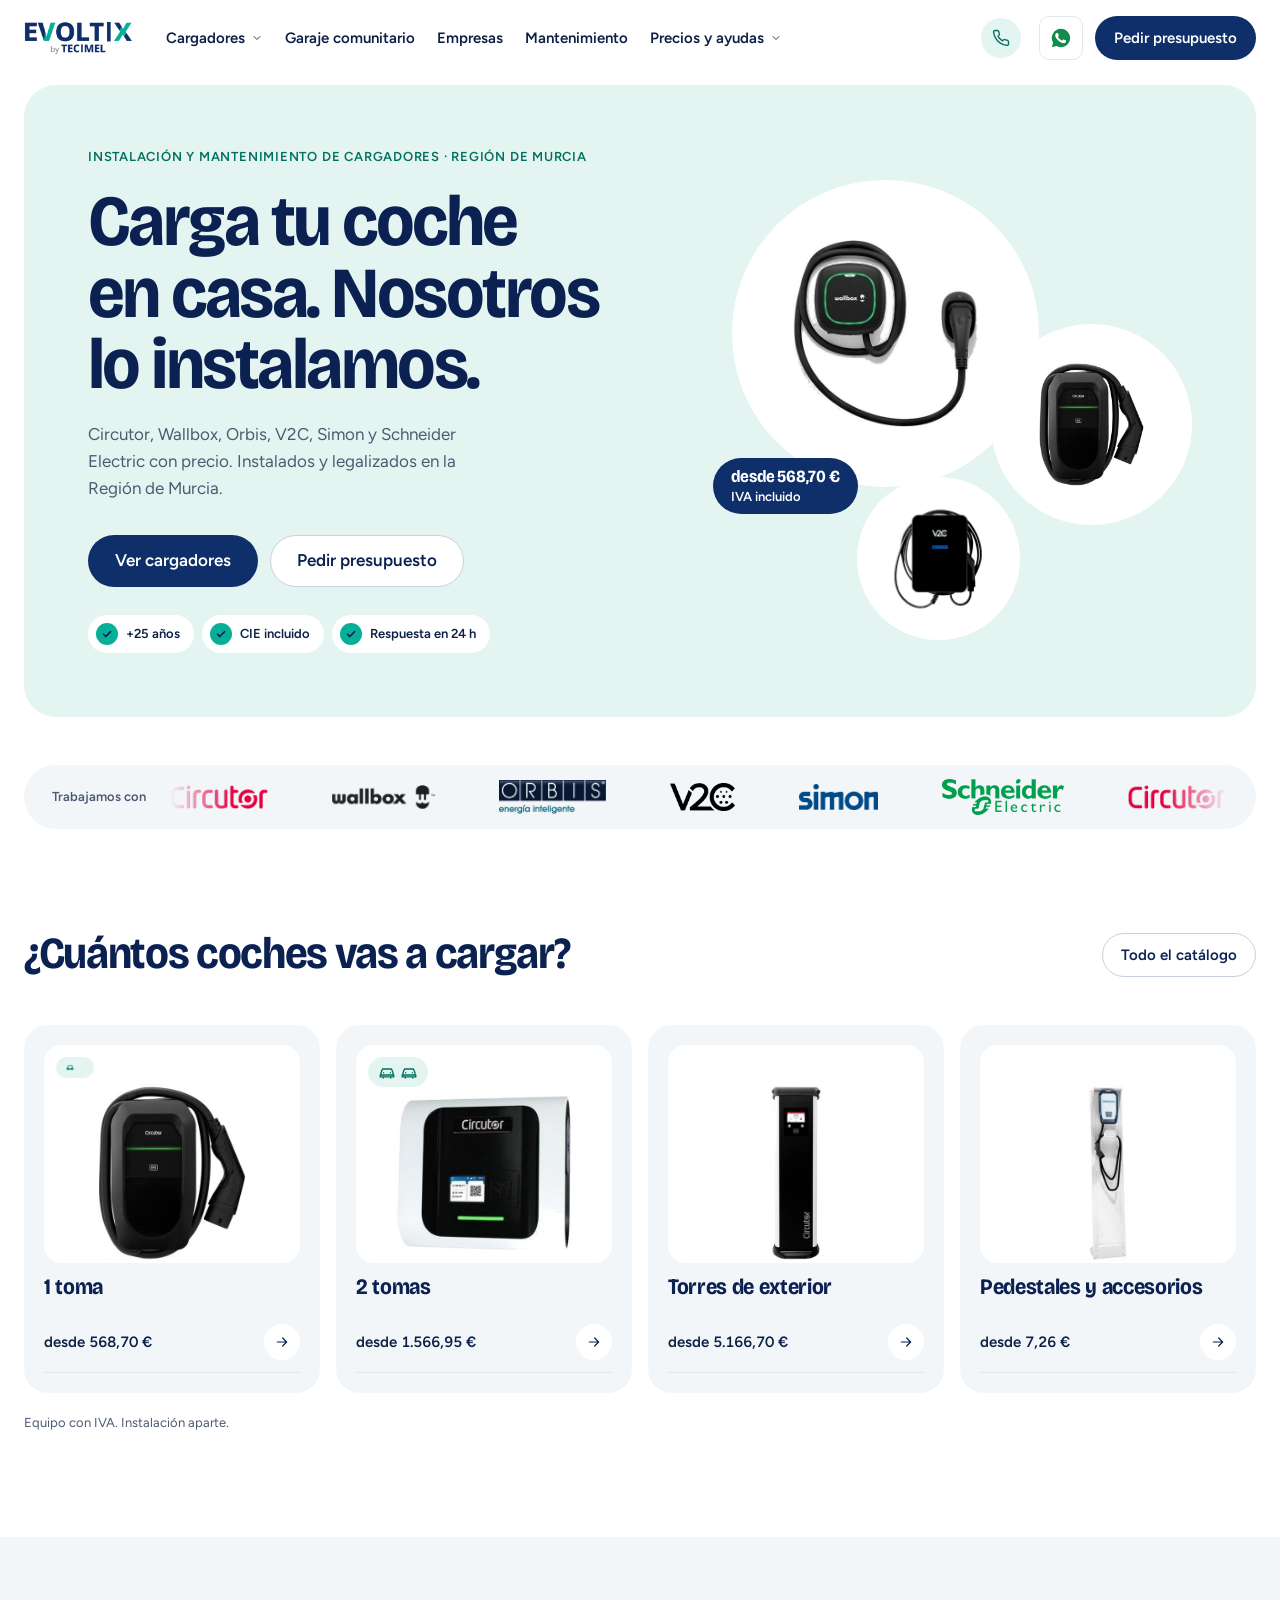
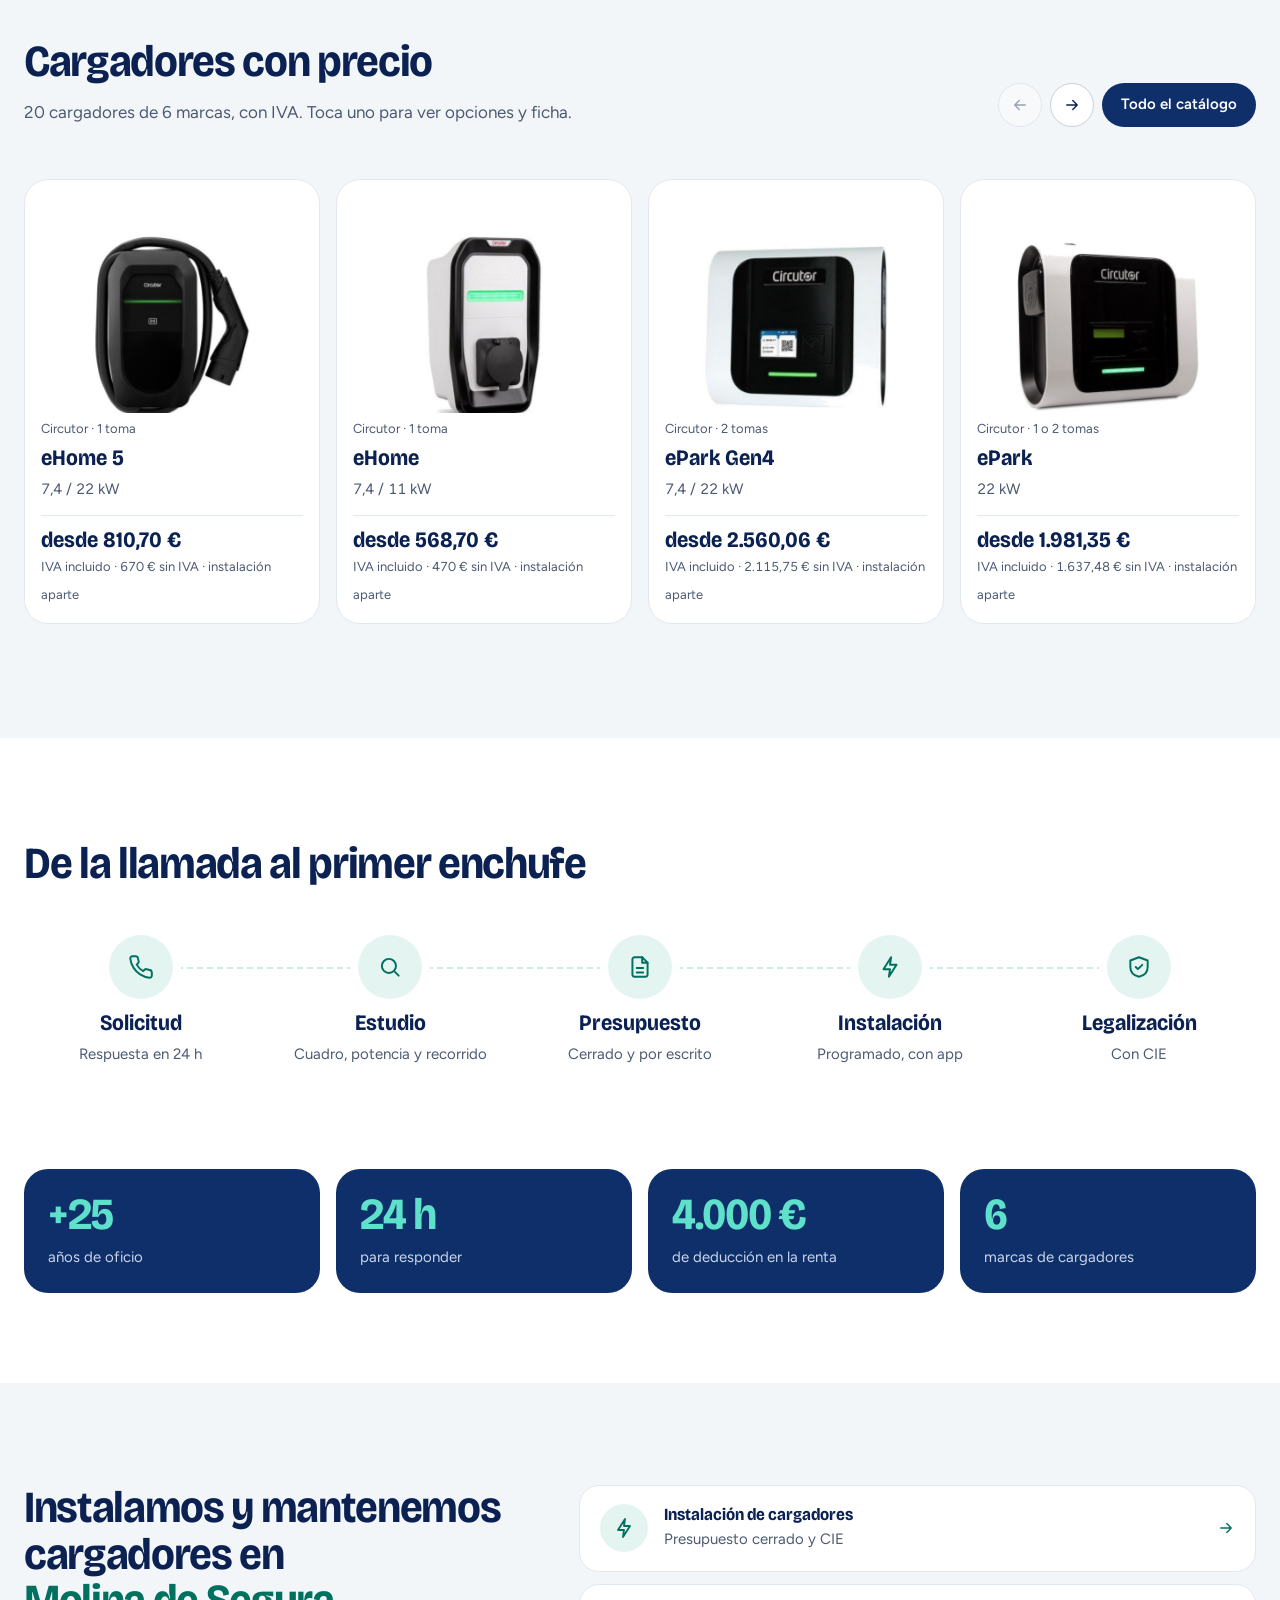
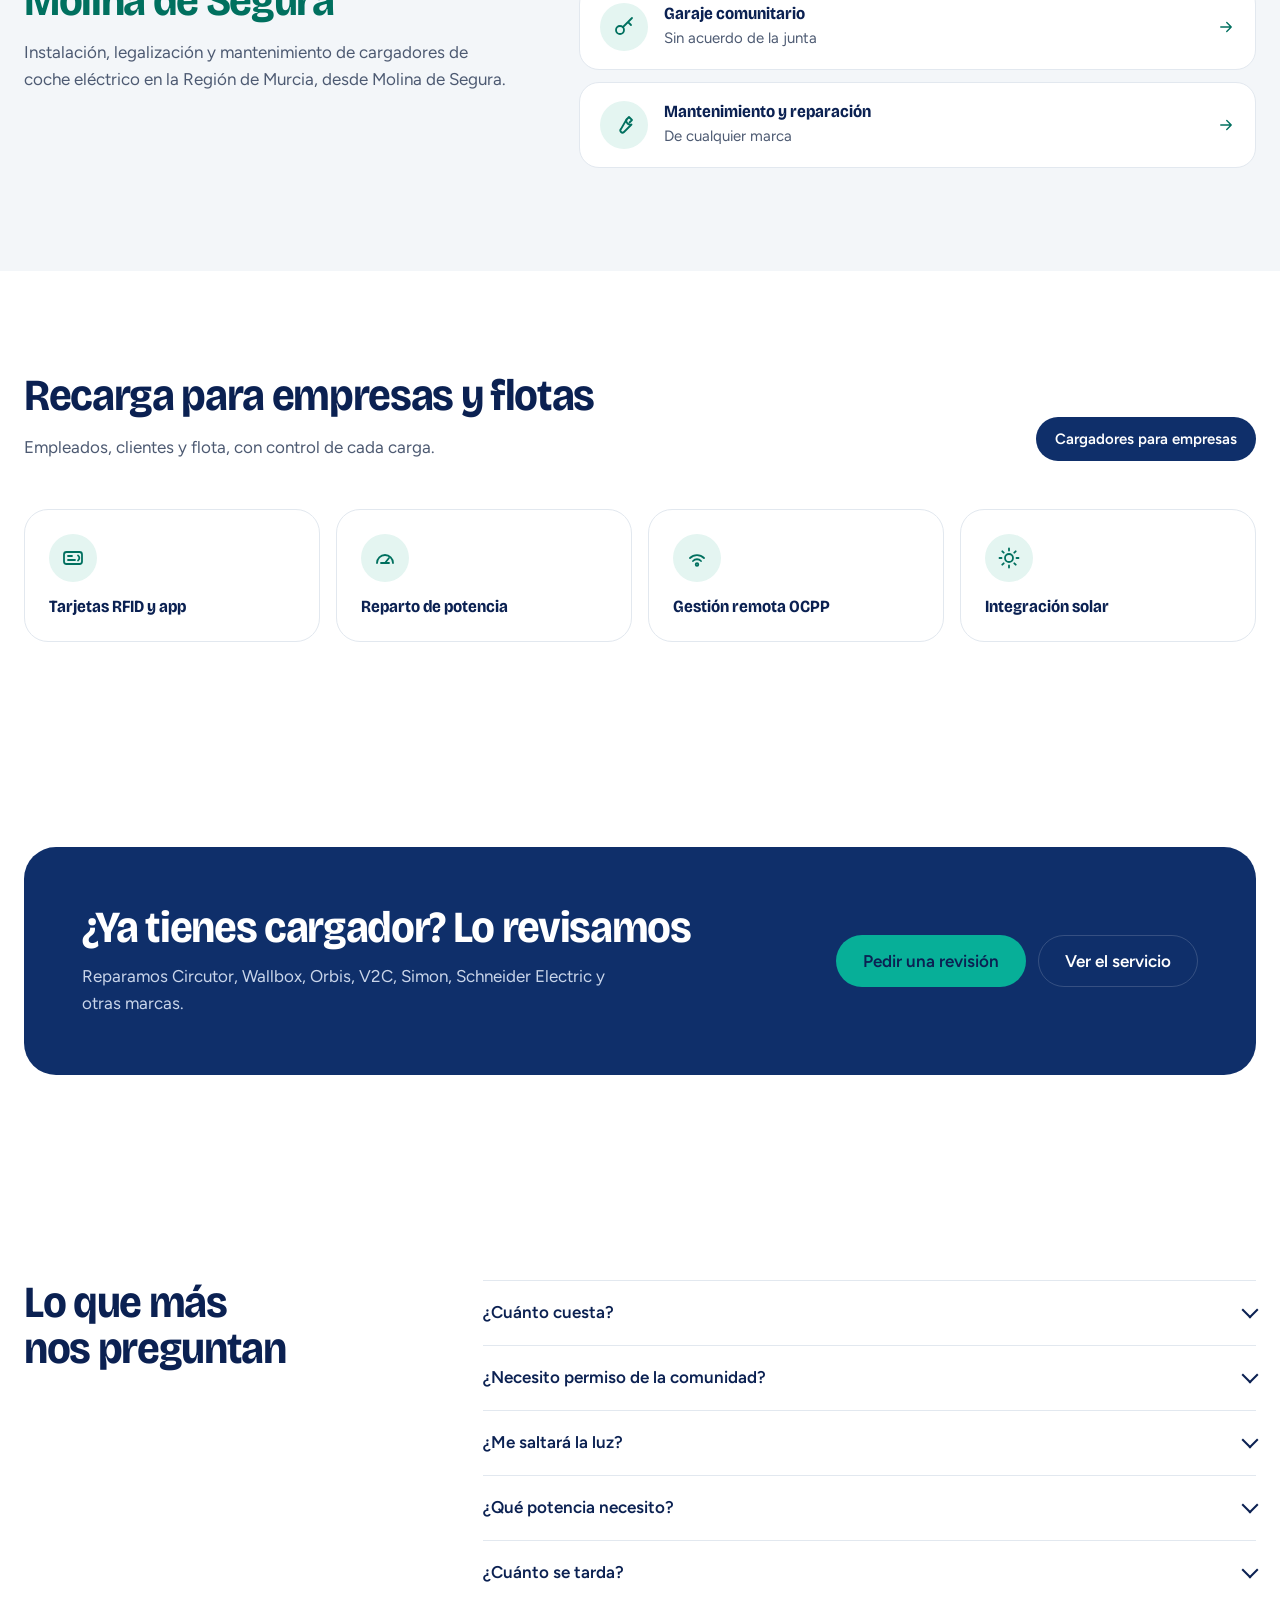
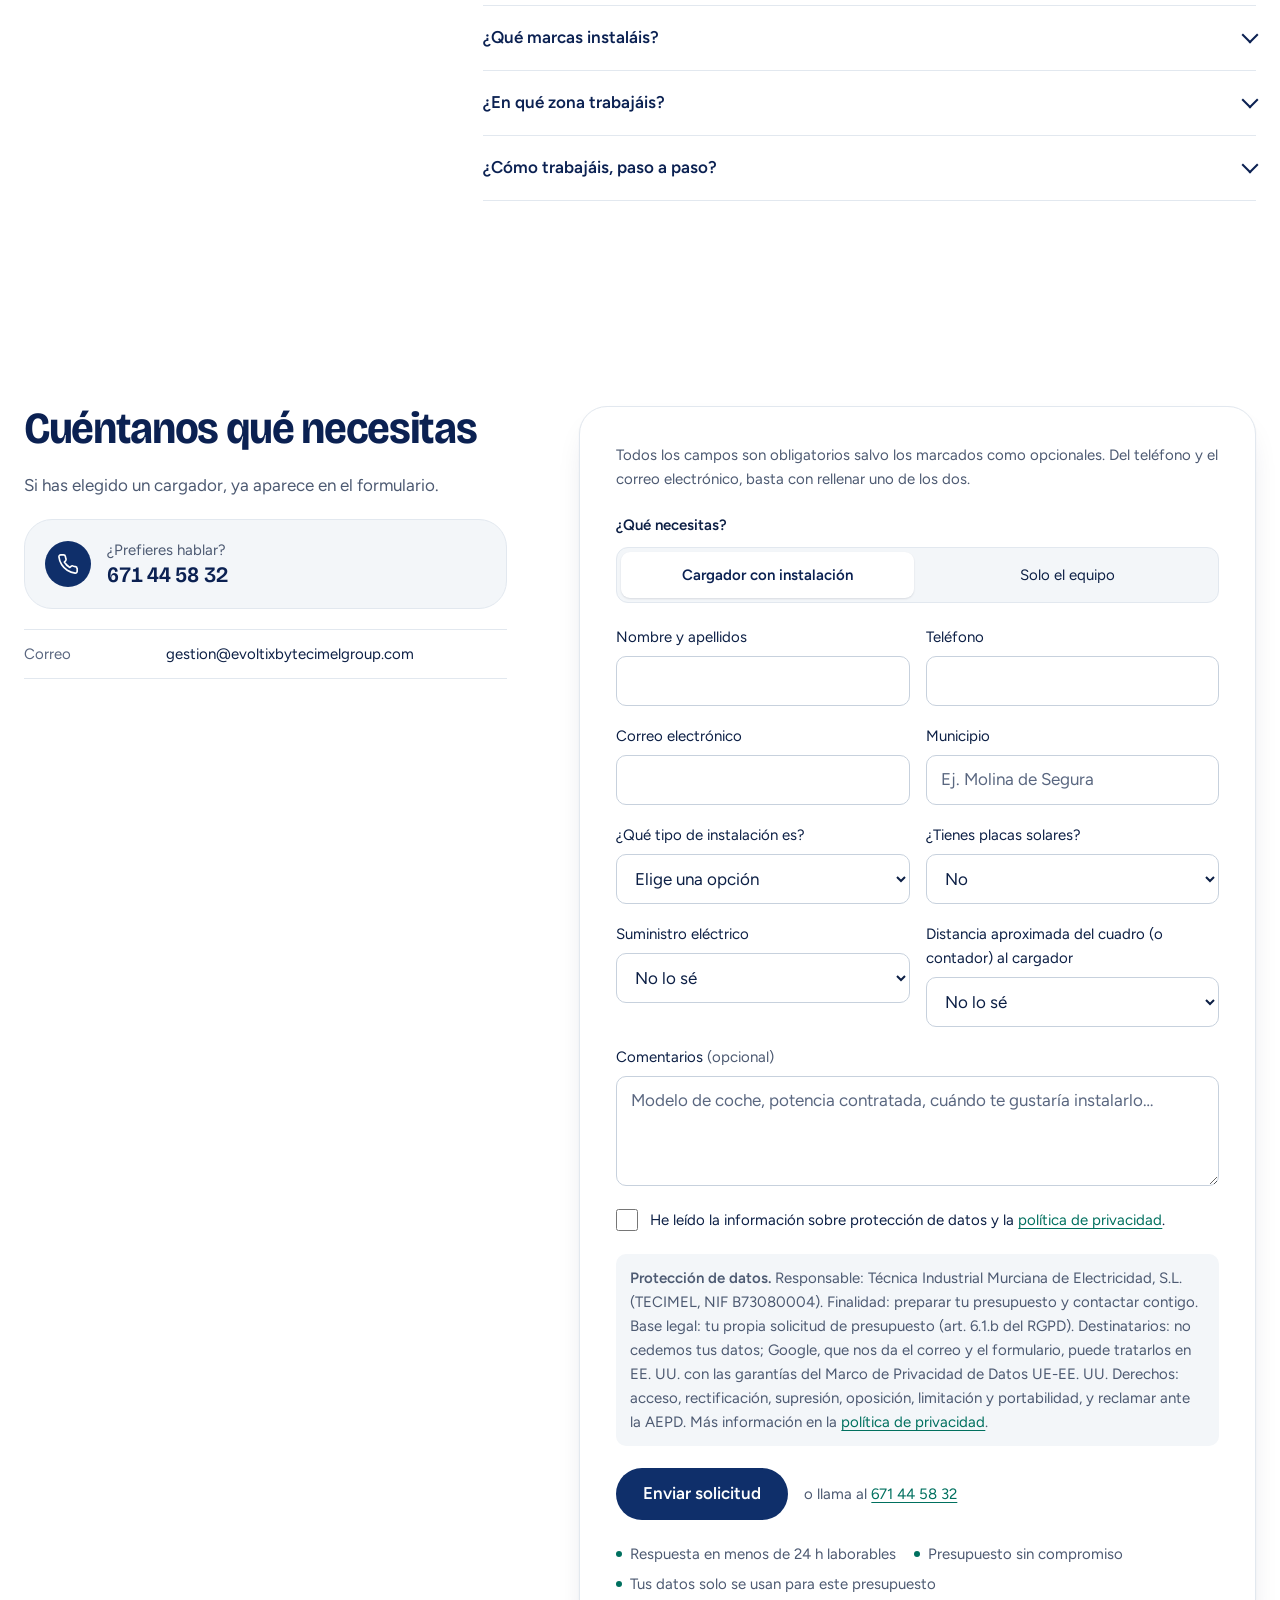
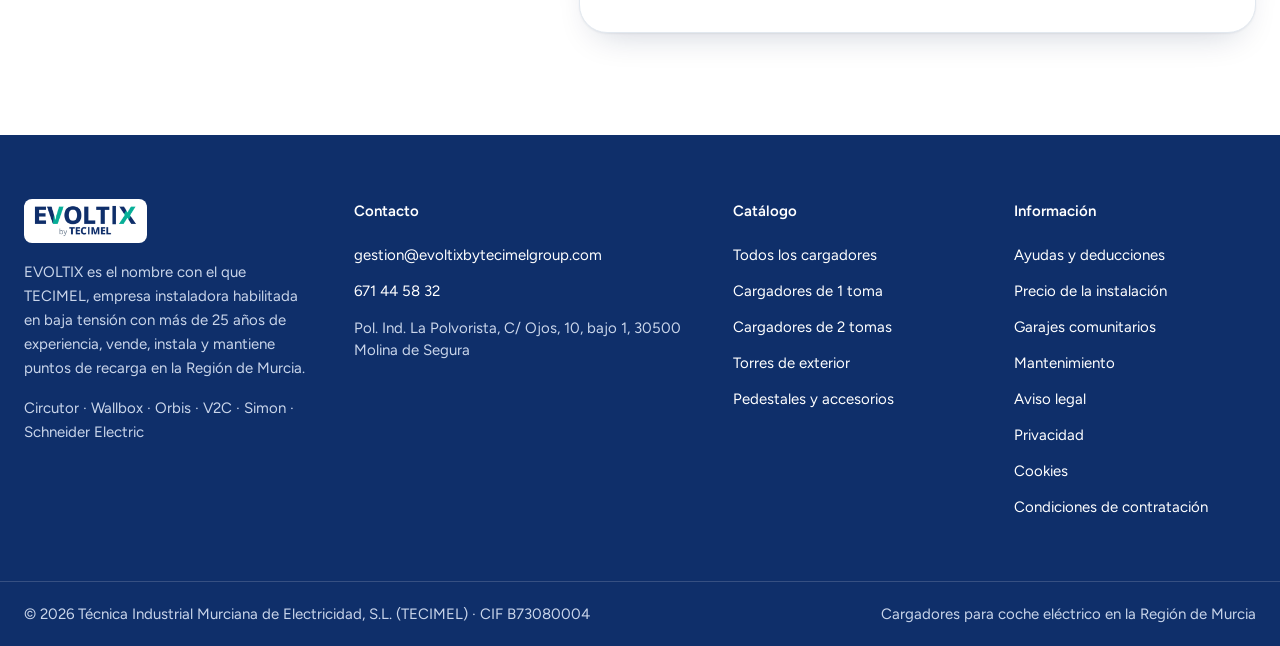
<file: index.html>
<!doctype html>
<html lang="es">
<head>
<meta charset="utf-8">
<meta name="viewport" content="width=device-width, initial-scale=1, viewport-fit=cover">
<title>Instalación de cargadores para coche eléctrico en Murcia | EVOLTIX by TECIMEL</title>
<meta name="claude:viewport-fit-sides" content="cover">
<meta name="description" content="Instalación y mantenimiento de cargadores de coche eléctrico en Murcia. Circutor, Wallbox, Orbis, V2C, Simon y Schneider Electric. Deducción de hasta 4.000 €.">
<link rel="canonical" href="https://evoltixbytecimelgroup.com/">
<meta property="og:type" content="website">
<meta property="og:url" content="https://evoltixbytecimelgroup.com/">
<meta property="og:site_name" content="EVOLTIX by TECIMEL">
<meta property="og:locale" content="es_ES">
<meta name="twitter:card" content="summary_large_image">
<meta property="og:title" content="Instalación de cargadores para coche eléctrico en Murcia | EVOLTIX by TECIMEL">
<meta property="og:description" content="Instalación y mantenimiento de cargadores de coche eléctrico en Murcia. Circutor, Wallbox, Orbis, V2C, Simon y Schneider Electric. Deducción de hasta 4.000 €.">
<meta property="og:image" content="https://evoltixbytecimelgroup.com/img/obras/obra-2.jpg">
<meta name="theme-color" content="#0F2F6A">
<link rel="icon" href="/favicon.ico" sizes="48x48">
<link rel="icon" type="image/png" sizes="96x96" href="img/favicon-96.png">
<link rel="icon" type="image/png" sizes="192x192" href="img/favicon-192.png">
<link rel="apple-touch-icon" sizes="180x180" href="img/favicon-180.png">
<link rel="preload" href="fonts/bricolage-700.woff" as="font" type="font/woff" crossorigin>
<link rel="stylesheet" href="css/styles.css">
<script type="application/ld+json">
{"@context":"https://schema.org","@type":"Electrician","name":"EVOLTIX by TECIMEL","url":"https://evoltixbytecimelgroup.com/","logo":"https://evoltixbytecimelgroup.com/img/logo.png","email":"gestion@evoltixbytecimelgroup.com","telephone":"+34671445832","address":{"@type":"PostalAddress","streetAddress":"Pol. Ind. La Polvorista, C/ Ojos, 10, bajo 1","postalCode":"30500","addressLocality":"Molina de Segura","addressRegion":"Región de Murcia","addressCountry":"ES"},"knowsAbout":["Circutor","Wallbox","Orbis","V2C","Simon","Schneider Electric","Puntos de recarga de vehículo eléctrico"],"areaServed":[{"@type":"AdministrativeArea","name":"Región de Murcia"},{"@type":"City","name":"Molina de Segura"},{"@type":"City","name":"Murcia"},{"@type":"City","name":"Alcantarilla"},{"@type":"City","name":"Las Torres de Cotillas"},{"@type":"City","name":"Alguazas"},{"@type":"City","name":"Lorquí"},{"@type":"City","name":"Ceutí"},{"@type":"City","name":"Archena"},{"@type":"City","name":"Santomera"},{"@type":"City","name":"Fortuna"},{"@type":"City","name":"Cieza"},{"@type":"City","name":"Mula"},{"@type":"City","name":"Alhama de Murcia"},{"@type":"City","name":"Totana"},{"@type":"City","name":"Lorca"},{"@type":"City","name":"Águilas"},{"@type":"City","name":"Mazarrón"},{"@type":"City","name":"Cartagena"},{"@type":"City","name":"Torre-Pacheco"},{"@type":"City","name":"San Javier"},{"@type":"City","name":"San Pedro del Pinatar"},{"@type":"City","name":"Los Alcázares"},{"@type":"City","name":"Yecla"},{"@type":"City","name":"Jumilla"},{"@type":"City","name":"Caravaca de la Cruz"}],"parentOrganization":{"@type":"Organization","name":"TECIMEL","legalName":"Técnica Industrial Murciana de Electricidad, S.L.","taxID":"B73080004"}}
</script>
<script type="application/ld+json">
{"@context": "https://schema.org", "@type": "FAQPage", "mainEntity": [{"@type": "Question", "name": "¿Cuánto cuesta?", "acceptedAnswer": {"@type": "Answer", "text": "El precio total es el del equipo más el de la instalación. El equipo tiene precio en el catálogo. La instalación depende sobre todo de la distancia entre el cuadro o el contador y el cargador, de si hay que pasar por zonas comunes, del estado de tu cuadro eléctrico y de si tu red es monofásica o trifásica. Te damos un presupuesto cerrado, gratis y por escrito antes de empezar. Ver de qué depende el precio."}}, {"@type": "Question", "name": "¿Necesito permiso de la comunidad?", "acceptedAnswer": {"@type": "Answer", "text": "No necesitas un acuerdo de la junta si el punto de recarga es para uso privado y va en tu plaza individual: basta con comunicarlo antes a la comunidad (artículo 17.5 de la Ley de Propiedad Horizontal). El coste de la instalación corre a tu cargo. Te indicamos cómo hacerlo."}}, {"@type": "Question", "name": "¿Me saltará la luz?", "acceptedAnswer": {"@type": "Answer", "text": "Se evita con el control de potencia, también llamado balanceo dinámico: el cargador baja su consumo cuando la casa necesita más energía. La mayoría de los modelos del catálogo lo tienen, aunque no todos, así que te recomendamos uno adecuado para tu potencia contratada."}}, {"@type": "Question", "name": "¿Qué potencia necesito?", "acceptedAnswer": {"@type": "Answer", "text": "Depende de tu potencia contratada, de si tu red es monofásica o trifásica y de la potencia que admite tu coche. En una vivienda monofásica lo habitual son 7,4 kW; con red trifásica se puede llegar a 22 kW. Revisamos tu caso para que no pagues por una potencia que no vas a usar."}}, {"@type": "Question", "name": "¿Cuánto se tarda?", "acceptedAnswer": {"@type": "Answer", "text": "Respondemos a tu solicitud en menos de 24 horas laborables. El plazo de la instalación depende de la obra y del equipo elegido, y lo indicamos en el presupuesto."}}, {"@type": "Question", "name": "¿Qué marcas instaláis?", "acceptedAnswer": {"@type": "Answer", "text": "Circutor, Wallbox, Orbis, V2C, Simon y Schneider Electric. También revisamos y reparamos cargadores de otras marcas, aunque no los hayamos instalado nosotros. Pide una revisión."}}, {"@type": "Question", "name": "¿En qué zona trabajáis?", "acceptedAnswer": {"@type": "Answer", "text": "Tenemos la base en Molina de Segura, en el Polígono Industrial La Polvorista, y vamos a toda la Región de Murcia. TECIMEL lleva más de 25 años haciendo instalaciones eléctricas en la región."}}, {"@type": "Question", "name": "¿Cómo trabajáis, paso a paso?", "acceptedAnswer": {"@type": "Answer", "text": "Nos escribes o llamas y te respondemos en menos de 24 horas laborables. Revisamos tu cuadro, la potencia contratada y el recorrido del cable. Te damos un presupuesto cerrado por escrito, con el equipo y la instalación detallados. Montamos el cargador y lo dejamos programado con control de potencia, app y horarios. Al final, registramos el certificado CIE en Industria y te damos los papeles para la deducción."}}]}
</script>
<script type="application/ld+json">
{"@context": "https://schema.org", "@graph": [{"@type": "Service", "name": "Instalación de cargadores de coche eléctrico", "serviceType": "Instalación de puntos de recarga de vehículo eléctrico", "url": "https://evoltixbytecimelgroup.com/", "brand": [{"@type": "Brand", "name": "Circutor"}, {"@type": "Brand", "name": "Wallbox"}, {"@type": "Brand", "name": "Orbis"}, {"@type": "Brand", "name": "V2C"}, {"@type": "Brand", "name": "Simon"}, {"@type": "Brand", "name": "Schneider Electric"}], "areaServed": {"@type": "AdministrativeArea", "name": "Región de Murcia"}, "provider": {"@type": "Electrician", "name": "EVOLTIX by TECIMEL", "url": "https://evoltixbytecimelgroup.com/", "telephone": "+34671445832"}}, {"@type": "Service", "name": "Mantenimiento y reparación de cargadores de coche eléctrico", "serviceType": "Mantenimiento de puntos de recarga de vehículo eléctrico", "url": "https://evoltixbytecimelgroup.com/mantenimiento-cargador-coche-electrico", "brand": [{"@type": "Brand", "name": "Circutor"}, {"@type": "Brand", "name": "Wallbox"}, {"@type": "Brand", "name": "Orbis"}, {"@type": "Brand", "name": "V2C"}, {"@type": "Brand", "name": "Simon"}, {"@type": "Brand", "name": "Schneider Electric"}], "areaServed": {"@type": "AdministrativeArea", "name": "Región de Murcia"}, "provider": {"@type": "Electrician", "name": "EVOLTIX by TECIMEL", "url": "https://evoltixbytecimelgroup.com/", "telephone": "+34671445832"}}]}
</script>
</head>
<body>
<a class="skip" href="#main">Saltar al contenido</a>
<svg width="0" height="0" style="position:absolute" aria-hidden="true" focusable="false"><defs><symbol id="i-chev" viewBox="0 0 24 24"><g fill="none" stroke="currentColor" stroke-width="1.8" stroke-linecap="round" stroke-linejoin="round"><path d="m6 9 6 6 6-6"/></g></symbol><symbol id="i-arrow" viewBox="0 0 24 24"><g fill="none" stroke="currentColor" stroke-width="1.8" stroke-linecap="round" stroke-linejoin="round"><path d="M5 12h14M13 6l6 6-6 6"/></g></symbol><symbol id="i-check" viewBox="0 0 24 24"><g fill="none" stroke="currentColor" stroke-width="1.8" stroke-linecap="round" stroke-linejoin="round"><path d="M5 12.5l4.5 4.5L19 7.5"/></g></symbol><symbol id="i-tel" viewBox="0 0 24 24"><g fill="none" stroke="currentColor" stroke-width="1.8" stroke-linecap="round" stroke-linejoin="round"><path d="M22 16.9v3a2 2 0 0 1-2.2 2 19.8 19.8 0 0 1-8.6-3.1 19.5 19.5 0 0 1-6-6A19.8 19.8 0 0 1 2.1 4.2 2 2 0 0 1 4.1 2h3a2 2 0 0 1 2 1.7c.1.9.4 1.8.7 2.7a2 2 0 0 1-.5 2.1L8 9.8a16 16 0 0 0 6 6l1.3-1.3a2 2 0 0 1 2.1-.4c.9.3 1.8.6 2.7.7a2 2 0 0 1 1.7 2z"/></g></symbol><symbol id="i-search" viewBox="0 0 24 24"><g fill="none" stroke="currentColor" stroke-width="1.8" stroke-linecap="round" stroke-linejoin="round"><circle cx="11" cy="11" r="6.5"/><path d="m20 20-4.2-4.2"/></g></symbol><symbol id="i-doc" viewBox="0 0 24 24"><g fill="none" stroke="currentColor" stroke-width="1.8" stroke-linecap="round" stroke-linejoin="round"><path d="M14 3H7a2 2 0 0 0-2 2v14a2 2 0 0 0 2 2h10a2 2 0 0 0 2-2V8z"/><path d="M14 3v5h5M9 13h6M9 17h6"/></g></symbol><symbol id="i-bolt" viewBox="0 0 24 24"><g fill="none" stroke="currentColor" stroke-width="1.8" stroke-linecap="round" stroke-linejoin="round"><path d="M13 3 6 14h6l-1 7 7-11h-6z"/></g></symbol><symbol id="i-shield" viewBox="0 0 24 24"><g fill="none" stroke="currentColor" stroke-width="1.8" stroke-linecap="round" stroke-linejoin="round"><path d="M12 3 20 6v6c0 5-3.5 8-8 9-4.5-1-8-4-8-9V6z"/><path d="m9 12 2 2 4-4"/></g></symbol><symbol id="i-car" viewBox="0 0 24 24"><g fill="none" stroke="currentColor" stroke-width="1.8" stroke-linecap="round" stroke-linejoin="round"><path d="M4 16v-3l2-5h12l2 5v3M3 16h18v2.5H3zM7 18.5V20M17 18.5V20M7.5 13h.01M16.5 13h.01"/></g></symbol><symbol id="i-card" viewBox="0 0 24 24"><g fill="none" stroke="currentColor" stroke-width="1.8" stroke-linecap="round" stroke-linejoin="round"><rect x="3" y="6" width="18" height="12" rx="2.5"/><path d="M7 10h4M7 14h7"/><path d="M17 9.5a3 3 0 0 1 0 5"/></g></symbol><symbol id="i-gauge" viewBox="0 0 24 24"><g fill="none" stroke="currentColor" stroke-width="1.8" stroke-linecap="round" stroke-linejoin="round"><path d="M4 17a8 8 0 1 1 16 0"/><path d="m12 17 4-5"/><path d="M8 17h8"/></g></symbol><symbol id="i-signal" viewBox="0 0 24 24"><g fill="none" stroke="currentColor" stroke-width="1.8" stroke-linecap="round" stroke-linejoin="round"><path d="M5 12a10 10 0 0 1 14 0M8 15a5.5 5.5 0 0 1 8 0"/><circle cx="12" cy="18.5" r="1.3"/></g></symbol><symbol id="i-sun" viewBox="0 0 24 24"><g fill="none" stroke="currentColor" stroke-width="1.8" stroke-linecap="round" stroke-linejoin="round"><circle cx="12" cy="12" r="4"/><path d="M12 2.5v2M12 19.5v2M2.5 12h2M19.5 12h2M5.3 5.3l1.4 1.4M17.3 17.3l1.4 1.4M5.3 18.7l1.4-1.4M17.3 6.7l1.4-1.4"/></g></symbol><symbol id="i-wrench" viewBox="0 0 24 24"><g fill="none" stroke="currentColor" stroke-width="1.8" stroke-linecap="round" stroke-linejoin="round"><path d="M14.5 6.5a4 4 0 0 0 5 5L12 19a2.1 2.1 0 0 1-3-3z"/><path d="M14.5 6.5 17 4l3 3-2.5 2.5"/></g></symbol><symbol id="i-plug" viewBox="0 0 24 24"><g fill="none" stroke="currentColor" stroke-width="1.8" stroke-linecap="round" stroke-linejoin="round"><path d="M9 2v5M15 2v5M6 7h12v4a6 6 0 0 1-12 0zM12 17v5"/></g></symbol><symbol id="i-pin" viewBox="0 0 24 24"><g fill="none" stroke="currentColor" stroke-width="1.8" stroke-linecap="round" stroke-linejoin="round"><path d="M12 21s-7-6.2-7-11.5a7 7 0 0 1 14 0C19 14.8 12 21 12 21z"/><circle cx="12" cy="9.5" r="2.5"/></g></symbol><symbol id="i-euro" viewBox="0 0 24 24"><g fill="none" stroke="currentColor" stroke-width="1.8" stroke-linecap="round" stroke-linejoin="round"><path d="M17 6.5A7 7 0 1 0 17 17.5M4 10h9M4 14h9"/></g></symbol><symbol id="i-key" viewBox="0 0 24 24"><g fill="none" stroke="currentColor" stroke-width="1.8" stroke-linecap="round" stroke-linejoin="round"><circle cx="8" cy="15" r="4"/><path d="m11 12 9-9M16 7l3 3"/></g></symbol><symbol id="i-people" viewBox="0 0 24 24"><g fill="none" stroke="currentColor" stroke-width="1.8" stroke-linecap="round" stroke-linejoin="round"><circle cx="9" cy="8" r="3.5"/><path d="M2.5 20a6.5 6.5 0 0 1 13 0M16 4.5a3.5 3.5 0 0 1 0 7M18 14a6.5 6.5 0 0 1 3.5 6"/></g></symbol><symbol id="i-home" viewBox="0 0 24 24"><g fill="none" stroke="currentColor" stroke-width="1.8" stroke-linecap="round" stroke-linejoin="round"><path d="M3 11 12 4l9 7v9a1 1 0 0 1-1 1h-5v-6H9v6H4a1 1 0 0 1-1-1z"/></g></symbol><symbol id="i-clock" viewBox="0 0 24 24"><g fill="none" stroke="currentColor" stroke-width="1.8" stroke-linecap="round" stroke-linejoin="round"><circle cx="12" cy="12" r="8.5"/><path d="M12 7.5V12l3 2"/></g></symbol><symbol id="i-cable" viewBox="0 0 24 24"><g fill="none" stroke="currentColor" stroke-width="1.8" stroke-linecap="round" stroke-linejoin="round"><path d="M7 3v4M11 3v4M5 7h8v3a4 4 0 0 1-8 0zM9 14v2a4 4 0 0 0 8 0V8a3 3 0 0 1 6 0"/></g></symbol><symbol id="i-refresh" viewBox="0 0 24 24"><g fill="none" stroke="currentColor" stroke-width="1.8" stroke-linecap="round" stroke-linejoin="round"><path d="M20 11A8 8 0 0 0 5.7 6.3L4 8M4 4v4h4M4 13a8 8 0 0 0 14.3 4.7L20 16M20 20v-4h-4"/></g></symbol><symbol id="i-alert" viewBox="0 0 24 24"><g fill="none" stroke="currentColor" stroke-width="1.8" stroke-linecap="round" stroke-linejoin="round"><path d="M12 3 2 20h20z"/><path d="M12 10v4M12 17h.01"/></g></symbol></defs></svg>
<header class="mainbar" id="mainbar"><div class="wrap">
  <a class="logo" href="index.html" aria-label="EVOLTIX by TECIMEL, inicio"><img src="img/logo.png" alt="EVOLTIX by TECIMEL" width="116" height="36"></a>
  <nav class="nav" aria-label="Principal">
    <div class="dd">
      <button type="button" aria-expanded="false" aria-controls="dd-cg">Cargadores <svg width="12" height="12" aria-hidden="true"><use href="#i-chev"/></svg></button>
      <div class="dd-menu" id="dd-cg">
        <a href="catalogo.html"><b>Todo el catálogo</b><span>6 marcas, con precio</span></a>
        <a href="catalogo.html#uso-1"><b>Cargadores de 1 toma</b><span>Un coche</span></a>
        <a href="catalogo.html#uso-2"><b>Cargadores de 2 tomas</b><span>Dos coches a la vez</span></a>
        <a href="catalogo.html#uso-exterior"><b>Torres de exterior</b><span>Aparcamientos al aire libre</span></a>
        <a href="catalogo.html#uso-accesorio"><b>Pedestales y accesorios</b><span>Pedestales y tarjetas RFID</span></a>
      </div>
    </div>
    <a href="garaje-comunitario.html">Garaje comunitario</a>
    <a href="index.html#empresas">Empresas</a>
    <a href="mantenimiento-cargador-coche-electrico.html">Mantenimiento</a>
    <div class="dd">
      <button type="button" aria-expanded="false" aria-controls="dd-pa">Precios y ayudas <svg width="12" height="12" aria-hidden="true"><use href="#i-chev"/></svg></button>
      <div class="dd-menu" id="dd-pa">
        <a href="precio-instalacion-cargador.html"><b>Precio de la instalación</b><span>Qué incluye y de qué depende</span></a>
        <a href="ayudas.html"><b>Ayudas y deducciones</b><span>Hasta 4.000 € en la renta</span></a>
      </div>
    </div>
  </nav>
  <div class="head-cta">
    <a class="head-tel" data-tel-wrap href="tel:+34671445832" aria-label="Llamar al 671 44 58 32"><span class="ic"><svg width="18" height="18" aria-hidden="true"><use href="#i-tel"/></svg></span><span data-tel>671 44 58 32</span></a>
    <a class="btn btn-primary btn-sm cta-long" href="#contacto">Pedir presupuesto</a>
    <a class="btn btn-primary btn-sm cta-short" href="#contacto">Presupuesto</a>
    <button class="menu-btn" type="button" aria-controls="mnav" aria-expanded="false" aria-label="Abrir menú"><svg width="22" height="22" viewBox="0 0 24 24" fill="none" stroke="currentColor" stroke-width="2" stroke-linecap="round" aria-hidden="true"><path d="M4 8h16M4 16h16"/></svg></button>
  </div>
</div></header>
<div class="mnav" id="mnav" role="dialog" aria-modal="true" aria-label="Menú">
  <div class="mnav-top"><img src="img/logo.png" alt="EVOLTIX by TECIMEL" width="103" height="32"><button class="menu-btn" type="button" data-close style="display:grid" aria-label="Cerrar menú"><svg width="22" height="22" viewBox="0 0 24 24" fill="none" stroke="currentColor" stroke-width="2" stroke-linecap="round" aria-hidden="true"><path d="M6 6l12 12M18 6 6 18"/></svg></button></div>
  <div class="mnav-body">
    <a href="index.html">Inicio</a>
    <div class="grp">Cargadores</div>
    <a href="catalogo.html">Todo el catálogo</a><a href="catalogo.html#uso-1">Cargadores de 1 toma</a><a href="catalogo.html#uso-2">Cargadores de 2 tomas</a><a href="catalogo.html#uso-exterior">Torres de exterior</a><a href="catalogo.html#uso-accesorio">Pedestales y accesorios</a>
    <div class="grp">Servicios</div>
    <a href="garaje-comunitario.html">Garaje comunitario</a><a href="index.html#empresas">Empresas y flotas</a><a href="mantenimiento-cargador-coche-electrico.html">Mantenimiento y reparación</a>
    <div class="grp">Precios y ayudas</div>
    <a href="precio-instalacion-cargador.html">Precio de la instalación</a><a href="ayudas.html">Ayudas y deducciones</a>
  </div>
  <div class="mnav-foot"><a class="btn btn-primary btn-lg" href="#contacto">Pedir presupuesto</a><a class="btn btn-secondary btn-lg" data-tel-wrap href="tel:+34671445832">Llamar al <span data-tel>671 44 58 32</span></a></div>
</div>

<main id="main" tabindex="-1">

<!-- ========== HÉROE: tarjeta menta con los cargadores y los dos accesos ========== -->
<section class="hero" aria-labelledby="h1"><div class="wrap">
  <div class="hcard">
    <div class="hcopy" data-enter>
      <p class="eyebrow">Instalación y mantenimiento de cargadores · Región de Murcia</p>
      <h1 id="h1">Carga tu coche en casa. Nosotros lo instalamos.</h1>
      <p class="lead">Circutor, Wallbox, Orbis, V2C, Simon y Schneider Electric con precio. Instalados y legalizados en la Región de Murcia.</p>
      <div class="actions"><a class="btn btn-primary btn-lg" href="catalogo.html">Ver cargadores</a><a class="btn btn-secondary btn-lg" href="#contacto">Pedir presupuesto</a></div>
      <ul class="chips" aria-label="Garantías">
        <li class="chip"><i aria-hidden="true"><svg width="12" height="12" viewBox="0 0 24 24" fill="none" stroke="currentColor" stroke-width="3.5" stroke-linecap="round" stroke-linejoin="round"><path d="M5 12.5l4.5 4.5L19 7.5"/></svg></i>+25 años</li>
        <li class="chip"><i aria-hidden="true"><svg width="12" height="12" viewBox="0 0 24 24" fill="none" stroke="currentColor" stroke-width="3.5" stroke-linecap="round" stroke-linejoin="round"><path d="M5 12.5l4.5 4.5L19 7.5"/></svg></i>CIE incluido</li>
        <li class="chip"><i aria-hidden="true"><svg width="12" height="12" viewBox="0 0 24 24" fill="none" stroke="currentColor" stroke-width="3.5" stroke-linecap="round" stroke-linejoin="round"><path d="M5 12.5l4.5 4.5L19 7.5"/></svg></i>Respuesta en 24&nbsp;h</li>
      </ul>
    </div>
    <div class="stage" data-enter>
      <a class="disc d1" href="catalogo.html#p-WAL-01" aria-label="Ver Wallbox Pulsar Max"><img src="img/productos/wallbox-pulsar-max.jpg" alt="Cargador Wallbox Pulsar Max" width="500" height="500" fetchpriority="high"></a>
      <a class="disc d2" href="catalogo.html#p-CIR-01" aria-label="Ver Circutor eHome 5"><img src="img/productos/circutor-ehome-5-cable.jpg" alt="Cargador Circutor eHome 5" width="500" height="500"></a>
      <a class="disc d3" href="catalogo.html#p-V2C-01" aria-label="Ver V2C Trydan"><img src="img/productos/v2c-trydan.jpg" alt="Cargador V2C Trydan" width="500" height="500"></a>
      <p class="pill"><b data-price="min">desde 568,70&nbsp;€</b>IVA incluido</p>
    </div>
  </div>
</div></section>

<!-- ========== MARCAS: barra animada; Simon y Schneider Electric aparecen solos cuando existan sus logos ========== -->
<section class="mq-wrap" aria-label="Marcas que instalamos"><div class="wrap"><div class="mq-strip">
  <p class="mq-t">Trabajamos con</p>
  <div class="mq"><ul class="mq-track" data-brands><li><img src="img/marcas/circutor-logo.png" alt="Circutor" width="452" height="111" loading="lazy"></li><li><img src="img/marcas/wallbox-logo.png" alt="Wallbox" width="223" height="52" class="wallbox" loading="lazy"></li><li><img src="img/marcas/orbis-logo.png" alt="Orbis" width="222" height="70" class="orbis" loading="lazy"></li><li><img src="img/marcas/v2c-logo.png" alt="V2C" width="400" height="173" loading="lazy"></li></ul></div>
</div></div></section>

<!-- ========== USOS: acceso directo al catálogo filtrado ========== -->
<section class="section" id="cargadores" aria-labelledby="uso-t"><div class="wrap">
  <div class="sec-head split"><div class="sh"><h2 id="uso-t">¿Cuántos coches vas a cargar?</h2></div><a class="btn btn-secondary btn-sm" href="catalogo.html">Todo el catálogo</a></div>
  <ul class="uses">
    <li><a class="use" href="catalogo.html#uso-1"><span class="ph"><span class="cars" aria-hidden="true"><svg width="18" height="18"><use href="#i-car"/></svg></span><img src="img/productos/circutor-ehome-5-cable.jpg" alt="" width="500" height="500" loading="lazy"></span><b>1 toma</b><span class="row"><span data-price="uso:1">desde 568,70&nbsp;€</span><span class="go" aria-hidden="true"><svg width="16" height="16"><use href="#i-arrow"/></svg></span></span></a></li>
    <li><a class="use" href="catalogo.html#uso-2"><span class="ph"><span class="cars" aria-hidden="true"><svg width="18" height="18"><use href="#i-car"/></svg><svg width="18" height="18"><use href="#i-car"/></svg></span><img src="img/productos/circutor-epark-gen4.jpg" alt="" width="500" height="500" loading="lazy"></span><b>2 tomas</b><span class="row"><span data-price="uso:2">desde 1.566,95&nbsp;€</span><span class="go" aria-hidden="true"><svg width="16" height="16"><use href="#i-arrow"/></svg></span></span></a></li>
    <li><a class="use" href="catalogo.html#uso-exterior"><span class="ph"><img src="img/productos/circutor-urban-t22-gen4.jpg" alt="" width="500" height="500" loading="lazy"></span><b>Torres de exterior</b><span class="row"><span data-price="uso:exterior">desde 5.166,70&nbsp;€</span><span class="go" aria-hidden="true"><svg width="16" height="16"><use href="#i-arrow"/></svg></span></span></a></li>
    <li><a class="use" href="catalogo.html#uso-accesorio"><span class="ph"><img src="img/productos/circutor-pd10-fm1.jpg" alt="" width="500" height="500" loading="lazy"></span><b>Pedestales y accesorios</b><span class="row"><span data-price="uso:accesorio">desde 7,26&nbsp;€</span><span class="go" aria-hidden="true"><svg width="16" height="16"><use href="#i-arrow"/></svg></span></span></a></li>
  </ul>
  <p class="note uses-note">Equipo con IVA. Instalación aparte.</p>
</div></section>

<!-- ========== CATÁLOGO EN LA PORTADA: cargadores con precio, generados desde js/catalogo-data.js ========== -->
<section class="section tint" id="catalogo-portada" aria-labelledby="rail-t"><div class="wrap">
  <div class="sec-head split"><div class="sh"><h2 id="rail-t">Cargadores con precio</h2><p class="lead" data-rail-count>Del catálogo, con IVA. Toca uno para ver opciones y ficha.</p></div>
    <div class="rail-nav"><button class="rbtn" type="button" data-rail="-1" aria-label="Cargadores anteriores"><svg width="18" height="18" aria-hidden="true" style="transform:scaleX(-1)"><use href="#i-arrow"/></svg></button><button class="rbtn" type="button" data-rail="1" aria-label="Más cargadores"><svg width="18" height="18" aria-hidden="true"><use href="#i-arrow"/></svg></button><a class="btn btn-primary btn-sm" href="catalogo.html">Todo el catálogo</a></div></div>
  <ul class="rail" id="rail" tabindex="0" aria-label="Cargadores del catálogo"><li class="rail-empty"><a class="tlink" href="catalogo.html">Ver el catálogo de cargadores</a></li></ul>
</div></section>

<!-- ========== PROCESO ========== -->
<section class="section" id="proceso" aria-labelledby="proc-t"><div class="wrap">
  <div class="sec-head"><h2 id="proc-t">De la llamada al primer enchufe</h2></div>
  <ol class="steps">
    <li><span class="ic" aria-hidden="true"><svg width="26" height="26"><use href="#i-tel"/></svg></span><b>Solicitud</b><span>Respuesta en 24&nbsp;h</span></li>
    <li><span class="ic" aria-hidden="true"><svg width="26" height="26"><use href="#i-search"/></svg></span><b>Estudio</b><span>Cuadro, potencia y recorrido</span></li>
    <li><span class="ic" aria-hidden="true"><svg width="26" height="26"><use href="#i-doc"/></svg></span><b>Presupuesto</b><span>Cerrado y por escrito</span></li>
    <li><span class="ic" aria-hidden="true"><svg width="26" height="26"><use href="#i-bolt"/></svg></span><b>Instalación</b><span>Programado, con app</span></li>
    <li><span class="ic" aria-hidden="true"><svg width="26" height="26"><use href="#i-shield"/></svg></span><b>Legalización</b><span>Con CIE</span></li>
  </ol>
</div></section>

<!-- ========== CIFRAS ========== -->
<section class="nums-sec" aria-labelledby="nums-t"><div class="wrap">
  <h2 class="visually-hidden" id="nums-t">TECIMEL en cifras</h2>
  <ul class="nums">
    <li><b>+25</b><span>años de oficio</span></li>
    <li><b>24&nbsp;h</b><span>para responder</span></li>
    <li><a href="ayudas.html"><b>4.000&nbsp;€</b><span>de deducción en la renta</span></a></li>
    <li><b>6</b><span>marcas de cargadores</span></li>
  </ul>
</div></section>

<!-- ========== ZONA Y SERVICIOS: texto para búsquedas locales, con el municipio rotando ========== -->
<section class="section tint" id="zona" aria-labelledby="zona-t"><div class="wrap split2 top">
  <div class="sec-head flush">
    <h2 id="zona-t" class="rot-h">Instalamos y mantenemos cargadores en <span class="rot" aria-hidden="true"><span class="on">Molina de Segura</span><span>Murcia</span><span>Cartagena</span><span>Lorca</span><span>Alcantarilla</span><span>Cieza</span><span>Yecla</span><span>toda la Región</span></span><span class="visually-hidden">toda la Región de Murcia</span></h2>
    <p class="lead">Instalación, legalización y mantenimiento de cargadores de coche eléctrico en la Región de Murcia, desde Molina de Segura.</p>
  </div>
  <ul class="svc-links">
    <li><a href="precio-instalacion-cargador.html"><span class="ic" aria-hidden="true"><svg width="24" height="24"><use href="#i-bolt"/></svg></span><span><b>Instalación de cargadores</b><span>Presupuesto cerrado y CIE</span></span><svg class="arr" width="18" height="18" aria-hidden="true"><use href="#i-arrow"/></svg></a></li>
    <li><a href="garaje-comunitario.html"><span class="ic" aria-hidden="true"><svg width="24" height="24"><use href="#i-key"/></svg></span><span><b>Garaje comunitario</b><span>Sin acuerdo de la junta</span></span><svg class="arr" width="18" height="18" aria-hidden="true"><use href="#i-arrow"/></svg></a></li>
    <li><a href="mantenimiento-cargador-coche-electrico.html"><span class="ic" aria-hidden="true"><svg width="24" height="24"><use href="#i-wrench"/></svg></span><span><b>Mantenimiento y reparación</b><span>De cualquier marca</span></span><svg class="arr" width="18" height="18" aria-hidden="true"><use href="#i-arrow"/></svg></a></li>
  </ul>
</div></section>

<!-- ========== EMPRESAS ========== -->
<section class="section" id="empresas" aria-labelledby="emp-t"><div class="wrap">
  <div class="sec-head split"><div class="sh"><h2 id="emp-t">Recarga para empresas y flotas</h2><p class="lead">Empleados, clientes y flota, con control de cada carga.</p></div><div class="actions"><a class="btn btn-primary btn-sm" href="catalogo.html#uso-empresa">Cargadores para empresas</a></div></div>
  <ul class="tiles">
    <li><span class="ic" aria-hidden="true"><svg width="24" height="24"><use href="#i-card"/></svg></span><b>Tarjetas RFID y app</b></li>
    <li><span class="ic" aria-hidden="true"><svg width="24" height="24"><use href="#i-gauge"/></svg></span><b>Reparto de potencia</b></li>
    <li><span class="ic" aria-hidden="true"><svg width="24" height="24"><use href="#i-signal"/></svg></span><b>Gestión remota OCPP</b></li>
    <li><span class="ic" aria-hidden="true"><svg width="24" height="24"><use href="#i-sun"/></svg></span><b>Integración solar</b></li>
  </ul>
</div></section>

<!-- ========== MANTENIMIENTO ========== -->
<section class="section" id="mantenimiento-info" aria-labelledby="mant-t"><div class="wrap"><div class="band band-card cta-end"><div class="sh"><h2 id="mant-t">¿Ya tienes cargador? Lo revisamos</h2><p class="lead">Reparamos Circutor, Wallbox, Orbis, V2C, Simon, Schneider Electric y otras marcas.</p></div><div class="actions"><a class="btn btn-primary btn-lg" href="#contacto" data-mant>Pedir una revisión</a><a class="btn btn-secondary btn-lg" href="mantenimiento-cargador-coche-electrico.html">Ver el servicio</a></div></div></div></section>

<!-- ========== PREGUNTAS FRECUENTES: aquí va el detalle que no cabe arriba ========== -->
<section class="section faq" id="preguntas"><div class="wrap faq-wrap">
  <div class="sec-head"><h2>Lo que más nos preguntan</h2></div>
  <div class="faq-list">
    <details><summary>¿Cuánto cuesta?</summary><div class="faq-a"><p>El precio total es el del equipo más el de la instalación. El equipo tiene precio en el <a href="catalogo.html">catálogo</a>. La instalación depende sobre todo de la distancia entre el cuadro o el contador y el cargador, de si hay que pasar por zonas comunes, del estado de tu cuadro eléctrico y de si tu red es monofásica o trifásica. Te damos un presupuesto cerrado, gratis y por escrito antes de empezar. <a href="precio-instalacion-cargador.html">Ver de qué depende el precio</a>.</p></div></details>
    <details><summary>¿Necesito permiso de la comunidad?</summary><div class="faq-a"><p>No necesitas un acuerdo de la junta si el punto de recarga es para uso privado y va en tu plaza individual: basta con comunicarlo antes a la comunidad (artículo 17.5 de la Ley de Propiedad Horizontal). El coste de la instalación corre a tu cargo. Te indicamos cómo hacerlo.</p></div></details>
    <details><summary>¿Me saltará la luz?</summary><div class="faq-a"><p>Se evita con el control de potencia, también llamado balanceo dinámico: el cargador baja su consumo cuando la casa necesita más energía. La mayoría de los modelos del catálogo lo tienen, aunque no todos, así que te recomendamos uno adecuado para tu potencia contratada.</p></div></details>
    <details><summary>¿Qué potencia necesito?</summary><div class="faq-a"><p>Depende de tu potencia contratada, de si tu red es monofásica o trifásica y de la potencia que admite tu coche. En una vivienda monofásica lo habitual son 7,4 kW; con red trifásica se puede llegar a 22 kW. Revisamos tu caso para que no pagues por una potencia que no vas a usar.</p></div></details>
    <details><summary>¿Cuánto se tarda?</summary><div class="faq-a"><p>Respondemos a tu solicitud en menos de 24 horas laborables. El plazo de la instalación depende de la obra y del equipo elegido, y lo indicamos en el presupuesto.</p></div></details>
    <details><summary>¿Qué marcas instaláis?</summary><div class="faq-a"><p>Circutor, Wallbox, Orbis, V2C, Simon y Schneider Electric. También revisamos y reparamos cargadores de otras marcas, aunque no los hayamos instalado nosotros. <a href="#contacto" data-mant>Pide una revisión</a>.</p></div></details>
    <details><summary>¿En qué zona trabajáis?</summary><div class="faq-a"><p>Tenemos la base en Molina de Segura, en el Polígono Industrial La Polvorista, y vamos a toda la Región de Murcia. TECIMEL lleva más de 25 años haciendo instalaciones eléctricas en la región.</p></div></details>
    <details><summary>¿Cómo trabajáis, paso a paso?</summary><div class="faq-a"><p>Nos escribes o llamas y te respondemos en menos de 24 horas laborables. Revisamos tu cuadro, la potencia contratada y el recorrido del cable. Te damos un presupuesto cerrado por escrito, con el equipo y la instalación detallados. Montamos el cargador y lo dejamos programado con control de potencia, app y horarios. Al final, registramos el certificado CIE en Industria y te damos los papeles para la deducción.</p></div></details>
  </div>
</div></section>

<section class="section contact" id="contacto"><div class="wrap">
  <div class="contact-aside">
    <h2>Cuéntanos qué necesitas</h2>
    <p class="lead">Si has elegido un cargador, ya aparece en el formulario.</p>
    <a class="call-card" href="tel:+34671445832" data-tel-wrap><span class="ic"><svg width="22" height="22"><use href="#i-tel"/></svg></span><span><small>¿Prefieres hablar?</small><b data-tel>671 44 58 32</b></span></a>
    <div class="rows"><div class="row"><span class="k">Correo</span><span class="v" data-email>gestion@evoltixbytecimelgroup.com</span></div>
</div>
    
  </div>

  <form class="quote" id="quote" novalidate>
    <p class="hint">Todos los campos son obligatorios salvo los marcados como opcionales. Del teléfono y el correo electrónico, basta con rellenar uno de los dos.</p>
    <div class="sel-box" id="sel-box" aria-live="polite">
      <div><div class="k">Cargador elegido</div><div class="v" id="sel-modelo"></div><div class="d" id="sel-detalle"></div></div>
      <button type="button" id="sel-clear" aria-label="Quitar el cargador elegido">Quitar</button>
    </div>

    <fieldset class="f full"><legend>¿Qué necesitas?</legend>
      <div class="seg">
        <label><input type="radio" name="modalidad" id="mod-inst" value="instalacion" checked> Cargador con instalación</label>
        <label><input type="radio" name="modalidad" id="mod-eq" value="equipo"> Solo el equipo</label>
      </div>
    </fieldset>

    <div class="fgrid">
      <div class="f"><label for="nombre">Nombre y apellidos</label><input id="nombre" name="nombre" autocomplete="name" required></div>
      <div class="f"><label for="telefono">Teléfono</label><input id="telefono" name="telefono" type="tel" autocomplete="tel" inputmode="tel" pattern="[0-9 +]{9,16}"></div>
      <div class="f"><label for="email">Correo electrónico</label><input id="email" name="email" type="email" autocomplete="email"></div>
      <div class="f"><label for="municipio">Municipio</label><input id="municipio" name="municipio" autocomplete="address-level2" placeholder="Ej. Molina de Segura" required></div>
      <div class="f"><label for="ubicacion">¿Qué tipo de instalación es?</label>
        <select id="ubicacion" name="ubicacion" required>
          <option value="">Elige una opción</option>
          <option>Vivienda unifamiliar / chalet</option>
          <option>Plaza en garaje comunitario</option>
          <option>Empresa / nave / comercio</option>
          <option>Aparcamiento exterior / poste</option>
          <option>Mantenimiento o reparación de un cargador</option>
        </select></div>
      <div class="f"><label for="solar">¿Tienes placas solares?</label>
        <select id="solar" name="solar"><option>No</option><option>Sí, ya tengo</option><option>Las pondré más adelante</option></select></div>
      <div class="f" data-inst><label for="suministro">Suministro eléctrico</label>
        <select id="suministro" name="suministro"><option>No lo sé</option><option>Monofásico</option><option>Trifásico</option></select></div>
      <div class="f" data-inst><label for="distancia">Distancia aproximada del cuadro (o contador) al cargador</label>
        <select id="distancia" name="distancia"><option>No lo sé</option><option>Menos de 10 m</option><option>Entre 10 y 25 m</option><option>Entre 25 y 50 m</option><option>Más de 50 m</option></select></div>
      <div class="f full"><label for="mensaje">Comentarios <span class="hint">(opcional)</span></label><textarea id="mensaje" name="mensaje" placeholder="Modelo de coche, potencia contratada, cuándo te gustaría instalarlo…"></textarea></div>
    </div>
    <input class="hp" type="text" name="_honey" tabindex="-1" autocomplete="off" aria-hidden="true" aria-label="No rellenar">
    <label class="consent"><input type="checkbox" id="rgpd" required><span>He leído la información sobre protección de datos y la <a href="privacidad.html">política de privacidad</a>.</span></label>
    <p class="hint form-priv"><b>Protección de datos.</b> Responsable: Técnica Industrial Murciana de Electricidad, S.L. (TECIMEL, NIF B73080004). Finalidad: preparar tu presupuesto y contactar contigo. Base legal: tu propia solicitud de presupuesto (art. 6.1.b del RGPD). Destinatarios: no cedemos tus datos; Google, que nos da el correo y el formulario, puede tratarlos en EE. UU. con las garantías del Marco de Privacidad de Datos UE-EE. UU. Derechos: acceso, rectificación, supresión, oposición, limitación y portabilidad, y reclamar ante la AEPD. Más información en la <a href="privacidad.html">política de privacidad</a>.</p>
    <div id="form-msg" class="form-msg" role="status"></div>
    <div class="submit-row"><button class="btn btn-primary btn-lg" type="submit">Enviar solicitud</button><span class="hint">o llama al <a data-tel href="tel:+34671445832">671 44 58 32</a></span></div>
    <p class="form-trust"><span>Respuesta en menos de 24 h laborables</span><span>Presupuesto sin compromiso</span><span>Tus datos solo se usan para este presupuesto</span></p>
  </form>
</div></section>
</main>
<nav class="mbar" aria-label="Contacto rápido"><a class="btn btn-secondary" data-tel-wrap href="tel:+34671445832"><svg width="16" height="16" aria-hidden="true"><use href="#i-tel"/></svg>Llamar</a><a class="btn btn-primary" href="#contacto">Pedir presupuesto</a></nav>
<footer class="footer">
  <div class="wrap">
    <div>
      <span class="logo-w"><img src="img/logo.png" alt="EVOLTIX by TECIMEL" width="110" height="34" loading="lazy"></span>
      <p>EVOLTIX es el nombre con el que TECIMEL, empresa instaladora habilitada en baja tensión con más de 25 años de experiencia, vende, instala y mantiene puntos de recarga en la Región de Murcia.</p>
      <p class="ft-brands">Circutor · Wallbox · Orbis · V2C · Simon · Schneider Electric</p>
    </div>
    <div><b>Contacto</b><ul><li><a data-email href="mailto:gestion@evoltixbytecimelgroup.com">gestion@evoltixbytecimelgroup.com</a></li><li data-tel-wrap><a class="ft-tel" data-tel href="tel:+34671445832">671 44 58 32</a></li><li class="addr">Pol. Ind. La Polvorista, C/ Ojos, 10, bajo 1, 30500 Molina de Segura</li></ul></div>
    <div><b>Catálogo</b><ul><li><a href="catalogo.html">Todos los cargadores</a></li><li><a href="catalogo.html#uso-1">Cargadores de 1 toma</a></li><li><a href="catalogo.html#uso-2">Cargadores de 2 tomas</a></li><li><a href="catalogo.html#uso-exterior">Torres de exterior</a></li><li><a href="catalogo.html#uso-accesorio">Pedestales y accesorios</a></li></ul></div>
    <div><b>Información</b><ul><li><a href="ayudas.html">Ayudas y deducciones</a></li><li><a href="precio-instalacion-cargador.html">Precio de la instalación</a></li><li><a href="garaje-comunitario.html">Garajes comunitarios</a></li><li><a href="mantenimiento-cargador-coche-electrico.html">Mantenimiento</a></li><li><a href="aviso-legal.html">Aviso legal</a></li><li><a href="privacidad.html">Privacidad</a></li><li><a href="cookies.html">Cookies</a></li><li><a href="condiciones.html">Condiciones de contratación</a></li></ul></div>
  </div>
  <div class="bottom"><div class="wrap"><span>© <span data-year>2026</span> Técnica Industrial Murciana de Electricidad, S.L. (TECIMEL) · CIF B73080004</span><span>Cargadores para coche eléctrico en la Región de Murcia</span></div></div>
</footer>
<script src="js/config.js"></script>
<script src="js/catalogo-data.js"></script>
<script src="js/main.js"></script>
<script src="js/home.js"></script>

</body>
</html>
</file>
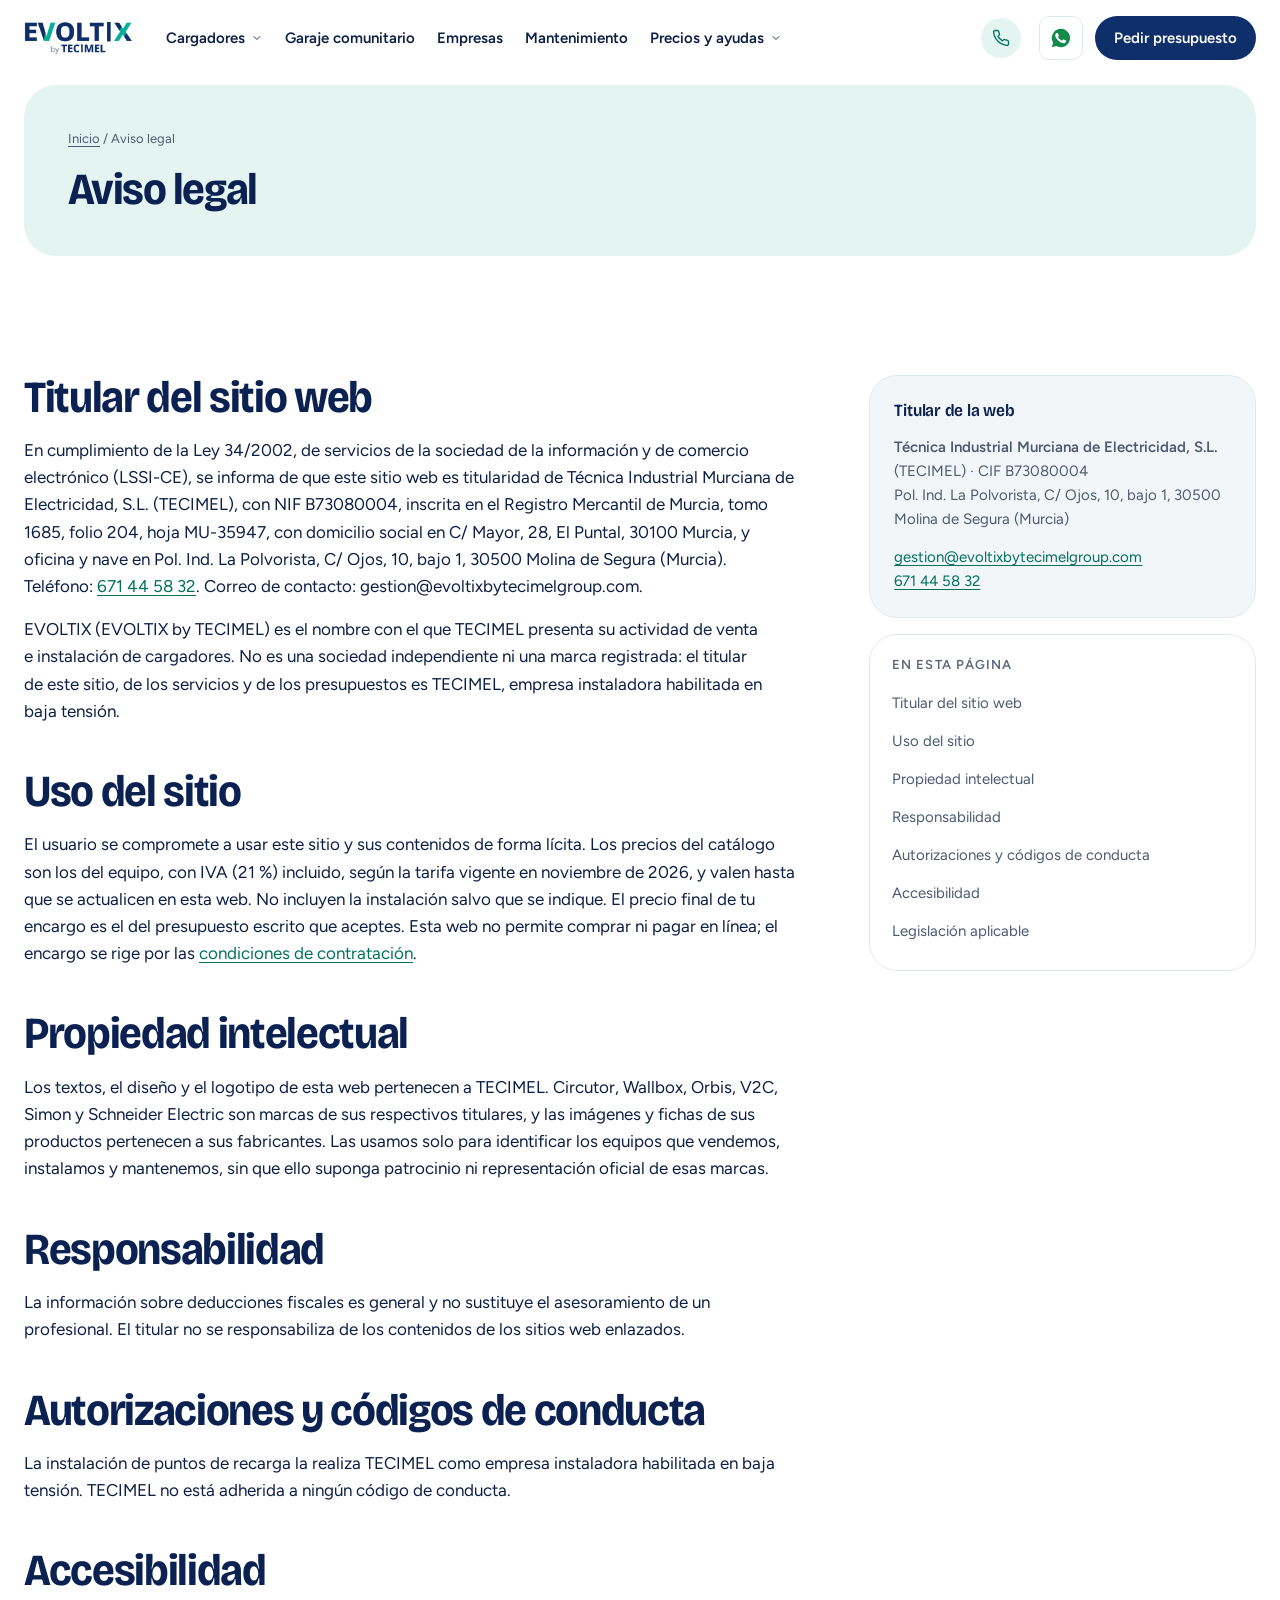
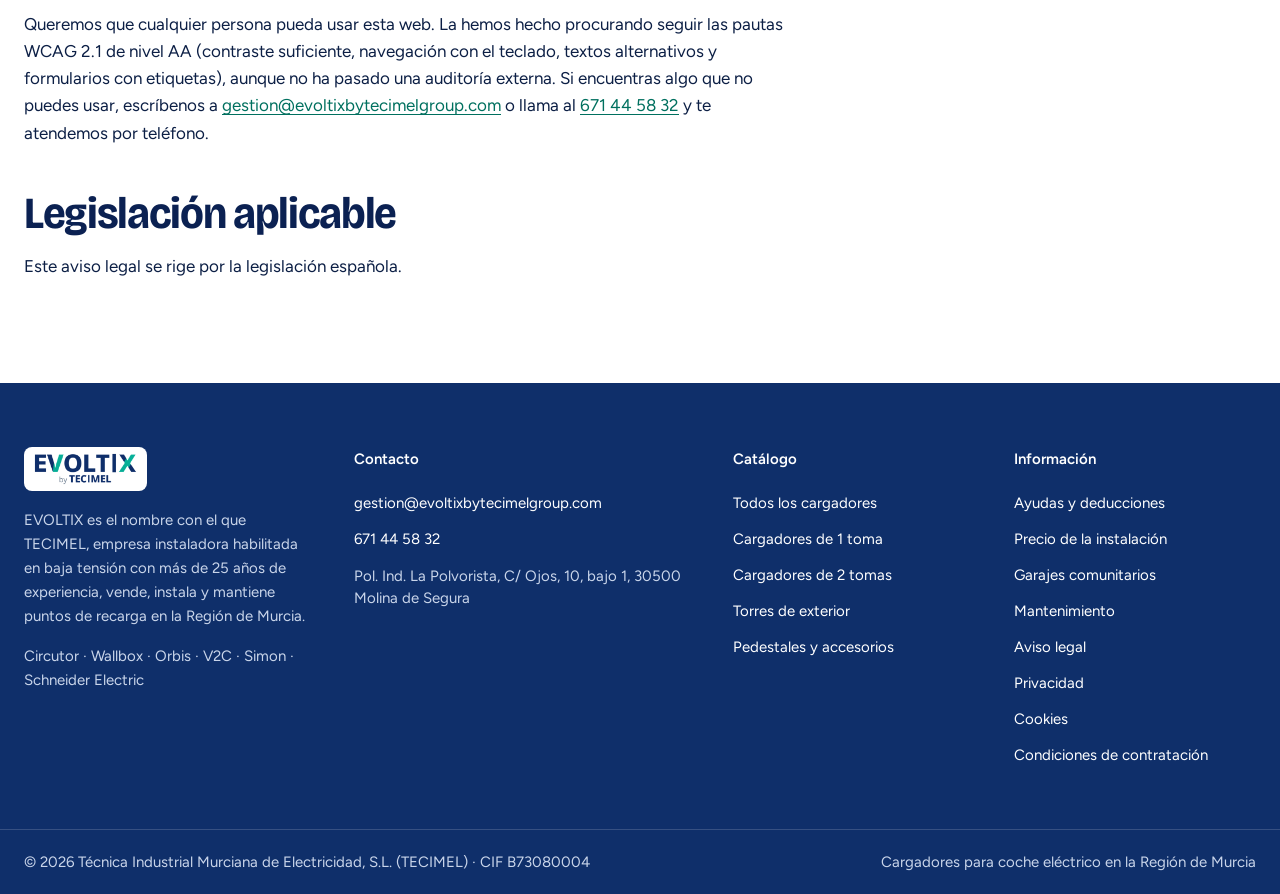
<file: aviso-legal.html>
<!doctype html>
<html lang="es">
<head>
<meta charset="utf-8">
<meta name="viewport" content="width=device-width, initial-scale=1, viewport-fit=cover">
<title>Aviso legal | EVOLTIX by TECIMEL</title>
<meta name="description" content="Aviso legal de EVOLTIX by TECIMEL.">
<link rel="canonical" href="https://evoltixbytecimelgroup.com/aviso-legal">
<meta name="theme-color" content="#0F2F6A">
<link rel="icon" href="/favicon.ico" sizes="48x48">
<link rel="icon" type="image/png" sizes="96x96" href="img/favicon-96.png">
<link rel="icon" type="image/png" sizes="192x192" href="img/favicon-192.png">
<link rel="apple-touch-icon" sizes="180x180" href="img/favicon-180.png">
<link rel="stylesheet" href="css/styles.css">
<meta property="og:type" content="website">
<meta property="og:url" content="https://evoltixbytecimelgroup.com/aviso-legal">
<meta property="og:title" content="Aviso legal | EVOLTIX by TECIMEL">
<meta property="og:description" content="Aviso legal de EVOLTIX by TECIMEL.">
<meta property="og:image" content="https://evoltixbytecimelgroup.com/img/obras/obra-2.jpg">
<meta property="og:site_name" content="EVOLTIX by TECIMEL">
<meta property="og:locale" content="es_ES">
<meta name="twitter:card" content="summary_large_image">
</head>
<body>
<a class="skip" href="#main">Saltar al contenido</a>
<svg width="0" height="0" style="position:absolute" aria-hidden="true" focusable="false"><defs><symbol id="i-chev" viewBox="0 0 24 24"><g fill="none" stroke="currentColor" stroke-width="1.8" stroke-linecap="round" stroke-linejoin="round"><path d="m6 9 6 6 6-6"/></g></symbol><symbol id="i-arrow" viewBox="0 0 24 24"><g fill="none" stroke="currentColor" stroke-width="1.8" stroke-linecap="round" stroke-linejoin="round"><path d="M5 12h14M13 6l6 6-6 6"/></g></symbol><symbol id="i-check" viewBox="0 0 24 24"><g fill="none" stroke="currentColor" stroke-width="1.8" stroke-linecap="round" stroke-linejoin="round"><path d="M5 12.5l4.5 4.5L19 7.5"/></g></symbol><symbol id="i-tel" viewBox="0 0 24 24"><g fill="none" stroke="currentColor" stroke-width="1.8" stroke-linecap="round" stroke-linejoin="round"><path d="M22 16.9v3a2 2 0 0 1-2.2 2 19.8 19.8 0 0 1-8.6-3.1 19.5 19.5 0 0 1-6-6A19.8 19.8 0 0 1 2.1 4.2 2 2 0 0 1 4.1 2h3a2 2 0 0 1 2 1.7c.1.9.4 1.8.7 2.7a2 2 0 0 1-.5 2.1L8 9.8a16 16 0 0 0 6 6l1.3-1.3a2 2 0 0 1 2.1-.4c.9.3 1.8.6 2.7.7a2 2 0 0 1 1.7 2z"/></g></symbol><symbol id="i-search" viewBox="0 0 24 24"><g fill="none" stroke="currentColor" stroke-width="1.8" stroke-linecap="round" stroke-linejoin="round"><circle cx="11" cy="11" r="6.5"/><path d="m20 20-4.2-4.2"/></g></symbol><symbol id="i-doc" viewBox="0 0 24 24"><g fill="none" stroke="currentColor" stroke-width="1.8" stroke-linecap="round" stroke-linejoin="round"><path d="M14 3H7a2 2 0 0 0-2 2v14a2 2 0 0 0 2 2h10a2 2 0 0 0 2-2V8z"/><path d="M14 3v5h5M9 13h6M9 17h6"/></g></symbol><symbol id="i-bolt" viewBox="0 0 24 24"><g fill="none" stroke="currentColor" stroke-width="1.8" stroke-linecap="round" stroke-linejoin="round"><path d="M13 3 6 14h6l-1 7 7-11h-6z"/></g></symbol><symbol id="i-shield" viewBox="0 0 24 24"><g fill="none" stroke="currentColor" stroke-width="1.8" stroke-linecap="round" stroke-linejoin="round"><path d="M12 3 20 6v6c0 5-3.5 8-8 9-4.5-1-8-4-8-9V6z"/><path d="m9 12 2 2 4-4"/></g></symbol><symbol id="i-car" viewBox="0 0 24 24"><g fill="none" stroke="currentColor" stroke-width="1.8" stroke-linecap="round" stroke-linejoin="round"><path d="M4 16v-3l2-5h12l2 5v3M3 16h18v2.5H3zM7 18.5V20M17 18.5V20M7.5 13h.01M16.5 13h.01"/></g></symbol><symbol id="i-card" viewBox="0 0 24 24"><g fill="none" stroke="currentColor" stroke-width="1.8" stroke-linecap="round" stroke-linejoin="round"><rect x="3" y="6" width="18" height="12" rx="2.5"/><path d="M7 10h4M7 14h7"/><path d="M17 9.5a3 3 0 0 1 0 5"/></g></symbol><symbol id="i-gauge" viewBox="0 0 24 24"><g fill="none" stroke="currentColor" stroke-width="1.8" stroke-linecap="round" stroke-linejoin="round"><path d="M4 17a8 8 0 1 1 16 0"/><path d="m12 17 4-5"/><path d="M8 17h8"/></g></symbol><symbol id="i-signal" viewBox="0 0 24 24"><g fill="none" stroke="currentColor" stroke-width="1.8" stroke-linecap="round" stroke-linejoin="round"><path d="M5 12a10 10 0 0 1 14 0M8 15a5.5 5.5 0 0 1 8 0"/><circle cx="12" cy="18.5" r="1.3"/></g></symbol><symbol id="i-sun" viewBox="0 0 24 24"><g fill="none" stroke="currentColor" stroke-width="1.8" stroke-linecap="round" stroke-linejoin="round"><circle cx="12" cy="12" r="4"/><path d="M12 2.5v2M12 19.5v2M2.5 12h2M19.5 12h2M5.3 5.3l1.4 1.4M17.3 17.3l1.4 1.4M5.3 18.7l1.4-1.4M17.3 6.7l1.4-1.4"/></g></symbol><symbol id="i-wrench" viewBox="0 0 24 24"><g fill="none" stroke="currentColor" stroke-width="1.8" stroke-linecap="round" stroke-linejoin="round"><path d="M14.5 6.5a4 4 0 0 0 5 5L12 19a2.1 2.1 0 0 1-3-3z"/><path d="M14.5 6.5 17 4l3 3-2.5 2.5"/></g></symbol><symbol id="i-plug" viewBox="0 0 24 24"><g fill="none" stroke="currentColor" stroke-width="1.8" stroke-linecap="round" stroke-linejoin="round"><path d="M9 2v5M15 2v5M6 7h12v4a6 6 0 0 1-12 0zM12 17v5"/></g></symbol><symbol id="i-pin" viewBox="0 0 24 24"><g fill="none" stroke="currentColor" stroke-width="1.8" stroke-linecap="round" stroke-linejoin="round"><path d="M12 21s-7-6.2-7-11.5a7 7 0 0 1 14 0C19 14.8 12 21 12 21z"/><circle cx="12" cy="9.5" r="2.5"/></g></symbol><symbol id="i-euro" viewBox="0 0 24 24"><g fill="none" stroke="currentColor" stroke-width="1.8" stroke-linecap="round" stroke-linejoin="round"><path d="M17 6.5A7 7 0 1 0 17 17.5M4 10h9M4 14h9"/></g></symbol><symbol id="i-key" viewBox="0 0 24 24"><g fill="none" stroke="currentColor" stroke-width="1.8" stroke-linecap="round" stroke-linejoin="round"><circle cx="8" cy="15" r="4"/><path d="m11 12 9-9M16 7l3 3"/></g></symbol><symbol id="i-people" viewBox="0 0 24 24"><g fill="none" stroke="currentColor" stroke-width="1.8" stroke-linecap="round" stroke-linejoin="round"><circle cx="9" cy="8" r="3.5"/><path d="M2.5 20a6.5 6.5 0 0 1 13 0M16 4.5a3.5 3.5 0 0 1 0 7M18 14a6.5 6.5 0 0 1 3.5 6"/></g></symbol><symbol id="i-home" viewBox="0 0 24 24"><g fill="none" stroke="currentColor" stroke-width="1.8" stroke-linecap="round" stroke-linejoin="round"><path d="M3 11 12 4l9 7v9a1 1 0 0 1-1 1h-5v-6H9v6H4a1 1 0 0 1-1-1z"/></g></symbol><symbol id="i-clock" viewBox="0 0 24 24"><g fill="none" stroke="currentColor" stroke-width="1.8" stroke-linecap="round" stroke-linejoin="round"><circle cx="12" cy="12" r="8.5"/><path d="M12 7.5V12l3 2"/></g></symbol><symbol id="i-cable" viewBox="0 0 24 24"><g fill="none" stroke="currentColor" stroke-width="1.8" stroke-linecap="round" stroke-linejoin="round"><path d="M7 3v4M11 3v4M5 7h8v3a4 4 0 0 1-8 0zM9 14v2a4 4 0 0 0 8 0V8a3 3 0 0 1 6 0"/></g></symbol><symbol id="i-refresh" viewBox="0 0 24 24"><g fill="none" stroke="currentColor" stroke-width="1.8" stroke-linecap="round" stroke-linejoin="round"><path d="M20 11A8 8 0 0 0 5.7 6.3L4 8M4 4v4h4M4 13a8 8 0 0 0 14.3 4.7L20 16M20 20v-4h-4"/></g></symbol><symbol id="i-alert" viewBox="0 0 24 24"><g fill="none" stroke="currentColor" stroke-width="1.8" stroke-linecap="round" stroke-linejoin="round"><path d="M12 3 2 20h20z"/><path d="M12 10v4M12 17h.01"/></g></symbol></defs></svg>
<header class="mainbar" id="mainbar"><div class="wrap">
  <a class="logo" href="index.html" aria-label="EVOLTIX by TECIMEL, inicio"><img src="img/logo.png" alt="EVOLTIX by TECIMEL" width="116" height="36"></a>
  <nav class="nav" aria-label="Principal">
    <div class="dd">
      <button type="button" aria-expanded="false" aria-controls="dd-cg">Cargadores <svg width="12" height="12" aria-hidden="true"><use href="#i-chev"/></svg></button>
      <div class="dd-menu" id="dd-cg">
        <a href="catalogo.html"><b>Todo el catálogo</b><span>6 marcas, con precio</span></a>
        <a href="catalogo.html#uso-1"><b>Cargadores de 1 toma</b><span>Un coche</span></a>
        <a href="catalogo.html#uso-2"><b>Cargadores de 2 tomas</b><span>Dos coches a la vez</span></a>
        <a href="catalogo.html#uso-exterior"><b>Torres de exterior</b><span>Aparcamientos al aire libre</span></a>
        <a href="catalogo.html#uso-accesorio"><b>Pedestales y accesorios</b><span>Pedestales y tarjetas RFID</span></a>
      </div>
    </div>
    <a href="garaje-comunitario.html">Garaje comunitario</a>
    <a href="index.html#empresas">Empresas</a>
    <a href="mantenimiento-cargador-coche-electrico.html">Mantenimiento</a>
    <div class="dd">
      <button type="button" aria-expanded="false" aria-controls="dd-pa">Precios y ayudas <svg width="12" height="12" aria-hidden="true"><use href="#i-chev"/></svg></button>
      <div class="dd-menu" id="dd-pa">
        <a href="precio-instalacion-cargador.html"><b>Precio de la instalación</b><span>Qué incluye y de qué depende</span></a>
        <a href="ayudas.html"><b>Ayudas y deducciones</b><span>Hasta 4.000 € en la renta</span></a>
      </div>
    </div>
  </nav>
  <div class="head-cta">
    <a class="head-tel" data-tel-wrap href="tel:+34671445832" aria-label="Llamar al 671 44 58 32"><span class="ic"><svg width="18" height="18" aria-hidden="true"><use href="#i-tel"/></svg></span><span data-tel>671 44 58 32</span></a>
    <a class="btn btn-primary btn-sm cta-long" href="index.html#contacto">Pedir presupuesto</a>
    <a class="btn btn-primary btn-sm cta-short" href="index.html#contacto">Presupuesto</a>
    <button class="menu-btn" type="button" aria-controls="mnav" aria-expanded="false" aria-label="Abrir menú"><svg width="22" height="22" viewBox="0 0 24 24" fill="none" stroke="currentColor" stroke-width="2" stroke-linecap="round" aria-hidden="true"><path d="M4 8h16M4 16h16"/></svg></button>
  </div>
</div></header>
<div class="mnav" id="mnav" role="dialog" aria-modal="true" aria-label="Menú">
  <div class="mnav-top"><img src="img/logo.png" alt="EVOLTIX by TECIMEL" width="103" height="32"><button class="menu-btn" type="button" data-close style="display:grid" aria-label="Cerrar menú"><svg width="22" height="22" viewBox="0 0 24 24" fill="none" stroke="currentColor" stroke-width="2" stroke-linecap="round" aria-hidden="true"><path d="M6 6l12 12M18 6 6 18"/></svg></button></div>
  <div class="mnav-body">
    <a href="index.html">Inicio</a>
    <div class="grp">Cargadores</div>
    <a href="catalogo.html">Todo el catálogo</a><a href="catalogo.html#uso-1">Cargadores de 1 toma</a><a href="catalogo.html#uso-2">Cargadores de 2 tomas</a><a href="catalogo.html#uso-exterior">Torres de exterior</a><a href="catalogo.html#uso-accesorio">Pedestales y accesorios</a>
    <div class="grp">Servicios</div>
    <a href="garaje-comunitario.html">Garaje comunitario</a><a href="index.html#empresas">Empresas y flotas</a><a href="mantenimiento-cargador-coche-electrico.html">Mantenimiento y reparación</a>
    <div class="grp">Precios y ayudas</div>
    <a href="precio-instalacion-cargador.html">Precio de la instalación</a><a href="ayudas.html">Ayudas y deducciones</a>
  </div>
  <div class="mnav-foot"><a class="btn btn-primary btn-lg" href="index.html#contacto">Pedir presupuesto</a><a class="btn btn-secondary btn-lg" data-tel-wrap href="tel:+34671445832">Llamar al <span data-tel>671 44 58 32</span></a></div>
</div>

<main id="main" tabindex="-1">
<section class="page-hero"><div class="wrap"><div class="phc slim"><div class="ph-copy"><nav class="crumbs" aria-label="Estás en"><a href="index.html">Inicio</a> / <span aria-current="page">Aviso legal</span></nav><h1>Aviso legal</h1></div></div></div></section>
<section class="section"><div class="wrap doc">
<div class="prose"><h2 id="titular-del-sitio-web">Titular del sitio web</h2>
<p>En cumplimiento de la Ley 34/2002, de servicios de la sociedad de la información y de comercio electrónico (LSSI-CE), se informa de que este sitio web es titularidad de Técnica Industrial Murciana de Electricidad, S.L. (TECIMEL), con NIF B73080004, inscrita en el Registro Mercantil de Murcia, tomo 1685, folio 204, hoja MU-35947, con domicilio social en C/ Mayor, 28, El Puntal, 30100 Murcia, y oficina y nave en Pol. Ind. La Polvorista, C/ Ojos, 10, bajo 1, 30500 Molina de Segura (Murcia). Teléfono: <a href="tel:+34671445832">671 44 58 32</a>. Correo de contacto: <span data-email>gestion@evoltixbytecimelgroup.com</span>.</p>
<p>EVOLTIX (EVOLTIX by TECIMEL) es el nombre con el que TECIMEL presenta su actividad de venta e instalación de cargadores. No es una sociedad independiente ni una marca registrada: el titular de este sitio, de los servicios y de los presupuestos es TECIMEL, empresa instaladora habilitada en baja tensión.</p>
<h2 id="uso-del-sitio">Uso del sitio</h2>
<p>El usuario se compromete a usar este sitio y sus contenidos de forma lícita. Los precios del catálogo son los del equipo, con IVA (21&nbsp;%) incluido, según la tarifa vigente en noviembre de 2026, y valen hasta que se actualicen en esta web. No incluyen la instalación salvo que se indique. El precio final de tu encargo es el del presupuesto escrito que aceptes. Esta web no permite comprar ni pagar en línea; el encargo se rige por las <a href="condiciones.html">condiciones de contratación</a>.</p>
<h2 id="propiedad-intelectual">Propiedad intelectual</h2>
<p>Los textos, el diseño y el logotipo de esta web pertenecen a TECIMEL. Circutor, Wallbox, Orbis, V2C, Simon y Schneider Electric son marcas de sus respectivos titulares, y las imágenes y fichas de sus productos pertenecen a sus fabricantes. Las usamos solo para identificar los equipos que vendemos, instalamos y mantenemos, sin que ello suponga patrocinio ni representación oficial de esas marcas.</p>
<h2 id="responsabilidad">Responsabilidad</h2>
<p>La información sobre deducciones fiscales es general y no sustituye el asesoramiento de un profesional. El titular no se responsabiliza de los contenidos de los sitios web enlazados.</p>
<h2 id="autorizaciones-y-codigos-de-conducta">Autorizaciones y códigos de conducta</h2>
<p>La instalación de puntos de recarga la realiza TECIMEL como empresa instaladora habilitada en baja tensión. TECIMEL no está adherida a ningún código de conducta.</p>
<h2 id="accesibilidad">Accesibilidad</h2>
<p>Queremos que cualquier persona pueda usar esta web. La hemos hecho procurando seguir las pautas WCAG 2.1 de nivel AA (contraste suficiente, navegación con el teclado, textos alternativos y formularios con etiquetas), aunque no ha pasado una auditoría externa. Si encuentras algo que no puedes usar, escríbenos a <a data-email href="mailto:gestion@evoltixbytecimelgroup.com">gestion@evoltixbytecimelgroup.com</a> o llama al <a data-tel href="tel:+34671445832">671 44 58 32</a> y te atendemos por teléfono.</p>
<h2 id="legislacion-aplicable">Legislación aplicable</h2>
<p>Este aviso legal se rige por la legislación española.</p></div>
<aside class="doc-aside"><div class="aside-card"><p class="aside-ttl">Titular de la web</p><p><b>Técnica Industrial Murciana de Electricidad, S.L.</b> (TECIMEL) · CIF B73080004<br>Pol. Ind. La Polvorista, C/ Ojos, 10, bajo 1, 30500 Molina de Segura (Murcia)</p><p><a data-email href="mailto:gestion@evoltixbytecimelgroup.com">gestion@evoltixbytecimelgroup.com</a><br><span data-tel-wrap><a data-tel href="tel:+34671445832">671 44 58 32</a></span></p></div><nav class="toc" aria-label="En esta página"><b>En esta página</b><a href="#titular-del-sitio-web">Titular del sitio web</a><a href="#uso-del-sitio">Uso del sitio</a><a href="#propiedad-intelectual">Propiedad intelectual</a><a href="#responsabilidad">Responsabilidad</a><a href="#autorizaciones-y-codigos-de-conducta">Autorizaciones y códigos de conducta</a><a href="#accesibilidad">Accesibilidad</a><a href="#legislacion-aplicable">Legislación aplicable</a></nav></aside>
</div></section>
</main>
<nav class="mbar" aria-label="Contacto rápido"><a class="btn btn-secondary" data-tel-wrap href="tel:+34671445832"><svg width="16" height="16" aria-hidden="true"><use href="#i-tel"/></svg>Llamar</a><a class="btn btn-primary" href="index.html#contacto">Pedir presupuesto</a></nav>
<footer class="footer">
  <div class="wrap">
    <div>
      <span class="logo-w"><img src="img/logo.png" alt="EVOLTIX by TECIMEL" width="110" height="34" loading="lazy"></span>
      <p>EVOLTIX es el nombre con el que TECIMEL, empresa instaladora habilitada en baja tensión con más de 25 años de experiencia, vende, instala y mantiene puntos de recarga en la Región de Murcia.</p>
      <p class="ft-brands">Circutor · Wallbox · Orbis · V2C · Simon · Schneider Electric</p>
    </div>
    <div><b>Contacto</b><ul><li><a data-email href="mailto:gestion@evoltixbytecimelgroup.com">gestion@evoltixbytecimelgroup.com</a></li><li data-tel-wrap><a class="ft-tel" data-tel href="tel:+34671445832">671 44 58 32</a></li><li class="addr">Pol. Ind. La Polvorista, C/ Ojos, 10, bajo 1, 30500 Molina de Segura</li></ul></div>
    <div><b>Catálogo</b><ul><li><a href="catalogo.html">Todos los cargadores</a></li><li><a href="catalogo.html#uso-1">Cargadores de 1 toma</a></li><li><a href="catalogo.html#uso-2">Cargadores de 2 tomas</a></li><li><a href="catalogo.html#uso-exterior">Torres de exterior</a></li><li><a href="catalogo.html#uso-accesorio">Pedestales y accesorios</a></li></ul></div>
    <div><b>Información</b><ul><li><a href="ayudas.html">Ayudas y deducciones</a></li><li><a href="precio-instalacion-cargador.html">Precio de la instalación</a></li><li><a href="garaje-comunitario.html">Garajes comunitarios</a></li><li><a href="mantenimiento-cargador-coche-electrico.html">Mantenimiento</a></li><li><a href="aviso-legal.html">Aviso legal</a></li><li><a href="privacidad.html">Privacidad</a></li><li><a href="cookies.html">Cookies</a></li><li><a href="condiciones.html">Condiciones de contratación</a></li></ul></div>
  </div>
  <div class="bottom"><div class="wrap"><span>© <span data-year>2026</span> Técnica Industrial Murciana de Electricidad, S.L. (TECIMEL) · CIF B73080004</span><span>Cargadores para coche eléctrico en la Región de Murcia</span></div></div>
</footer>
<script src="js/config.js"></script>
<script src="js/main.js"></script>
</body>
</html>
</file>
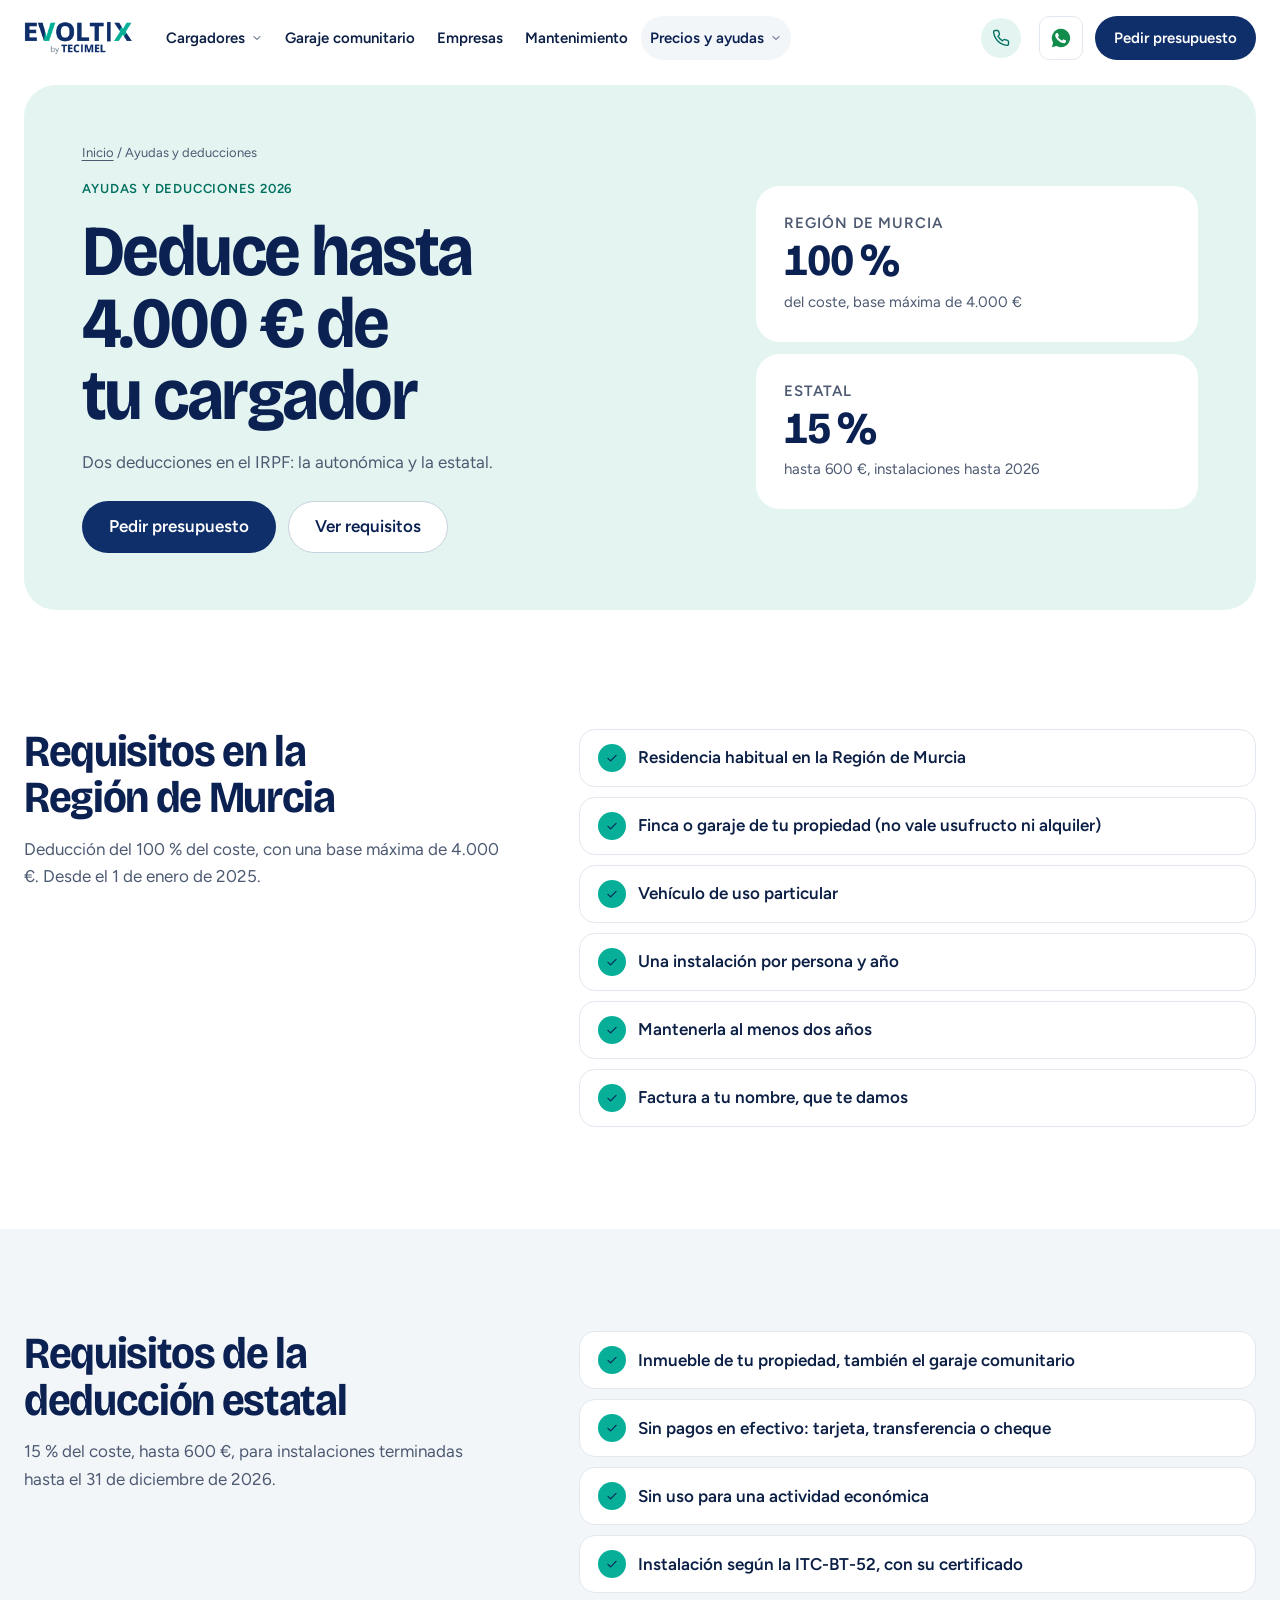
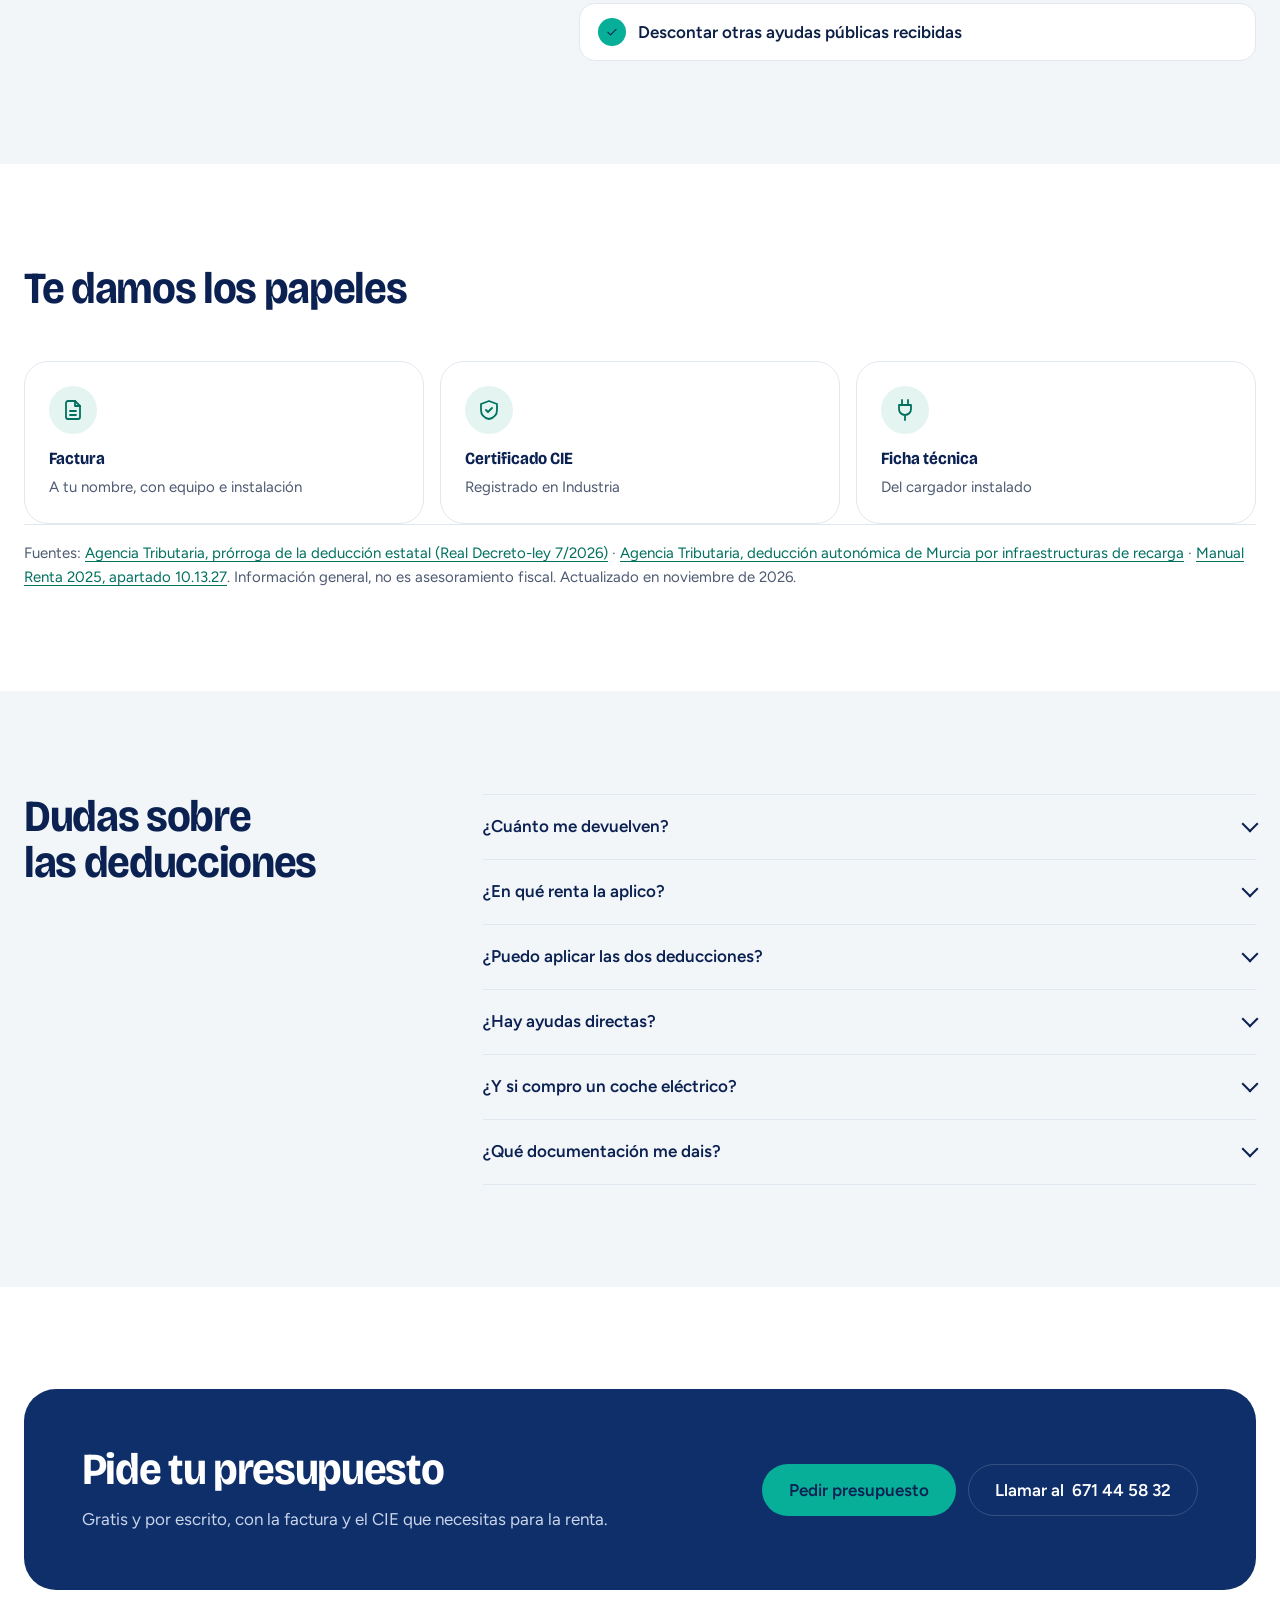
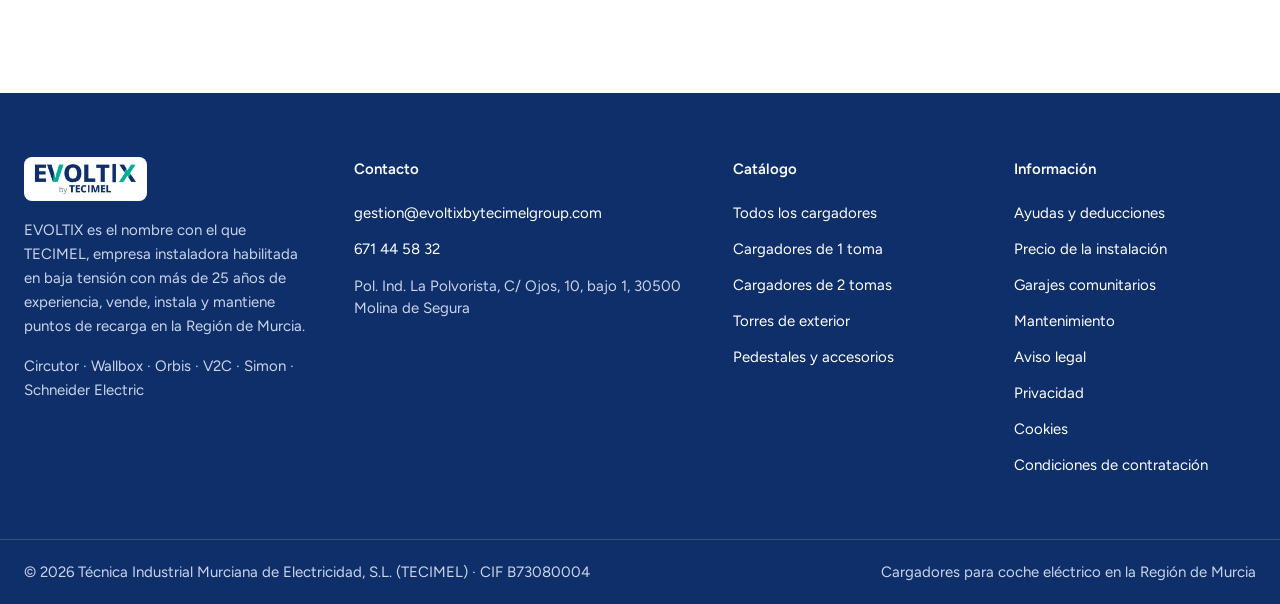
<file: ayudas.html>
<!doctype html>
<html lang="es">
<head>
<meta charset="utf-8">
<meta name="viewport" content="width=device-width, initial-scale=1, viewport-fit=cover">
<title>Deducción por instalar cargador de coche eléctrico en Murcia | EVOLTIX</title>
<meta name="description" content="Deduce hasta 4.000 € en la renta por instalar un punto de recarga en la Región de Murcia. Requisitos, documentación y deducción estatal del 15 % hasta 2026.">
<link rel="canonical" href="https://evoltixbytecimelgroup.com/ayudas">
<meta name="theme-color" content="#0F2F6A">
<link rel="icon" href="/favicon.ico" sizes="48x48">
<link rel="icon" type="image/png" sizes="96x96" href="img/favicon-96.png">
<link rel="icon" type="image/png" sizes="192x192" href="img/favicon-192.png">
<link rel="apple-touch-icon" sizes="180x180" href="img/favicon-180.png">
<link rel="stylesheet" href="css/styles.css">
<meta property="og:type" content="website">
<meta property="og:url" content="https://evoltixbytecimelgroup.com/ayudas">
<meta property="og:title" content="Deducción por instalar cargador de coche eléctrico en Murcia | EVOLTIX">
<meta property="og:description" content="Deduce hasta 4.000 € en la renta por instalar un punto de recarga en la Región de Murcia. Requisitos, documentación y deducción estatal del 15 % hasta 2026.">
<meta property="og:image" content="https://evoltixbytecimelgroup.com/img/obras/obra-2.jpg">
<meta property="og:site_name" content="EVOLTIX by TECIMEL">
<meta property="og:locale" content="es_ES">
<meta name="twitter:card" content="summary_large_image">
<script type="application/ld+json">
{"@context": "https://schema.org", "@type": "FAQPage", "mainEntity": [{"@type": "Question", "name": "¿Cuánto me devuelven?", "acceptedAnswer": {"@type": "Answer", "text": "Una deducción no es un ingreso: reduce lo que pagas de IRPF. La de Murcia solo resta de la cuota autonómica; lo que no quepa un año lo aplicas en los tres siguientes. La estatal (15 %, hasta 600 €) resta de la cuota estatal."}}, {"@type": "Question", "name": "¿En qué renta la aplico?", "acceptedAnswer": {"@type": "Answer", "text": "En la del año en que termina la instalación. Una instalación terminada en 2026 se declara en la Renta 2026, que se presenta en 2027."}}, {"@type": "Question", "name": "¿Puedo aplicar las dos deducciones?", "acceptedAnswer": {"@type": "Answer", "text": "La Agencia Tributaria no declara ninguna incompatible con la otra. Cada una descuenta de su base las ayudas recibidas. Confirma tu caso con tu asesor fiscal."}}, {"@type": "Question", "name": "¿Hay ayudas directas?", "acceptedAnswer": {"@type": "Answer", "text": "En noviembre de 2026 no hay ayudas directas abiertas para cargadores particulares: el MOVES III terminó en 2025 y el Programa Auto+ solo cubre la compra del coche. Si se abre una, te ayudamos a pedirla."}}, {"@type": "Question", "name": "¿Y si compro un coche eléctrico?", "acceptedAnswer": {"@type": "Answer", "text": "La Región de Murcia tiene otra deducción por la compra de un coche eléctrico nuevo."}}, {"@type": "Question", "name": "¿Qué documentación me dais?", "acceptedAnswer": {"@type": "Answer", "text": "La factura detallada a tu nombre con el equipo y la instalación, el certificado de instalación eléctrica (CIE) registrado en Industria y la ficha técnica del cargador."}}]}
</script>
</head>
<body>
<a class="skip" href="#main">Saltar al contenido</a>
<svg width="0" height="0" style="position:absolute" aria-hidden="true" focusable="false"><defs><symbol id="i-chev" viewBox="0 0 24 24"><g fill="none" stroke="currentColor" stroke-width="1.8" stroke-linecap="round" stroke-linejoin="round"><path d="m6 9 6 6 6-6"/></g></symbol><symbol id="i-arrow" viewBox="0 0 24 24"><g fill="none" stroke="currentColor" stroke-width="1.8" stroke-linecap="round" stroke-linejoin="round"><path d="M5 12h14M13 6l6 6-6 6"/></g></symbol><symbol id="i-check" viewBox="0 0 24 24"><g fill="none" stroke="currentColor" stroke-width="1.8" stroke-linecap="round" stroke-linejoin="round"><path d="M5 12.5l4.5 4.5L19 7.5"/></g></symbol><symbol id="i-tel" viewBox="0 0 24 24"><g fill="none" stroke="currentColor" stroke-width="1.8" stroke-linecap="round" stroke-linejoin="round"><path d="M22 16.9v3a2 2 0 0 1-2.2 2 19.8 19.8 0 0 1-8.6-3.1 19.5 19.5 0 0 1-6-6A19.8 19.8 0 0 1 2.1 4.2 2 2 0 0 1 4.1 2h3a2 2 0 0 1 2 1.7c.1.9.4 1.8.7 2.7a2 2 0 0 1-.5 2.1L8 9.8a16 16 0 0 0 6 6l1.3-1.3a2 2 0 0 1 2.1-.4c.9.3 1.8.6 2.7.7a2 2 0 0 1 1.7 2z"/></g></symbol><symbol id="i-search" viewBox="0 0 24 24"><g fill="none" stroke="currentColor" stroke-width="1.8" stroke-linecap="round" stroke-linejoin="round"><circle cx="11" cy="11" r="6.5"/><path d="m20 20-4.2-4.2"/></g></symbol><symbol id="i-doc" viewBox="0 0 24 24"><g fill="none" stroke="currentColor" stroke-width="1.8" stroke-linecap="round" stroke-linejoin="round"><path d="M14 3H7a2 2 0 0 0-2 2v14a2 2 0 0 0 2 2h10a2 2 0 0 0 2-2V8z"/><path d="M14 3v5h5M9 13h6M9 17h6"/></g></symbol><symbol id="i-bolt" viewBox="0 0 24 24"><g fill="none" stroke="currentColor" stroke-width="1.8" stroke-linecap="round" stroke-linejoin="round"><path d="M13 3 6 14h6l-1 7 7-11h-6z"/></g></symbol><symbol id="i-shield" viewBox="0 0 24 24"><g fill="none" stroke="currentColor" stroke-width="1.8" stroke-linecap="round" stroke-linejoin="round"><path d="M12 3 20 6v6c0 5-3.5 8-8 9-4.5-1-8-4-8-9V6z"/><path d="m9 12 2 2 4-4"/></g></symbol><symbol id="i-car" viewBox="0 0 24 24"><g fill="none" stroke="currentColor" stroke-width="1.8" stroke-linecap="round" stroke-linejoin="round"><path d="M4 16v-3l2-5h12l2 5v3M3 16h18v2.5H3zM7 18.5V20M17 18.5V20M7.5 13h.01M16.5 13h.01"/></g></symbol><symbol id="i-card" viewBox="0 0 24 24"><g fill="none" stroke="currentColor" stroke-width="1.8" stroke-linecap="round" stroke-linejoin="round"><rect x="3" y="6" width="18" height="12" rx="2.5"/><path d="M7 10h4M7 14h7"/><path d="M17 9.5a3 3 0 0 1 0 5"/></g></symbol><symbol id="i-gauge" viewBox="0 0 24 24"><g fill="none" stroke="currentColor" stroke-width="1.8" stroke-linecap="round" stroke-linejoin="round"><path d="M4 17a8 8 0 1 1 16 0"/><path d="m12 17 4-5"/><path d="M8 17h8"/></g></symbol><symbol id="i-signal" viewBox="0 0 24 24"><g fill="none" stroke="currentColor" stroke-width="1.8" stroke-linecap="round" stroke-linejoin="round"><path d="M5 12a10 10 0 0 1 14 0M8 15a5.5 5.5 0 0 1 8 0"/><circle cx="12" cy="18.5" r="1.3"/></g></symbol><symbol id="i-sun" viewBox="0 0 24 24"><g fill="none" stroke="currentColor" stroke-width="1.8" stroke-linecap="round" stroke-linejoin="round"><circle cx="12" cy="12" r="4"/><path d="M12 2.5v2M12 19.5v2M2.5 12h2M19.5 12h2M5.3 5.3l1.4 1.4M17.3 17.3l1.4 1.4M5.3 18.7l1.4-1.4M17.3 6.7l1.4-1.4"/></g></symbol><symbol id="i-wrench" viewBox="0 0 24 24"><g fill="none" stroke="currentColor" stroke-width="1.8" stroke-linecap="round" stroke-linejoin="round"><path d="M14.5 6.5a4 4 0 0 0 5 5L12 19a2.1 2.1 0 0 1-3-3z"/><path d="M14.5 6.5 17 4l3 3-2.5 2.5"/></g></symbol><symbol id="i-plug" viewBox="0 0 24 24"><g fill="none" stroke="currentColor" stroke-width="1.8" stroke-linecap="round" stroke-linejoin="round"><path d="M9 2v5M15 2v5M6 7h12v4a6 6 0 0 1-12 0zM12 17v5"/></g></symbol><symbol id="i-pin" viewBox="0 0 24 24"><g fill="none" stroke="currentColor" stroke-width="1.8" stroke-linecap="round" stroke-linejoin="round"><path d="M12 21s-7-6.2-7-11.5a7 7 0 0 1 14 0C19 14.8 12 21 12 21z"/><circle cx="12" cy="9.5" r="2.5"/></g></symbol><symbol id="i-euro" viewBox="0 0 24 24"><g fill="none" stroke="currentColor" stroke-width="1.8" stroke-linecap="round" stroke-linejoin="round"><path d="M17 6.5A7 7 0 1 0 17 17.5M4 10h9M4 14h9"/></g></symbol><symbol id="i-key" viewBox="0 0 24 24"><g fill="none" stroke="currentColor" stroke-width="1.8" stroke-linecap="round" stroke-linejoin="round"><circle cx="8" cy="15" r="4"/><path d="m11 12 9-9M16 7l3 3"/></g></symbol><symbol id="i-people" viewBox="0 0 24 24"><g fill="none" stroke="currentColor" stroke-width="1.8" stroke-linecap="round" stroke-linejoin="round"><circle cx="9" cy="8" r="3.5"/><path d="M2.5 20a6.5 6.5 0 0 1 13 0M16 4.5a3.5 3.5 0 0 1 0 7M18 14a6.5 6.5 0 0 1 3.5 6"/></g></symbol><symbol id="i-home" viewBox="0 0 24 24"><g fill="none" stroke="currentColor" stroke-width="1.8" stroke-linecap="round" stroke-linejoin="round"><path d="M3 11 12 4l9 7v9a1 1 0 0 1-1 1h-5v-6H9v6H4a1 1 0 0 1-1-1z"/></g></symbol><symbol id="i-clock" viewBox="0 0 24 24"><g fill="none" stroke="currentColor" stroke-width="1.8" stroke-linecap="round" stroke-linejoin="round"><circle cx="12" cy="12" r="8.5"/><path d="M12 7.5V12l3 2"/></g></symbol><symbol id="i-cable" viewBox="0 0 24 24"><g fill="none" stroke="currentColor" stroke-width="1.8" stroke-linecap="round" stroke-linejoin="round"><path d="M7 3v4M11 3v4M5 7h8v3a4 4 0 0 1-8 0zM9 14v2a4 4 0 0 0 8 0V8a3 3 0 0 1 6 0"/></g></symbol><symbol id="i-refresh" viewBox="0 0 24 24"><g fill="none" stroke="currentColor" stroke-width="1.8" stroke-linecap="round" stroke-linejoin="round"><path d="M20 11A8 8 0 0 0 5.7 6.3L4 8M4 4v4h4M4 13a8 8 0 0 0 14.3 4.7L20 16M20 20v-4h-4"/></g></symbol><symbol id="i-alert" viewBox="0 0 24 24"><g fill="none" stroke="currentColor" stroke-width="1.8" stroke-linecap="round" stroke-linejoin="round"><path d="M12 3 2 20h20z"/><path d="M12 10v4M12 17h.01"/></g></symbol></defs></svg>
<header class="mainbar" id="mainbar"><div class="wrap">
  <a class="logo" href="index.html" aria-label="EVOLTIX by TECIMEL, inicio"><img src="img/logo.png" alt="EVOLTIX by TECIMEL" width="116" height="36"></a>
  <nav class="nav" aria-label="Principal">
    <div class="dd">
      <button type="button" aria-expanded="false" aria-controls="dd-cg">Cargadores <svg width="12" height="12" aria-hidden="true"><use href="#i-chev"/></svg></button>
      <div class="dd-menu" id="dd-cg">
        <a href="catalogo.html"><b>Todo el catálogo</b><span>6 marcas, con precio</span></a>
        <a href="catalogo.html#uso-1"><b>Cargadores de 1 toma</b><span>Un coche</span></a>
        <a href="catalogo.html#uso-2"><b>Cargadores de 2 tomas</b><span>Dos coches a la vez</span></a>
        <a href="catalogo.html#uso-exterior"><b>Torres de exterior</b><span>Aparcamientos al aire libre</span></a>
        <a href="catalogo.html#uso-accesorio"><b>Pedestales y accesorios</b><span>Pedestales y tarjetas RFID</span></a>
      </div>
    </div>
    <a href="garaje-comunitario.html">Garaje comunitario</a>
    <a href="index.html#empresas">Empresas</a>
    <a href="mantenimiento-cargador-coche-electrico.html">Mantenimiento</a>
    <div class="dd">
      <button type="button" aria-expanded="false" aria-controls="dd-pa" class="cur">Precios y ayudas <svg width="12" height="12" aria-hidden="true"><use href="#i-chev"/></svg></button>
      <div class="dd-menu" id="dd-pa">
        <a href="precio-instalacion-cargador.html"><b>Precio de la instalación</b><span>Qué incluye y de qué depende</span></a>
        <a href="ayudas.html" aria-current="page"><b>Ayudas y deducciones</b><span>Hasta 4.000 € en la renta</span></a>
      </div>
    </div>
  </nav>
  <div class="head-cta">
    <a class="head-tel" data-tel-wrap href="tel:+34671445832" aria-label="Llamar al 671 44 58 32"><span class="ic"><svg width="18" height="18" aria-hidden="true"><use href="#i-tel"/></svg></span><span data-tel>671 44 58 32</span></a>
    <a class="btn btn-primary btn-sm cta-long" href="index.html#contacto">Pedir presupuesto</a>
    <a class="btn btn-primary btn-sm cta-short" href="index.html#contacto">Presupuesto</a>
    <button class="menu-btn" type="button" aria-controls="mnav" aria-expanded="false" aria-label="Abrir menú"><svg width="22" height="22" viewBox="0 0 24 24" fill="none" stroke="currentColor" stroke-width="2" stroke-linecap="round" aria-hidden="true"><path d="M4 8h16M4 16h16"/></svg></button>
  </div>
</div></header>
<div class="mnav" id="mnav" role="dialog" aria-modal="true" aria-label="Menú">
  <div class="mnav-top"><img src="img/logo.png" alt="EVOLTIX by TECIMEL" width="103" height="32"><button class="menu-btn" type="button" data-close style="display:grid" aria-label="Cerrar menú"><svg width="22" height="22" viewBox="0 0 24 24" fill="none" stroke="currentColor" stroke-width="2" stroke-linecap="round" aria-hidden="true"><path d="M6 6l12 12M18 6 6 18"/></svg></button></div>
  <div class="mnav-body">
    <a href="index.html">Inicio</a>
    <div class="grp">Cargadores</div>
    <a href="catalogo.html">Todo el catálogo</a><a href="catalogo.html#uso-1">Cargadores de 1 toma</a><a href="catalogo.html#uso-2">Cargadores de 2 tomas</a><a href="catalogo.html#uso-exterior">Torres de exterior</a><a href="catalogo.html#uso-accesorio">Pedestales y accesorios</a>
    <div class="grp">Servicios</div>
    <a href="garaje-comunitario.html">Garaje comunitario</a><a href="index.html#empresas">Empresas y flotas</a><a href="mantenimiento-cargador-coche-electrico.html">Mantenimiento y reparación</a>
    <div class="grp">Precios y ayudas</div>
    <a href="precio-instalacion-cargador.html">Precio de la instalación</a><a href="ayudas.html">Ayudas y deducciones</a>
  </div>
  <div class="mnav-foot"><a class="btn btn-primary btn-lg" href="index.html#contacto">Pedir presupuesto</a><a class="btn btn-secondary btn-lg" data-tel-wrap href="tel:+34671445832">Llamar al <span data-tel>671 44 58 32</span></a></div>
</div>

<main id="main" tabindex="-1">
<section class="page-hero"><div class="wrap"><div class="phc">
  <div class="ph-copy" data-enter><nav class="crumbs" aria-label="Estás en"><a href="index.html">Inicio</a> / <span aria-current="page">Ayudas y deducciones</span></nav>
  <span class="eyebrow">Ayudas y deducciones 2026</span>
  <h1>Deduce hasta 4.000&nbsp;€ de tu cargador</h1>
  <p class="lead">Dos deducciones en el IRPF: la autonómica y la estatal.</p>
  <div class="actions"><a class="btn btn-primary btn-lg" href="index.html#contacto">Pedir presupuesto</a><a class="btn btn-secondary btn-lg" href="#requisitos">Ver requisitos</a></div>
  </div>
  <div class="ph-figs"><div class="fig"><span class="eyebrow">Región de Murcia</span><span class="num">100&nbsp;%</span><span>del coste, base máxima de 4.000&nbsp;€</span></div><div class="fig"><span class="eyebrow">Estatal</span><span class="num">15&nbsp;%</span><span>hasta 600&nbsp;€, instalaciones hasta 2026</span></div></div>
</div></div></section>

<section class="section" id="requisitos"><div class="wrap split2 top">
  <div class="sec-head"><h2>Requisitos en la Región de Murcia</h2><p class="lead">Deducción del 100 % del coste, con una base máxima de 4.000 €. Desde el 1 de enero de 2025.</p></div>
  <ul class="chk"><li><span class="ck" aria-hidden="true"><svg width="14" height="14"><use href="#i-check"/></svg></span><span>Residencia habitual en la Región de Murcia</span></li><li><span class="ck" aria-hidden="true"><svg width="14" height="14"><use href="#i-check"/></svg></span><span>Finca o garaje de tu propiedad (no vale usufructo ni alquiler)</span></li><li><span class="ck" aria-hidden="true"><svg width="14" height="14"><use href="#i-check"/></svg></span><span>Vehículo de uso particular</span></li><li><span class="ck" aria-hidden="true"><svg width="14" height="14"><use href="#i-check"/></svg></span><span>Una instalación por persona y año</span></li><li><span class="ck" aria-hidden="true"><svg width="14" height="14"><use href="#i-check"/></svg></span><span>Mantenerla al menos dos años</span></li><li><span class="ck" aria-hidden="true"><svg width="14" height="14"><use href="#i-check"/></svg></span><span>Factura a tu nombre, que te damos</span></li></ul>
</div></section>

<section class="section tint"><div class="wrap split2 top">
  <div class="sec-head"><h2>Requisitos de la deducción estatal</h2><p class="lead">15 % del coste, hasta 600 €, para instalaciones terminadas hasta el 31 de diciembre de 2026.</p></div>
  <ul class="chk"><li><span class="ck" aria-hidden="true"><svg width="14" height="14"><use href="#i-check"/></svg></span><span>Inmueble de tu propiedad, también el garaje comunitario</span></li><li><span class="ck" aria-hidden="true"><svg width="14" height="14"><use href="#i-check"/></svg></span><span><b>Sin pagos en efectivo</b>: tarjeta, transferencia o cheque</span></li><li><span class="ck" aria-hidden="true"><svg width="14" height="14"><use href="#i-check"/></svg></span><span>Sin uso para una actividad económica</span></li><li><span class="ck" aria-hidden="true"><svg width="14" height="14"><use href="#i-check"/></svg></span><span>Instalación según la ITC-BT-52, con su certificado</span></li><li><span class="ck" aria-hidden="true"><svg width="14" height="14"><use href="#i-check"/></svg></span><span>Descontar otras ayudas públicas recibidas</span></li></ul>
</div></section>

<section class="section"><div class="wrap">
  <div class="sec-head"><h2>Te damos los papeles</h2></div>
  <ul class="tiles c3"><li><span class="ic" aria-hidden="true"><svg width="24" height="24"><use href="#i-doc"/></svg></span><b>Factura</b><span>A tu nombre, con equipo e instalación</span></li><li><span class="ic" aria-hidden="true"><svg width="24" height="24"><use href="#i-shield"/></svg></span><b>Certificado CIE</b><span>Registrado en Industria</span></li><li><span class="ic" aria-hidden="true"><svg width="24" height="24"><use href="#i-plug"/></svg></span><b>Ficha técnica</b><span>Del cargador instalado</span></li></ul>
  <p class="src">Fuentes: <a href="https://sede.agenciatributaria.gob.es/Sede/todas-noticias/2026/marzo/23/medidas-materia-tributacion.html" target="_blank" rel="noopener">Agencia Tributaria, prórroga de la deducción estatal (Real Decreto-ley 7/2026)</a> · <a href="https://sede.agenciatributaria.gob.es/Sede/ayuda/manuales-videos-folletos/manuales-practicos/irpf-2025-deducciones-autonomicas/comunidad-autonoma-region-murcia/gastos-instalacion-infraestructuras-recarga-vehiculos-electricos.html" target="_blank" rel="noopener">Agencia Tributaria, deducción autonómica de Murcia por infraestructuras de recarga</a> · <a href="https://sede.agenciatributaria.gob.es/Sede/ayuda/manuales-videos-folletos/manuales-ayuda-presentacion/irpf-2025/10-cumplimentacion-irpf-deducciones-autonomicas/10_13-region-murcia/10_13_27-gastos-instalacion-infraestructuras-recarga-electricos.html" target="_blank" rel="noopener">Manual Renta 2025, apartado 10.13.27</a>. Información general, no es asesoramiento fiscal. Actualizado en noviembre de 2026.</p>
</div></section>

<section class="section tint" id="preguntas"><div class="wrap faq-wrap">
  <div class="sec-head"><h2>Dudas sobre las deducciones</h2></div>
  <div class="faq-list"><details><summary>¿Cuánto me devuelven?</summary><div class="faq-a"><p>Una deducción no es un ingreso: reduce lo que pagas de IRPF. La de Murcia solo resta de la cuota autonómica; lo que no quepa un año lo aplicas en los tres siguientes. La estatal (15 %, hasta 600 €) resta de la cuota estatal.</p></div></details><details><summary>¿En qué renta la aplico?</summary><div class="faq-a"><p>En la del año en que termina la instalación. Una instalación terminada en 2026 se declara en la Renta 2026, que se presenta en 2027.</p></div></details><details><summary>¿Puedo aplicar las dos deducciones?</summary><div class="faq-a"><p>La Agencia Tributaria no declara ninguna incompatible con la otra. Cada una descuenta de su base las ayudas recibidas. Confirma tu caso con tu asesor fiscal.</p></div></details><details><summary>¿Hay ayudas directas?</summary><div class="faq-a"><p>En noviembre de 2026 no hay ayudas directas abiertas para cargadores particulares: el MOVES III terminó en 2025 y el Programa Auto+ solo cubre la compra del coche. Si se abre una, te ayudamos a pedirla.</p></div></details><details><summary>¿Y si compro un coche eléctrico?</summary><div class="faq-a"><p>La Región de Murcia tiene otra deducción por la compra de un coche eléctrico nuevo.</p></div></details><details><summary>¿Qué documentación me dais?</summary><div class="faq-a"><p>La factura detallada a tu nombre con el equipo y la instalación, el certificado de instalación eléctrica (CIE) registrado en Industria y la ficha técnica del cargador.</p></div></details></div>
</div></section>

<section class="section"><div class="wrap"><div class="band band-card cta-end"><div class="sh"><h2>Pide tu presupuesto</h2><p class="lead">Gratis y por escrito, con la factura y el CIE que necesitas para la renta.</p></div><div class="actions"><a class="btn btn-primary btn-lg" href="index.html#contacto">Pedir presupuesto</a><a class="btn btn-secondary btn-lg" data-tel-wrap href="tel:+34671445832">Llamar al <span data-tel>671 44 58 32</span></a></div></div></div></section>
</main>
<nav class="mbar" aria-label="Contacto rápido"><a class="btn btn-secondary" data-tel-wrap href="tel:+34671445832"><svg width="16" height="16" aria-hidden="true"><use href="#i-tel"/></svg>Llamar</a><a class="btn btn-primary" href="index.html#contacto">Pedir presupuesto</a></nav>
<footer class="footer">
  <div class="wrap">
    <div>
      <span class="logo-w"><img src="img/logo.png" alt="EVOLTIX by TECIMEL" width="110" height="34" loading="lazy"></span>
      <p>EVOLTIX es el nombre con el que TECIMEL, empresa instaladora habilitada en baja tensión con más de 25 años de experiencia, vende, instala y mantiene puntos de recarga en la Región de Murcia.</p>
      <p class="ft-brands">Circutor · Wallbox · Orbis · V2C · Simon · Schneider Electric</p>
    </div>
    <div><b>Contacto</b><ul><li><a data-email href="mailto:gestion@evoltixbytecimelgroup.com">gestion@evoltixbytecimelgroup.com</a></li><li data-tel-wrap><a class="ft-tel" data-tel href="tel:+34671445832">671 44 58 32</a></li><li class="addr">Pol. Ind. La Polvorista, C/ Ojos, 10, bajo 1, 30500 Molina de Segura</li></ul></div>
    <div><b>Catálogo</b><ul><li><a href="catalogo.html">Todos los cargadores</a></li><li><a href="catalogo.html#uso-1">Cargadores de 1 toma</a></li><li><a href="catalogo.html#uso-2">Cargadores de 2 tomas</a></li><li><a href="catalogo.html#uso-exterior">Torres de exterior</a></li><li><a href="catalogo.html#uso-accesorio">Pedestales y accesorios</a></li></ul></div>
    <div><b>Información</b><ul><li><a href="ayudas.html">Ayudas y deducciones</a></li><li><a href="precio-instalacion-cargador.html">Precio de la instalación</a></li><li><a href="garaje-comunitario.html">Garajes comunitarios</a></li><li><a href="mantenimiento-cargador-coche-electrico.html">Mantenimiento</a></li><li><a href="aviso-legal.html">Aviso legal</a></li><li><a href="privacidad.html">Privacidad</a></li><li><a href="cookies.html">Cookies</a></li><li><a href="condiciones.html">Condiciones de contratación</a></li></ul></div>
  </div>
  <div class="bottom"><div class="wrap"><span>© <span data-year>2026</span> Técnica Industrial Murciana de Electricidad, S.L. (TECIMEL) · CIF B73080004</span><span>Cargadores para coche eléctrico en la Región de Murcia</span></div></div>
</footer>
<script src="js/config.js"></script>
<script src="js/catalogo-data.js"></script>
<script src="js/main.js"></script>
<script src="js/home.js"></script>
</body>
</html>
</file>
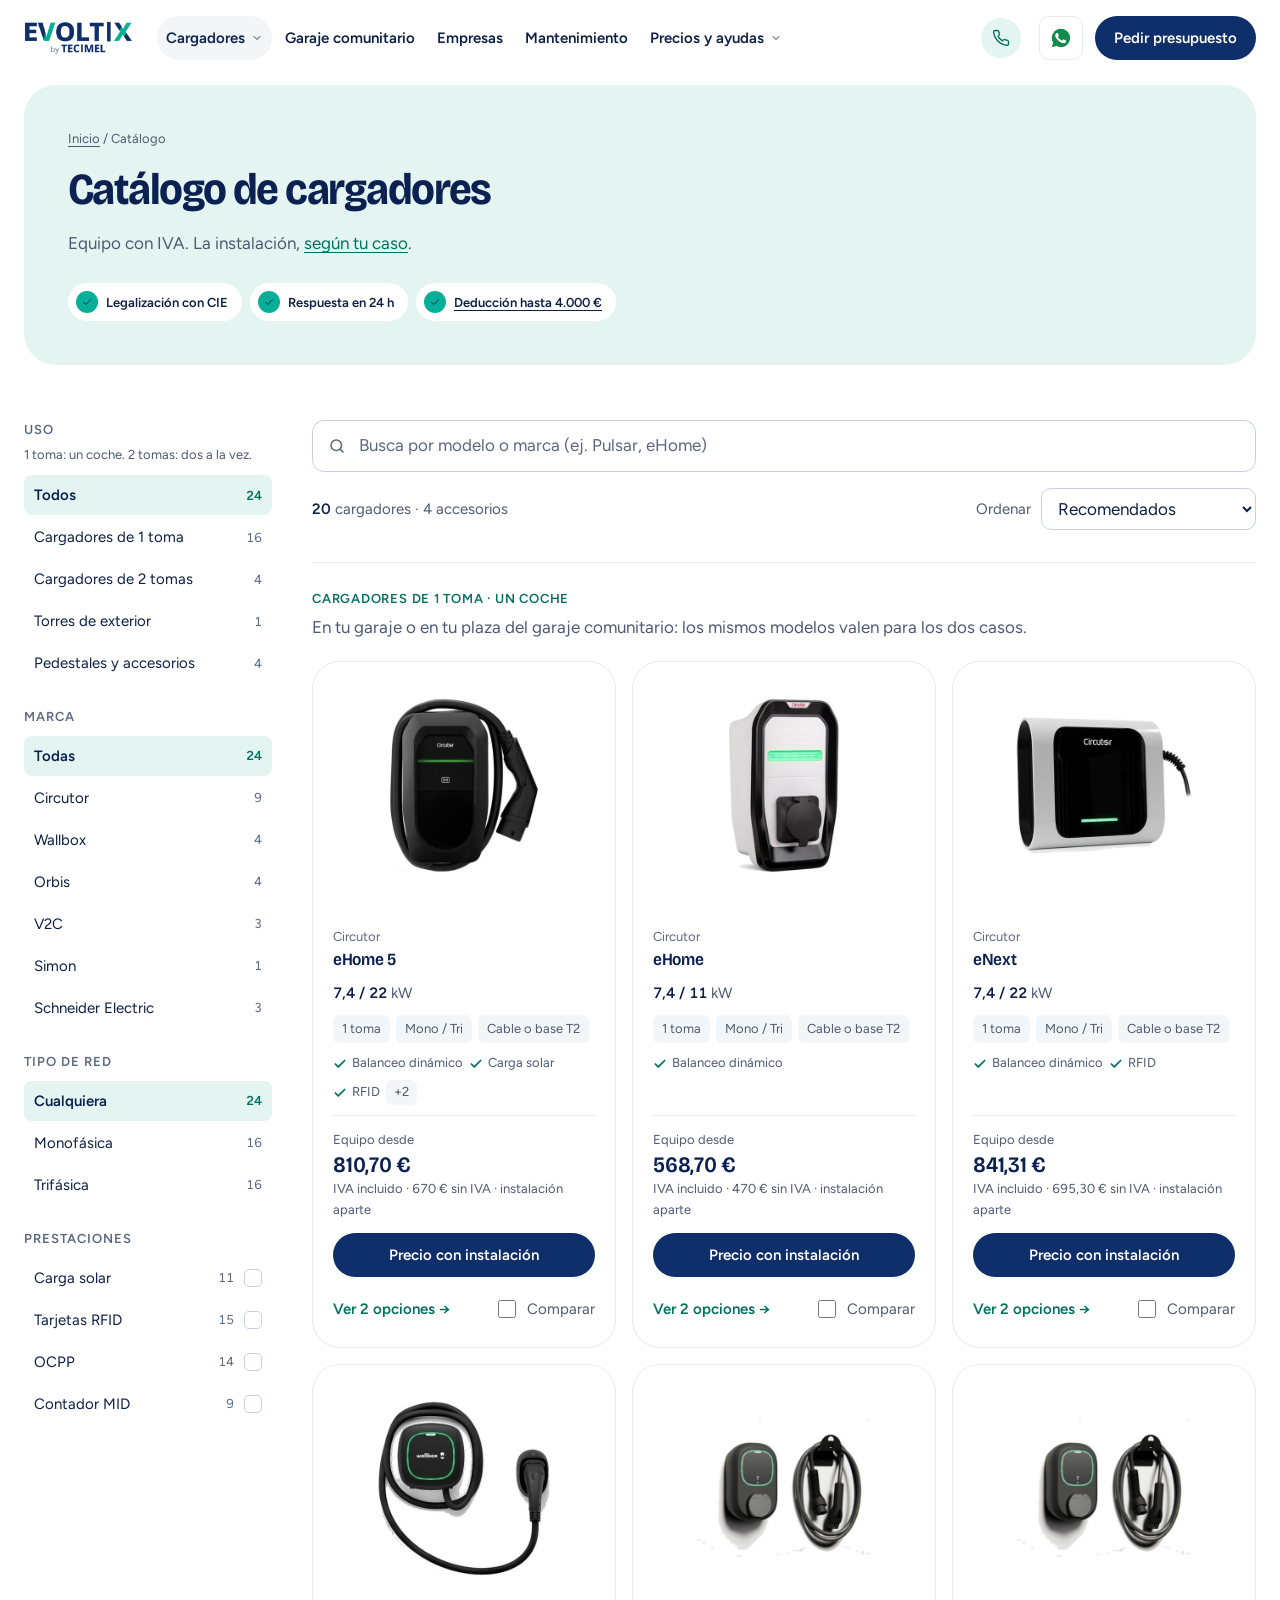
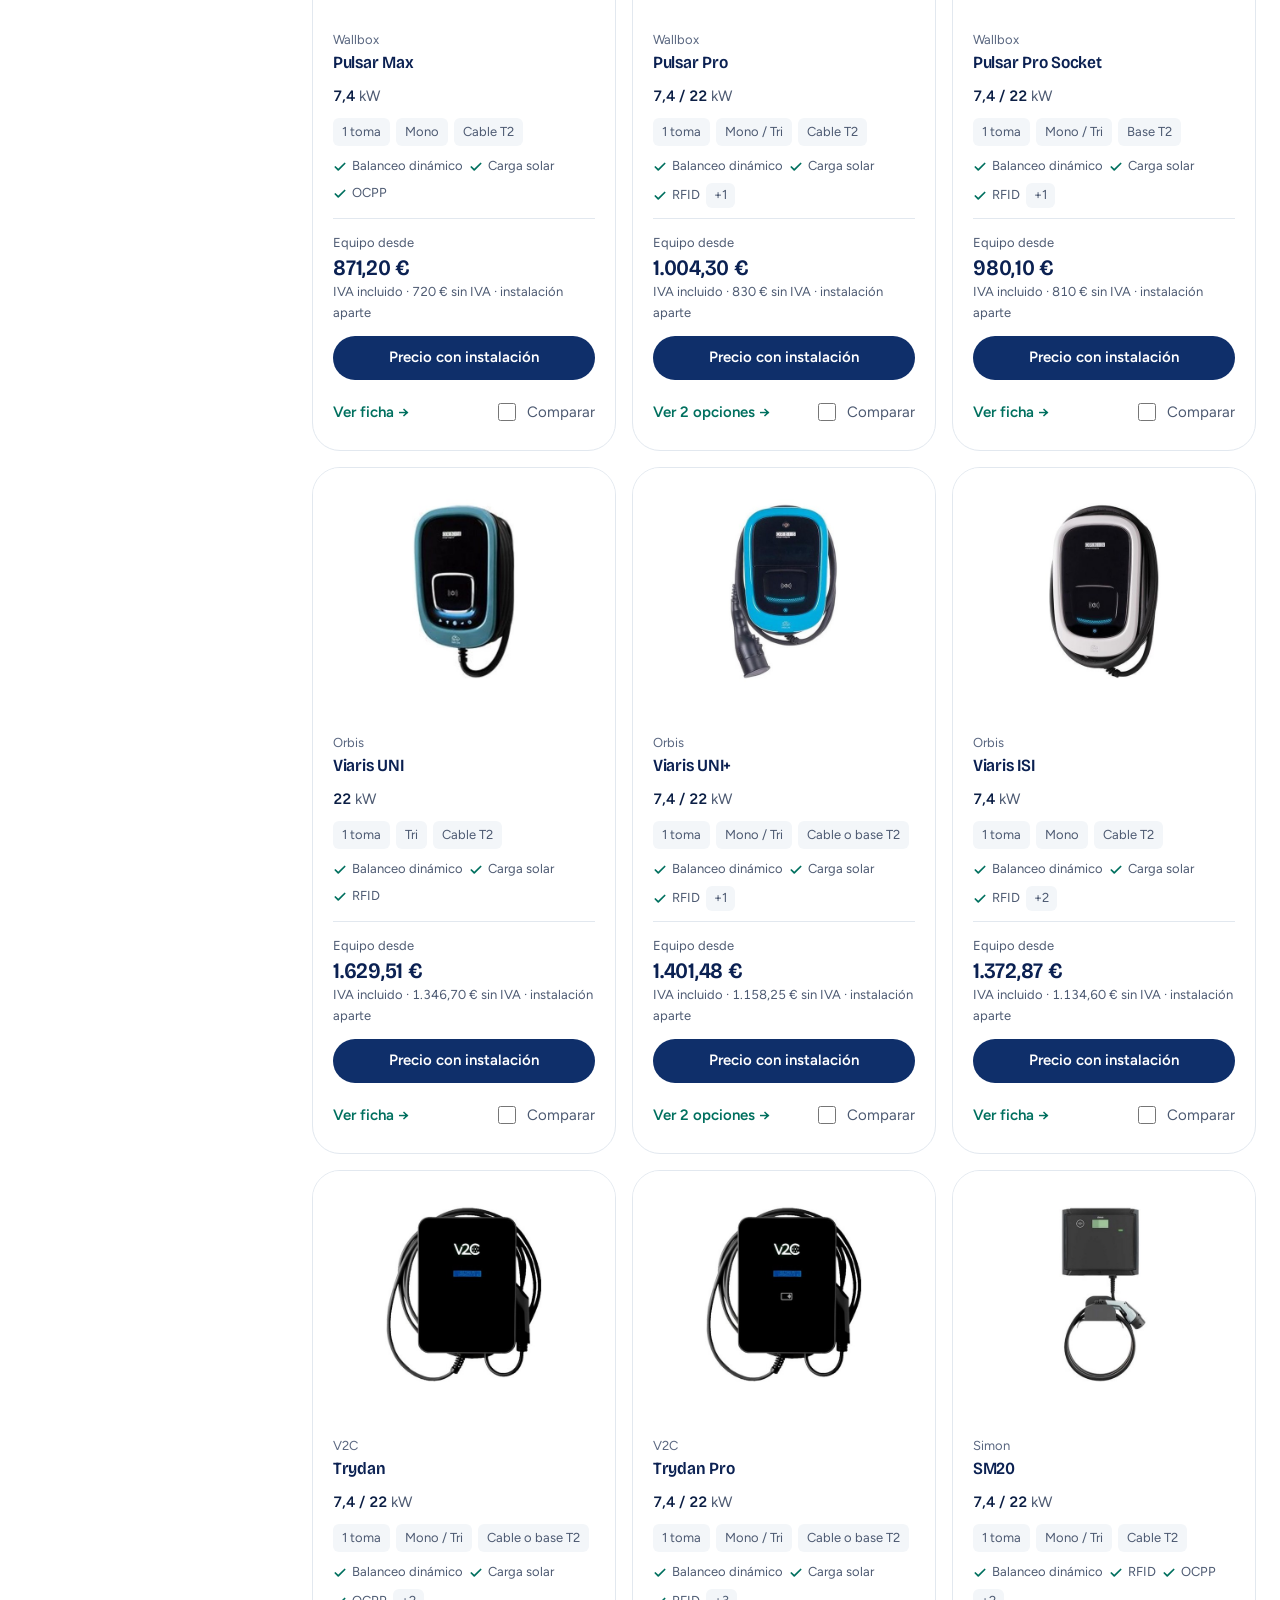
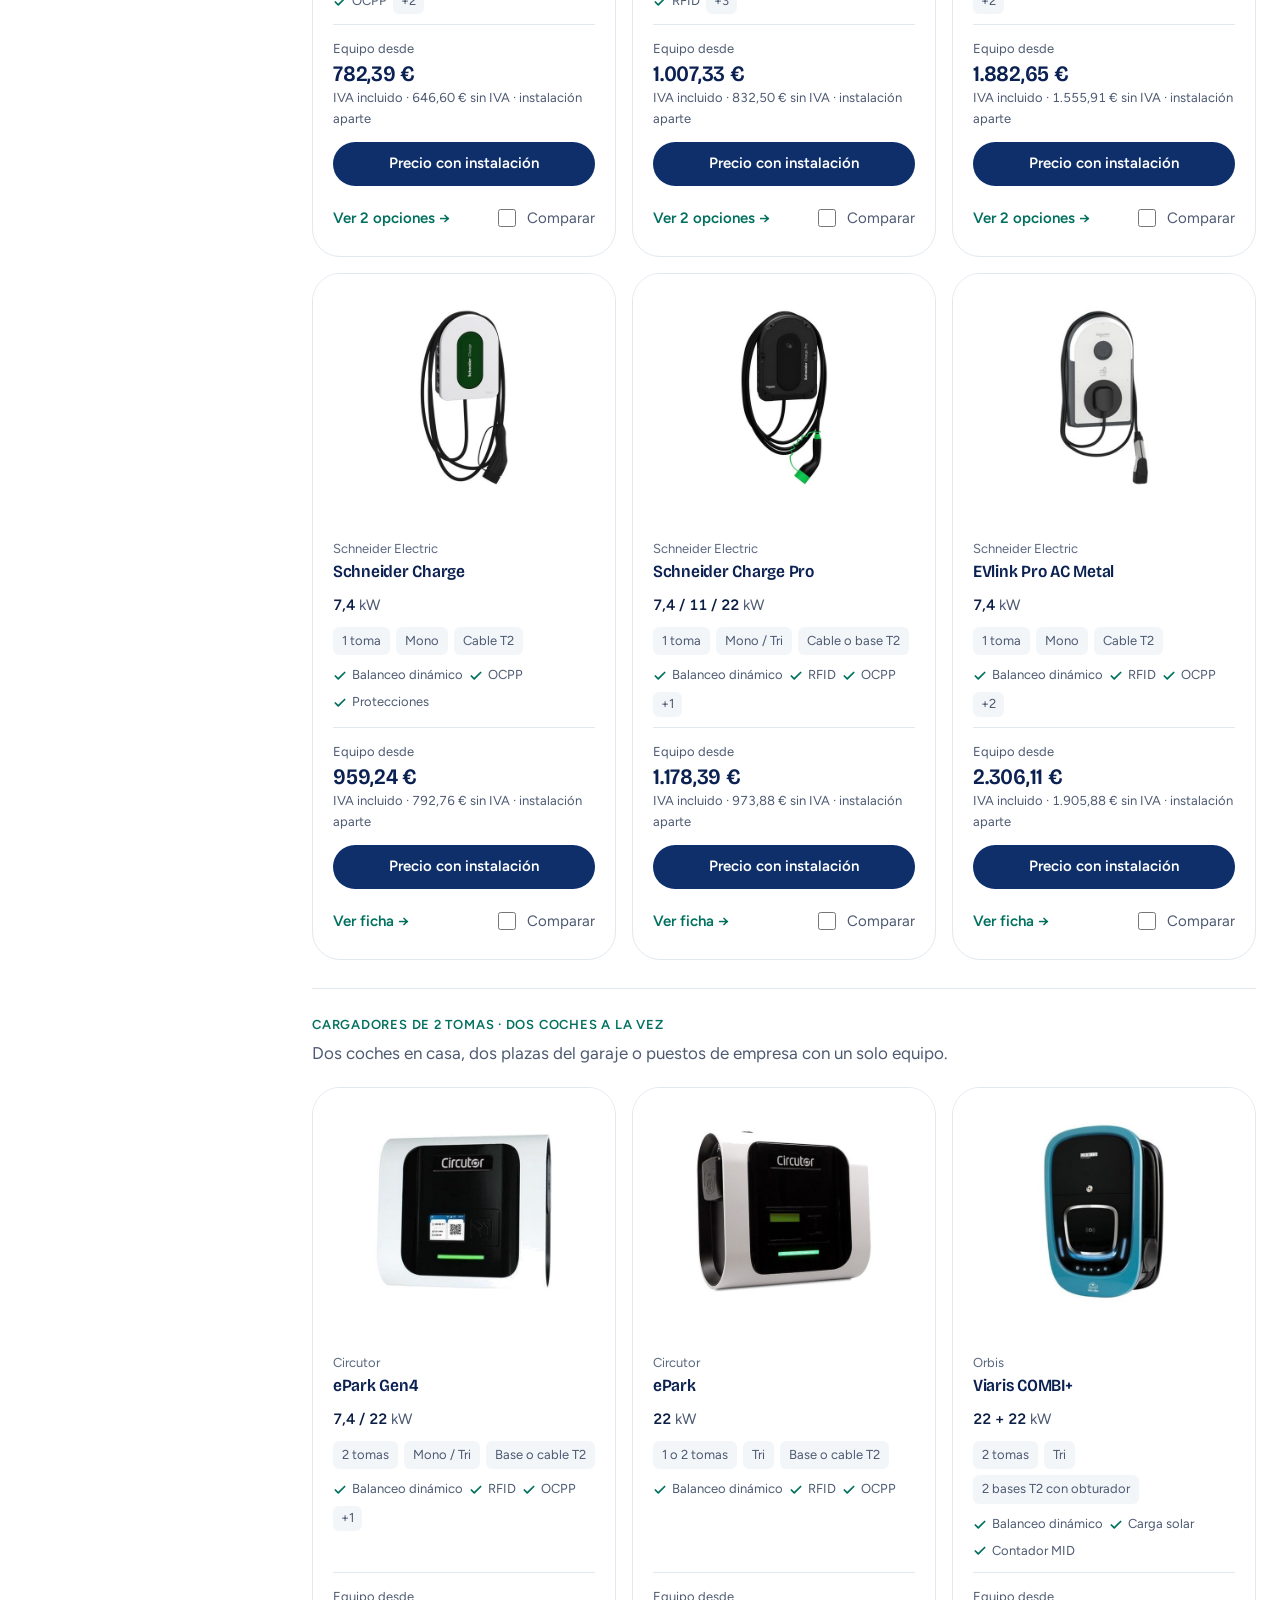
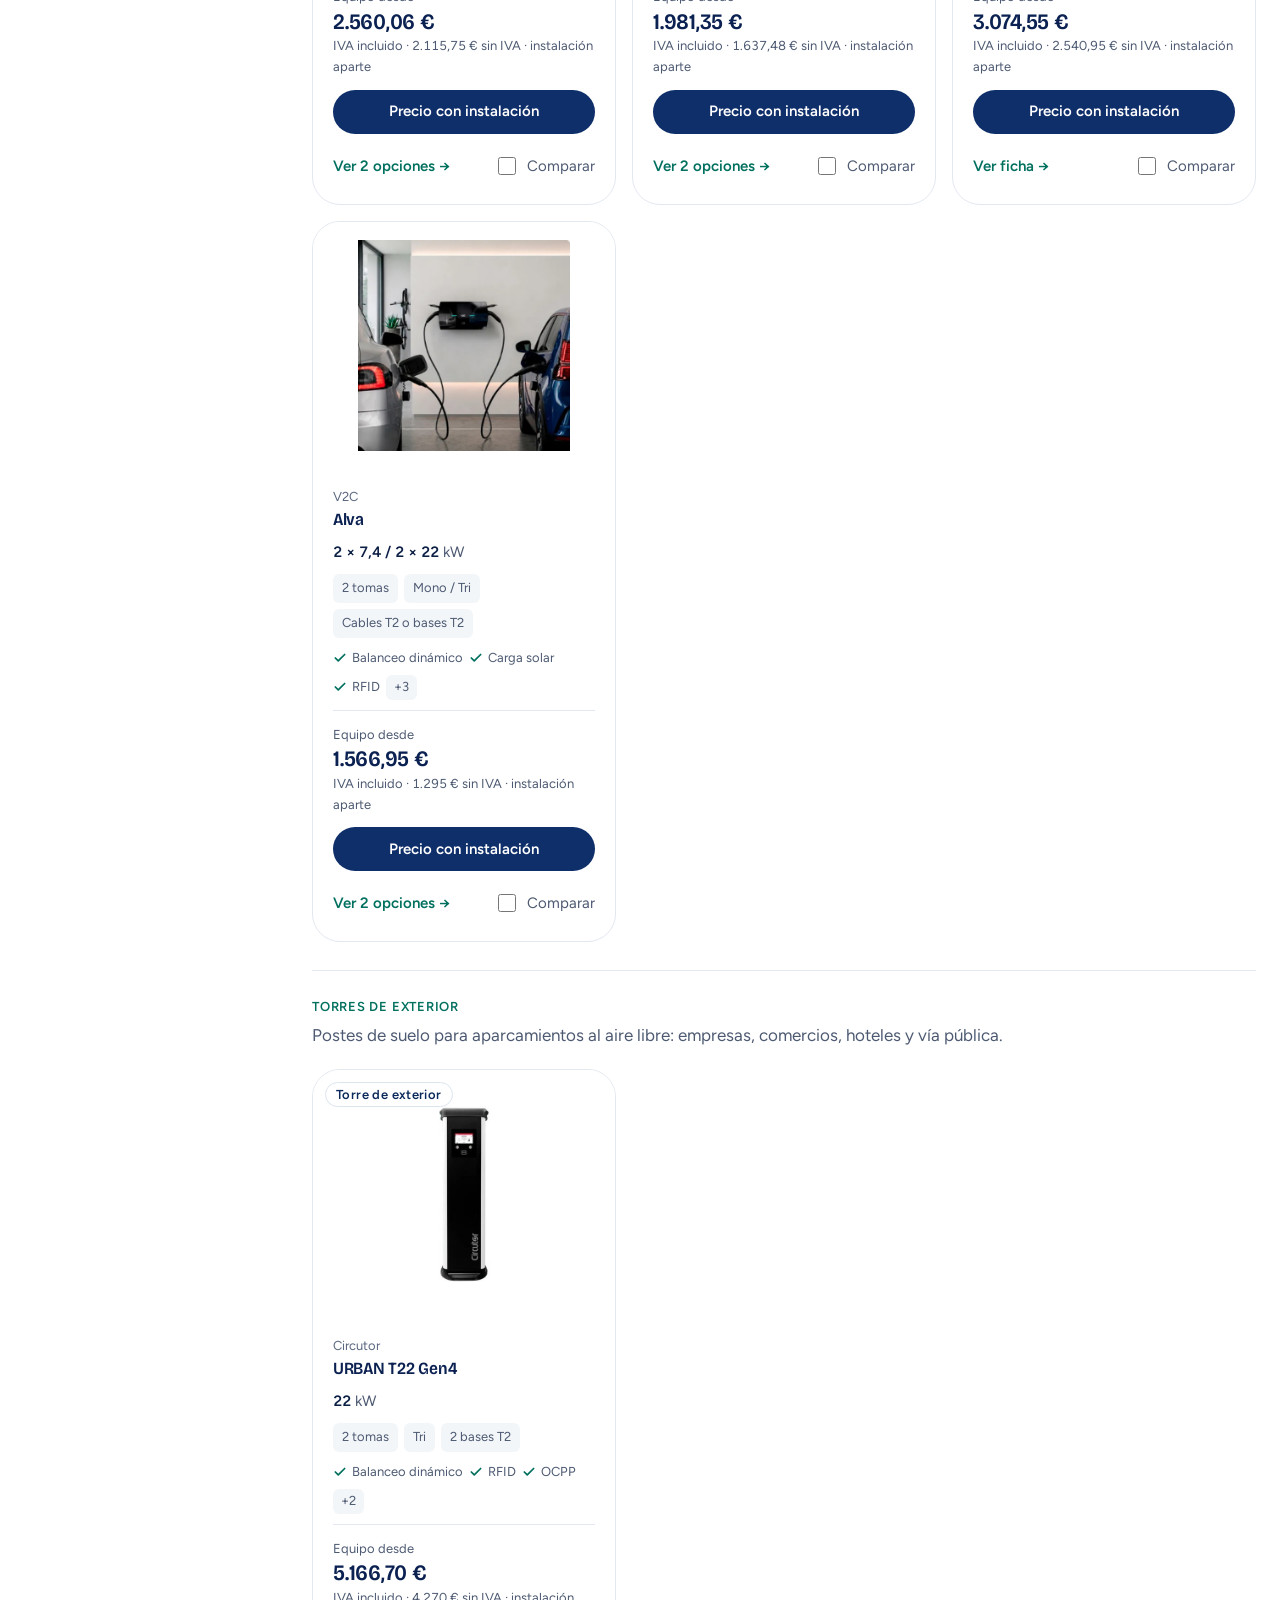
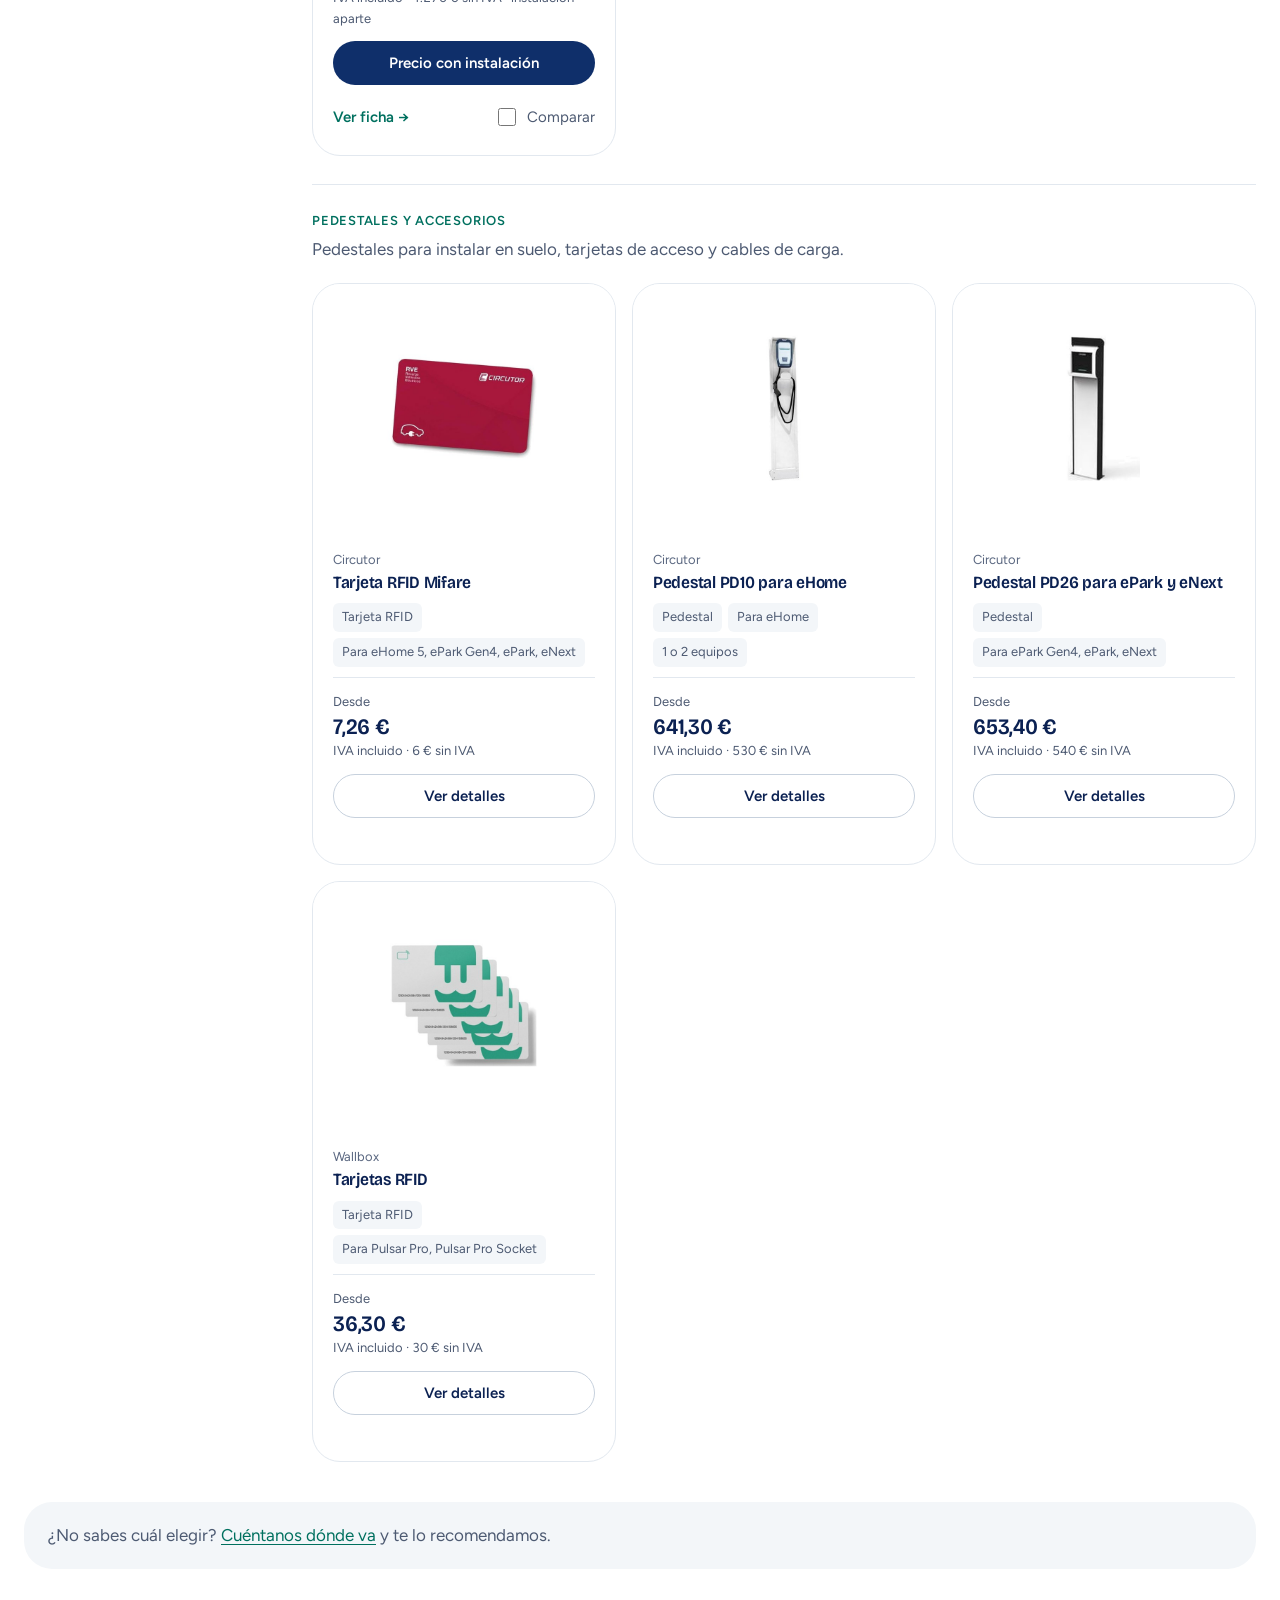
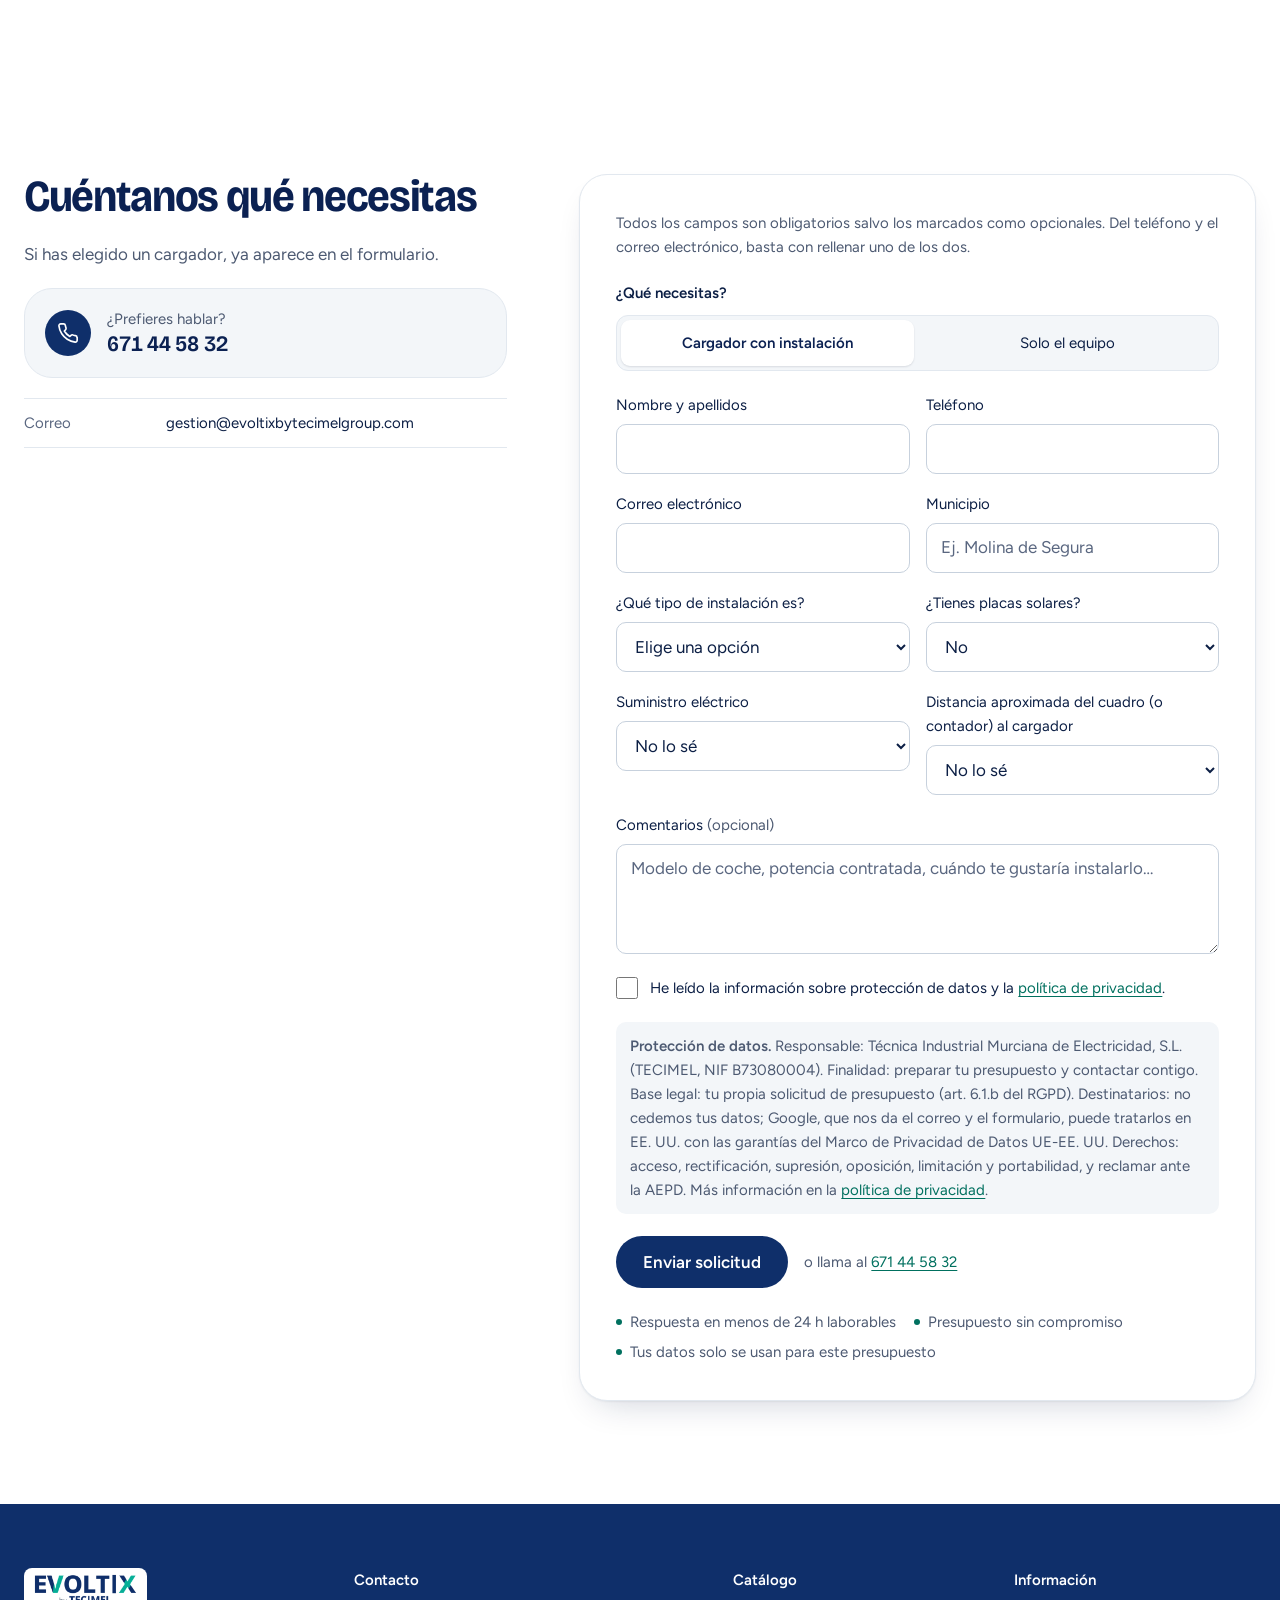
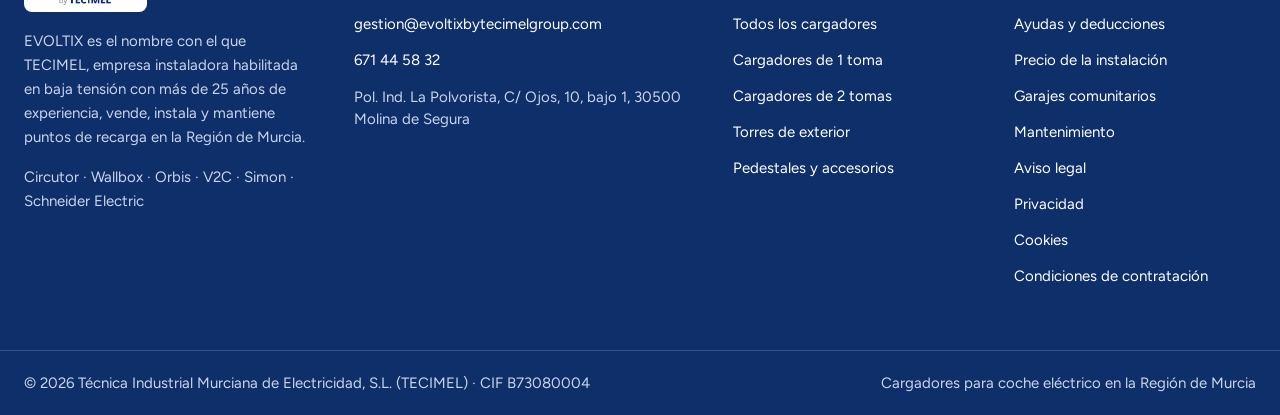
<file: catalogo.html>
<!doctype html>
<html lang="es">
<head>
<meta charset="utf-8">
<meta name="viewport" content="width=device-width, initial-scale=1, viewport-fit=cover">
<title>Catálogo de cargadores para coche eléctrico | EVOLTIX by TECIMEL</title>
<meta name="description" content="Cargadores Circutor, Wallbox, Orbis, V2C, Simon y Schneider Electric de 1 o 2 tomas y torres de exterior, con precio e instalación en Murcia.">
<link rel="canonical" href="https://evoltixbytecimelgroup.com/catalogo">
<meta property="og:type" content="website">
<meta property="og:url" content="https://evoltixbytecimelgroup.com/catalogo">
<meta property="og:site_name" content="EVOLTIX by TECIMEL">
<meta property="og:locale" content="es_ES">
<meta name="twitter:card" content="summary_large_image">
<meta property="og:title" content="Catálogo de cargadores para coche eléctrico | EVOLTIX by TECIMEL">
<meta property="og:description" content="Cargadores Circutor, Wallbox, Orbis, V2C, Simon y Schneider Electric de 1 o 2 tomas y torres de exterior, con precio e instalación en Murcia.">
<meta property="og:image" content="https://evoltixbytecimelgroup.com/img/obras/obra-2.jpg">
<meta name="theme-color" content="#0F2F6A">
<link rel="icon" href="/favicon.ico" sizes="48x48">
<link rel="icon" type="image/png" sizes="96x96" href="img/favicon-96.png">
<link rel="icon" type="image/png" sizes="192x192" href="img/favicon-192.png">
<link rel="apple-touch-icon" sizes="180x180" href="img/favicon-180.png">
<link rel="preload" href="fonts/bricolage-700.woff" as="font" type="font/woff" crossorigin>
<link rel="stylesheet" href="css/styles.css">
<script type="application/ld+json">
{"@context":"https://schema.org","@type":"Electrician","name":"EVOLTIX by TECIMEL","url":"https://evoltixbytecimelgroup.com/","logo":"https://evoltixbytecimelgroup.com/img/logo.png","email":"gestion@evoltixbytecimelgroup.com","telephone":"+34671445832","address":{"@type":"PostalAddress","streetAddress":"Pol. Ind. La Polvorista, C/ Ojos, 10, bajo 1","postalCode":"30500","addressLocality":"Molina de Segura","addressRegion":"Región de Murcia","addressCountry":"ES"},"areaServed":[{"@type":"AdministrativeArea","name":"Región de Murcia"},{"@type":"City","name":"Molina de Segura"},{"@type":"City","name":"Murcia"},{"@type":"City","name":"Alcantarilla"},{"@type":"City","name":"Las Torres de Cotillas"},{"@type":"City","name":"Alguazas"},{"@type":"City","name":"Lorquí"},{"@type":"City","name":"Ceutí"},{"@type":"City","name":"Archena"},{"@type":"City","name":"Santomera"},{"@type":"City","name":"Fortuna"},{"@type":"City","name":"Cieza"},{"@type":"City","name":"Mula"},{"@type":"City","name":"Alhama de Murcia"},{"@type":"City","name":"Totana"},{"@type":"City","name":"Lorca"},{"@type":"City","name":"Águilas"},{"@type":"City","name":"Mazarrón"},{"@type":"City","name":"Cartagena"},{"@type":"City","name":"Torre-Pacheco"},{"@type":"City","name":"San Javier"},{"@type":"City","name":"San Pedro del Pinatar"},{"@type":"City","name":"Los Alcázares"},{"@type":"City","name":"Yecla"},{"@type":"City","name":"Jumilla"},{"@type":"City","name":"Caravaca de la Cruz"}],"parentOrganization":{"@type":"Organization","name":"TECIMEL","legalName":"Técnica Industrial Murciana de Electricidad, S.L.","taxID":"B73080004"}}
</script>
<script type="application/ld+json" id="ld-catalogo">{"@context": "https://schema.org", "@type": "ItemList", "name": "Catálogo de cargadores para coche eléctrico", "itemListElement": [{"@type": "ListItem", "position": 1, "item": {"@type": "Product", "name": "Circutor eHome 5", "brand": {"@type": "Brand", "name": "Circutor"}, "url": "https://evoltixbytecimelgroup.com/catalogo#p-CIR-01", "category": "Doméstico", "image": "https://evoltixbytecimelgroup.com/img/productos/circutor-ehome-5-cable.jpg", "description": "La última generación del cargador doméstico de Circutor, fabricado en España. Wi‑Fi y Ethernet, tres modos de carga inteligentes, línea LED de estado y diferencial de 6 mA DC integrado.", "offers": {"@type": "AggregateOffer", "lowPrice": "810.70", "highPrice": "922.02", "offerCount": 2, "priceCurrency": "EUR", "seller": {"@type": "Organization", "name": "TECIMEL"}}}}, {"@type": "ListItem", "position": 2, "item": {"@type": "Product", "name": "Circutor eHome", "brand": {"@type": "Brand", "name": "Circutor"}, "url": "https://evoltixbytecimelgroup.com/catalogo#p-CIR-02", "category": "Doméstico", "image": "https://evoltixbytecimelgroup.com/img/productos/circutor-ehome-base.jpg", "description": "El cargador más sencillo y económico de Circutor: robusto y fácil de usar. Con el sensor CirBEON añade balanceo dinámico para no superar tu potencia contratada.", "offers": {"@type": "AggregateOffer", "lowPrice": "568.70", "highPrice": "582.01", "offerCount": 2, "priceCurrency": "EUR", "seller": {"@type": "Organization", "name": "TECIMEL"}}}}, {"@type": "ListItem", "position": 3, "item": {"@type": "Product", "name": "Circutor ePark Gen4", "brand": {"@type": "Brand", "name": "Circutor"}, "url": "https://evoltixbytecimelgroup.com/catalogo#p-CIR-03", "category": "Comunitario · Empresa / flota", "image": "https://evoltixbytecimelgroup.com/img/productos/circutor-epark-gen4.jpg", "description": "Caja de recarga inteligente de dos tomas para garajes comunitarios y empresas. Gestión remota, identificación por RFID y OCPP para repartir y facturar los consumos.", "offers": {"@type": "AggregateOffer", "lowPrice": "2560.06", "highPrice": "2852.27", "offerCount": 2, "priceCurrency": "EUR", "seller": {"@type": "Organization", "name": "TECIMEL"}}}}, {"@type": "ListItem", "position": 4, "item": {"@type": "Product", "name": "Circutor ePark", "brand": {"@type": "Brand", "name": "Circutor"}, "url": "https://evoltixbytecimelgroup.com/catalogo#p-CIR-04", "category": "Comunitario · Empresa / flota", "image": "https://evoltixbytecimelgroup.com/img/productos/circutor-epark-gen3-t2s2.jpg", "description": "Caja de recarga trifásica de 22 kW de Circutor para comunidades, empresas y flotas, con conexión Ethernet o Wi‑Fi. Disponible con una toma o con dos tomas para cargar dos vehículos a la vez.", "offers": {"@type": "AggregateOffer", "lowPrice": "1981.35", "highPrice": "2793.20", "offerCount": 2, "priceCurrency": "EUR", "seller": {"@type": "Organization", "name": "TECIMEL"}}}}, {"@type": "ListItem", "position": 5, "item": {"@type": "Product", "name": "Circutor eNext", "brand": {"@type": "Brand", "name": "Circutor"}, "url": "https://evoltixbytecimelgroup.com/catalogo#p-CIR-10", "category": "Doméstico · Comunitario", "image": "https://evoltixbytecimelgroup.com/img/productos/circutor-enext.jpg", "description": "Caja de recarga con barra LED de estado y app con desbloqueo por Bluetooth al acercarte, pensada para viviendas y plazas de garaje comunitario.", "offers": {"@type": "AggregateOffer", "lowPrice": "841.31", "highPrice": "915.55", "offerCount": 2, "priceCurrency": "EUR", "seller": {"@type": "Organization", "name": "TECIMEL"}}}}, {"@type": "ListItem", "position": 6, "item": {"@type": "Product", "name": "Wallbox Pulsar Max", "brand": {"@type": "Brand", "name": "Wallbox"}, "url": "https://evoltixbytecimelgroup.com/catalogo#p-WAL-01", "category": "Doméstico", "image": "https://evoltixbytecimelgroup.com/img/productos/wallbox-pulsar-max.jpg", "description": "El cargador doméstico de referencia de Wallbox, compacto y robusto. Con cable Tipo 2 de 5 o 7 m, en negro o blanco. App myWallbox, control por voz, balanceo dinámico con Power Boost y carga solar con Eco‑Smart (ambos con medidor).", "offers": {"@type": "Offer", "price": "871.20", "priceCurrency": "EUR", "seller": {"@type": "Organization", "name": "TECIMEL"}}}}, {"@type": "ListItem", "position": 7, "item": {"@type": "Product", "name": "Wallbox Pulsar Pro", "brand": {"@type": "Brand", "name": "Wallbox"}, "url": "https://evoltixbytecimelgroup.com/catalogo#p-WAL-02", "category": "Comunitario · Empresa / flota", "image": "https://evoltixbytecimelgroup.com/img/productos/wallbox-pulsar-pro-base.jpg", "description": "Versión profesional del Pulsar para comunidades, empresas y flotas, con cable Tipo 2: monofásico de 7,4 kW (cable de 5 o 7 m) o trifásico de 22 kW (cable de 7 m). 4G integrado, identificación por RFID y NFC y gestión remota por OCPP.", "offers": {"@type": "AggregateOffer", "lowPrice": "1004.30", "highPrice": "1028.50", "offerCount": 2, "priceCurrency": "EUR", "seller": {"@type": "Organization", "name": "TECIMEL"}}}}, {"@type": "ListItem", "position": 8, "item": {"@type": "Product", "name": "Wallbox Pulsar Pro Socket", "brand": {"@type": "Brand", "name": "Wallbox"}, "url": "https://evoltixbytecimelgroup.com/catalogo#p-WAL-04", "category": "Comunitario · Empresa / flota", "image": "https://evoltixbytecimelgroup.com/img/productos/wallbox-pulsar-pro-base.jpg", "description": "Pulsar Pro con base Tipo 2 (sin cable): cada usuario conecta su propio cable. 4G, Ethernet, lector RFID y gestión remota por OCPP. Ideal para garajes comunitarios y aparcamientos de empresa.", "offers": {"@type": "Offer", "price": "980.10", "priceCurrency": "EUR", "seller": {"@type": "Organization", "name": "TECIMEL"}}}}, {"@type": "ListItem", "position": 9, "item": {"@type": "Product", "name": "Orbis Viaris UNI", "brand": {"@type": "Brand", "name": "Orbis"}, "url": "https://evoltixbytecimelgroup.com/catalogo#p-ORB-01", "category": "Doméstico", "image": "https://evoltixbytecimelgroup.com/img/productos/orbis-viaris-uni.jpg", "description": "El Viaris UNI clásico de Orbis, fabricado en España: trifásico de 22 kW con manguera Tipo 2 de 5 m y Wi‑Fi. Modulación dinámica de potencia de serie y activación por app, tarjeta RFID o táctil. Para monofásico, base Tipo 2 o protecciones integradas, mira el Viaris UNI+.", "offers": {"@type": "Offer", "price": "1629.51", "priceCurrency": "EUR", "seller": {"@type": "Organization", "name": "TECIMEL"}}}}, {"@type": "ListItem", "position": 10, "item": {"@type": "Product", "name": "Orbis Viaris UNI+", "brand": {"@type": "Brand", "name": "Orbis"}, "url": "https://evoltixbytecimelgroup.com/catalogo#p-ORB-03", "category": "Doméstico · Comunitario", "image": "https://evoltixbytecimelgroup.com/img/productos/orbis-viaris-uni-plus-cable.jpg", "description": "La nueva generación del Viaris UNI de Orbis, fabricada en España. Con manguera Tipo 2 de 5 o 7 m o con base Tipo 2 con obturador, monofásico 7,4 kW o trifásico 22 kW, y versiones con las protecciones ya integradas en el cargador para ahorrar espacio en el cuadro. Modulación dinámica de potencia de serie y activación por app, tarjeta RFID o táctil.", "offers": {"@type": "AggregateOffer", "lowPrice": "1401.48", "highPrice": "1576.21", "offerCount": 2, "priceCurrency": "EUR", "seller": {"@type": "Organization", "name": "TECIMEL"}}}}, {"@type": "ListItem", "position": 11, "item": {"@type": "Product", "name": "Orbis Viaris COMBI+", "brand": {"@type": "Brand", "name": "Orbis"}, "url": "https://evoltixbytecimelgroup.com/catalogo#p-ORB-02", "category": "Comunitario · Empresa / flota", "image": "https://evoltixbytecimelgroup.com/img/productos/orbis-viaris-combi.jpg", "description": "Cargador doble de Orbis para cargar dos vehículos a la vez en garajes comunitarios, empresas y aparcamientos. Trifásico, 22 kW por toma, dos bases Tipo 2 con obturador, contador MID y detección de corriente continua (RDC‑DD).", "offers": {"@type": "Offer", "price": "3074.55", "priceCurrency": "EUR", "seller": {"@type": "Organization", "name": "TECIMEL"}}}}, {"@type": "ListItem", "position": 12, "item": {"@type": "Product", "name": "Orbis Viaris ISI", "brand": {"@type": "Brand", "name": "Orbis"}, "url": "https://evoltixbytecimelgroup.com/catalogo#p-ORB-04", "category": "Doméstico", "image": "https://evoltixbytecimelgroup.com/img/productos/orbis-viaris-isi.jpg", "description": "Cargador ultradelgado de Orbis, de solo 105 mm de fondo, con modulación de potencia y Wi‑Fi. Ideal para garajes estrechos. Te asesoramos sobre las versiones con protecciones y contador MID.", "offers": {"@type": "Offer", "price": "1372.87", "priceCurrency": "EUR", "seller": {"@type": "Organization", "name": "TECIMEL"}}}}, {"@type": "ListItem", "position": 13, "item": {"@type": "Product", "name": "V2C Trydan", "brand": {"@type": "Brand", "name": "V2C"}, "url": "https://evoltixbytecimelgroup.com/catalogo#p-V2C-01", "category": "Doméstico", "image": "https://evoltixbytecimelgroup.com/img/productos/v2c-trydan.jpg", "description": "Cargador inteligente fabricado en Valencia, con pantalla, Wi‑Fi y Bluetooth. Pinza de balanceo incluida e integración directa con inversores solares.", "offers": {"@type": "AggregateOffer", "lowPrice": "782.39", "highPrice": "870.35", "offerCount": 2, "priceCurrency": "EUR", "seller": {"@type": "Organization", "name": "TECIMEL"}}}}, {"@type": "ListItem", "position": 14, "item": {"@type": "Product", "name": "V2C Trydan Pro", "brand": {"@type": "Brand", "name": "V2C"}, "url": "https://evoltixbytecimelgroup.com/catalogo#p-V2C-02", "category": "Doméstico · Comunitario · Empresa / flota", "image": "https://evoltixbytecimelgroup.com/img/productos/v2c-trydan-pro.jpg", "description": "Todo lo del Trydan más RFID, NFC, Ethernet y 4G con SIM incluida, para identificar usuarios en comunidades y empresas.", "offers": {"@type": "AggregateOffer", "lowPrice": "1007.33", "highPrice": "1095.35", "offerCount": 2, "priceCurrency": "EUR", "seller": {"@type": "Organization", "name": "TECIMEL"}}}}, {"@type": "ListItem", "position": 15, "item": {"@type": "Product", "name": "V2C Alva", "brand": {"@type": "Brand", "name": "V2C"}, "url": "https://evoltixbytecimelgroup.com/catalogo#p-V2C-03", "category": "Comunitario · Empresa / flota", "image": "https://evoltixbytecimelgroup.com/img/productos/v2c-alva.jpg", "description": "Cargador doble de V2C para cargar dos vehículos a la vez, hasta 22 kW por toma. Pensado para empresas, flotas y garajes comunitarios: Wi‑Fi, Ethernet y 4G con SIM incluida, lector RFID, OCPP y reparto dinámico de potencia. Con dos cables, dos bases o una de cada, y protecciones integradas opcionales.", "offers": {"@type": "AggregateOffer", "lowPrice": "1566.95", "highPrice": "1687.95", "offerCount": 2, "priceCurrency": "EUR", "seller": {"@type": "Organization", "name": "TECIMEL"}}}}, {"@type": "ListItem", "position": 16, "item": {"@type": "Product", "name": "Simon SM20", "brand": {"@type": "Brand", "name": "Simon"}, "url": "https://evoltixbytecimelgroup.com/catalogo#p-SIM-01", "category": "Comunitario · Empresa / flota", "image": "https://evoltixbytecimelgroup.com/img/productos/simon-sm20-7kw.jpg", "description": "Punto de recarga de pared de la serie SM20 Business de Simon, con cable Tipo 2 de 5 m, pantalla LCD, lector RFID con 2 tarjetas, contador MID y OCPP. IP54 e IK10, para interior o exterior.", "offers": {"@type": "AggregateOffer", "lowPrice": "1882.65", "highPrice": "2184.62", "offerCount": 2, "priceCurrency": "EUR", "seller": {"@type": "Organization", "name": "TECIMEL"}}}}, {"@type": "ListItem", "position": 17, "item": {"@type": "Product", "name": "Schneider Electric Schneider Charge", "brand": {"@type": "Brand", "name": "Schneider Electric"}, "url": "https://evoltixbytecimelgroup.com/catalogo#p-SCH-01", "category": "Doméstico", "image": "https://evoltixbytecimelgroup.com/img/productos/schneider-charge.jpg", "description": "El cargador de casa de Schneider Electric, en blanco y verde. 7,4 kW monofásico con cable Tipo 2 de 5 m, Wi‑Fi y Ethernet, y control desde la app Wiser. IP55 e IK10.", "offers": {"@type": "Offer", "price": "959.24", "priceCurrency": "EUR", "seller": {"@type": "Organization", "name": "TECIMEL"}}}}, {"@type": "ListItem", "position": 18, "item": {"@type": "Product", "name": "Schneider Electric Schneider Charge Pro", "brand": {"@type": "Brand", "name": "Schneider Electric"}, "url": "https://evoltixbytecimelgroup.com/catalogo#p-SCH-02", "category": "Doméstico · Comunitario · Empresa / flota", "image": "https://evoltixbytecimelgroup.com/img/productos/schneider-charge-pro.jpg", "description": "Cargador de Schneider Electric para casa, garaje comunitario o empresa: 7,4, 11 o 22 kW, con cable o con base Tipo 2, lector RFID, Wi‑Fi, Ethernet y OCPP. De pared o en pedestal, IP55 e IK10.", "offers": {"@type": "Offer", "price": "1178.39", "priceCurrency": "EUR", "seller": {"@type": "Organization", "name": "TECIMEL"}}}}, {"@type": "ListItem", "position": 19, "item": {"@type": "Product", "name": "Schneider Electric EVlink Pro AC Metal", "brand": {"@type": "Brand", "name": "Schneider Electric"}, "url": "https://evoltixbytecimelgroup.com/catalogo#p-SCH-03", "category": "Comunitario · Empresa / flota", "image": "https://evoltixbytecimelgroup.com/img/productos/schneider-evlink-pro-ac.jpg", "description": "Punto de recarga metálico de Schneider Electric para garajes comunitarios y empresas. 7,4 kW con cable Tipo 2 de 5 m, diferencial y contador MID integrados, RFID y OCPP. IP55 e IK10.", "offers": {"@type": "Offer", "price": "2306.11", "priceCurrency": "EUR", "seller": {"@type": "Organization", "name": "TECIMEL"}}}}, {"@type": "ListItem", "position": 20, "item": {"@type": "Product", "name": "Circutor URBAN T22 Gen4", "brand": {"@type": "Brand", "name": "Circutor"}, "url": "https://evoltixbytecimelgroup.com/catalogo#p-CIR-20", "category": "Torre de exterior", "image": "https://evoltixbytecimelgroup.com/img/productos/circutor-urban-t22-gen4.jpg", "description": "Poste de recarga para aparcamientos en exterior: dos tomas Tipo 2 de 22 kW que cargan a la vez, una por cada lado. Chasis de aluminio antivandálico, pantalla de 7\", lector RFID, contador MID y protecciones independientes por toma. Pensado para aparcamientos de empresas, comercios, hoteles y vía pública. Al ser una instalación exterior de más de 10 kW, necesita proyecto e inspección inicial de un organismo de control (OCA): lo tramitamos nosotros.", "offers": {"@type": "Offer", "price": "5166.70", "priceCurrency": "EUR", "seller": {"@type": "Organization", "name": "TECIMEL"}}}}, {"@type": "ListItem", "position": 21, "item": {"@type": "Product", "name": "Circutor Tarjeta RFID Mifare", "brand": {"@type": "Brand", "name": "Circutor"}, "url": "https://evoltixbytecimelgroup.com/catalogo#p-ACC-01", "category": "Accesorio · Tarjeta RFID", "image": "https://evoltixbytecimelgroup.com/img/productos/circutor-tarjeta-rfid.jpg", "description": "Tarjeta de proximidad Mifare Classic 1K para activar la carga en cajas ePark y eNext. Útil en garajes comunitarios para que solo cargue el titular de la plaza.", "offers": {"@type": "Offer", "price": "7.26", "priceCurrency": "EUR", "seller": {"@type": "Organization", "name": "TECIMEL"}}}}, {"@type": "ListItem", "position": 22, "item": {"@type": "Product", "name": "Circutor Pedestal PD10 para eHome", "brand": {"@type": "Brand", "name": "Circutor"}, "url": "https://evoltixbytecimelgroup.com/catalogo#p-CIR-P1", "category": "Accesorio · Pedestal", "image": "https://evoltixbytecimelgroup.com/img/productos/circutor-pd10-fm1.jpg", "description": "Pedestal de aluminio 5754 para instalar uno o dos cargadores eHome en el suelo, sin necesidad de pared. Versión individual (1563 × 310 × 250 mm) o doble, con un eHome a cada lado (1537 × 310 × 250 mm).", "offers": {"@type": "AggregateOffer", "lowPrice": "641.30", "highPrice": "711.48", "offerCount": 2, "priceCurrency": "EUR", "seller": {"@type": "Organization", "name": "TECIMEL"}}}}, {"@type": "ListItem", "position": 23, "item": {"@type": "Product", "name": "Circutor Pedestal PD26 para ePark y eNext", "brand": {"@type": "Brand", "name": "Circutor"}, "url": "https://evoltixbytecimelgroup.com/catalogo#p-CIR-P2", "category": "Accesorio · Pedestal", "image": "https://evoltixbytecimelgroup.com/img/productos/circutor-pd26.jpg", "description": "Pedestal de aluminio para una caja ePark o eNext (373 × 1270 × 150 mm).", "offers": {"@type": "Offer", "price": "653.40", "priceCurrency": "EUR", "seller": {"@type": "Organization", "name": "TECIMEL"}}}}, {"@type": "ListItem", "position": 24, "item": {"@type": "Product", "name": "Wallbox Tarjetas RFID", "brand": {"@type": "Brand", "name": "Wallbox"}, "url": "https://evoltixbytecimelgroup.com/catalogo#p-ACC-03", "category": "Accesorio · Tarjeta RFID", "image": "https://evoltixbytecimelgroup.com/img/productos/wallbox-tarjeta-rfid.jpg", "description": "Juego de 10 tarjetas RFID de Wallbox para identificar a cada usuario en los cargadores Pulsar Pro.", "offers": {"@type": "Offer", "price": "36.30", "priceCurrency": "EUR", "seller": {"@type": "Organization", "name": "TECIMEL"}}}}]}</script>
</head>
<body>
<a class="skip" href="#main">Saltar al contenido</a>
<svg width="0" height="0" style="position:absolute" aria-hidden="true" focusable="false"><defs><symbol id="i-chev" viewBox="0 0 24 24"><g fill="none" stroke="currentColor" stroke-width="1.8" stroke-linecap="round" stroke-linejoin="round"><path d="m6 9 6 6 6-6"/></g></symbol><symbol id="i-arrow" viewBox="0 0 24 24"><g fill="none" stroke="currentColor" stroke-width="1.8" stroke-linecap="round" stroke-linejoin="round"><path d="M5 12h14M13 6l6 6-6 6"/></g></symbol><symbol id="i-check" viewBox="0 0 24 24"><g fill="none" stroke="currentColor" stroke-width="1.8" stroke-linecap="round" stroke-linejoin="round"><path d="M5 12.5l4.5 4.5L19 7.5"/></g></symbol><symbol id="i-tel" viewBox="0 0 24 24"><g fill="none" stroke="currentColor" stroke-width="1.8" stroke-linecap="round" stroke-linejoin="round"><path d="M22 16.9v3a2 2 0 0 1-2.2 2 19.8 19.8 0 0 1-8.6-3.1 19.5 19.5 0 0 1-6-6A19.8 19.8 0 0 1 2.1 4.2 2 2 0 0 1 4.1 2h3a2 2 0 0 1 2 1.7c.1.9.4 1.8.7 2.7a2 2 0 0 1-.5 2.1L8 9.8a16 16 0 0 0 6 6l1.3-1.3a2 2 0 0 1 2.1-.4c.9.3 1.8.6 2.7.7a2 2 0 0 1 1.7 2z"/></g></symbol><symbol id="i-search" viewBox="0 0 24 24"><g fill="none" stroke="currentColor" stroke-width="1.8" stroke-linecap="round" stroke-linejoin="round"><circle cx="11" cy="11" r="6.5"/><path d="m20 20-4.2-4.2"/></g></symbol><symbol id="i-doc" viewBox="0 0 24 24"><g fill="none" stroke="currentColor" stroke-width="1.8" stroke-linecap="round" stroke-linejoin="round"><path d="M14 3H7a2 2 0 0 0-2 2v14a2 2 0 0 0 2 2h10a2 2 0 0 0 2-2V8z"/><path d="M14 3v5h5M9 13h6M9 17h6"/></g></symbol><symbol id="i-bolt" viewBox="0 0 24 24"><g fill="none" stroke="currentColor" stroke-width="1.8" stroke-linecap="round" stroke-linejoin="round"><path d="M13 3 6 14h6l-1 7 7-11h-6z"/></g></symbol><symbol id="i-shield" viewBox="0 0 24 24"><g fill="none" stroke="currentColor" stroke-width="1.8" stroke-linecap="round" stroke-linejoin="round"><path d="M12 3 20 6v6c0 5-3.5 8-8 9-4.5-1-8-4-8-9V6z"/><path d="m9 12 2 2 4-4"/></g></symbol><symbol id="i-car" viewBox="0 0 24 24"><g fill="none" stroke="currentColor" stroke-width="1.8" stroke-linecap="round" stroke-linejoin="round"><path d="M4 16v-3l2-5h12l2 5v3M3 16h18v2.5H3zM7 18.5V20M17 18.5V20M7.5 13h.01M16.5 13h.01"/></g></symbol><symbol id="i-card" viewBox="0 0 24 24"><g fill="none" stroke="currentColor" stroke-width="1.8" stroke-linecap="round" stroke-linejoin="round"><rect x="3" y="6" width="18" height="12" rx="2.5"/><path d="M7 10h4M7 14h7"/><path d="M17 9.5a3 3 0 0 1 0 5"/></g></symbol><symbol id="i-gauge" viewBox="0 0 24 24"><g fill="none" stroke="currentColor" stroke-width="1.8" stroke-linecap="round" stroke-linejoin="round"><path d="M4 17a8 8 0 1 1 16 0"/><path d="m12 17 4-5"/><path d="M8 17h8"/></g></symbol><symbol id="i-signal" viewBox="0 0 24 24"><g fill="none" stroke="currentColor" stroke-width="1.8" stroke-linecap="round" stroke-linejoin="round"><path d="M5 12a10 10 0 0 1 14 0M8 15a5.5 5.5 0 0 1 8 0"/><circle cx="12" cy="18.5" r="1.3"/></g></symbol><symbol id="i-sun" viewBox="0 0 24 24"><g fill="none" stroke="currentColor" stroke-width="1.8" stroke-linecap="round" stroke-linejoin="round"><circle cx="12" cy="12" r="4"/><path d="M12 2.5v2M12 19.5v2M2.5 12h2M19.5 12h2M5.3 5.3l1.4 1.4M17.3 17.3l1.4 1.4M5.3 18.7l1.4-1.4M17.3 6.7l1.4-1.4"/></g></symbol><symbol id="i-wrench" viewBox="0 0 24 24"><g fill="none" stroke="currentColor" stroke-width="1.8" stroke-linecap="round" stroke-linejoin="round"><path d="M14.5 6.5a4 4 0 0 0 5 5L12 19a2.1 2.1 0 0 1-3-3z"/><path d="M14.5 6.5 17 4l3 3-2.5 2.5"/></g></symbol><symbol id="i-plug" viewBox="0 0 24 24"><g fill="none" stroke="currentColor" stroke-width="1.8" stroke-linecap="round" stroke-linejoin="round"><path d="M9 2v5M15 2v5M6 7h12v4a6 6 0 0 1-12 0zM12 17v5"/></g></symbol><symbol id="i-pin" viewBox="0 0 24 24"><g fill="none" stroke="currentColor" stroke-width="1.8" stroke-linecap="round" stroke-linejoin="round"><path d="M12 21s-7-6.2-7-11.5a7 7 0 0 1 14 0C19 14.8 12 21 12 21z"/><circle cx="12" cy="9.5" r="2.5"/></g></symbol><symbol id="i-euro" viewBox="0 0 24 24"><g fill="none" stroke="currentColor" stroke-width="1.8" stroke-linecap="round" stroke-linejoin="round"><path d="M17 6.5A7 7 0 1 0 17 17.5M4 10h9M4 14h9"/></g></symbol><symbol id="i-key" viewBox="0 0 24 24"><g fill="none" stroke="currentColor" stroke-width="1.8" stroke-linecap="round" stroke-linejoin="round"><circle cx="8" cy="15" r="4"/><path d="m11 12 9-9M16 7l3 3"/></g></symbol><symbol id="i-people" viewBox="0 0 24 24"><g fill="none" stroke="currentColor" stroke-width="1.8" stroke-linecap="round" stroke-linejoin="round"><circle cx="9" cy="8" r="3.5"/><path d="M2.5 20a6.5 6.5 0 0 1 13 0M16 4.5a3.5 3.5 0 0 1 0 7M18 14a6.5 6.5 0 0 1 3.5 6"/></g></symbol><symbol id="i-home" viewBox="0 0 24 24"><g fill="none" stroke="currentColor" stroke-width="1.8" stroke-linecap="round" stroke-linejoin="round"><path d="M3 11 12 4l9 7v9a1 1 0 0 1-1 1h-5v-6H9v6H4a1 1 0 0 1-1-1z"/></g></symbol><symbol id="i-clock" viewBox="0 0 24 24"><g fill="none" stroke="currentColor" stroke-width="1.8" stroke-linecap="round" stroke-linejoin="round"><circle cx="12" cy="12" r="8.5"/><path d="M12 7.5V12l3 2"/></g></symbol><symbol id="i-cable" viewBox="0 0 24 24"><g fill="none" stroke="currentColor" stroke-width="1.8" stroke-linecap="round" stroke-linejoin="round"><path d="M7 3v4M11 3v4M5 7h8v3a4 4 0 0 1-8 0zM9 14v2a4 4 0 0 0 8 0V8a3 3 0 0 1 6 0"/></g></symbol><symbol id="i-refresh" viewBox="0 0 24 24"><g fill="none" stroke="currentColor" stroke-width="1.8" stroke-linecap="round" stroke-linejoin="round"><path d="M20 11A8 8 0 0 0 5.7 6.3L4 8M4 4v4h4M4 13a8 8 0 0 0 14.3 4.7L20 16M20 20v-4h-4"/></g></symbol><symbol id="i-alert" viewBox="0 0 24 24"><g fill="none" stroke="currentColor" stroke-width="1.8" stroke-linecap="round" stroke-linejoin="round"><path d="M12 3 2 20h20z"/><path d="M12 10v4M12 17h.01"/></g></symbol></defs></svg>
<header class="mainbar" id="mainbar"><div class="wrap">
  <a class="logo" href="index.html" aria-label="EVOLTIX by TECIMEL, inicio"><img src="img/logo.png" alt="EVOLTIX by TECIMEL" width="116" height="36"></a>
  <nav class="nav" aria-label="Principal">
    <div class="dd">
      <button type="button" aria-expanded="false" aria-controls="dd-cg" class="cur">Cargadores <svg width="12" height="12" aria-hidden="true"><use href="#i-chev"/></svg></button>
      <div class="dd-menu" id="dd-cg">
        <a href="catalogo.html"><b>Todo el catálogo</b><span>6 marcas, con precio</span></a>
        <a href="catalogo.html#uso-1"><b>Cargadores de 1 toma</b><span>Un coche</span></a>
        <a href="catalogo.html#uso-2"><b>Cargadores de 2 tomas</b><span>Dos coches a la vez</span></a>
        <a href="catalogo.html#uso-exterior"><b>Torres de exterior</b><span>Aparcamientos al aire libre</span></a>
        <a href="catalogo.html#uso-accesorio"><b>Pedestales y accesorios</b><span>Pedestales y tarjetas RFID</span></a>
      </div>
    </div>
    <a href="garaje-comunitario.html">Garaje comunitario</a>
    <a href="index.html#empresas">Empresas</a>
    <a href="mantenimiento-cargador-coche-electrico.html">Mantenimiento</a>
    <div class="dd">
      <button type="button" aria-expanded="false" aria-controls="dd-pa">Precios y ayudas <svg width="12" height="12" aria-hidden="true"><use href="#i-chev"/></svg></button>
      <div class="dd-menu" id="dd-pa">
        <a href="precio-instalacion-cargador.html"><b>Precio de la instalación</b><span>Qué incluye y de qué depende</span></a>
        <a href="ayudas.html"><b>Ayudas y deducciones</b><span>Hasta 4.000 € en la renta</span></a>
      </div>
    </div>
  </nav>
  <div class="head-cta">
    <a class="head-tel" data-tel-wrap href="tel:+34671445832" aria-label="Llamar al 671 44 58 32"><span class="ic"><svg width="18" height="18" aria-hidden="true"><use href="#i-tel"/></svg></span><span data-tel>671 44 58 32</span></a>
    <a class="btn btn-primary btn-sm cta-long" href="#contacto">Pedir presupuesto</a>
    <a class="btn btn-primary btn-sm cta-short" href="#contacto">Presupuesto</a>
    <button class="menu-btn" type="button" aria-controls="mnav" aria-expanded="false" aria-label="Abrir menú"><svg width="22" height="22" viewBox="0 0 24 24" fill="none" stroke="currentColor" stroke-width="2" stroke-linecap="round" aria-hidden="true"><path d="M4 8h16M4 16h16"/></svg></button>
  </div>
</div></header>
<div class="mnav" id="mnav" role="dialog" aria-modal="true" aria-label="Menú">
  <div class="mnav-top"><img src="img/logo.png" alt="EVOLTIX by TECIMEL" width="103" height="32"><button class="menu-btn" type="button" data-close style="display:grid" aria-label="Cerrar menú"><svg width="22" height="22" viewBox="0 0 24 24" fill="none" stroke="currentColor" stroke-width="2" stroke-linecap="round" aria-hidden="true"><path d="M6 6l12 12M18 6 6 18"/></svg></button></div>
  <div class="mnav-body">
    <a href="index.html">Inicio</a>
    <div class="grp">Cargadores</div>
    <a href="catalogo.html">Todo el catálogo</a><a href="catalogo.html#uso-1">Cargadores de 1 toma</a><a href="catalogo.html#uso-2">Cargadores de 2 tomas</a><a href="catalogo.html#uso-exterior">Torres de exterior</a><a href="catalogo.html#uso-accesorio">Pedestales y accesorios</a>
    <div class="grp">Servicios</div>
    <a href="garaje-comunitario.html">Garaje comunitario</a><a href="index.html#empresas">Empresas y flotas</a><a href="mantenimiento-cargador-coche-electrico.html">Mantenimiento y reparación</a>
    <div class="grp">Precios y ayudas</div>
    <a href="precio-instalacion-cargador.html">Precio de la instalación</a><a href="ayudas.html">Ayudas y deducciones</a>
  </div>
  <div class="mnav-foot"><a class="btn btn-primary btn-lg" href="#contacto">Pedir presupuesto</a><a class="btn btn-secondary btn-lg" data-tel-wrap href="tel:+34671445832">Llamar al <span data-tel>671 44 58 32</span></a></div>
</div>

<main id="main" tabindex="-1">
<section class="page-hero cat-hero"><div class="wrap"><div class="phc slim">
  <div class="ph-copy"><nav class="crumbs" aria-label="Estás en"><a href="index.html">Inicio</a> / <span aria-current="page">Catálogo</span></nav>
  <h1>Catálogo de cargadores</h1>
  <p class="lead">Equipo con IVA. La instalación, <a href="precio-instalacion-cargador.html">según tu caso</a>.</p>
  <ul class="chips" aria-label="Garantías">
    <li class="chip"><i aria-hidden="true"><svg width="12" height="12"><use href="#i-check"/></svg></i>Legalización con CIE</li>
    <li class="chip"><i aria-hidden="true"><svg width="12" height="12"><use href="#i-check"/></svg></i>Respuesta en 24&nbsp;h</li>
    <li class="chip"><i aria-hidden="true"><svg width="12" height="12"><use href="#i-check"/></svg></i><a href="ayudas.html">Deducción hasta 4.000&nbsp;€</a></li>
  </ul></div>
</div></div></section>
<section class="section catalog" id="catalogo"><div class="wrap">

  <div class="cat-layout">
    <aside class="filters" id="filters" aria-label="Filtrar cargadores">
      <div class="f-head"><b>Filtros</b><button class="btn btn-secondary btn-sm" type="button" data-f-close>Cerrar</button></div>
      <div class="fgroup" data-filter="uso"><span class="flabel">Uso</span><p class="fhint">1 toma: un coche. 2 tomas: dos a la vez.</p><button class="fopt" type="button" data-v="todos" aria-pressed="true">Todos</button><button class="fopt" type="button" data-v="1" aria-pressed="false">Cargadores de 1 toma</button><button class="fopt" type="button" data-v="2" aria-pressed="false">Cargadores de 2 tomas</button><button class="fopt" type="button" data-v="exterior" aria-pressed="false">Torres de exterior</button><button class="fopt" type="button" data-v="accesorio" aria-pressed="false">Pedestales y accesorios</button></div>
      <div class="fgroup" data-filter="marca" id="f-marca"></div>
      <div class="fgroup" data-filter="fase"><span class="flabel">Tipo de red</span><button class="fopt" type="button" data-v="todas" aria-pressed="true">Cualquiera</button><button class="fopt" type="button" data-v="mono" aria-pressed="false">Monofásica</button><button class="fopt" type="button" data-v="tri" aria-pressed="false">Trifásica</button></div>
      <div class="fgroup" data-filter="extra"><span class="flabel">Prestaciones</span><button class="fopt" type="button" data-v="solar" aria-pressed="false">Carga solar<span class="ck"><svg width="10" height="10" viewBox="0 0 24 24" fill="none" stroke="currentColor" stroke-width="4" stroke-linecap="round" stroke-linejoin="round" aria-hidden="true"><path d="M20 6 9 17l-5-5"/></svg></span></button><button class="fopt" type="button" data-v="rfid" aria-pressed="false">Tarjetas RFID<span class="ck"><svg width="10" height="10" viewBox="0 0 24 24" fill="none" stroke="currentColor" stroke-width="4" stroke-linecap="round" stroke-linejoin="round" aria-hidden="true"><path d="M20 6 9 17l-5-5"/></svg></span></button><button class="fopt" type="button" data-v="ocpp" aria-pressed="false">OCPP<span class="ck"><svg width="10" height="10" viewBox="0 0 24 24" fill="none" stroke="currentColor" stroke-width="4" stroke-linecap="round" stroke-linejoin="round" aria-hidden="true"><path d="M20 6 9 17l-5-5"/></svg></span></button><button class="fopt" type="button" data-v="mid" aria-pressed="false">Contador MID<span class="ck"><svg width="10" height="10" viewBox="0 0 24 24" fill="none" stroke="currentColor" stroke-width="4" stroke-linecap="round" stroke-linejoin="round" aria-hidden="true"><path d="M20 6 9 17l-5-5"/></svg></span></button></div>
      <button class="btn btn-primary btn-lg f-apply" type="button" data-f-close id="f-apply">Ver resultados</button>
    </aside>
    <div>
      <div class="cat-search"><label class="visually-hidden" for="q">Buscar en el catálogo</label>
        <svg width="18" height="18" viewBox="0 0 24 24" fill="none" stroke="currentColor" stroke-width="2" stroke-linecap="round" aria-hidden="true"><circle cx="11" cy="11" r="7"/><path d="m20 20-3.5-3.5"/></svg>
        <input type="search" id="q" placeholder="Busca por modelo o marca (ej. Pulsar, eHome)" autocomplete="off" enterkeyhint="search"></div>
      <div class="chips-on" id="chips-on" aria-live="polite"></div>
      <div class="cat-top">
        <button class="btn btn-secondary btn-sm f-toggle" type="button" aria-controls="filters" aria-expanded="false">Filtros</button>
        <span id="count" aria-live="polite"></span>
        <label>Ordenar <select id="f-orden"><option value="rel">Recomendados</option><option value="asc">Precio: menor a mayor</option><option value="desc">Precio: mayor a menor</option></select></label>
      </div>
      <h2 class="visually-hidden">Cargadores y accesorios</h2>
      <div class="grid" id="grid"><noscript><div class="grid-nojs"><p>Cargadores y accesorios del catálogo. Precio del equipo con IVA; la instalación se presupuesta aparte. Activa JavaScript para ver filtros, fichas y comparador.</p><ul><li><a href="catalogo.html#p-CIR-01">Circutor eHome 5</a> · 7,4 / 22 kW · desde 810,70 € con IVA (670 € sin IVA)</li><li><a href="catalogo.html#p-CIR-02">Circutor eHome</a> · 7,4 / 11 kW · desde 568,70 € con IVA (470 € sin IVA)</li><li><a href="catalogo.html#p-CIR-03">Circutor ePark Gen4</a> · 7,4 / 22 kW · desde 2.560,06 € con IVA (2.115,75 € sin IVA)</li><li><a href="catalogo.html#p-CIR-04">Circutor ePark</a> · 22 kW · desde 1.981,35 € con IVA (1.637,48 € sin IVA)</li><li><a href="catalogo.html#p-CIR-10">Circutor eNext</a> · 7,4 / 22 kW · desde 841,31 € con IVA (695,30 € sin IVA)</li><li><a href="catalogo.html#p-WAL-01">Wallbox Pulsar Max</a> · 7,4 kW · 871,20 € con IVA (720 € sin IVA)</li><li><a href="catalogo.html#p-WAL-02">Wallbox Pulsar Pro</a> · 7,4 / 22 kW · desde 1.004,30 € con IVA (830 € sin IVA)</li><li><a href="catalogo.html#p-WAL-04">Wallbox Pulsar Pro Socket</a> · 7,4 / 22 kW · 980,10 € con IVA (810 € sin IVA)</li><li><a href="catalogo.html#p-ORB-01">Orbis Viaris UNI</a> · 22 kW · 1.629,51 € con IVA (1.346,70 € sin IVA)</li><li><a href="catalogo.html#p-ORB-03">Orbis Viaris UNI+</a> · 7,4 / 22 kW · desde 1.401,48 € con IVA (1.158,25 € sin IVA)</li><li><a href="catalogo.html#p-ORB-02">Orbis Viaris COMBI+</a> · 22 + 22 kW · 3.074,55 € con IVA (2.540,95 € sin IVA)</li><li><a href="catalogo.html#p-ORB-04">Orbis Viaris ISI</a> · 7,4 kW · 1.372,87 € con IVA (1.134,60 € sin IVA)</li><li><a href="catalogo.html#p-V2C-01">V2C Trydan</a> · 7,4 / 22 kW · desde 782,39 € con IVA (646,60 € sin IVA)</li><li><a href="catalogo.html#p-V2C-02">V2C Trydan Pro</a> · 7,4 / 22 kW · desde 1.007,33 € con IVA (832,50 € sin IVA)</li><li><a href="catalogo.html#p-V2C-03">V2C Alva</a> · 2 × 7,4 / 2 × 22 kW · desde 1.566,95 € con IVA (1.295 € sin IVA)</li><li><a href="catalogo.html#p-SIM-01">Simon SM20</a> · 7,4 / 22 kW · desde 1.882,65 € con IVA (1.555,91 € sin IVA)</li><li><a href="catalogo.html#p-SCH-01">Schneider Electric Schneider Charge</a> · 7,4 kW · 959,24 € con IVA (792,76 € sin IVA)</li><li><a href="catalogo.html#p-SCH-02">Schneider Electric Schneider Charge Pro</a> · 7,4 / 11 / 22 kW · 1.178,39 € con IVA (973,88 € sin IVA)</li><li><a href="catalogo.html#p-SCH-03">Schneider Electric EVlink Pro AC Metal</a> · 7,4 kW · 2.306,11 € con IVA (1.905,88 € sin IVA)</li><li><a href="catalogo.html#p-CIR-20">Circutor URBAN T22 Gen4</a> · 22 kW · 5.166,70 € con IVA (4.270 € sin IVA)</li><li><a href="catalogo.html#p-ACC-01">Circutor Tarjeta RFID Mifare</a> · 7,26 € con IVA (6 € sin IVA)</li><li><a href="catalogo.html#p-CIR-P1">Circutor Pedestal PD10 para eHome</a> · desde 641,30 € con IVA (530 € sin IVA)</li><li><a href="catalogo.html#p-CIR-P2">Circutor Pedestal PD26 para ePark y eNext</a> · 653,40 € con IVA (540 € sin IVA)</li><li><a href="catalogo.html#p-ACC-03">Wallbox Tarjetas RFID</a> · 36,30 € con IVA (30 € sin IVA)</li></ul></div></noscript></div><!--/grid-->
    </div>
  </div>
  <p class="cat-note">¿No sabes cuál elegir? <a href="#contacto">Cuéntanos dónde va</a> y te lo recomendamos.</p>
</div></section>
<section class="section contact" id="contacto"><div class="wrap">
  <div class="contact-aside">
    <h2>Cuéntanos qué necesitas</h2>
    <p class="lead">Si has elegido un cargador, ya aparece en el formulario.</p>
    <a class="call-card" href="tel:+34671445832" data-tel-wrap><span class="ic"><svg width="22" height="22"><use href="#i-tel"/></svg></span><span><small>¿Prefieres hablar?</small><b data-tel>671 44 58 32</b></span></a>
    <div class="rows"><div class="row"><span class="k">Correo</span><span class="v" data-email>gestion@evoltixbytecimelgroup.com</span></div>
</div>
    
  </div>

  <form class="quote" id="quote" novalidate>
    <p class="hint">Todos los campos son obligatorios salvo los marcados como opcionales. Del teléfono y el correo electrónico, basta con rellenar uno de los dos.</p>
    <div class="sel-box" id="sel-box" aria-live="polite">
      <div><div class="k">Cargador elegido</div><div class="v" id="sel-modelo"></div><div class="d" id="sel-detalle"></div></div>
      <button type="button" id="sel-clear" aria-label="Quitar el cargador elegido">Quitar</button>
    </div>

    <fieldset class="f full"><legend>¿Qué necesitas?</legend>
      <div class="seg">
        <label><input type="radio" name="modalidad" id="mod-inst" value="instalacion" checked> Cargador con instalación</label>
        <label><input type="radio" name="modalidad" id="mod-eq" value="equipo"> Solo el equipo</label>
      </div>
    </fieldset>

    <div class="fgrid">
      <div class="f"><label for="nombre">Nombre y apellidos</label><input id="nombre" name="nombre" autocomplete="name" required></div>
      <div class="f"><label for="telefono">Teléfono</label><input id="telefono" name="telefono" type="tel" autocomplete="tel" inputmode="tel" pattern="[0-9 +]{9,16}"></div>
      <div class="f"><label for="email">Correo electrónico</label><input id="email" name="email" type="email" autocomplete="email"></div>
      <div class="f"><label for="municipio">Municipio</label><input id="municipio" name="municipio" autocomplete="address-level2" placeholder="Ej. Molina de Segura" required></div>
      <div class="f"><label for="ubicacion">¿Qué tipo de instalación es?</label>
        <select id="ubicacion" name="ubicacion" required>
          <option value="">Elige una opción</option>
          <option>Vivienda unifamiliar / chalet</option>
          <option>Plaza en garaje comunitario</option>
          <option>Empresa / nave / comercio</option>
          <option>Aparcamiento exterior / poste</option>
          <option>Mantenimiento o reparación de un cargador</option>
        </select></div>
      <div class="f"><label for="solar">¿Tienes placas solares?</label>
        <select id="solar" name="solar"><option>No</option><option>Sí, ya tengo</option><option>Las pondré más adelante</option></select></div>
      <div class="f" data-inst><label for="suministro">Suministro eléctrico</label>
        <select id="suministro" name="suministro"><option>No lo sé</option><option>Monofásico</option><option>Trifásico</option></select></div>
      <div class="f" data-inst><label for="distancia">Distancia aproximada del cuadro (o contador) al cargador</label>
        <select id="distancia" name="distancia"><option>No lo sé</option><option>Menos de 10 m</option><option>Entre 10 y 25 m</option><option>Entre 25 y 50 m</option><option>Más de 50 m</option></select></div>
      <div class="f full"><label for="mensaje">Comentarios <span class="hint">(opcional)</span></label><textarea id="mensaje" name="mensaje" placeholder="Modelo de coche, potencia contratada, cuándo te gustaría instalarlo…"></textarea></div>
    </div>
    <input class="hp" type="text" name="_honey" tabindex="-1" autocomplete="off" aria-hidden="true" aria-label="No rellenar">
    <label class="consent"><input type="checkbox" id="rgpd" required><span>He leído la información sobre protección de datos y la <a href="privacidad.html">política de privacidad</a>.</span></label>
    <p class="hint form-priv"><b>Protección de datos.</b> Responsable: Técnica Industrial Murciana de Electricidad, S.L. (TECIMEL, NIF B73080004). Finalidad: preparar tu presupuesto y contactar contigo. Base legal: tu propia solicitud de presupuesto (art. 6.1.b del RGPD). Destinatarios: no cedemos tus datos; Google, que nos da el correo y el formulario, puede tratarlos en EE. UU. con las garantías del Marco de Privacidad de Datos UE-EE. UU. Derechos: acceso, rectificación, supresión, oposición, limitación y portabilidad, y reclamar ante la AEPD. Más información en la <a href="privacidad.html">política de privacidad</a>.</p>
    <div id="form-msg" class="form-msg" role="status"></div>
    <div class="submit-row"><button class="btn btn-primary btn-lg" type="submit">Enviar solicitud</button><span class="hint">o llama al <a data-tel href="tel:+34671445832">671 44 58 32</a></span></div>
    <p class="form-trust"><span>Respuesta en menos de 24 h laborables</span><span>Presupuesto sin compromiso</span><span>Tus datos solo se usan para este presupuesto</span></p>
  </form>
</div></section>
</main>
<!-- Barra de contacto fija (solo móvil) -->
<nav class="mbar" aria-label="Contacto rápido"><a class="btn btn-secondary" data-tel-wrap href="tel:+34671445832"><svg width="16" height="16" aria-hidden="true"><use href="#i-tel"/></svg>Llamar</a><a class="btn btn-primary" href="#contacto">Pedir presupuesto</a></nav>
<div class="cmp-bar" id="cmp-bar" hidden></div>
<dialog class="pd" id="pd" aria-labelledby="pd-title">
  <button class="pd-close" id="pd-close" type="button" aria-label="Cerrar">×</button>
  <div class="pd-in" id="pd-content"></div>
</dialog>
<!-- ========== PIE ========== -->
<footer class="footer">
  <div class="wrap">
    <div>
      <span class="logo-w"><img src="img/logo.png" alt="EVOLTIX by TECIMEL" width="110" height="34" loading="lazy"></span>
      <p>EVOLTIX es el nombre con el que TECIMEL, empresa instaladora habilitada en baja tensión con más de 25 años de experiencia, vende, instala y mantiene puntos de recarga en la Región de Murcia.</p>
      <p class="ft-brands">Circutor · Wallbox · Orbis · V2C · Simon · Schneider Electric</p>
    </div>
    <div><b>Contacto</b><ul><li><a data-email href="mailto:gestion@evoltixbytecimelgroup.com">gestion@evoltixbytecimelgroup.com</a></li><li data-tel-wrap><a class="ft-tel" data-tel href="tel:+34671445832">671 44 58 32</a></li><li class="addr">Pol. Ind. La Polvorista, C/ Ojos, 10, bajo 1, 30500 Molina de Segura</li></ul></div>
    <div><b>Catálogo</b><ul><li><a href="catalogo.html">Todos los cargadores</a></li><li><a href="catalogo.html#uso-1">Cargadores de 1 toma</a></li><li><a href="catalogo.html#uso-2">Cargadores de 2 tomas</a></li><li><a href="catalogo.html#uso-exterior">Torres de exterior</a></li><li><a href="catalogo.html#uso-accesorio">Pedestales y accesorios</a></li></ul></div>
    <div><b>Información</b><ul><li><a href="ayudas.html">Ayudas y deducciones</a></li><li><a href="precio-instalacion-cargador.html">Precio de la instalación</a></li><li><a href="garaje-comunitario.html">Garajes comunitarios</a></li><li><a href="mantenimiento-cargador-coche-electrico.html">Mantenimiento</a></li><li><a href="aviso-legal.html">Aviso legal</a></li><li><a href="privacidad.html">Privacidad</a></li><li><a href="cookies.html">Cookies</a></li><li><a href="condiciones.html">Condiciones de contratación</a></li></ul></div>
  </div>
  <div class="bottom"><div class="wrap"><span>© <span data-year>2026</span> Técnica Industrial Murciana de Electricidad, S.L. (TECIMEL) · CIF B73080004</span><span>Cargadores para coche eléctrico en la Región de Murcia</span></div></div>
</footer>
<script src="js/config.js"></script>
<script src="js/catalogo-data.js"></script>
<script src="js/catalogo.js"></script>
<script src="js/main.js"></script>
</body>
</html>
</file>
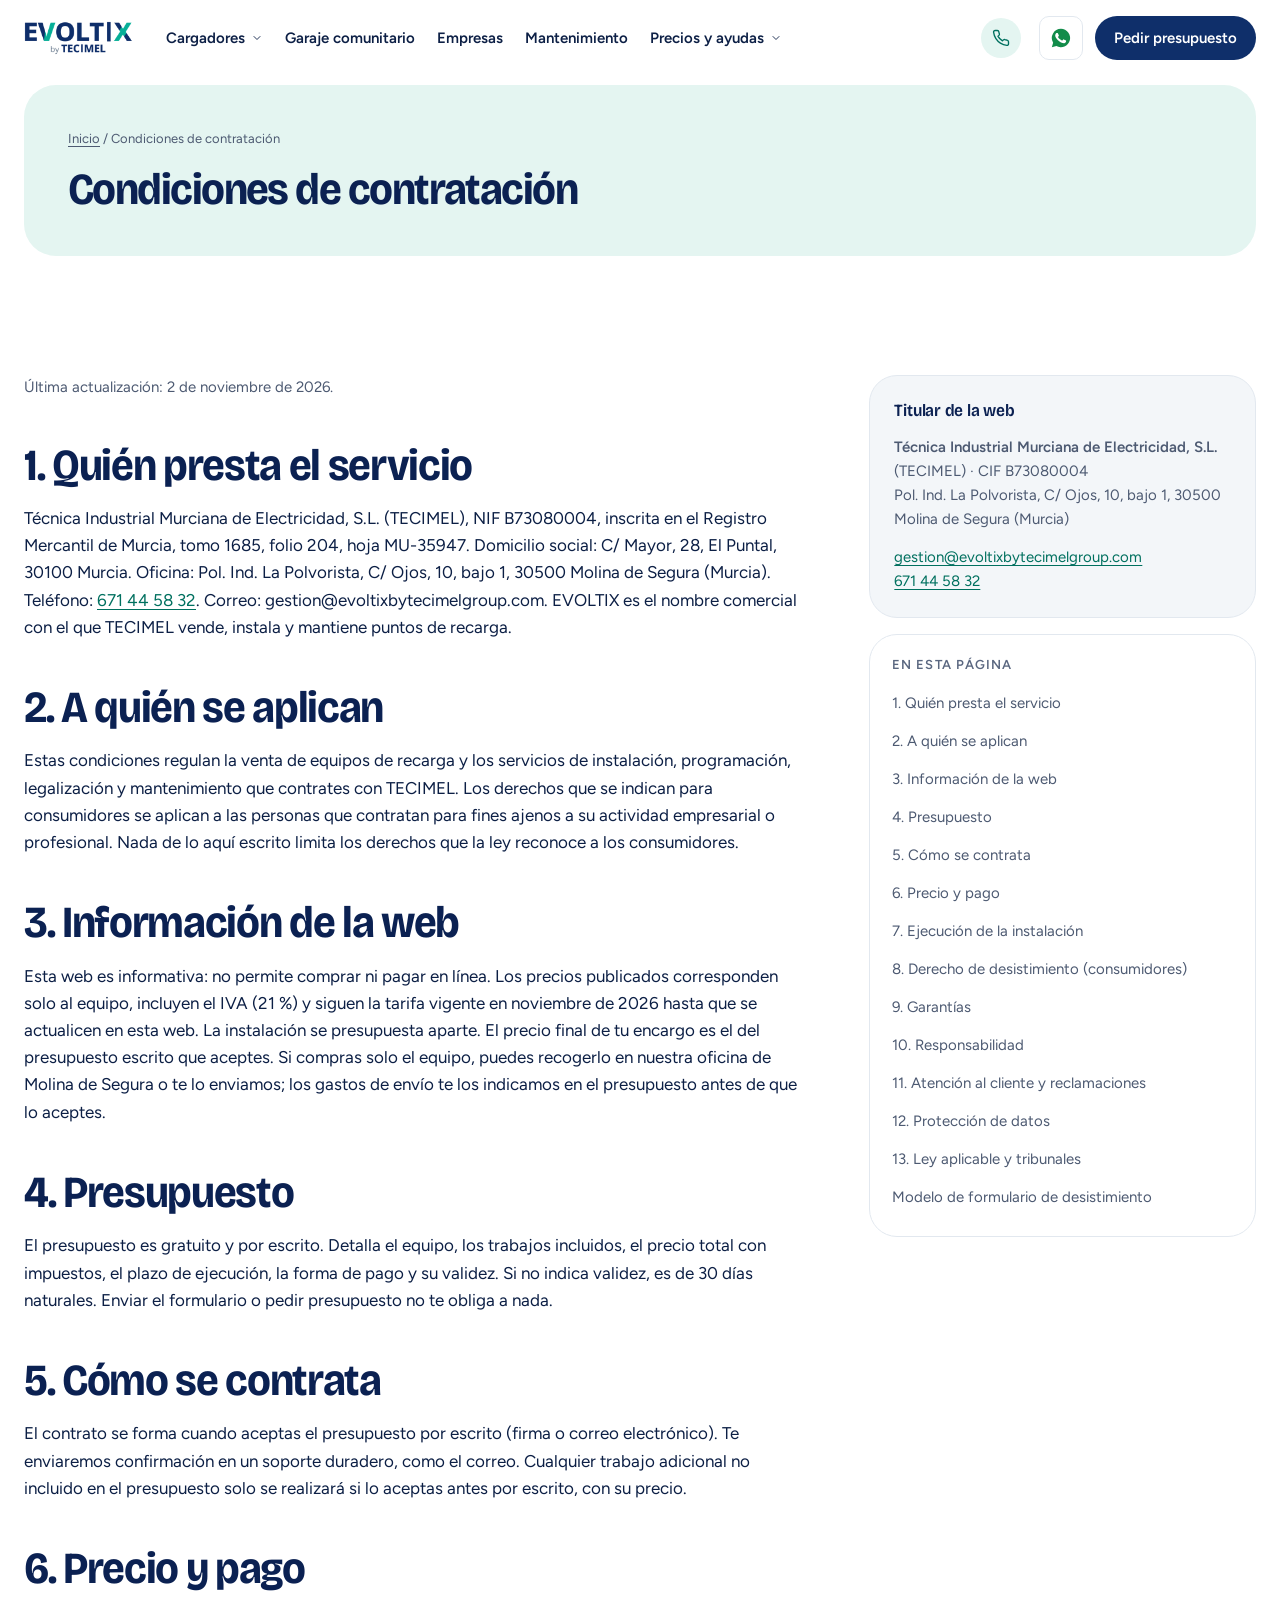
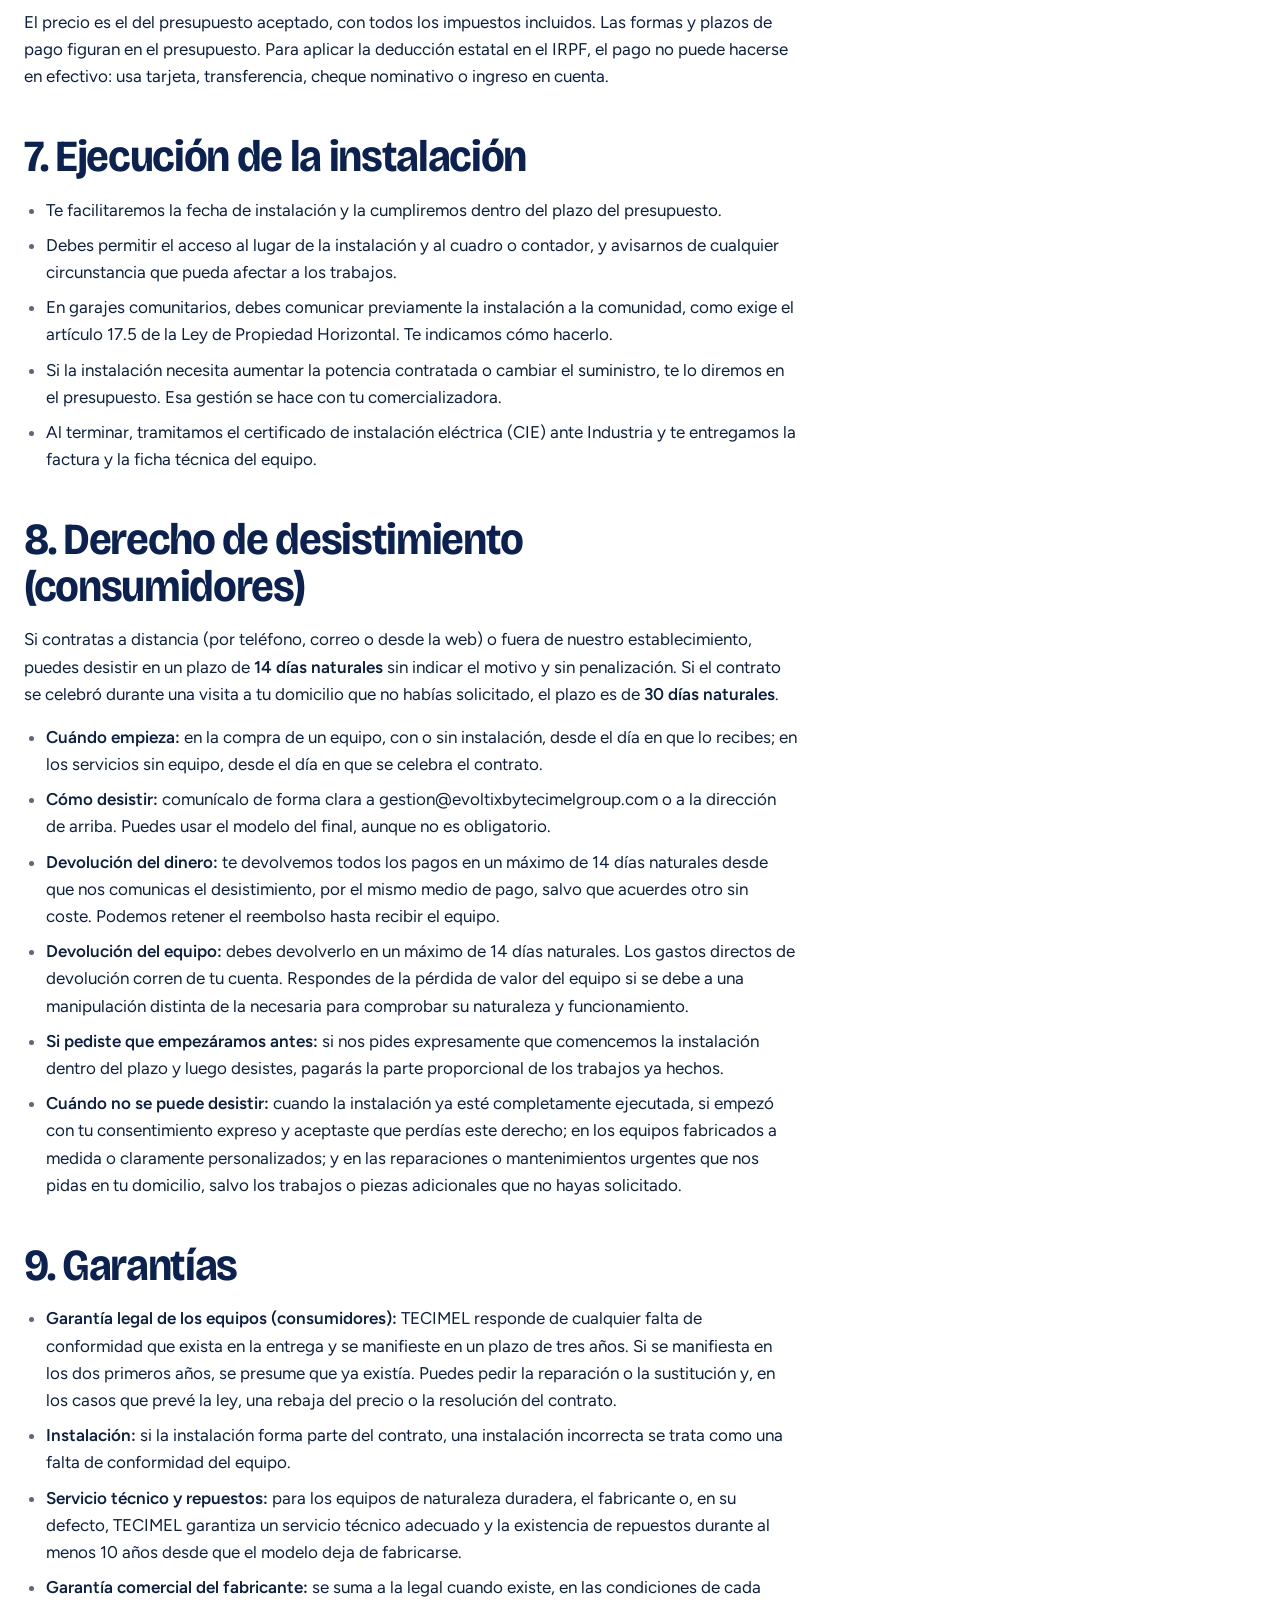
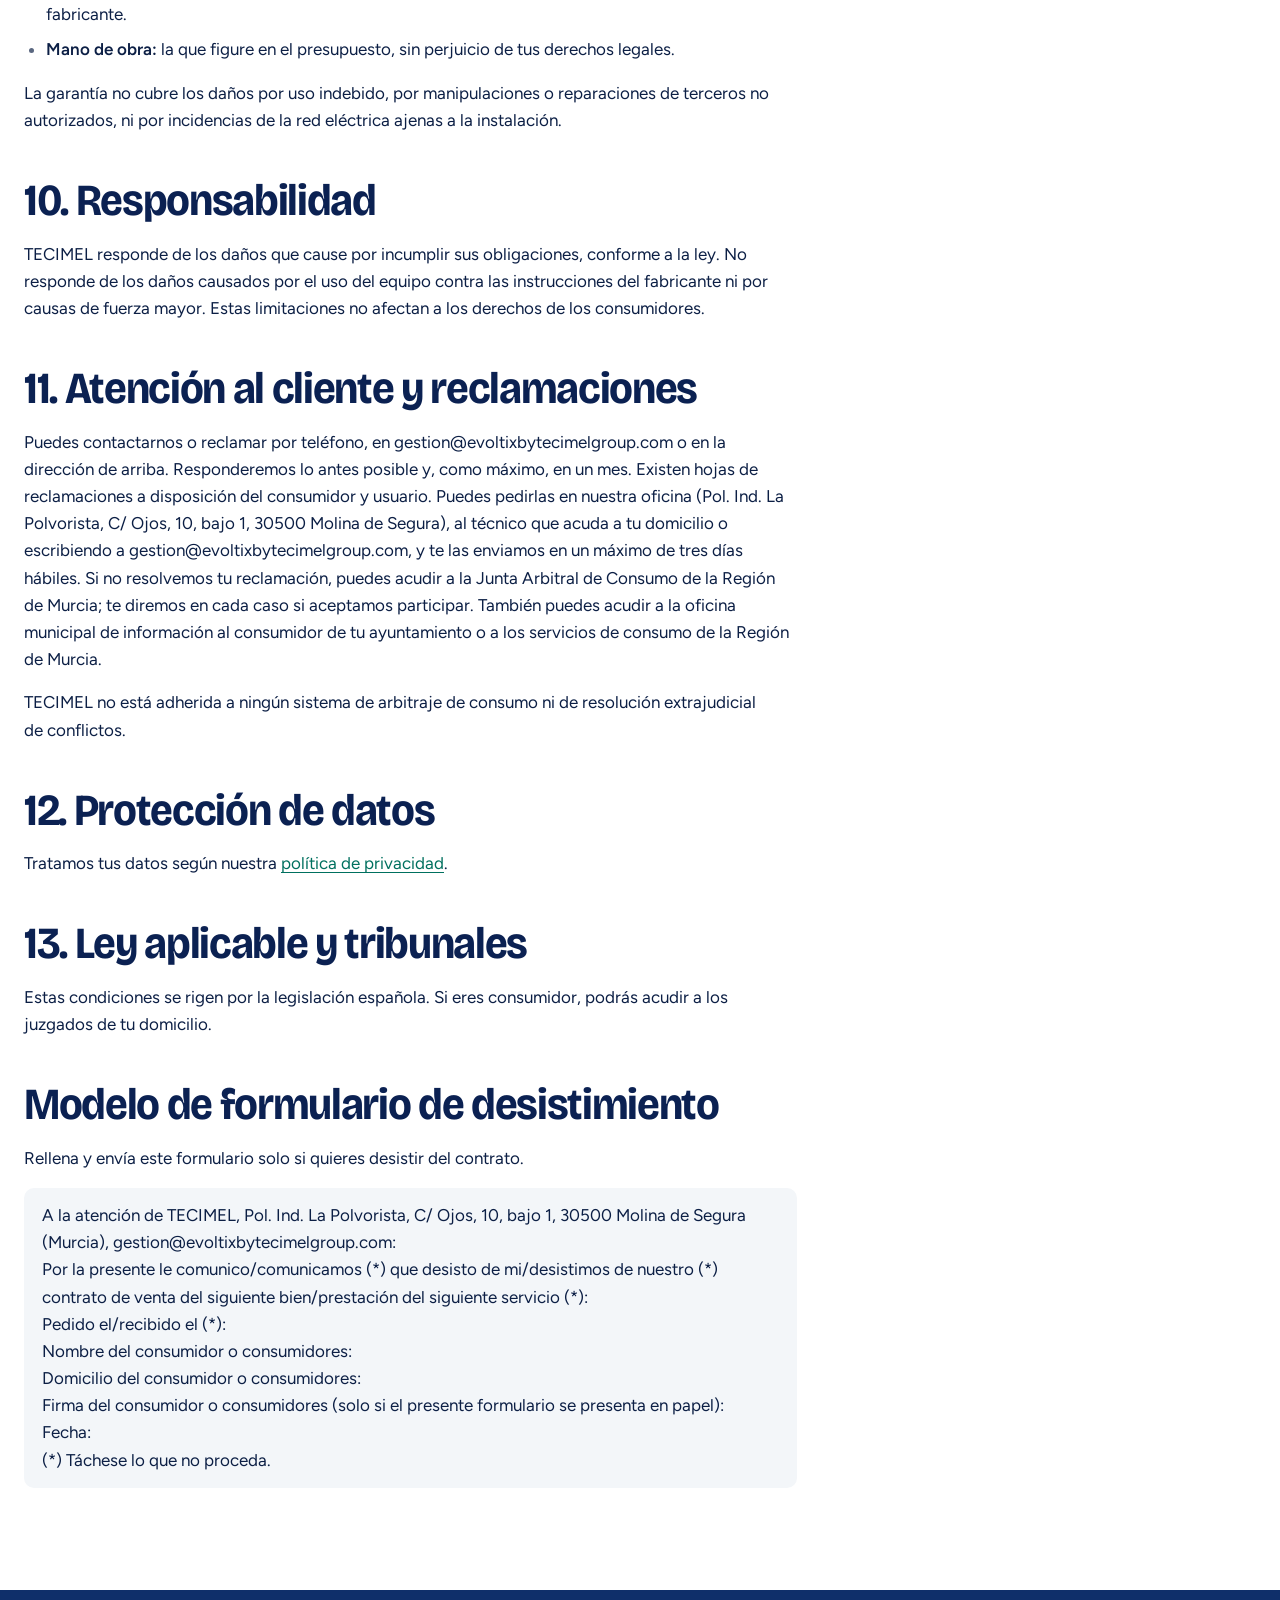
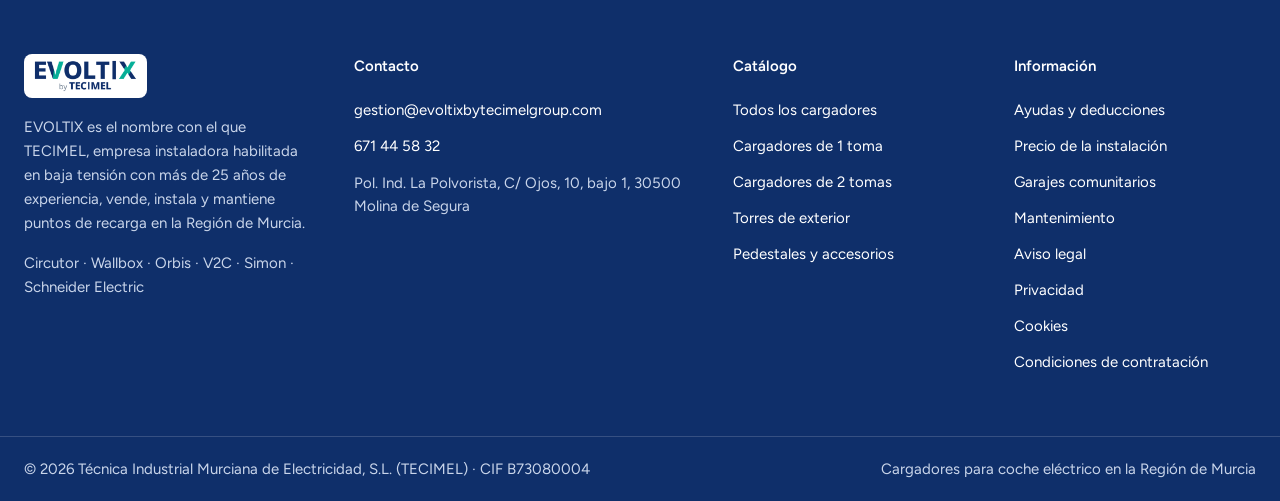
<file: condiciones.html>
<!doctype html>
<html lang="es">
<head>
<meta charset="utf-8">
<meta name="viewport" content="width=device-width, initial-scale=1, viewport-fit=cover">
<title>Condiciones de contratación | EVOLTIX by TECIMEL</title>
<meta name="description" content="Condiciones de presupuesto, contratación, desistimiento y garantías de EVOLTIX by TECIMEL.">
<link rel="canonical" href="https://evoltixbytecimelgroup.com/condiciones">
<meta name="theme-color" content="#0F2F6A">
<link rel="icon" href="/favicon.ico" sizes="48x48">
<link rel="icon" type="image/png" sizes="96x96" href="img/favicon-96.png">
<link rel="icon" type="image/png" sizes="192x192" href="img/favicon-192.png">
<link rel="apple-touch-icon" sizes="180x180" href="img/favicon-180.png">
<link rel="stylesheet" href="css/styles.css">
<meta property="og:type" content="website">
<meta property="og:url" content="https://evoltixbytecimelgroup.com/condiciones">
<meta property="og:title" content="Condiciones de contratación | EVOLTIX by TECIMEL">
<meta property="og:description" content="Condiciones de presupuesto, contratación, desistimiento y garantías de EVOLTIX by TECIMEL.">
<meta property="og:image" content="https://evoltixbytecimelgroup.com/img/obras/obra-2.jpg">
<meta property="og:site_name" content="EVOLTIX by TECIMEL">
<meta property="og:locale" content="es_ES">
<meta name="twitter:card" content="summary_large_image">
</head>
<body>
<a class="skip" href="#main">Saltar al contenido</a>
<svg width="0" height="0" style="position:absolute" aria-hidden="true" focusable="false"><defs><symbol id="i-chev" viewBox="0 0 24 24"><g fill="none" stroke="currentColor" stroke-width="1.8" stroke-linecap="round" stroke-linejoin="round"><path d="m6 9 6 6 6-6"/></g></symbol><symbol id="i-arrow" viewBox="0 0 24 24"><g fill="none" stroke="currentColor" stroke-width="1.8" stroke-linecap="round" stroke-linejoin="round"><path d="M5 12h14M13 6l6 6-6 6"/></g></symbol><symbol id="i-check" viewBox="0 0 24 24"><g fill="none" stroke="currentColor" stroke-width="1.8" stroke-linecap="round" stroke-linejoin="round"><path d="M5 12.5l4.5 4.5L19 7.5"/></g></symbol><symbol id="i-tel" viewBox="0 0 24 24"><g fill="none" stroke="currentColor" stroke-width="1.8" stroke-linecap="round" stroke-linejoin="round"><path d="M22 16.9v3a2 2 0 0 1-2.2 2 19.8 19.8 0 0 1-8.6-3.1 19.5 19.5 0 0 1-6-6A19.8 19.8 0 0 1 2.1 4.2 2 2 0 0 1 4.1 2h3a2 2 0 0 1 2 1.7c.1.9.4 1.8.7 2.7a2 2 0 0 1-.5 2.1L8 9.8a16 16 0 0 0 6 6l1.3-1.3a2 2 0 0 1 2.1-.4c.9.3 1.8.6 2.7.7a2 2 0 0 1 1.7 2z"/></g></symbol><symbol id="i-search" viewBox="0 0 24 24"><g fill="none" stroke="currentColor" stroke-width="1.8" stroke-linecap="round" stroke-linejoin="round"><circle cx="11" cy="11" r="6.5"/><path d="m20 20-4.2-4.2"/></g></symbol><symbol id="i-doc" viewBox="0 0 24 24"><g fill="none" stroke="currentColor" stroke-width="1.8" stroke-linecap="round" stroke-linejoin="round"><path d="M14 3H7a2 2 0 0 0-2 2v14a2 2 0 0 0 2 2h10a2 2 0 0 0 2-2V8z"/><path d="M14 3v5h5M9 13h6M9 17h6"/></g></symbol><symbol id="i-bolt" viewBox="0 0 24 24"><g fill="none" stroke="currentColor" stroke-width="1.8" stroke-linecap="round" stroke-linejoin="round"><path d="M13 3 6 14h6l-1 7 7-11h-6z"/></g></symbol><symbol id="i-shield" viewBox="0 0 24 24"><g fill="none" stroke="currentColor" stroke-width="1.8" stroke-linecap="round" stroke-linejoin="round"><path d="M12 3 20 6v6c0 5-3.5 8-8 9-4.5-1-8-4-8-9V6z"/><path d="m9 12 2 2 4-4"/></g></symbol><symbol id="i-car" viewBox="0 0 24 24"><g fill="none" stroke="currentColor" stroke-width="1.8" stroke-linecap="round" stroke-linejoin="round"><path d="M4 16v-3l2-5h12l2 5v3M3 16h18v2.5H3zM7 18.5V20M17 18.5V20M7.5 13h.01M16.5 13h.01"/></g></symbol><symbol id="i-card" viewBox="0 0 24 24"><g fill="none" stroke="currentColor" stroke-width="1.8" stroke-linecap="round" stroke-linejoin="round"><rect x="3" y="6" width="18" height="12" rx="2.5"/><path d="M7 10h4M7 14h7"/><path d="M17 9.5a3 3 0 0 1 0 5"/></g></symbol><symbol id="i-gauge" viewBox="0 0 24 24"><g fill="none" stroke="currentColor" stroke-width="1.8" stroke-linecap="round" stroke-linejoin="round"><path d="M4 17a8 8 0 1 1 16 0"/><path d="m12 17 4-5"/><path d="M8 17h8"/></g></symbol><symbol id="i-signal" viewBox="0 0 24 24"><g fill="none" stroke="currentColor" stroke-width="1.8" stroke-linecap="round" stroke-linejoin="round"><path d="M5 12a10 10 0 0 1 14 0M8 15a5.5 5.5 0 0 1 8 0"/><circle cx="12" cy="18.5" r="1.3"/></g></symbol><symbol id="i-sun" viewBox="0 0 24 24"><g fill="none" stroke="currentColor" stroke-width="1.8" stroke-linecap="round" stroke-linejoin="round"><circle cx="12" cy="12" r="4"/><path d="M12 2.5v2M12 19.5v2M2.5 12h2M19.5 12h2M5.3 5.3l1.4 1.4M17.3 17.3l1.4 1.4M5.3 18.7l1.4-1.4M17.3 6.7l1.4-1.4"/></g></symbol><symbol id="i-wrench" viewBox="0 0 24 24"><g fill="none" stroke="currentColor" stroke-width="1.8" stroke-linecap="round" stroke-linejoin="round"><path d="M14.5 6.5a4 4 0 0 0 5 5L12 19a2.1 2.1 0 0 1-3-3z"/><path d="M14.5 6.5 17 4l3 3-2.5 2.5"/></g></symbol><symbol id="i-plug" viewBox="0 0 24 24"><g fill="none" stroke="currentColor" stroke-width="1.8" stroke-linecap="round" stroke-linejoin="round"><path d="M9 2v5M15 2v5M6 7h12v4a6 6 0 0 1-12 0zM12 17v5"/></g></symbol><symbol id="i-pin" viewBox="0 0 24 24"><g fill="none" stroke="currentColor" stroke-width="1.8" stroke-linecap="round" stroke-linejoin="round"><path d="M12 21s-7-6.2-7-11.5a7 7 0 0 1 14 0C19 14.8 12 21 12 21z"/><circle cx="12" cy="9.5" r="2.5"/></g></symbol><symbol id="i-euro" viewBox="0 0 24 24"><g fill="none" stroke="currentColor" stroke-width="1.8" stroke-linecap="round" stroke-linejoin="round"><path d="M17 6.5A7 7 0 1 0 17 17.5M4 10h9M4 14h9"/></g></symbol><symbol id="i-key" viewBox="0 0 24 24"><g fill="none" stroke="currentColor" stroke-width="1.8" stroke-linecap="round" stroke-linejoin="round"><circle cx="8" cy="15" r="4"/><path d="m11 12 9-9M16 7l3 3"/></g></symbol><symbol id="i-people" viewBox="0 0 24 24"><g fill="none" stroke="currentColor" stroke-width="1.8" stroke-linecap="round" stroke-linejoin="round"><circle cx="9" cy="8" r="3.5"/><path d="M2.5 20a6.5 6.5 0 0 1 13 0M16 4.5a3.5 3.5 0 0 1 0 7M18 14a6.5 6.5 0 0 1 3.5 6"/></g></symbol><symbol id="i-home" viewBox="0 0 24 24"><g fill="none" stroke="currentColor" stroke-width="1.8" stroke-linecap="round" stroke-linejoin="round"><path d="M3 11 12 4l9 7v9a1 1 0 0 1-1 1h-5v-6H9v6H4a1 1 0 0 1-1-1z"/></g></symbol><symbol id="i-clock" viewBox="0 0 24 24"><g fill="none" stroke="currentColor" stroke-width="1.8" stroke-linecap="round" stroke-linejoin="round"><circle cx="12" cy="12" r="8.5"/><path d="M12 7.5V12l3 2"/></g></symbol><symbol id="i-cable" viewBox="0 0 24 24"><g fill="none" stroke="currentColor" stroke-width="1.8" stroke-linecap="round" stroke-linejoin="round"><path d="M7 3v4M11 3v4M5 7h8v3a4 4 0 0 1-8 0zM9 14v2a4 4 0 0 0 8 0V8a3 3 0 0 1 6 0"/></g></symbol><symbol id="i-refresh" viewBox="0 0 24 24"><g fill="none" stroke="currentColor" stroke-width="1.8" stroke-linecap="round" stroke-linejoin="round"><path d="M20 11A8 8 0 0 0 5.7 6.3L4 8M4 4v4h4M4 13a8 8 0 0 0 14.3 4.7L20 16M20 20v-4h-4"/></g></symbol><symbol id="i-alert" viewBox="0 0 24 24"><g fill="none" stroke="currentColor" stroke-width="1.8" stroke-linecap="round" stroke-linejoin="round"><path d="M12 3 2 20h20z"/><path d="M12 10v4M12 17h.01"/></g></symbol></defs></svg>
<header class="mainbar" id="mainbar"><div class="wrap">
  <a class="logo" href="index.html" aria-label="EVOLTIX by TECIMEL, inicio"><img src="img/logo.png" alt="EVOLTIX by TECIMEL" width="116" height="36"></a>
  <nav class="nav" aria-label="Principal">
    <div class="dd">
      <button type="button" aria-expanded="false" aria-controls="dd-cg">Cargadores <svg width="12" height="12" aria-hidden="true"><use href="#i-chev"/></svg></button>
      <div class="dd-menu" id="dd-cg">
        <a href="catalogo.html"><b>Todo el catálogo</b><span>6 marcas, con precio</span></a>
        <a href="catalogo.html#uso-1"><b>Cargadores de 1 toma</b><span>Un coche</span></a>
        <a href="catalogo.html#uso-2"><b>Cargadores de 2 tomas</b><span>Dos coches a la vez</span></a>
        <a href="catalogo.html#uso-exterior"><b>Torres de exterior</b><span>Aparcamientos al aire libre</span></a>
        <a href="catalogo.html#uso-accesorio"><b>Pedestales y accesorios</b><span>Pedestales y tarjetas RFID</span></a>
      </div>
    </div>
    <a href="garaje-comunitario.html">Garaje comunitario</a>
    <a href="index.html#empresas">Empresas</a>
    <a href="mantenimiento-cargador-coche-electrico.html">Mantenimiento</a>
    <div class="dd">
      <button type="button" aria-expanded="false" aria-controls="dd-pa">Precios y ayudas <svg width="12" height="12" aria-hidden="true"><use href="#i-chev"/></svg></button>
      <div class="dd-menu" id="dd-pa">
        <a href="precio-instalacion-cargador.html"><b>Precio de la instalación</b><span>Qué incluye y de qué depende</span></a>
        <a href="ayudas.html"><b>Ayudas y deducciones</b><span>Hasta 4.000 € en la renta</span></a>
      </div>
    </div>
  </nav>
  <div class="head-cta">
    <a class="head-tel" data-tel-wrap href="tel:+34671445832" aria-label="Llamar al 671 44 58 32"><span class="ic"><svg width="18" height="18" aria-hidden="true"><use href="#i-tel"/></svg></span><span data-tel>671 44 58 32</span></a>
    <a class="btn btn-primary btn-sm cta-long" href="index.html#contacto">Pedir presupuesto</a>
    <a class="btn btn-primary btn-sm cta-short" href="index.html#contacto">Presupuesto</a>
    <button class="menu-btn" type="button" aria-controls="mnav" aria-expanded="false" aria-label="Abrir menú"><svg width="22" height="22" viewBox="0 0 24 24" fill="none" stroke="currentColor" stroke-width="2" stroke-linecap="round" aria-hidden="true"><path d="M4 8h16M4 16h16"/></svg></button>
  </div>
</div></header>
<div class="mnav" id="mnav" role="dialog" aria-modal="true" aria-label="Menú">
  <div class="mnav-top"><img src="img/logo.png" alt="EVOLTIX by TECIMEL" width="103" height="32"><button class="menu-btn" type="button" data-close style="display:grid" aria-label="Cerrar menú"><svg width="22" height="22" viewBox="0 0 24 24" fill="none" stroke="currentColor" stroke-width="2" stroke-linecap="round" aria-hidden="true"><path d="M6 6l12 12M18 6 6 18"/></svg></button></div>
  <div class="mnav-body">
    <a href="index.html">Inicio</a>
    <div class="grp">Cargadores</div>
    <a href="catalogo.html">Todo el catálogo</a><a href="catalogo.html#uso-1">Cargadores de 1 toma</a><a href="catalogo.html#uso-2">Cargadores de 2 tomas</a><a href="catalogo.html#uso-exterior">Torres de exterior</a><a href="catalogo.html#uso-accesorio">Pedestales y accesorios</a>
    <div class="grp">Servicios</div>
    <a href="garaje-comunitario.html">Garaje comunitario</a><a href="index.html#empresas">Empresas y flotas</a><a href="mantenimiento-cargador-coche-electrico.html">Mantenimiento y reparación</a>
    <div class="grp">Precios y ayudas</div>
    <a href="precio-instalacion-cargador.html">Precio de la instalación</a><a href="ayudas.html">Ayudas y deducciones</a>
  </div>
  <div class="mnav-foot"><a class="btn btn-primary btn-lg" href="index.html#contacto">Pedir presupuesto</a><a class="btn btn-secondary btn-lg" data-tel-wrap href="tel:+34671445832">Llamar al <span data-tel>671 44 58 32</span></a></div>
</div>

<main id="main" tabindex="-1">
<section class="page-hero"><div class="wrap"><div class="phc slim"><div class="ph-copy"><nav class="crumbs" aria-label="Estás en"><a href="index.html">Inicio</a> / <span aria-current="page">Condiciones de contratación</span></nav><h1>Condiciones de contratación</h1></div></div></div></section>
<section class="section"><div class="wrap doc">
<div class="prose">
<p class="hint">Última actualización: 2 de noviembre de 2026.</p>
<h2 id="1-quien-presta-el-servicio">1. Quién presta el servicio</h2>
<p>Técnica Industrial Murciana de Electricidad, S.L. (TECIMEL), NIF B73080004, inscrita en el Registro Mercantil de Murcia, tomo 1685, folio 204, hoja MU-35947. Domicilio social: C/ Mayor, 28, El Puntal, 30100 Murcia. Oficina: Pol. Ind. La Polvorista, C/ Ojos, 10, bajo 1, 30500 Molina de Segura (Murcia). Teléfono: <a href="tel:+34671445832">671 44 58 32</a>. Correo: <span data-email>gestion@evoltixbytecimelgroup.com</span>. EVOLTIX es el nombre comercial con el que TECIMEL vende, instala y mantiene puntos de recarga.</p>
<h2 id="2-a-quien-se-aplican">2. A quién se aplican</h2>
<p>Estas condiciones regulan la venta de equipos de recarga y los servicios de instalación, programación, legalización y mantenimiento que contrates con TECIMEL. Los derechos que se indican para consumidores se aplican a las personas que contratan para fines ajenos a su actividad empresarial o profesional. Nada de lo aquí escrito limita los derechos que la ley reconoce a los consumidores.</p>
<h2 id="3-informacion-de-la-web">3. Información de la web</h2>
<p>Esta web es informativa: no permite comprar ni pagar en línea. Los precios publicados corresponden solo al equipo, incluyen el IVA (21&nbsp;%) y siguen la tarifa vigente en noviembre de 2026 hasta que se actualicen en esta web. La instalación se presupuesta aparte. El precio final de tu encargo es el del presupuesto escrito que aceptes. Si compras solo el equipo, puedes recogerlo en nuestra oficina de Molina de Segura o te lo enviamos; los gastos de envío te los indicamos en el presupuesto antes de que lo aceptes.</p>
<h2 id="4-presupuesto">4. Presupuesto</h2>
<p>El presupuesto es gratuito y por escrito. Detalla el equipo, los trabajos incluidos, el precio total con impuestos, el plazo de ejecución, la forma de pago y su validez. Si no indica validez, es de 30 días naturales. Enviar el formulario o pedir presupuesto no te obliga a nada.</p>
<h2 id="5-como-se-contrata">5. Cómo se contrata</h2>
<p>El contrato se forma cuando aceptas el presupuesto por escrito (firma o correo electrónico). Te enviaremos confirmación en un soporte duradero, como el correo. Cualquier trabajo adicional no incluido en el presupuesto solo se realizará si lo aceptas antes por escrito, con su precio.</p>
<h2 id="6-precio-y-pago">6. Precio y pago</h2>
<p>El precio es el del presupuesto aceptado, con todos los impuestos incluidos. Las formas y plazos de pago figuran en el presupuesto. Para aplicar la deducción estatal en el IRPF, el pago no puede hacerse en efectivo: usa tarjeta, transferencia, cheque nominativo o ingreso en cuenta.</p>
<h2 id="7-ejecucion-de-la-instalacion">7. Ejecución de la instalación</h2>
<ul>
<li>Te facilitaremos la fecha de instalación y la cumpliremos dentro del plazo del presupuesto.</li>
<li>Debes permitir el acceso al lugar de la instalación y al cuadro o contador, y avisarnos de cualquier circunstancia que pueda afectar a los trabajos.</li>
<li>En garajes comunitarios, debes comunicar previamente la instalación a la comunidad, como exige el artículo 17.5 de la Ley de Propiedad Horizontal. Te indicamos cómo hacerlo.</li>
<li>Si la instalación necesita aumentar la potencia contratada o cambiar el suministro, te lo diremos en el presupuesto. Esa gestión se hace con tu comercializadora.</li>
<li>Al terminar, tramitamos el certificado de instalación eléctrica (CIE) ante Industria y te entregamos la factura y la ficha técnica del equipo.</li>
</ul>
<h2 id="8-derecho-de-desistimiento-consumidores">8. Derecho de desistimiento (consumidores)</h2>
<p>Si contratas a distancia (por teléfono, correo o desde la web) o fuera de nuestro establecimiento, puedes desistir en un plazo de <b>14 días naturales</b> sin indicar el motivo y sin penalización. Si el contrato se celebró durante una visita a tu domicilio que no habías solicitado, el plazo es de <b>30 días naturales</b>.</p>
<ul>
<li><b>Cuándo empieza:</b> en la compra de un equipo, con o sin instalación, desde el día en que lo recibes; en los servicios sin equipo, desde el día en que se celebra el contrato.</li>
<li><b>Cómo desistir:</b> comunícalo de forma clara a <span data-email>gestion@evoltixbytecimelgroup.com</span> o a la dirección de arriba. Puedes usar el modelo del final, aunque no es obligatorio.</li>
<li><b>Devolución del dinero:</b> te devolvemos todos los pagos en un máximo de 14 días naturales desde que nos comunicas el desistimiento, por el mismo medio de pago, salvo que acuerdes otro sin coste. Podemos retener el reembolso hasta recibir el equipo.</li>
<li><b>Devolución del equipo:</b> debes devolverlo en un máximo de 14 días naturales. Los gastos directos de devolución corren de tu cuenta. Respondes de la pérdida de valor del equipo si se debe a una manipulación distinta de la necesaria para comprobar su naturaleza y funcionamiento.</li>
<li><b>Si pediste que empezáramos antes:</b> si nos pides expresamente que comencemos la instalación dentro del plazo y luego desistes, pagarás la parte proporcional de los trabajos ya hechos.</li>
<li><b>Cuándo no se puede desistir:</b> cuando la instalación ya esté completamente ejecutada, si empezó con tu consentimiento expreso y aceptaste que perdías este derecho; en los equipos fabricados a medida o claramente personalizados; y en las reparaciones o mantenimientos urgentes que nos pidas en tu domicilio, salvo los trabajos o piezas adicionales que no hayas solicitado.</li>
</ul>
<h2 id="9-garantias">9. Garantías</h2>
<ul>
<li><b>Garantía legal de los equipos (consumidores):</b> TECIMEL responde de cualquier falta de conformidad que exista en la entrega y se manifieste en un plazo de tres años. Si se manifiesta en los dos primeros años, se presume que ya existía. Puedes pedir la reparación o la sustitución y, en los casos que prevé la ley, una rebaja del precio o la resolución del contrato.</li>
<li><b>Instalación:</b> si la instalación forma parte del contrato, una instalación incorrecta se trata como una falta de conformidad del equipo.</li>
<li><b>Servicio técnico y repuestos:</b> para los equipos de naturaleza duradera, el fabricante o, en su defecto, TECIMEL garantiza un servicio técnico adecuado y la existencia de repuestos durante al menos 10 años desde que el modelo deja de fabricarse.</li>
<li><b>Garantía comercial del fabricante:</b> se suma a la legal cuando existe, en las condiciones de cada fabricante.</li>
<li><b>Mano de obra:</b> la que figure en el presupuesto, sin perjuicio de tus derechos legales.</li>
</ul>
<p>La garantía no cubre los daños por uso indebido, por manipulaciones o reparaciones de terceros no autorizados, ni por incidencias de la red eléctrica ajenas a la instalación.</p>
<h2 id="10-responsabilidad">10. Responsabilidad</h2>
<p>TECIMEL responde de los daños que cause por incumplir sus obligaciones, conforme a la ley. No responde de los daños causados por el uso del equipo contra las instrucciones del fabricante ni por causas de fuerza mayor. Estas limitaciones no afectan a los derechos de los consumidores.</p>
<h2 id="11-atencion-al-cliente-y-reclamaciones">11. Atención al cliente y reclamaciones</h2>
<p>Puedes contactarnos o reclamar por teléfono, en <span data-email>gestion@evoltixbytecimelgroup.com</span> o en la dirección de arriba. Responderemos lo antes posible y, como máximo, en un mes. Existen hojas de reclamaciones a disposición del consumidor y usuario. Puedes pedirlas en nuestra oficina (Pol. Ind. La Polvorista, C/ Ojos, 10, bajo 1, 30500 Molina de Segura), al técnico que acuda a tu domicilio o escribiendo a gestion@evoltixbytecimelgroup.com, y te las enviamos en un máximo de tres días hábiles. Si no resolvemos tu reclamación, puedes acudir a la Junta Arbitral de Consumo de la Región de Murcia; te diremos en cada caso si aceptamos participar. También puedes acudir a la oficina municipal de información al consumidor de tu ayuntamiento o a los servicios de consumo de la Región de Murcia.</p>
<p>TECIMEL no está adherida a ningún sistema de arbitraje de consumo ni de resolución extrajudicial de conflictos.</p>
<h2 id="12-proteccion-de-datos">12. Protección de datos</h2>
<p>Tratamos tus datos según nuestra <a href="privacidad.html">política de privacidad</a>.</p>
<h2 id="13-ley-aplicable-y-tribunales">13. Ley aplicable y tribunales</h2>
<p>Estas condiciones se rigen por la legislación española. Si eres consumidor, podrás acudir a los juzgados de tu domicilio.</p>
<h2 id="modelo-de-formulario-de-desistimiento">Modelo de formulario de desistimiento</h2>
<p>Rellena y envía este formulario solo si quieres desistir del contrato.</p>
<blockquote><p>A la atención de TECIMEL, Pol. Ind. La Polvorista, C/ Ojos, 10, bajo 1, 30500 Molina de Segura (Murcia), <span data-email>gestion@evoltixbytecimelgroup.com</span>:</p>
<p>Por la presente le comunico/comunicamos (*) que desisto de mi/desistimos de nuestro (*) contrato de venta del siguiente bien/prestación del siguiente servicio (*):</p>
<p>Pedido el/recibido el (*):<br>Nombre del consumidor o consumidores:<br>Domicilio del consumidor o consumidores:<br>Firma del consumidor o consumidores (solo si el presente formulario se presenta en papel):<br>Fecha:</p>
<p>(*) Táchese lo que no proceda.</p></blockquote>
</div>
<aside class="doc-aside"><div class="aside-card"><p class="aside-ttl">Titular de la web</p><p><b>Técnica Industrial Murciana de Electricidad, S.L.</b> (TECIMEL) · CIF B73080004<br>Pol. Ind. La Polvorista, C/ Ojos, 10, bajo 1, 30500 Molina de Segura (Murcia)</p><p><a data-email href="mailto:gestion@evoltixbytecimelgroup.com">gestion@evoltixbytecimelgroup.com</a><br><span data-tel-wrap><a data-tel href="tel:+34671445832">671 44 58 32</a></span></p></div><nav class="toc" aria-label="En esta página"><b>En esta página</b><a href="#1-quien-presta-el-servicio">1. Quién presta el servicio</a><a href="#2-a-quien-se-aplican">2. A quién se aplican</a><a href="#3-informacion-de-la-web">3. Información de la web</a><a href="#4-presupuesto">4. Presupuesto</a><a href="#5-como-se-contrata">5. Cómo se contrata</a><a href="#6-precio-y-pago">6. Precio y pago</a><a href="#7-ejecucion-de-la-instalacion">7. Ejecución de la instalación</a><a href="#8-derecho-de-desistimiento-consumidores">8. Derecho de desistimiento (consumidores)</a><a href="#9-garantias">9. Garantías</a><a href="#10-responsabilidad">10. Responsabilidad</a><a href="#11-atencion-al-cliente-y-reclamaciones">11. Atención al cliente y reclamaciones</a><a href="#12-proteccion-de-datos">12. Protección de datos</a><a href="#13-ley-aplicable-y-tribunales">13. Ley aplicable y tribunales</a><a href="#modelo-de-formulario-de-desistimiento">Modelo de formulario de desistimiento</a></nav></aside>
</div></section>
</main>
<nav class="mbar" aria-label="Contacto rápido"><a class="btn btn-secondary" data-tel-wrap href="tel:+34671445832"><svg width="16" height="16" aria-hidden="true"><use href="#i-tel"/></svg>Llamar</a><a class="btn btn-primary" href="index.html#contacto">Pedir presupuesto</a></nav>
<footer class="footer">
  <div class="wrap">
    <div>
      <span class="logo-w"><img src="img/logo.png" alt="EVOLTIX by TECIMEL" width="110" height="34" loading="lazy"></span>
      <p>EVOLTIX es el nombre con el que TECIMEL, empresa instaladora habilitada en baja tensión con más de 25 años de experiencia, vende, instala y mantiene puntos de recarga en la Región de Murcia.</p>
      <p class="ft-brands">Circutor · Wallbox · Orbis · V2C · Simon · Schneider Electric</p>
    </div>
    <div><b>Contacto</b><ul><li><a data-email href="mailto:gestion@evoltixbytecimelgroup.com">gestion@evoltixbytecimelgroup.com</a></li><li data-tel-wrap><a class="ft-tel" data-tel href="tel:+34671445832">671 44 58 32</a></li><li class="addr">Pol. Ind. La Polvorista, C/ Ojos, 10, bajo 1, 30500 Molina de Segura</li></ul></div>
    <div><b>Catálogo</b><ul><li><a href="catalogo.html">Todos los cargadores</a></li><li><a href="catalogo.html#uso-1">Cargadores de 1 toma</a></li><li><a href="catalogo.html#uso-2">Cargadores de 2 tomas</a></li><li><a href="catalogo.html#uso-exterior">Torres de exterior</a></li><li><a href="catalogo.html#uso-accesorio">Pedestales y accesorios</a></li></ul></div>
    <div><b>Información</b><ul><li><a href="ayudas.html">Ayudas y deducciones</a></li><li><a href="precio-instalacion-cargador.html">Precio de la instalación</a></li><li><a href="garaje-comunitario.html">Garajes comunitarios</a></li><li><a href="mantenimiento-cargador-coche-electrico.html">Mantenimiento</a></li><li><a href="aviso-legal.html">Aviso legal</a></li><li><a href="privacidad.html">Privacidad</a></li><li><a href="cookies.html">Cookies</a></li><li><a href="condiciones.html">Condiciones de contratación</a></li></ul></div>
  </div>
  <div class="bottom"><div class="wrap"><span>© <span data-year>2026</span> Técnica Industrial Murciana de Electricidad, S.L. (TECIMEL) · CIF B73080004</span><span>Cargadores para coche eléctrico en la Región de Murcia</span></div></div>
</footer>
<script src="js/config.js"></script>
<script src="js/main.js"></script>
</body>
</html>
</file>
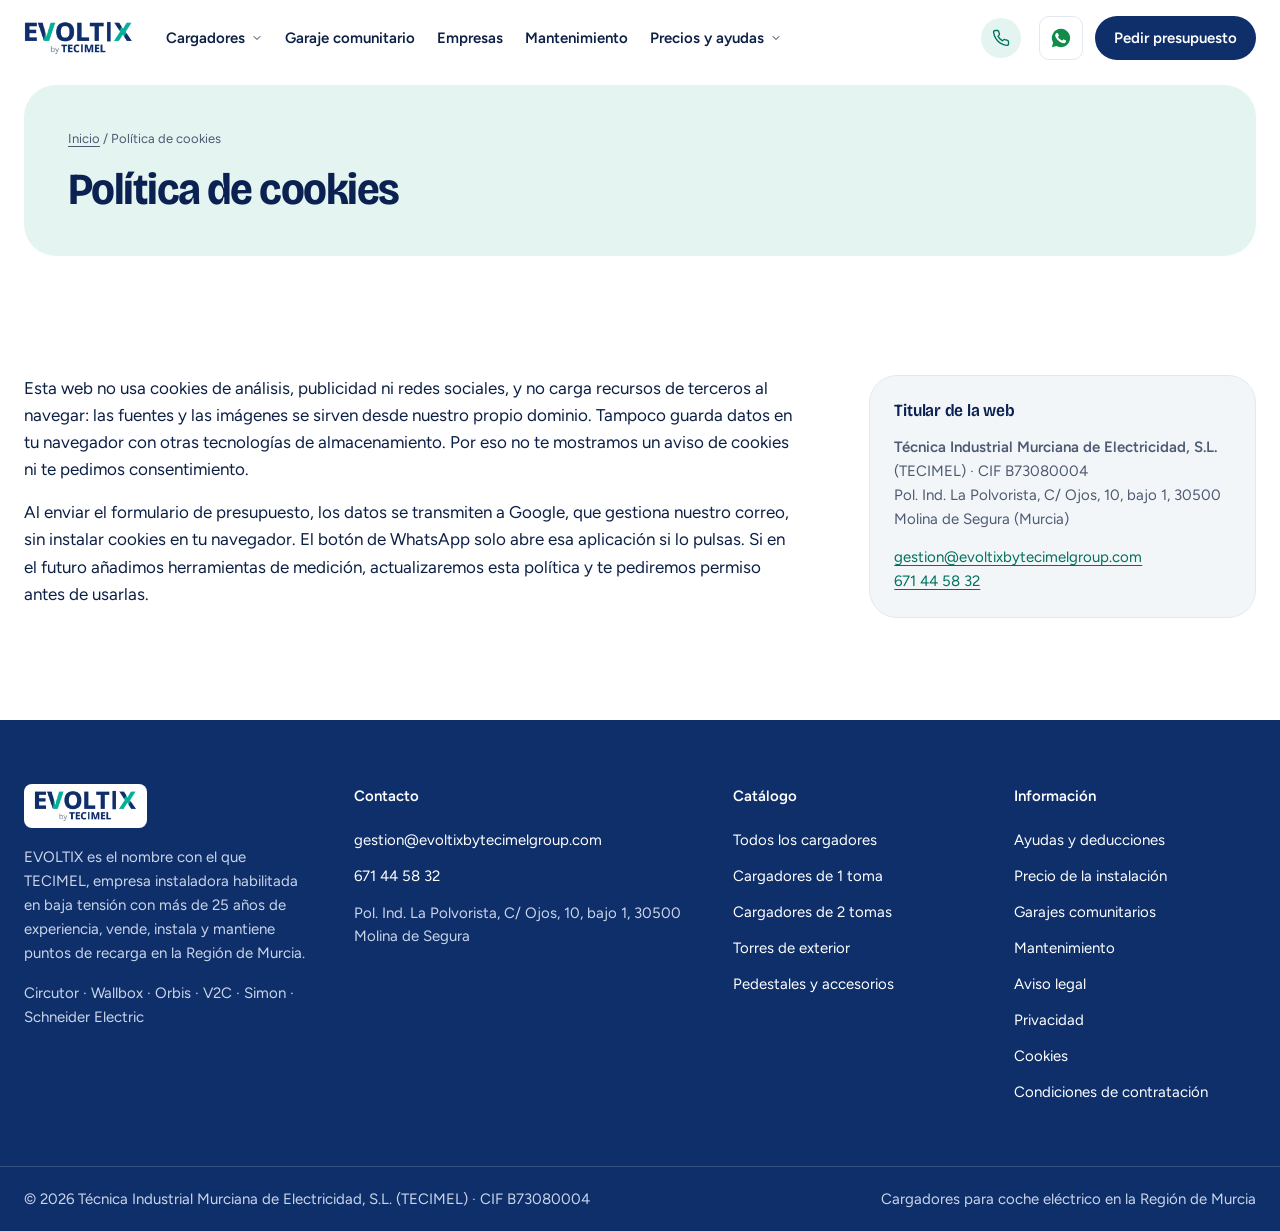
<file: cookies.html>
<!doctype html>
<html lang="es">
<head>
<meta charset="utf-8">
<meta name="viewport" content="width=device-width, initial-scale=1, viewport-fit=cover">
<title>Política de cookies | EVOLTIX by TECIMEL</title>
<meta name="description" content="Política de cookies de EVOLTIX by TECIMEL.">
<link rel="canonical" href="https://evoltixbytecimelgroup.com/cookies">
<meta name="theme-color" content="#0F2F6A">
<link rel="icon" href="/favicon.ico" sizes="48x48">
<link rel="icon" type="image/png" sizes="96x96" href="img/favicon-96.png">
<link rel="icon" type="image/png" sizes="192x192" href="img/favicon-192.png">
<link rel="apple-touch-icon" sizes="180x180" href="img/favicon-180.png">
<link rel="stylesheet" href="css/styles.css">
<meta property="og:type" content="website">
<meta property="og:url" content="https://evoltixbytecimelgroup.com/cookies">
<meta property="og:title" content="Política de cookies | EVOLTIX by TECIMEL">
<meta property="og:description" content="Política de cookies de EVOLTIX by TECIMEL.">
<meta property="og:image" content="https://evoltixbytecimelgroup.com/img/obras/obra-2.jpg">
<meta property="og:site_name" content="EVOLTIX by TECIMEL">
<meta property="og:locale" content="es_ES">
<meta name="twitter:card" content="summary_large_image">
</head>
<body>
<a class="skip" href="#main">Saltar al contenido</a>
<svg width="0" height="0" style="position:absolute" aria-hidden="true" focusable="false"><defs><symbol id="i-chev" viewBox="0 0 24 24"><g fill="none" stroke="currentColor" stroke-width="1.8" stroke-linecap="round" stroke-linejoin="round"><path d="m6 9 6 6 6-6"/></g></symbol><symbol id="i-arrow" viewBox="0 0 24 24"><g fill="none" stroke="currentColor" stroke-width="1.8" stroke-linecap="round" stroke-linejoin="round"><path d="M5 12h14M13 6l6 6-6 6"/></g></symbol><symbol id="i-check" viewBox="0 0 24 24"><g fill="none" stroke="currentColor" stroke-width="1.8" stroke-linecap="round" stroke-linejoin="round"><path d="M5 12.5l4.5 4.5L19 7.5"/></g></symbol><symbol id="i-tel" viewBox="0 0 24 24"><g fill="none" stroke="currentColor" stroke-width="1.8" stroke-linecap="round" stroke-linejoin="round"><path d="M22 16.9v3a2 2 0 0 1-2.2 2 19.8 19.8 0 0 1-8.6-3.1 19.5 19.5 0 0 1-6-6A19.8 19.8 0 0 1 2.1 4.2 2 2 0 0 1 4.1 2h3a2 2 0 0 1 2 1.7c.1.9.4 1.8.7 2.7a2 2 0 0 1-.5 2.1L8 9.8a16 16 0 0 0 6 6l1.3-1.3a2 2 0 0 1 2.1-.4c.9.3 1.8.6 2.7.7a2 2 0 0 1 1.7 2z"/></g></symbol><symbol id="i-search" viewBox="0 0 24 24"><g fill="none" stroke="currentColor" stroke-width="1.8" stroke-linecap="round" stroke-linejoin="round"><circle cx="11" cy="11" r="6.5"/><path d="m20 20-4.2-4.2"/></g></symbol><symbol id="i-doc" viewBox="0 0 24 24"><g fill="none" stroke="currentColor" stroke-width="1.8" stroke-linecap="round" stroke-linejoin="round"><path d="M14 3H7a2 2 0 0 0-2 2v14a2 2 0 0 0 2 2h10a2 2 0 0 0 2-2V8z"/><path d="M14 3v5h5M9 13h6M9 17h6"/></g></symbol><symbol id="i-bolt" viewBox="0 0 24 24"><g fill="none" stroke="currentColor" stroke-width="1.8" stroke-linecap="round" stroke-linejoin="round"><path d="M13 3 6 14h6l-1 7 7-11h-6z"/></g></symbol><symbol id="i-shield" viewBox="0 0 24 24"><g fill="none" stroke="currentColor" stroke-width="1.8" stroke-linecap="round" stroke-linejoin="round"><path d="M12 3 20 6v6c0 5-3.5 8-8 9-4.5-1-8-4-8-9V6z"/><path d="m9 12 2 2 4-4"/></g></symbol><symbol id="i-car" viewBox="0 0 24 24"><g fill="none" stroke="currentColor" stroke-width="1.8" stroke-linecap="round" stroke-linejoin="round"><path d="M4 16v-3l2-5h12l2 5v3M3 16h18v2.5H3zM7 18.5V20M17 18.5V20M7.5 13h.01M16.5 13h.01"/></g></symbol><symbol id="i-card" viewBox="0 0 24 24"><g fill="none" stroke="currentColor" stroke-width="1.8" stroke-linecap="round" stroke-linejoin="round"><rect x="3" y="6" width="18" height="12" rx="2.5"/><path d="M7 10h4M7 14h7"/><path d="M17 9.5a3 3 0 0 1 0 5"/></g></symbol><symbol id="i-gauge" viewBox="0 0 24 24"><g fill="none" stroke="currentColor" stroke-width="1.8" stroke-linecap="round" stroke-linejoin="round"><path d="M4 17a8 8 0 1 1 16 0"/><path d="m12 17 4-5"/><path d="M8 17h8"/></g></symbol><symbol id="i-signal" viewBox="0 0 24 24"><g fill="none" stroke="currentColor" stroke-width="1.8" stroke-linecap="round" stroke-linejoin="round"><path d="M5 12a10 10 0 0 1 14 0M8 15a5.5 5.5 0 0 1 8 0"/><circle cx="12" cy="18.5" r="1.3"/></g></symbol><symbol id="i-sun" viewBox="0 0 24 24"><g fill="none" stroke="currentColor" stroke-width="1.8" stroke-linecap="round" stroke-linejoin="round"><circle cx="12" cy="12" r="4"/><path d="M12 2.5v2M12 19.5v2M2.5 12h2M19.5 12h2M5.3 5.3l1.4 1.4M17.3 17.3l1.4 1.4M5.3 18.7l1.4-1.4M17.3 6.7l1.4-1.4"/></g></symbol><symbol id="i-wrench" viewBox="0 0 24 24"><g fill="none" stroke="currentColor" stroke-width="1.8" stroke-linecap="round" stroke-linejoin="round"><path d="M14.5 6.5a4 4 0 0 0 5 5L12 19a2.1 2.1 0 0 1-3-3z"/><path d="M14.5 6.5 17 4l3 3-2.5 2.5"/></g></symbol><symbol id="i-plug" viewBox="0 0 24 24"><g fill="none" stroke="currentColor" stroke-width="1.8" stroke-linecap="round" stroke-linejoin="round"><path d="M9 2v5M15 2v5M6 7h12v4a6 6 0 0 1-12 0zM12 17v5"/></g></symbol><symbol id="i-pin" viewBox="0 0 24 24"><g fill="none" stroke="currentColor" stroke-width="1.8" stroke-linecap="round" stroke-linejoin="round"><path d="M12 21s-7-6.2-7-11.5a7 7 0 0 1 14 0C19 14.8 12 21 12 21z"/><circle cx="12" cy="9.5" r="2.5"/></g></symbol><symbol id="i-euro" viewBox="0 0 24 24"><g fill="none" stroke="currentColor" stroke-width="1.8" stroke-linecap="round" stroke-linejoin="round"><path d="M17 6.5A7 7 0 1 0 17 17.5M4 10h9M4 14h9"/></g></symbol><symbol id="i-key" viewBox="0 0 24 24"><g fill="none" stroke="currentColor" stroke-width="1.8" stroke-linecap="round" stroke-linejoin="round"><circle cx="8" cy="15" r="4"/><path d="m11 12 9-9M16 7l3 3"/></g></symbol><symbol id="i-people" viewBox="0 0 24 24"><g fill="none" stroke="currentColor" stroke-width="1.8" stroke-linecap="round" stroke-linejoin="round"><circle cx="9" cy="8" r="3.5"/><path d="M2.5 20a6.5 6.5 0 0 1 13 0M16 4.5a3.5 3.5 0 0 1 0 7M18 14a6.5 6.5 0 0 1 3.5 6"/></g></symbol><symbol id="i-home" viewBox="0 0 24 24"><g fill="none" stroke="currentColor" stroke-width="1.8" stroke-linecap="round" stroke-linejoin="round"><path d="M3 11 12 4l9 7v9a1 1 0 0 1-1 1h-5v-6H9v6H4a1 1 0 0 1-1-1z"/></g></symbol><symbol id="i-clock" viewBox="0 0 24 24"><g fill="none" stroke="currentColor" stroke-width="1.8" stroke-linecap="round" stroke-linejoin="round"><circle cx="12" cy="12" r="8.5"/><path d="M12 7.5V12l3 2"/></g></symbol><symbol id="i-cable" viewBox="0 0 24 24"><g fill="none" stroke="currentColor" stroke-width="1.8" stroke-linecap="round" stroke-linejoin="round"><path d="M7 3v4M11 3v4M5 7h8v3a4 4 0 0 1-8 0zM9 14v2a4 4 0 0 0 8 0V8a3 3 0 0 1 6 0"/></g></symbol><symbol id="i-refresh" viewBox="0 0 24 24"><g fill="none" stroke="currentColor" stroke-width="1.8" stroke-linecap="round" stroke-linejoin="round"><path d="M20 11A8 8 0 0 0 5.7 6.3L4 8M4 4v4h4M4 13a8 8 0 0 0 14.3 4.7L20 16M20 20v-4h-4"/></g></symbol><symbol id="i-alert" viewBox="0 0 24 24"><g fill="none" stroke="currentColor" stroke-width="1.8" stroke-linecap="round" stroke-linejoin="round"><path d="M12 3 2 20h20z"/><path d="M12 10v4M12 17h.01"/></g></symbol></defs></svg>
<header class="mainbar" id="mainbar"><div class="wrap">
  <a class="logo" href="index.html" aria-label="EVOLTIX by TECIMEL, inicio"><img src="img/logo.png" alt="EVOLTIX by TECIMEL" width="116" height="36"></a>
  <nav class="nav" aria-label="Principal">
    <div class="dd">
      <button type="button" aria-expanded="false" aria-controls="dd-cg">Cargadores <svg width="12" height="12" aria-hidden="true"><use href="#i-chev"/></svg></button>
      <div class="dd-menu" id="dd-cg">
        <a href="catalogo.html"><b>Todo el catálogo</b><span>6 marcas, con precio</span></a>
        <a href="catalogo.html#uso-1"><b>Cargadores de 1 toma</b><span>Un coche</span></a>
        <a href="catalogo.html#uso-2"><b>Cargadores de 2 tomas</b><span>Dos coches a la vez</span></a>
        <a href="catalogo.html#uso-exterior"><b>Torres de exterior</b><span>Aparcamientos al aire libre</span></a>
        <a href="catalogo.html#uso-accesorio"><b>Pedestales y accesorios</b><span>Pedestales y tarjetas RFID</span></a>
      </div>
    </div>
    <a href="garaje-comunitario.html">Garaje comunitario</a>
    <a href="index.html#empresas">Empresas</a>
    <a href="mantenimiento-cargador-coche-electrico.html">Mantenimiento</a>
    <div class="dd">
      <button type="button" aria-expanded="false" aria-controls="dd-pa">Precios y ayudas <svg width="12" height="12" aria-hidden="true"><use href="#i-chev"/></svg></button>
      <div class="dd-menu" id="dd-pa">
        <a href="precio-instalacion-cargador.html"><b>Precio de la instalación</b><span>Qué incluye y de qué depende</span></a>
        <a href="ayudas.html"><b>Ayudas y deducciones</b><span>Hasta 4.000 € en la renta</span></a>
      </div>
    </div>
  </nav>
  <div class="head-cta">
    <a class="head-tel" data-tel-wrap href="tel:+34671445832" aria-label="Llamar al 671 44 58 32"><span class="ic"><svg width="18" height="18" aria-hidden="true"><use href="#i-tel"/></svg></span><span data-tel>671 44 58 32</span></a>
    <a class="btn btn-primary btn-sm cta-long" href="index.html#contacto">Pedir presupuesto</a>
    <a class="btn btn-primary btn-sm cta-short" href="index.html#contacto">Presupuesto</a>
    <button class="menu-btn" type="button" aria-controls="mnav" aria-expanded="false" aria-label="Abrir menú"><svg width="22" height="22" viewBox="0 0 24 24" fill="none" stroke="currentColor" stroke-width="2" stroke-linecap="round" aria-hidden="true"><path d="M4 8h16M4 16h16"/></svg></button>
  </div>
</div></header>
<div class="mnav" id="mnav" role="dialog" aria-modal="true" aria-label="Menú">
  <div class="mnav-top"><img src="img/logo.png" alt="EVOLTIX by TECIMEL" width="103" height="32"><button class="menu-btn" type="button" data-close style="display:grid" aria-label="Cerrar menú"><svg width="22" height="22" viewBox="0 0 24 24" fill="none" stroke="currentColor" stroke-width="2" stroke-linecap="round" aria-hidden="true"><path d="M6 6l12 12M18 6 6 18"/></svg></button></div>
  <div class="mnav-body">
    <a href="index.html">Inicio</a>
    <div class="grp">Cargadores</div>
    <a href="catalogo.html">Todo el catálogo</a><a href="catalogo.html#uso-1">Cargadores de 1 toma</a><a href="catalogo.html#uso-2">Cargadores de 2 tomas</a><a href="catalogo.html#uso-exterior">Torres de exterior</a><a href="catalogo.html#uso-accesorio">Pedestales y accesorios</a>
    <div class="grp">Servicios</div>
    <a href="garaje-comunitario.html">Garaje comunitario</a><a href="index.html#empresas">Empresas y flotas</a><a href="mantenimiento-cargador-coche-electrico.html">Mantenimiento y reparación</a>
    <div class="grp">Precios y ayudas</div>
    <a href="precio-instalacion-cargador.html">Precio de la instalación</a><a href="ayudas.html">Ayudas y deducciones</a>
  </div>
  <div class="mnav-foot"><a class="btn btn-primary btn-lg" href="index.html#contacto">Pedir presupuesto</a><a class="btn btn-secondary btn-lg" data-tel-wrap href="tel:+34671445832">Llamar al <span data-tel>671 44 58 32</span></a></div>
</div>

<main id="main" tabindex="-1">
<section class="page-hero"><div class="wrap"><div class="phc slim"><div class="ph-copy"><nav class="crumbs" aria-label="Estás en"><a href="index.html">Inicio</a> / <span aria-current="page">Política de cookies</span></nav><h1>Política de cookies</h1></div></div></div></section>
<section class="section"><div class="wrap doc">
<div class="prose">
<p>Esta web no usa cookies de análisis, publicidad ni redes sociales, y no carga recursos de terceros al navegar: las fuentes y las imágenes se sirven desde nuestro propio dominio. Tampoco guarda datos en tu navegador con otras tecnologías de almacenamiento. Por eso no te mostramos un aviso de cookies ni te pedimos consentimiento.</p>
<p>Al enviar el formulario de presupuesto, los datos se transmiten a Google, que gestiona nuestro correo, sin instalar cookies en tu navegador. El botón de WhatsApp solo abre esa aplicación si lo pulsas. Si en el futuro añadimos herramientas de medición, actualizaremos esta política y te pediremos permiso antes de usarlas.</p></div>
<aside class="doc-aside"><div class="aside-card"><p class="aside-ttl">Titular de la web</p><p><b>Técnica Industrial Murciana de Electricidad, S.L.</b> (TECIMEL) · CIF B73080004<br>Pol. Ind. La Polvorista, C/ Ojos, 10, bajo 1, 30500 Molina de Segura (Murcia)</p><p><a data-email href="mailto:gestion@evoltixbytecimelgroup.com">gestion@evoltixbytecimelgroup.com</a><br><span data-tel-wrap><a data-tel href="tel:+34671445832">671 44 58 32</a></span></p></div></aside>
</div></section>
</main>
<nav class="mbar" aria-label="Contacto rápido"><a class="btn btn-secondary" data-tel-wrap href="tel:+34671445832"><svg width="16" height="16" aria-hidden="true"><use href="#i-tel"/></svg>Llamar</a><a class="btn btn-primary" href="index.html#contacto">Pedir presupuesto</a></nav>
<footer class="footer">
  <div class="wrap">
    <div>
      <span class="logo-w"><img src="img/logo.png" alt="EVOLTIX by TECIMEL" width="110" height="34" loading="lazy"></span>
      <p>EVOLTIX es el nombre con el que TECIMEL, empresa instaladora habilitada en baja tensión con más de 25 años de experiencia, vende, instala y mantiene puntos de recarga en la Región de Murcia.</p>
      <p class="ft-brands">Circutor · Wallbox · Orbis · V2C · Simon · Schneider Electric</p>
    </div>
    <div><b>Contacto</b><ul><li><a data-email href="mailto:gestion@evoltixbytecimelgroup.com">gestion@evoltixbytecimelgroup.com</a></li><li data-tel-wrap><a class="ft-tel" data-tel href="tel:+34671445832">671 44 58 32</a></li><li class="addr">Pol. Ind. La Polvorista, C/ Ojos, 10, bajo 1, 30500 Molina de Segura</li></ul></div>
    <div><b>Catálogo</b><ul><li><a href="catalogo.html">Todos los cargadores</a></li><li><a href="catalogo.html#uso-1">Cargadores de 1 toma</a></li><li><a href="catalogo.html#uso-2">Cargadores de 2 tomas</a></li><li><a href="catalogo.html#uso-exterior">Torres de exterior</a></li><li><a href="catalogo.html#uso-accesorio">Pedestales y accesorios</a></li></ul></div>
    <div><b>Información</b><ul><li><a href="ayudas.html">Ayudas y deducciones</a></li><li><a href="precio-instalacion-cargador.html">Precio de la instalación</a></li><li><a href="garaje-comunitario.html">Garajes comunitarios</a></li><li><a href="mantenimiento-cargador-coche-electrico.html">Mantenimiento</a></li><li><a href="aviso-legal.html">Aviso legal</a></li><li><a href="privacidad.html">Privacidad</a></li><li><a href="cookies.html">Cookies</a></li><li><a href="condiciones.html">Condiciones de contratación</a></li></ul></div>
  </div>
  <div class="bottom"><div class="wrap"><span>© <span data-year>2026</span> Técnica Industrial Murciana de Electricidad, S.L. (TECIMEL) · CIF B73080004</span><span>Cargadores para coche eléctrico en la Región de Murcia</span></div></div>
</footer>
<script src="js/config.js"></script>
<script src="js/main.js"></script>
</body>
</html>
</file>
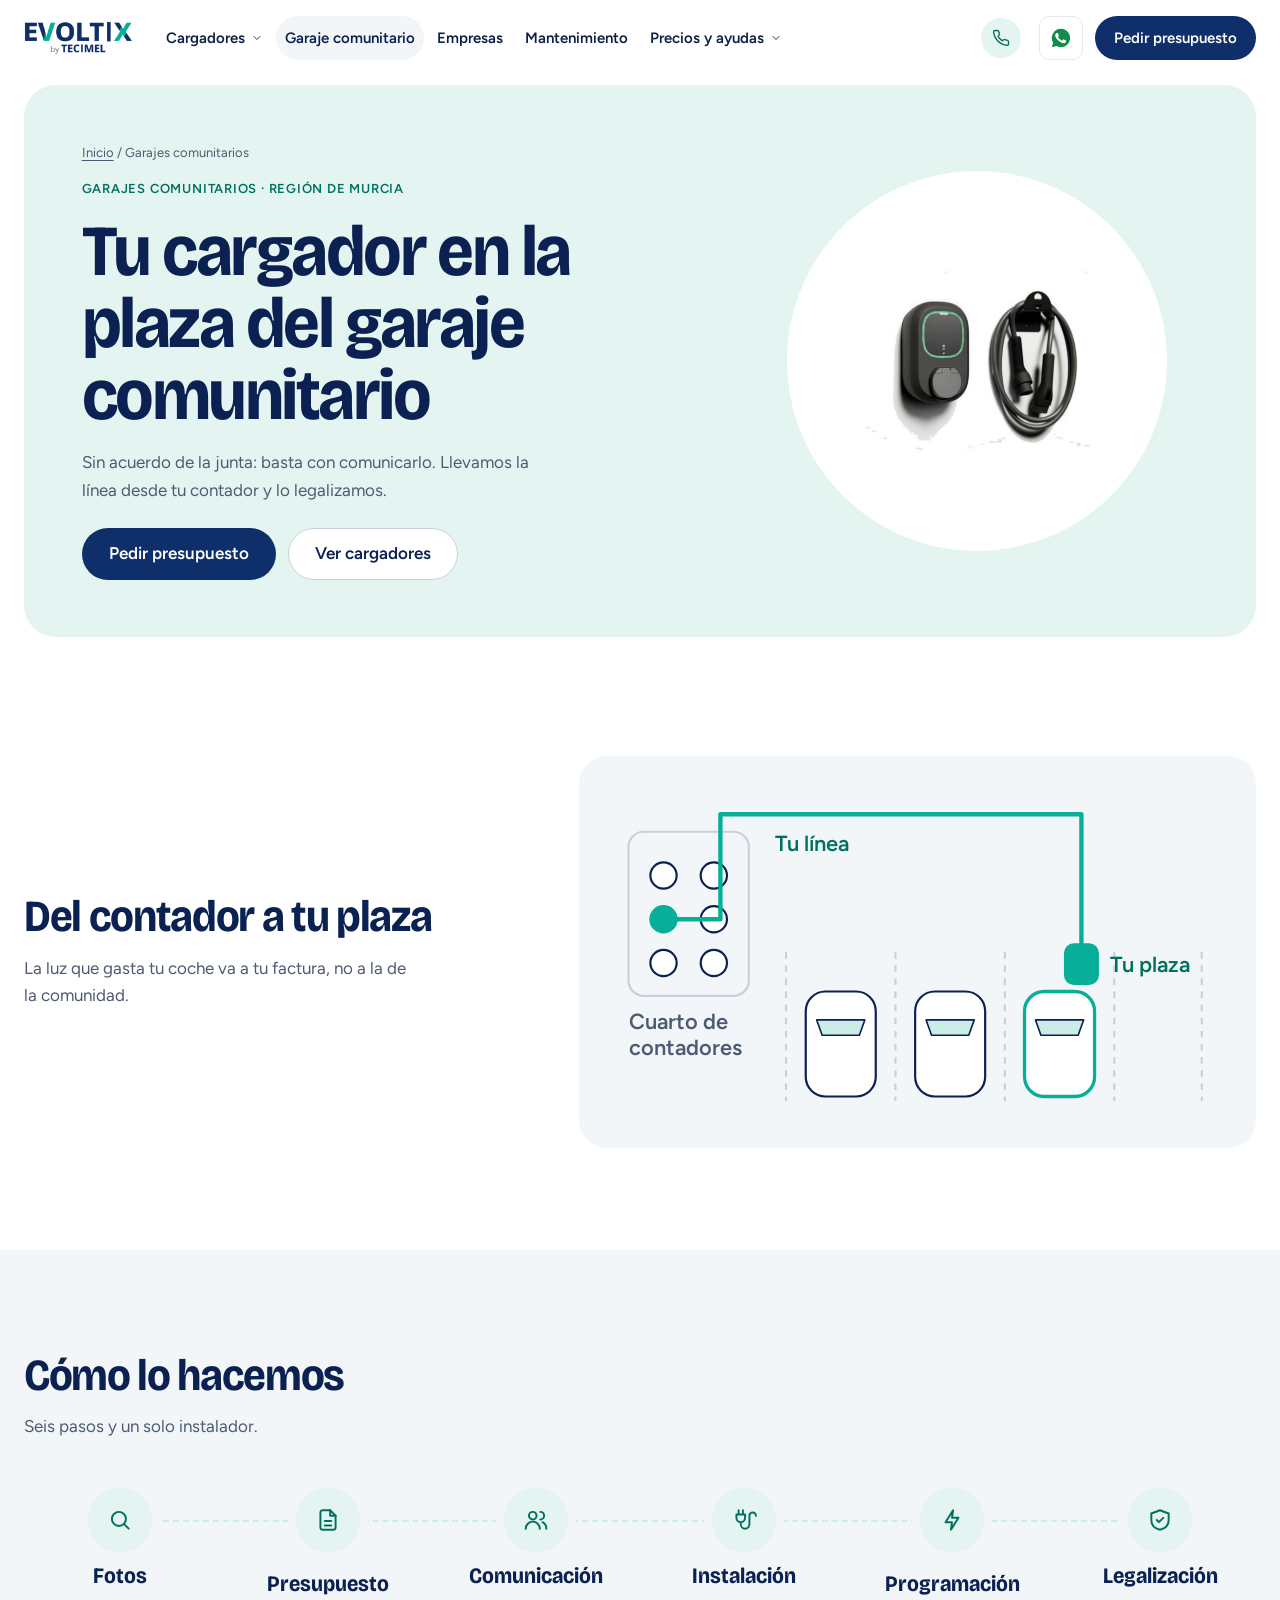
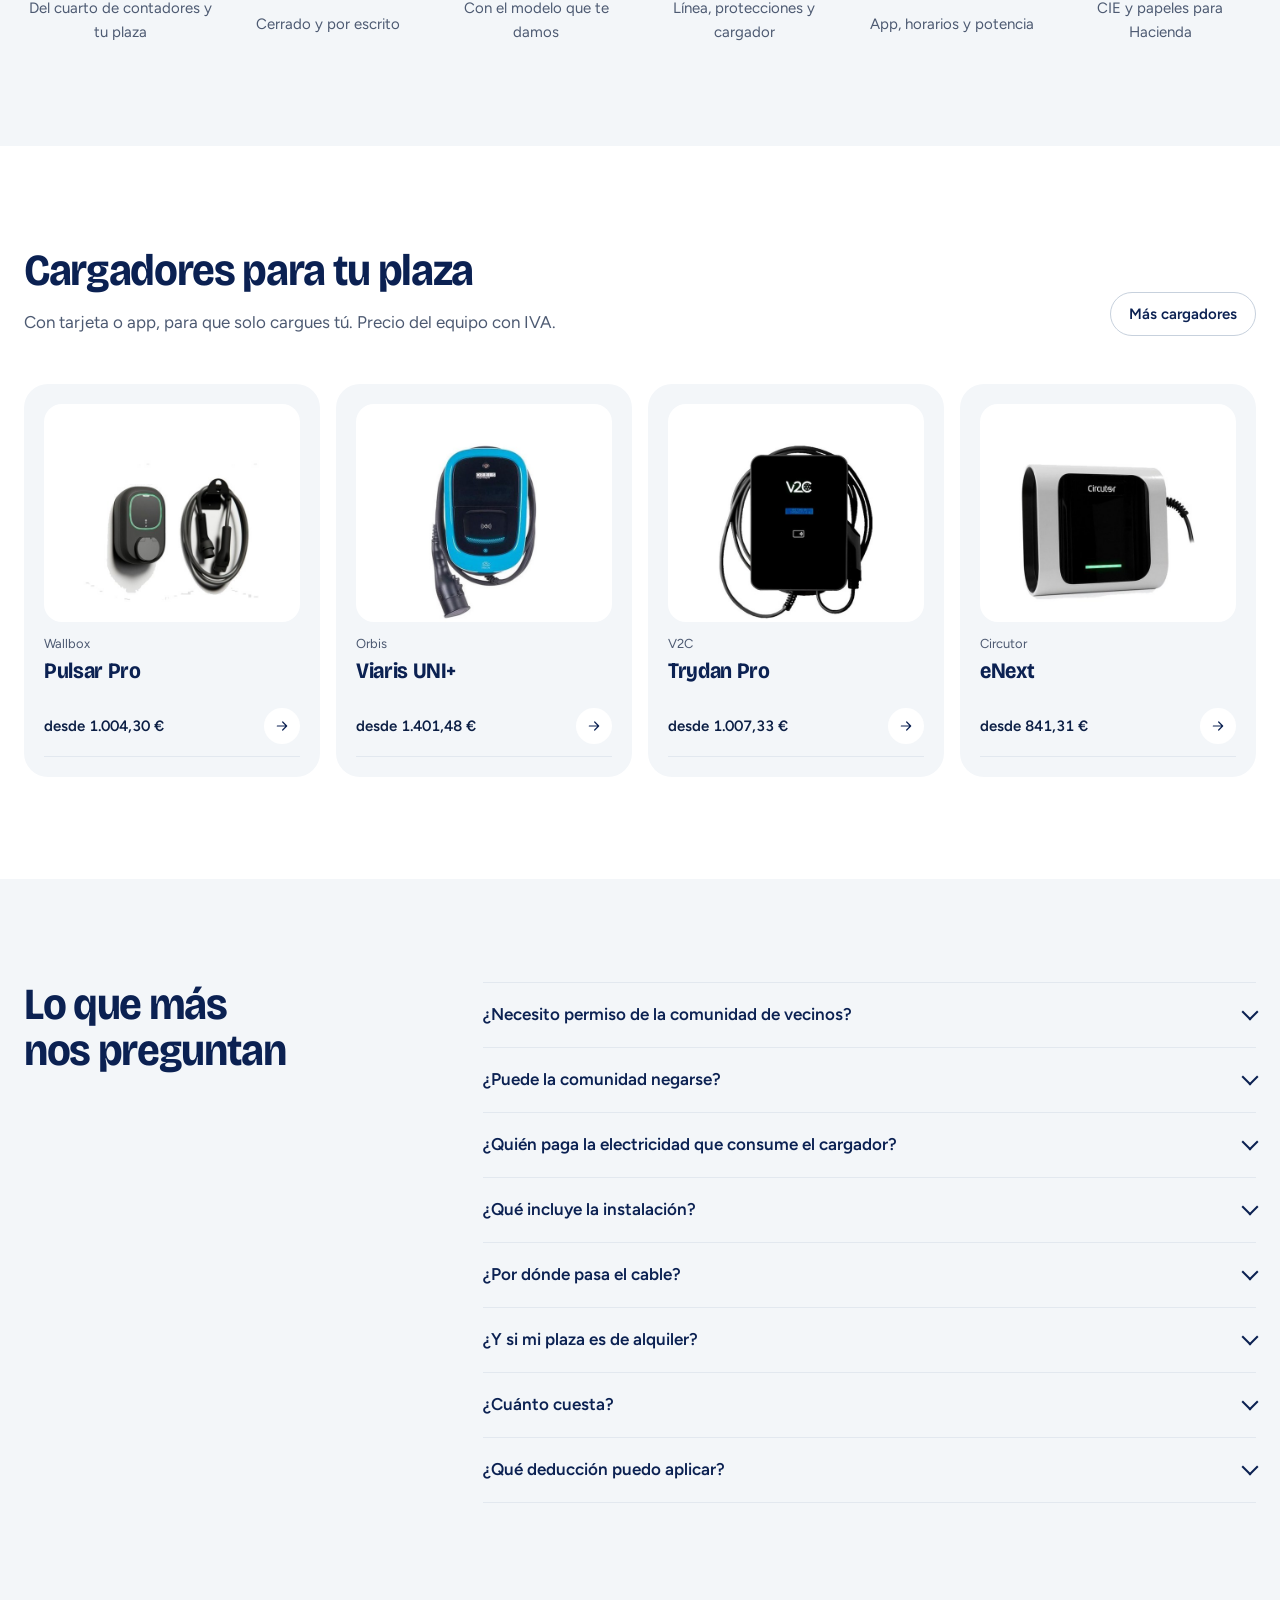
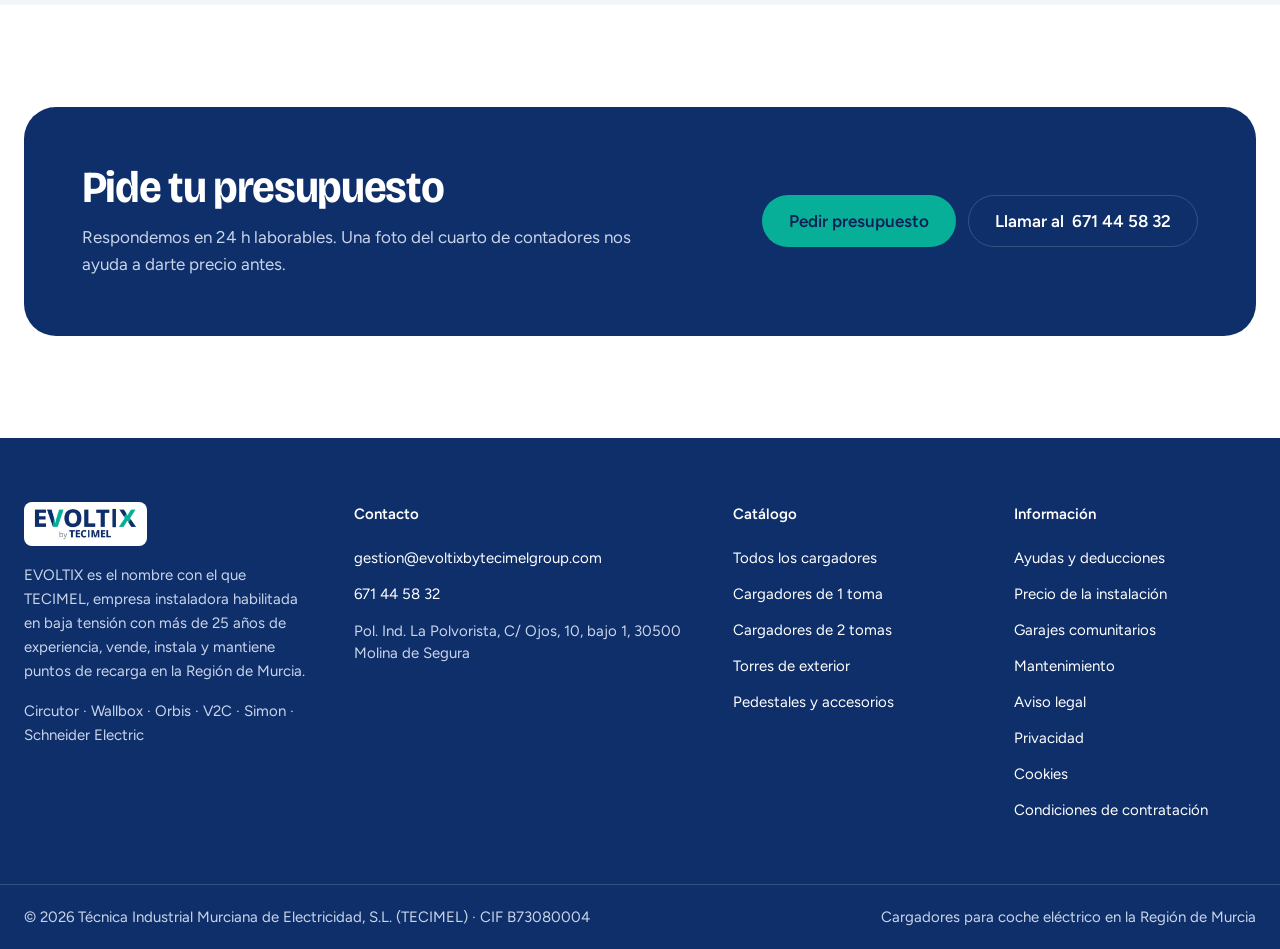
<file: garaje-comunitario.html>
<!doctype html>
<html lang="es">
<head>
<meta charset="utf-8">
<meta name="viewport" content="width=device-width, initial-scale=1, viewport-fit=cover">
<title>Instalar cargador de coche eléctrico en garaje comunitario en Murcia | EVOLTIX</title>
<meta name="description" content="Instalamos tu cargador en tu plaza del garaje comunitario, sin acuerdo de la junta. Legalización CIE y deducción de hasta 4.000 € en Murcia.">
<link rel="canonical" href="https://evoltixbytecimelgroup.com/garaje-comunitario">
<meta name="theme-color" content="#0F2F6A">
<link rel="icon" href="/favicon.ico" sizes="48x48">
<link rel="icon" type="image/png" sizes="96x96" href="img/favicon-96.png">
<link rel="icon" type="image/png" sizes="192x192" href="img/favicon-192.png">
<link rel="apple-touch-icon" sizes="180x180" href="img/favicon-180.png">
<link rel="stylesheet" href="css/styles.css">
<meta property="og:type" content="website">
<meta property="og:url" content="https://evoltixbytecimelgroup.com/garaje-comunitario">
<meta property="og:title" content="Instalar cargador de coche eléctrico en garaje comunitario en Murcia | EVOLTIX">
<meta property="og:description" content="Instalamos tu cargador en tu plaza del garaje comunitario, sin acuerdo de la junta. Legalización CIE y deducción de hasta 4.000 € en Murcia.">
<meta property="og:image" content="https://evoltixbytecimelgroup.com/img/obras/obra-2.jpg">
<meta property="og:site_name" content="EVOLTIX by TECIMEL">
<meta property="og:locale" content="es_ES">
<meta name="twitter:card" content="summary_large_image">
<script type="application/ld+json">
{"@context": "https://schema.org", "@type": "FAQPage", "mainEntity": [{"@type": "Question", "name": "¿Necesito permiso de la comunidad de vecinos?", "acceptedAnswer": {"@type": "Answer", "text": "No necesitas un acuerdo de la junta si el punto de recarga es para tu uso privado y va en tu plaza individual: basta con comunicarlo antes a la comunidad (artículo 17.5 de la Ley de Propiedad Horizontal). El coste corre a tu cargo. Te damos un modelo de comunicación para enviarlo al administrador o al presidente."}}, {"@type": "Question", "name": "¿Puede la comunidad negarse?", "acceptedAnswer": {"@type": "Answer", "text": "Si cumples esas condiciones (uso privado, plaza individual y comunicación previa), la ley no exige su aprobación. Lo que sí puede pedir la comunidad es que la instalación se haga correctamente y sin dañar las zonas comunes, y eso es justo lo que garantiza el certificado de instalación (CIE)."}}, {"@type": "Question", "name": "¿Quién paga la electricidad que consume el cargador?", "acceptedAnswer": {"@type": "Answer", "text": "Tú. La línea sale de tu propio contador, en el cuarto de contadores, así que la carga del coche va a tu factura de luz y no a la de la comunidad."}}, {"@type": "Question", "name": "¿Qué incluye la instalación?", "acceptedAnswer": {"@type": "Answer", "text": "Línea eléctrica nueva desde tu contador hasta tu plaza, por tubo o bandeja; protecciones según el Reglamento de Baja Tensión (ITC-BT-52); montaje, conexión y puesta en marcha del cargador; configuración de la app y de los horarios de carga; y el certificado de instalación (CIE) con la factura a tu nombre para la deducción."}}, {"@type": "Question", "name": "¿Por dónde pasa el cable?", "acceptedAnswer": {"@type": "Answer", "text": "Por las zonas comunes del garaje, dentro de tubo o bandeja y siguiendo el recorrido más corto y discreto posible hasta tu plaza. Lo vemos en la visita y te lo explicamos antes de empezar."}}, {"@type": "Question", "name": "¿Y si mi plaza es de alquiler?", "acceptedAnswer": {"@type": "Answer", "text": "Necesitas la autorización por escrito del propietario de la plaza. Ten en cuenta también que las deducciones en la renta exigen que el garaje sea de tu propiedad."}}, {"@type": "Question", "name": "¿Cuánto cuesta?", "acceptedAnswer": {"@type": "Answer", "text": "Depende sobre todo de la distancia entre el cuarto de contadores y tu plaza. Te lo explicamos en cuánto cuesta instalar un cargador, y te damos un presupuesto cerrado, gratis y por escrito."}}, {"@type": "Question", "name": "¿Qué deducción puedo aplicar?", "acceptedAnswer": {"@type": "Answer", "text": "En la Región de Murcia, una deducción autonómica del 100 % del coste, hasta 4.000 €, y la estatal del 15 %, hasta 600 €, para instalaciones terminadas hasta el 31 de diciembre de 2026, siempre que la plaza sea tuya. Consulta todos los requisitos."}}]}
</script>
</head>
<body>
<a class="skip" href="#main">Saltar al contenido</a>
<svg width="0" height="0" style="position:absolute" aria-hidden="true" focusable="false"><defs><symbol id="i-chev" viewBox="0 0 24 24"><g fill="none" stroke="currentColor" stroke-width="1.8" stroke-linecap="round" stroke-linejoin="round"><path d="m6 9 6 6 6-6"/></g></symbol><symbol id="i-arrow" viewBox="0 0 24 24"><g fill="none" stroke="currentColor" stroke-width="1.8" stroke-linecap="round" stroke-linejoin="round"><path d="M5 12h14M13 6l6 6-6 6"/></g></symbol><symbol id="i-check" viewBox="0 0 24 24"><g fill="none" stroke="currentColor" stroke-width="1.8" stroke-linecap="round" stroke-linejoin="round"><path d="M5 12.5l4.5 4.5L19 7.5"/></g></symbol><symbol id="i-tel" viewBox="0 0 24 24"><g fill="none" stroke="currentColor" stroke-width="1.8" stroke-linecap="round" stroke-linejoin="round"><path d="M22 16.9v3a2 2 0 0 1-2.2 2 19.8 19.8 0 0 1-8.6-3.1 19.5 19.5 0 0 1-6-6A19.8 19.8 0 0 1 2.1 4.2 2 2 0 0 1 4.1 2h3a2 2 0 0 1 2 1.7c.1.9.4 1.8.7 2.7a2 2 0 0 1-.5 2.1L8 9.8a16 16 0 0 0 6 6l1.3-1.3a2 2 0 0 1 2.1-.4c.9.3 1.8.6 2.7.7a2 2 0 0 1 1.7 2z"/></g></symbol><symbol id="i-search" viewBox="0 0 24 24"><g fill="none" stroke="currentColor" stroke-width="1.8" stroke-linecap="round" stroke-linejoin="round"><circle cx="11" cy="11" r="6.5"/><path d="m20 20-4.2-4.2"/></g></symbol><symbol id="i-doc" viewBox="0 0 24 24"><g fill="none" stroke="currentColor" stroke-width="1.8" stroke-linecap="round" stroke-linejoin="round"><path d="M14 3H7a2 2 0 0 0-2 2v14a2 2 0 0 0 2 2h10a2 2 0 0 0 2-2V8z"/><path d="M14 3v5h5M9 13h6M9 17h6"/></g></symbol><symbol id="i-bolt" viewBox="0 0 24 24"><g fill="none" stroke="currentColor" stroke-width="1.8" stroke-linecap="round" stroke-linejoin="round"><path d="M13 3 6 14h6l-1 7 7-11h-6z"/></g></symbol><symbol id="i-shield" viewBox="0 0 24 24"><g fill="none" stroke="currentColor" stroke-width="1.8" stroke-linecap="round" stroke-linejoin="round"><path d="M12 3 20 6v6c0 5-3.5 8-8 9-4.5-1-8-4-8-9V6z"/><path d="m9 12 2 2 4-4"/></g></symbol><symbol id="i-car" viewBox="0 0 24 24"><g fill="none" stroke="currentColor" stroke-width="1.8" stroke-linecap="round" stroke-linejoin="round"><path d="M4 16v-3l2-5h12l2 5v3M3 16h18v2.5H3zM7 18.5V20M17 18.5V20M7.5 13h.01M16.5 13h.01"/></g></symbol><symbol id="i-card" viewBox="0 0 24 24"><g fill="none" stroke="currentColor" stroke-width="1.8" stroke-linecap="round" stroke-linejoin="round"><rect x="3" y="6" width="18" height="12" rx="2.5"/><path d="M7 10h4M7 14h7"/><path d="M17 9.5a3 3 0 0 1 0 5"/></g></symbol><symbol id="i-gauge" viewBox="0 0 24 24"><g fill="none" stroke="currentColor" stroke-width="1.8" stroke-linecap="round" stroke-linejoin="round"><path d="M4 17a8 8 0 1 1 16 0"/><path d="m12 17 4-5"/><path d="M8 17h8"/></g></symbol><symbol id="i-signal" viewBox="0 0 24 24"><g fill="none" stroke="currentColor" stroke-width="1.8" stroke-linecap="round" stroke-linejoin="round"><path d="M5 12a10 10 0 0 1 14 0M8 15a5.5 5.5 0 0 1 8 0"/><circle cx="12" cy="18.5" r="1.3"/></g></symbol><symbol id="i-sun" viewBox="0 0 24 24"><g fill="none" stroke="currentColor" stroke-width="1.8" stroke-linecap="round" stroke-linejoin="round"><circle cx="12" cy="12" r="4"/><path d="M12 2.5v2M12 19.5v2M2.5 12h2M19.5 12h2M5.3 5.3l1.4 1.4M17.3 17.3l1.4 1.4M5.3 18.7l1.4-1.4M17.3 6.7l1.4-1.4"/></g></symbol><symbol id="i-wrench" viewBox="0 0 24 24"><g fill="none" stroke="currentColor" stroke-width="1.8" stroke-linecap="round" stroke-linejoin="round"><path d="M14.5 6.5a4 4 0 0 0 5 5L12 19a2.1 2.1 0 0 1-3-3z"/><path d="M14.5 6.5 17 4l3 3-2.5 2.5"/></g></symbol><symbol id="i-plug" viewBox="0 0 24 24"><g fill="none" stroke="currentColor" stroke-width="1.8" stroke-linecap="round" stroke-linejoin="round"><path d="M9 2v5M15 2v5M6 7h12v4a6 6 0 0 1-12 0zM12 17v5"/></g></symbol><symbol id="i-pin" viewBox="0 0 24 24"><g fill="none" stroke="currentColor" stroke-width="1.8" stroke-linecap="round" stroke-linejoin="round"><path d="M12 21s-7-6.2-7-11.5a7 7 0 0 1 14 0C19 14.8 12 21 12 21z"/><circle cx="12" cy="9.5" r="2.5"/></g></symbol><symbol id="i-euro" viewBox="0 0 24 24"><g fill="none" stroke="currentColor" stroke-width="1.8" stroke-linecap="round" stroke-linejoin="round"><path d="M17 6.5A7 7 0 1 0 17 17.5M4 10h9M4 14h9"/></g></symbol><symbol id="i-key" viewBox="0 0 24 24"><g fill="none" stroke="currentColor" stroke-width="1.8" stroke-linecap="round" stroke-linejoin="round"><circle cx="8" cy="15" r="4"/><path d="m11 12 9-9M16 7l3 3"/></g></symbol><symbol id="i-people" viewBox="0 0 24 24"><g fill="none" stroke="currentColor" stroke-width="1.8" stroke-linecap="round" stroke-linejoin="round"><circle cx="9" cy="8" r="3.5"/><path d="M2.5 20a6.5 6.5 0 0 1 13 0M16 4.5a3.5 3.5 0 0 1 0 7M18 14a6.5 6.5 0 0 1 3.5 6"/></g></symbol><symbol id="i-home" viewBox="0 0 24 24"><g fill="none" stroke="currentColor" stroke-width="1.8" stroke-linecap="round" stroke-linejoin="round"><path d="M3 11 12 4l9 7v9a1 1 0 0 1-1 1h-5v-6H9v6H4a1 1 0 0 1-1-1z"/></g></symbol><symbol id="i-clock" viewBox="0 0 24 24"><g fill="none" stroke="currentColor" stroke-width="1.8" stroke-linecap="round" stroke-linejoin="round"><circle cx="12" cy="12" r="8.5"/><path d="M12 7.5V12l3 2"/></g></symbol><symbol id="i-cable" viewBox="0 0 24 24"><g fill="none" stroke="currentColor" stroke-width="1.8" stroke-linecap="round" stroke-linejoin="round"><path d="M7 3v4M11 3v4M5 7h8v3a4 4 0 0 1-8 0zM9 14v2a4 4 0 0 0 8 0V8a3 3 0 0 1 6 0"/></g></symbol><symbol id="i-refresh" viewBox="0 0 24 24"><g fill="none" stroke="currentColor" stroke-width="1.8" stroke-linecap="round" stroke-linejoin="round"><path d="M20 11A8 8 0 0 0 5.7 6.3L4 8M4 4v4h4M4 13a8 8 0 0 0 14.3 4.7L20 16M20 20v-4h-4"/></g></symbol><symbol id="i-alert" viewBox="0 0 24 24"><g fill="none" stroke="currentColor" stroke-width="1.8" stroke-linecap="round" stroke-linejoin="round"><path d="M12 3 2 20h20z"/><path d="M12 10v4M12 17h.01"/></g></symbol></defs></svg>
<header class="mainbar" id="mainbar"><div class="wrap">
  <a class="logo" href="index.html" aria-label="EVOLTIX by TECIMEL, inicio"><img src="img/logo.png" alt="EVOLTIX by TECIMEL" width="116" height="36"></a>
  <nav class="nav" aria-label="Principal">
    <div class="dd">
      <button type="button" aria-expanded="false" aria-controls="dd-cg">Cargadores <svg width="12" height="12" aria-hidden="true"><use href="#i-chev"/></svg></button>
      <div class="dd-menu" id="dd-cg">
        <a href="catalogo.html"><b>Todo el catálogo</b><span>6 marcas, con precio</span></a>
        <a href="catalogo.html#uso-1"><b>Cargadores de 1 toma</b><span>Un coche</span></a>
        <a href="catalogo.html#uso-2"><b>Cargadores de 2 tomas</b><span>Dos coches a la vez</span></a>
        <a href="catalogo.html#uso-exterior"><b>Torres de exterior</b><span>Aparcamientos al aire libre</span></a>
        <a href="catalogo.html#uso-accesorio"><b>Pedestales y accesorios</b><span>Pedestales y tarjetas RFID</span></a>
      </div>
    </div>
    <a href="garaje-comunitario.html" aria-current="page">Garaje comunitario</a>
    <a href="index.html#empresas">Empresas</a>
    <a href="mantenimiento-cargador-coche-electrico.html">Mantenimiento</a>
    <div class="dd">
      <button type="button" aria-expanded="false" aria-controls="dd-pa">Precios y ayudas <svg width="12" height="12" aria-hidden="true"><use href="#i-chev"/></svg></button>
      <div class="dd-menu" id="dd-pa">
        <a href="precio-instalacion-cargador.html"><b>Precio de la instalación</b><span>Qué incluye y de qué depende</span></a>
        <a href="ayudas.html"><b>Ayudas y deducciones</b><span>Hasta 4.000 € en la renta</span></a>
      </div>
    </div>
  </nav>
  <div class="head-cta">
    <a class="head-tel" data-tel-wrap href="tel:+34671445832" aria-label="Llamar al 671 44 58 32"><span class="ic"><svg width="18" height="18" aria-hidden="true"><use href="#i-tel"/></svg></span><span data-tel>671 44 58 32</span></a>
    <a class="btn btn-primary btn-sm cta-long" href="index.html#contacto">Pedir presupuesto</a>
    <a class="btn btn-primary btn-sm cta-short" href="index.html#contacto">Presupuesto</a>
    <button class="menu-btn" type="button" aria-controls="mnav" aria-expanded="false" aria-label="Abrir menú"><svg width="22" height="22" viewBox="0 0 24 24" fill="none" stroke="currentColor" stroke-width="2" stroke-linecap="round" aria-hidden="true"><path d="M4 8h16M4 16h16"/></svg></button>
  </div>
</div></header>
<div class="mnav" id="mnav" role="dialog" aria-modal="true" aria-label="Menú">
  <div class="mnav-top"><img src="img/logo.png" alt="EVOLTIX by TECIMEL" width="103" height="32"><button class="menu-btn" type="button" data-close style="display:grid" aria-label="Cerrar menú"><svg width="22" height="22" viewBox="0 0 24 24" fill="none" stroke="currentColor" stroke-width="2" stroke-linecap="round" aria-hidden="true"><path d="M6 6l12 12M18 6 6 18"/></svg></button></div>
  <div class="mnav-body">
    <a href="index.html">Inicio</a>
    <div class="grp">Cargadores</div>
    <a href="catalogo.html">Todo el catálogo</a><a href="catalogo.html#uso-1">Cargadores de 1 toma</a><a href="catalogo.html#uso-2">Cargadores de 2 tomas</a><a href="catalogo.html#uso-exterior">Torres de exterior</a><a href="catalogo.html#uso-accesorio">Pedestales y accesorios</a>
    <div class="grp">Servicios</div>
    <a href="garaje-comunitario.html">Garaje comunitario</a><a href="index.html#empresas">Empresas y flotas</a><a href="mantenimiento-cargador-coche-electrico.html">Mantenimiento y reparación</a>
    <div class="grp">Precios y ayudas</div>
    <a href="precio-instalacion-cargador.html">Precio de la instalación</a><a href="ayudas.html">Ayudas y deducciones</a>
  </div>
  <div class="mnav-foot"><a class="btn btn-primary btn-lg" href="index.html#contacto">Pedir presupuesto</a><a class="btn btn-secondary btn-lg" data-tel-wrap href="tel:+34671445832">Llamar al <span data-tel>671 44 58 32</span></a></div>
</div>

<main id="main" tabindex="-1">
<section class="page-hero"><div class="wrap"><div class="phc">
  <div class="ph-copy" data-enter><nav class="crumbs" aria-label="Estás en"><a href="index.html">Inicio</a> / <span aria-current="page">Garajes comunitarios</span></nav>
  <span class="eyebrow">Garajes comunitarios · Región de Murcia</span>
  <h1>Tu cargador en la plaza del garaje comunitario</h1>
  <p class="lead">Sin acuerdo de la junta: basta con comunicarlo. Llevamos la línea desde tu contador y lo legalizamos.</p>
  <div class="actions"><a class="btn btn-primary btn-lg" href="index.html#contacto">Pedir presupuesto</a><a class="btn btn-secondary btn-lg" href="#cargadores">Ver cargadores</a></div>
  </div>
  <a class="ph-disc" href="catalogo.html#p-WAL-02" aria-label="Ver la ficha del Wallbox Pulsar Pro"><img src="img/productos/wallbox-pulsar-pro-base.jpg" alt="Cargador Wallbox Pulsar Pro" width="500" height="500"></a>
</div></div></section>

<section class="section"><div class="wrap split2">
  <div class="sec-head"><h2>Del contador a tu plaza</h2><p class="lead">La luz que gasta tu coche va a tu factura, no a la de la comunidad.</p></div>
  <figure class="scheme">
    <svg viewBox="0 0 560 300" role="img" aria-labelledby="gc-svg-t">
      <title id="gc-svg-t">Esquema: tu línea sale de tu contador en el cuarto de contadores y llega por el techo del garaje hasta el cargador de tu plaza</title>
      <rect class="s-room" x="16" y="40" width="110" height="150" rx="14"/>
      <circle class="s-meter" cx="48" cy="80" r="12"/><circle class="s-meter" cx="94" cy="80" r="12"/><circle class="s-meter on" cx="48" cy="120" r="12"/><circle class="s-meter" cx="94" cy="120" r="12"/><circle class="s-meter" cx="48" cy="160" r="12"/><circle class="s-meter" cx="94" cy="160" r="12"/>
      <path class="s-line" d="M60 120h40v-96h330v118"/>
      <path class="s-bay" d="M160 150v136M260 150v136M360 150v136M460 150v136M540 150v136"/>
      <g class="s-car" transform="translate(178 186)"><rect width="64" height="96" rx="18"/><path d="M10 26h44l-5 14H15z"/></g>
      <g class="s-car" transform="translate(278 186)"><rect width="64" height="96" rx="18"/><path d="M10 26h44l-5 14H15z"/></g>
      <g class="s-car mine" transform="translate(378 186)"><rect width="64" height="96" rx="18"/><path d="M10 26h44l-5 14H15z"/></g>
      <rect class="s-box on" x="414" y="142" width="32" height="38" rx="9"/>
      <text class="s-lbl" x="16" y="220">Cuarto de</text><text class="s-lbl" x="16" y="244">contadores</text>
      <text class="s-lbl on" x="150" y="58">Tu línea</text>
      <text class="s-lbl on" x="456" y="168">Tu plaza</text>
    </svg>
  </figure>
</div></section>

<section class="section tint"><div class="wrap">
  <div class="sec-head"><h2>Cómo lo hacemos</h2><p class="lead">Seis pasos y un solo instalador.</p></div>
  <ol class="steps s6"><li><span class="ic" aria-hidden="true"><svg width="26" height="26"><use href="#i-search"/></svg></span><b>Fotos</b><span>Del cuarto de contadores y tu plaza</span></li><li><span class="ic" aria-hidden="true"><svg width="26" height="26"><use href="#i-doc"/></svg></span><b>Presupuesto</b><span>Cerrado y por escrito</span></li><li><span class="ic" aria-hidden="true"><svg width="26" height="26"><use href="#i-people"/></svg></span><b>Comunicación</b><span>Con el modelo que te damos</span></li><li><span class="ic" aria-hidden="true"><svg width="26" height="26"><use href="#i-cable"/></svg></span><b>Instalación</b><span>Línea, protecciones y cargador</span></li><li><span class="ic" aria-hidden="true"><svg width="26" height="26"><use href="#i-bolt"/></svg></span><b>Programación</b><span>App, horarios y potencia</span></li><li><span class="ic" aria-hidden="true"><svg width="26" height="26"><use href="#i-shield"/></svg></span><b>Legalización</b><span>CIE y papeles para Hacienda</span></li></ol>
</div></section>

<section class="section" id="cargadores"><div class="wrap">
  <div class="sec-head split"><div class="sh"><h2>Cargadores para tu plaza</h2><p class="lead">Con tarjeta o app, para que solo cargues tú. Precio del equipo con IVA.</p></div><a class="btn btn-secondary btn-sm" href="catalogo.html#uso-casa">Más cargadores</a></div>
  <ul class="uses" id="featured" data-ids="WAL-02,ORB-03,V2C-02,CIR-10"></ul>
</div></section>

<section class="section tint" id="preguntas"><div class="wrap faq-wrap">
  <div class="sec-head"><h2>Lo que más nos preguntan</h2></div>
  <div class="faq-list"><details><summary>¿Necesito permiso de la comunidad de vecinos?</summary><div class="faq-a"><p>No necesitas un acuerdo de la junta si el punto de recarga es para tu uso privado y va en tu plaza individual: basta con comunicarlo antes a la comunidad (artículo 17.5 de la Ley de Propiedad Horizontal). El coste corre a tu cargo. Te damos un modelo de comunicación para enviarlo al administrador o al presidente.</p></div></details><details><summary>¿Puede la comunidad negarse?</summary><div class="faq-a"><p>Si cumples esas condiciones (uso privado, plaza individual y comunicación previa), la ley no exige su aprobación. Lo que sí puede pedir la comunidad es que la instalación se haga correctamente y sin dañar las zonas comunes, y eso es justo lo que garantiza el certificado de instalación (CIE).</p></div></details><details><summary>¿Quién paga la electricidad que consume el cargador?</summary><div class="faq-a"><p>Tú. La línea sale de tu propio contador, en el cuarto de contadores, así que la carga del coche va a tu factura de luz y no a la de la comunidad.</p></div></details><details><summary>¿Qué incluye la instalación?</summary><div class="faq-a"><p>Línea eléctrica nueva desde tu contador hasta tu plaza, por tubo o bandeja; protecciones según el Reglamento de Baja Tensión (ITC-BT-52); montaje, conexión y puesta en marcha del cargador; configuración de la app y de los horarios de carga; y el certificado de instalación (CIE) con la factura a tu nombre para la deducción.</p></div></details><details><summary>¿Por dónde pasa el cable?</summary><div class="faq-a"><p>Por las zonas comunes del garaje, dentro de tubo o bandeja y siguiendo el recorrido más corto y discreto posible hasta tu plaza. Lo vemos en la visita y te lo explicamos antes de empezar.</p></div></details><details><summary>¿Y si mi plaza es de alquiler?</summary><div class="faq-a"><p>Necesitas la autorización por escrito del propietario de la plaza. Ten en cuenta también que las deducciones en la renta exigen que el garaje sea de tu propiedad.</p></div></details><details><summary>¿Cuánto cuesta?</summary><div class="faq-a"><p>Depende sobre todo de la distancia entre el cuarto de contadores y tu plaza. Te lo explicamos en <a href="precio-instalacion-cargador.html">cuánto cuesta instalar un cargador</a>, y te damos un presupuesto cerrado, gratis y por escrito.</p></div></details><details><summary>¿Qué deducción puedo aplicar?</summary><div class="faq-a"><p>En la Región de Murcia, una deducción autonómica del 100 % del coste, hasta 4.000 €, y la estatal del 15 %, hasta 600 €, para instalaciones terminadas hasta el 31 de diciembre de 2026, siempre que la plaza sea tuya. Consulta <a href="ayudas.html">todos los requisitos</a>.</p></div></details></div>
</div></section>

<section class="section"><div class="wrap"><div class="band band-card cta-end"><div class="sh"><h2>Pide tu presupuesto</h2><p class="lead">Respondemos en 24 h laborables. Una foto del cuarto de contadores nos ayuda a darte precio antes.</p></div><div class="actions"><a class="btn btn-primary btn-lg" href="index.html#contacto">Pedir presupuesto</a><a class="btn btn-secondary btn-lg" data-tel-wrap href="tel:+34671445832">Llamar al <span data-tel>671 44 58 32</span></a></div></div></div></section>
</main>
<nav class="mbar" aria-label="Contacto rápido"><a class="btn btn-secondary" data-tel-wrap href="tel:+34671445832"><svg width="16" height="16" aria-hidden="true"><use href="#i-tel"/></svg>Llamar</a><a class="btn btn-primary" href="index.html#contacto">Pedir presupuesto</a></nav>
<footer class="footer">
  <div class="wrap">
    <div>
      <span class="logo-w"><img src="img/logo.png" alt="EVOLTIX by TECIMEL" width="110" height="34" loading="lazy"></span>
      <p>EVOLTIX es el nombre con el que TECIMEL, empresa instaladora habilitada en baja tensión con más de 25 años de experiencia, vende, instala y mantiene puntos de recarga en la Región de Murcia.</p>
      <p class="ft-brands">Circutor · Wallbox · Orbis · V2C · Simon · Schneider Electric</p>
    </div>
    <div><b>Contacto</b><ul><li><a data-email href="mailto:gestion@evoltixbytecimelgroup.com">gestion@evoltixbytecimelgroup.com</a></li><li data-tel-wrap><a class="ft-tel" data-tel href="tel:+34671445832">671 44 58 32</a></li><li class="addr">Pol. Ind. La Polvorista, C/ Ojos, 10, bajo 1, 30500 Molina de Segura</li></ul></div>
    <div><b>Catálogo</b><ul><li><a href="catalogo.html">Todos los cargadores</a></li><li><a href="catalogo.html#uso-1">Cargadores de 1 toma</a></li><li><a href="catalogo.html#uso-2">Cargadores de 2 tomas</a></li><li><a href="catalogo.html#uso-exterior">Torres de exterior</a></li><li><a href="catalogo.html#uso-accesorio">Pedestales y accesorios</a></li></ul></div>
    <div><b>Información</b><ul><li><a href="ayudas.html">Ayudas y deducciones</a></li><li><a href="precio-instalacion-cargador.html">Precio de la instalación</a></li><li><a href="garaje-comunitario.html">Garajes comunitarios</a></li><li><a href="mantenimiento-cargador-coche-electrico.html">Mantenimiento</a></li><li><a href="aviso-legal.html">Aviso legal</a></li><li><a href="privacidad.html">Privacidad</a></li><li><a href="cookies.html">Cookies</a></li><li><a href="condiciones.html">Condiciones de contratación</a></li></ul></div>
  </div>
  <div class="bottom"><div class="wrap"><span>© <span data-year>2026</span> Técnica Industrial Murciana de Electricidad, S.L. (TECIMEL) · CIF B73080004</span><span>Cargadores para coche eléctrico en la Región de Murcia</span></div></div>
</footer>
<script src="js/config.js"></script>
<script src="js/catalogo-data.js"></script>
<script src="js/main.js"></script>
<script src="js/home.js"></script>
</body>
</html>
</file>
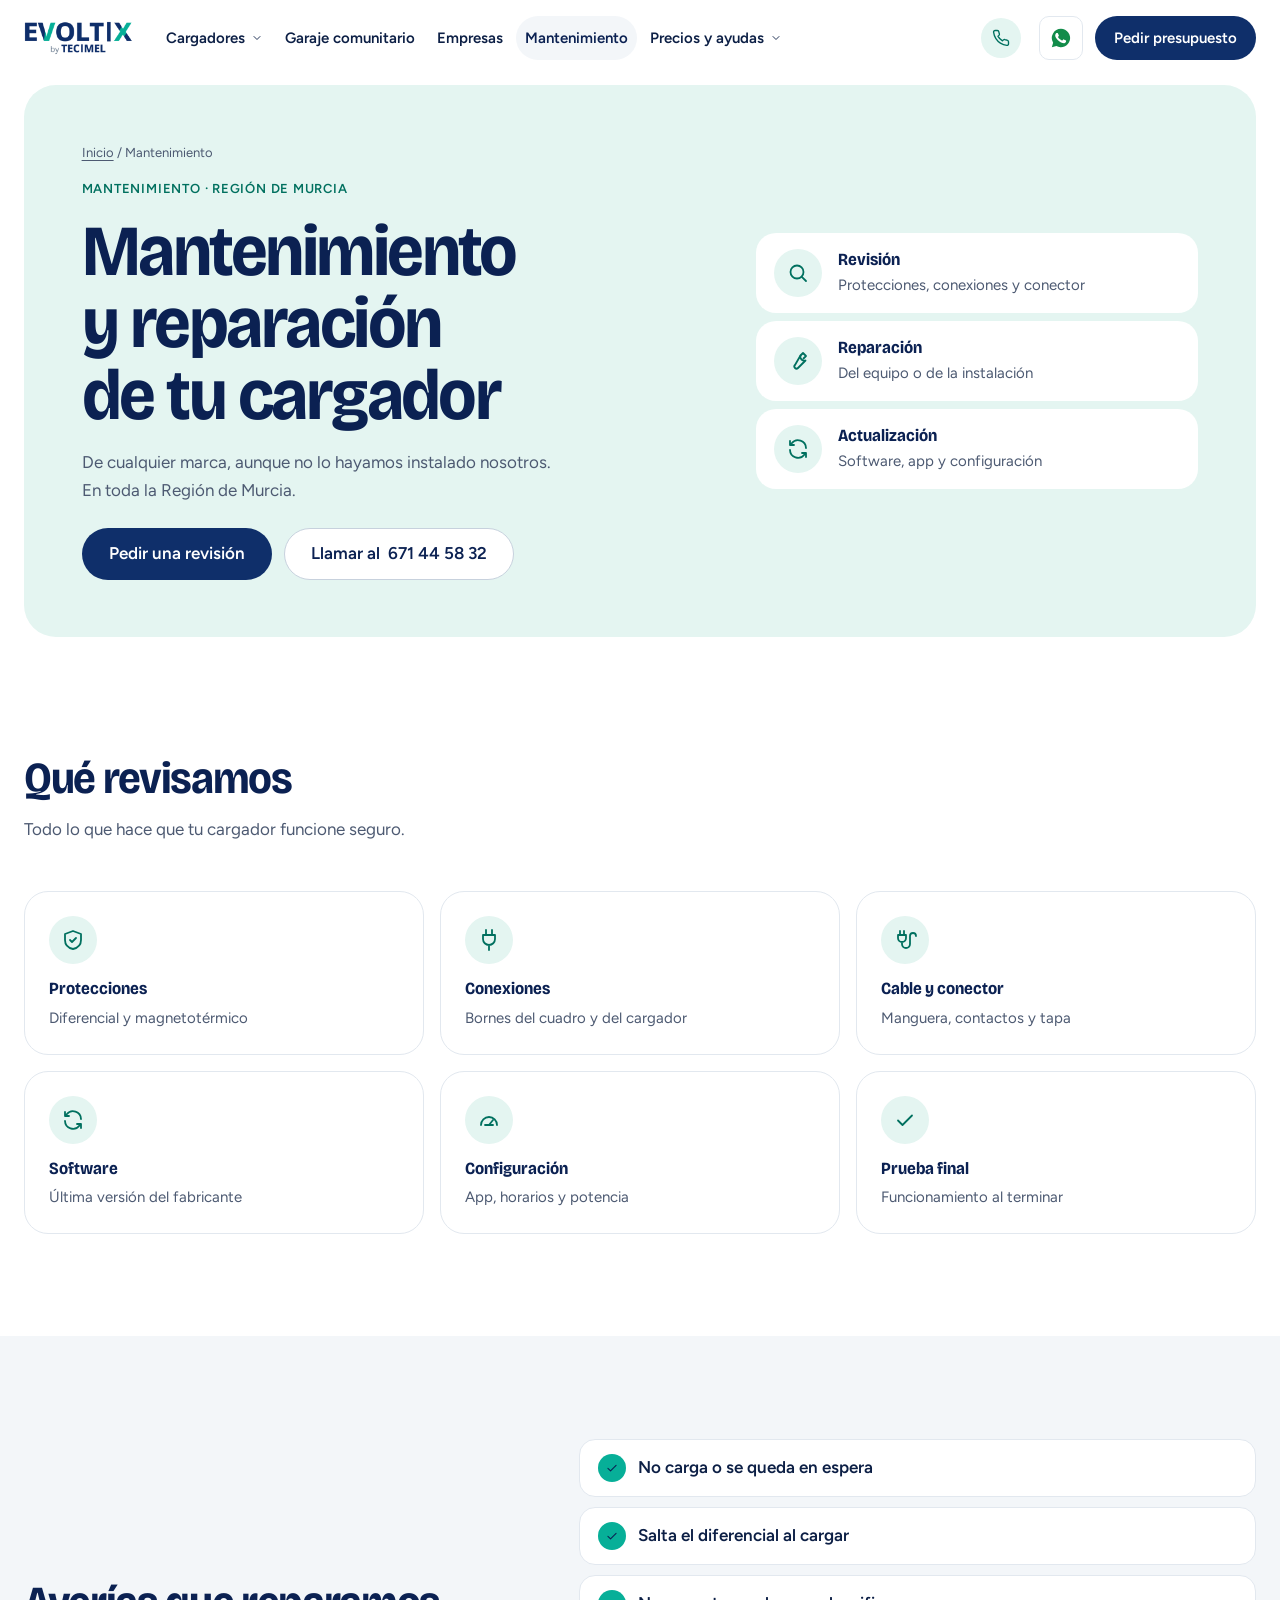
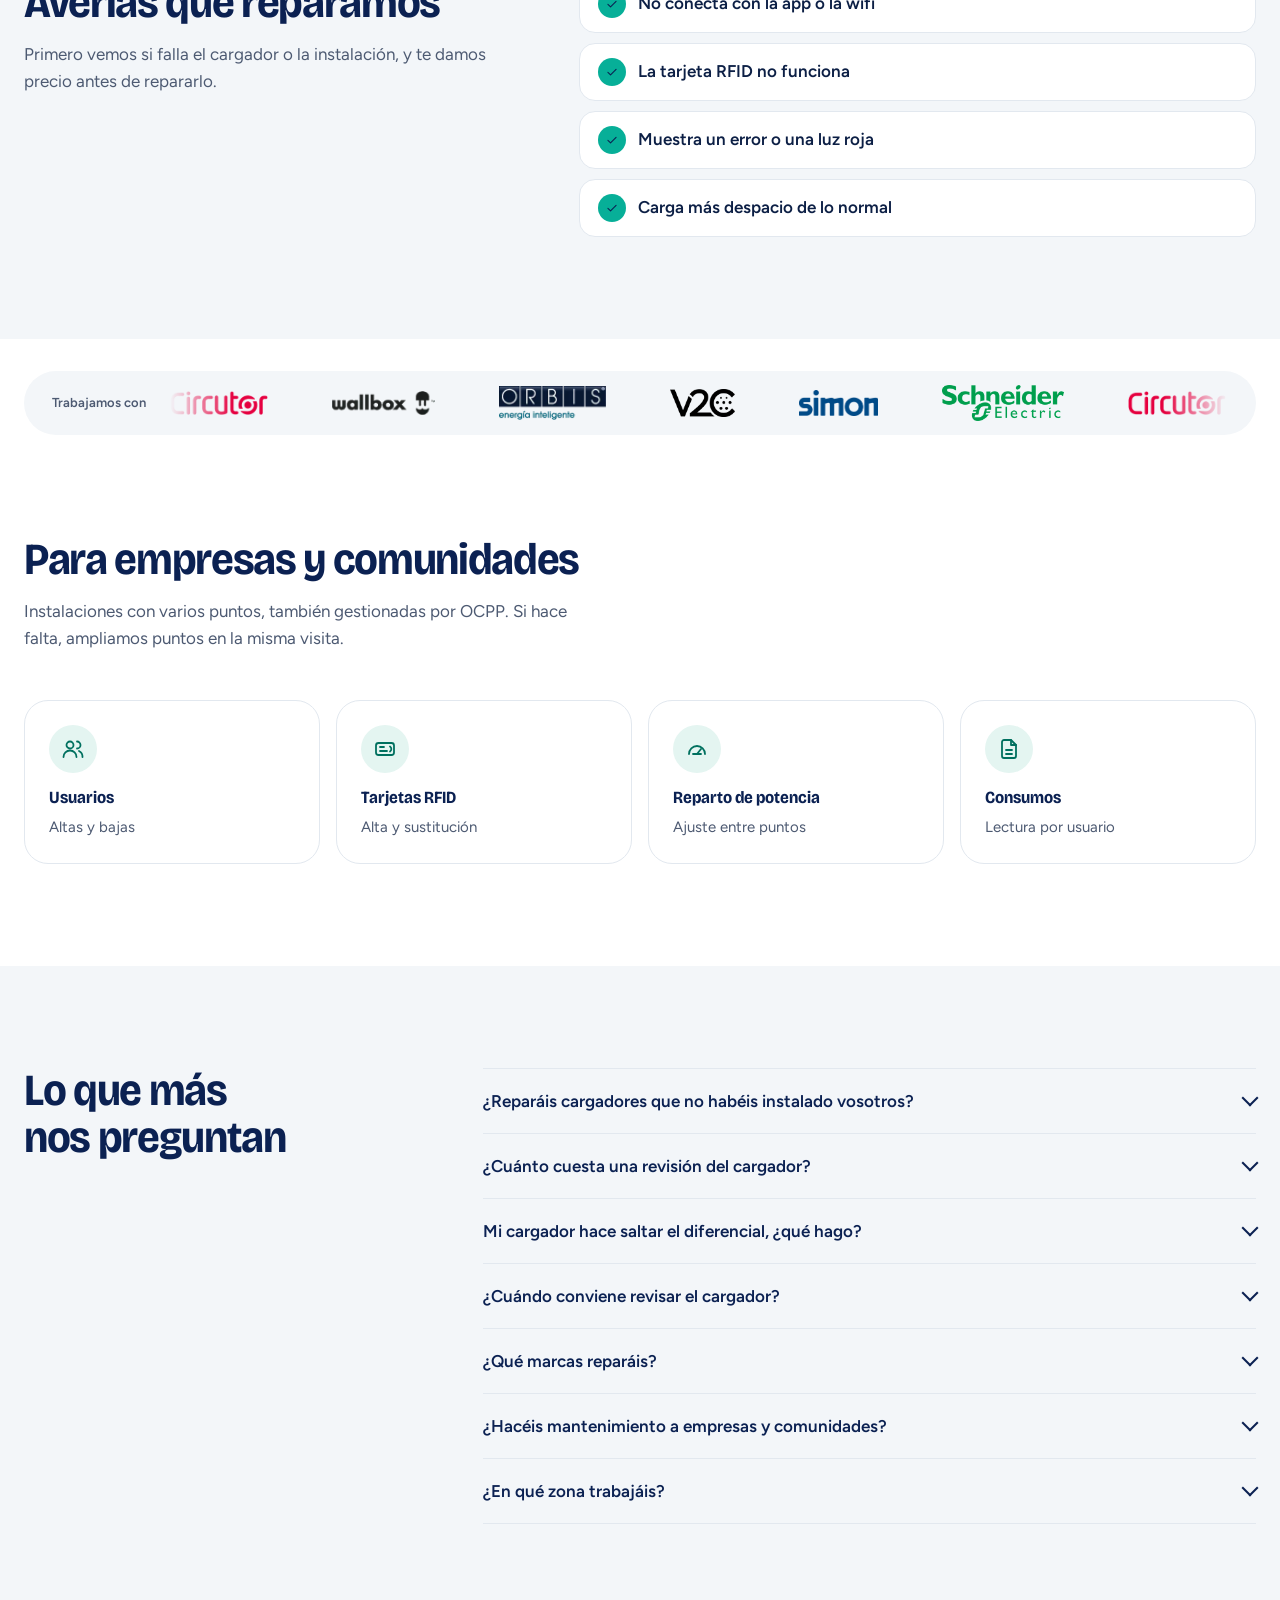
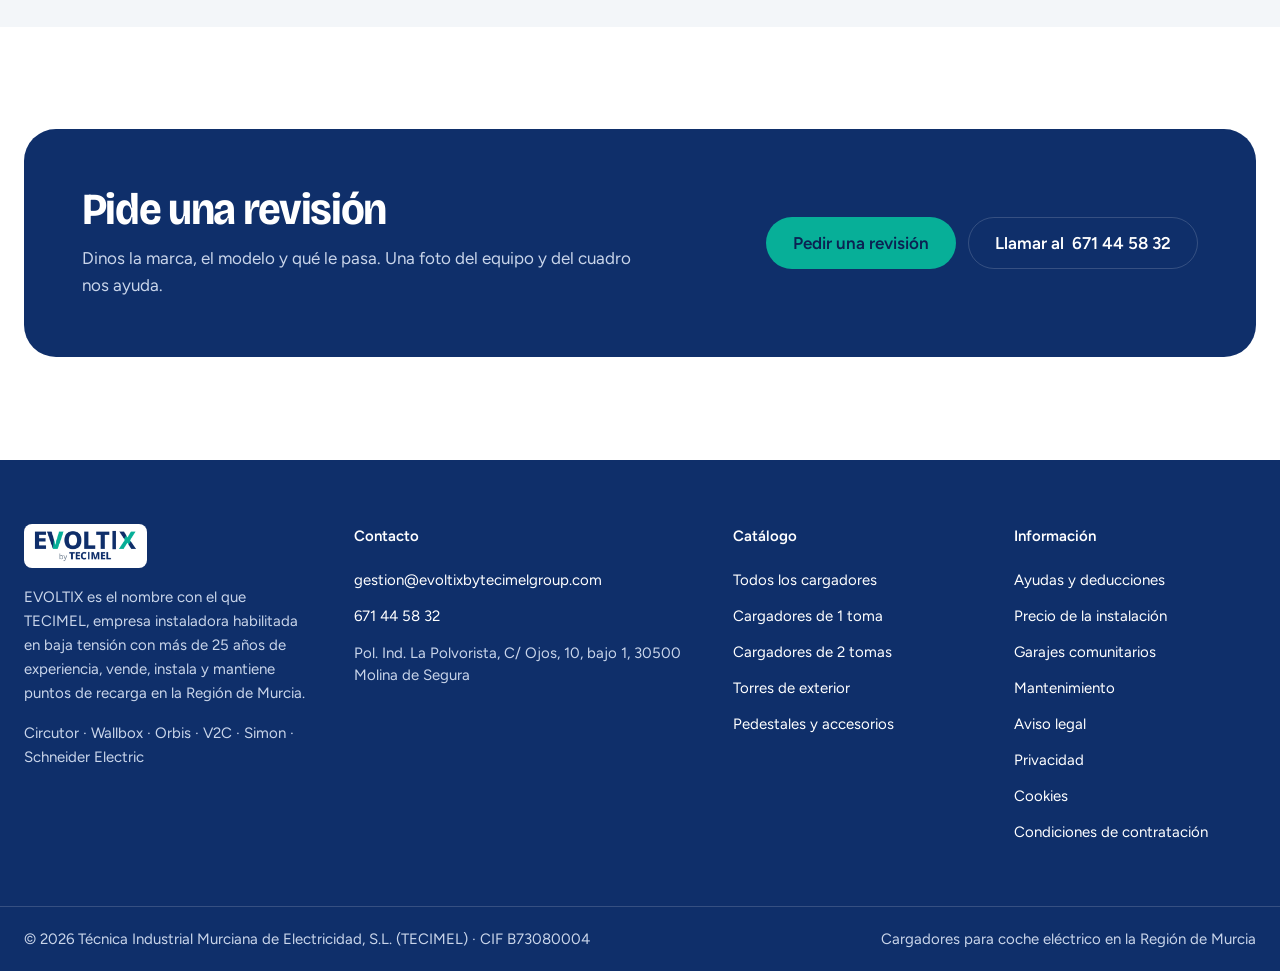
<file: mantenimiento-cargador-coche-electrico.html>
<!doctype html>
<html lang="es">
<head>
<meta charset="utf-8">
<meta name="viewport" content="width=device-width, initial-scale=1, viewport-fit=cover">
<title>Mantenimiento y reparación de cargadores de coche eléctrico en Murcia | EVOLTIX</title>
<meta name="description" content="Revisión, reparación de averías y actualización de cargadores de coche eléctrico de cualquier marca en Molina de Segura y toda la Región de Murcia.">
<link rel="canonical" href="https://evoltixbytecimelgroup.com/mantenimiento-cargador-coche-electrico">
<meta name="theme-color" content="#0F2F6A">
<link rel="icon" href="/favicon.ico" sizes="48x48">
<link rel="icon" type="image/png" sizes="96x96" href="img/favicon-96.png">
<link rel="icon" type="image/png" sizes="192x192" href="img/favicon-192.png">
<link rel="apple-touch-icon" sizes="180x180" href="img/favicon-180.png">
<link rel="stylesheet" href="css/styles.css">
<meta property="og:type" content="website">
<meta property="og:url" content="https://evoltixbytecimelgroup.com/mantenimiento-cargador-coche-electrico">
<meta property="og:title" content="Mantenimiento y reparación de cargadores de coche eléctrico en Murcia | EVOLTIX">
<meta property="og:description" content="Revisión, reparación de averías y actualización de cargadores de coche eléctrico de cualquier marca en Molina de Segura y toda la Región de Murcia.">
<meta property="og:image" content="https://evoltixbytecimelgroup.com/img/obras/obra-2.jpg">
<meta property="og:site_name" content="EVOLTIX by TECIMEL">
<meta property="og:locale" content="es_ES">
<meta name="twitter:card" content="summary_large_image">
<script type="application/ld+json">
{"@context": "https://schema.org", "@type": "Service", "name": "Mantenimiento y reparación de cargadores de coche eléctrico", "serviceType": "Mantenimiento de puntos de recarga de vehículo eléctrico", "url": "https://evoltixbytecimelgroup.com/mantenimiento-cargador-coche-electrico", "description": "Revisión, reparación de averías y actualización de cargadores de coche eléctrico de cualquier marca en Molina de Segura y toda la Región de Murcia.", "areaServed": {"@type": "AdministrativeArea", "name": "Región de Murcia"}, "provider": {"@type": "Electrician", "name": "EVOLTIX by TECIMEL", "url": "https://evoltixbytecimelgroup.com/", "telephone": "+34671445832", "email": "gestion@evoltixbytecimelgroup.com", "address": {"@type": "PostalAddress", "streetAddress": "Pol. Ind. La Polvorista, C/ Ojos, 10, bajo 1", "postalCode": "30500", "addressLocality": "Molina de Segura", "addressRegion": "Región de Murcia", "addressCountry": "ES"}}}
</script>
<script type="application/ld+json">
{"@context": "https://schema.org", "@type": "FAQPage", "mainEntity": [{"@type": "Question", "name": "¿Reparáis cargadores que no habéis instalado vosotros?", "acceptedAnswer": {"@type": "Answer", "text": "Sí. Revisamos y reparamos cargadores de cualquier marca, aunque los haya instalado otra empresa."}}, {"@type": "Question", "name": "¿Cuánto cuesta una revisión del cargador?", "acceptedAnswer": {"@type": "Answer", "text": "Depende del equipo y de lo que haya que hacer. Te damos el precio antes de ir, sin compromiso."}}, {"@type": "Question", "name": "Mi cargador hace saltar el diferencial, ¿qué hago?", "acceptedAnswer": {"@type": "Answer", "text": "Déjalo apagado desde su protección en el cuadro y llámanos. Puede ser el propio cargador, la línea o la protección, y hay que medirlo para saberlo."}}, {"@type": "Question", "name": "¿Cuándo conviene revisar el cargador?", "acceptedAnswer": {"@type": "Answer", "text": "Un cargador de vivienda necesita poco mantenimiento, pero conviene revisarlo si notas cualquier fallo, después de una tormenta o una subida de tensión, o si cambias de coche o de potencia contratada. En garajes comunitarios y empresas con varios puntos, una revisión periódica evita que un punto se quede parado; te la proponemos según el número de puntos y cómo se usan."}}, {"@type": "Question", "name": "¿Qué marcas reparáis?", "acceptedAnswer": {"@type": "Answer", "text": "Circutor, Wallbox, Orbis, V2C, Simon y Schneider Electric, que son las que instalamos, y también cargadores de otras marcas. No hace falta que lo hayamos instalado nosotros."}}, {"@type": "Question", "name": "¿Hacéis mantenimiento a empresas y comunidades?", "acceptedAnswer": {"@type": "Answer", "text": "Sí, en garajes comunitarios y empresas con varios puntos de carga, también los que se gestionan por OCPP."}}, {"@type": "Question", "name": "¿En qué zona trabajáis?", "acceptedAnswer": {"@type": "Answer", "text": "Tenemos la base en Molina de Segura y vamos a cualquier municipio de la Región de Murcia."}}]}
</script>
<script type="application/ld+json">
{"@context": "https://schema.org", "@type": "BreadcrumbList", "itemListElement": [{"@type": "ListItem", "position": 1, "name": "Inicio", "item": "https://evoltixbytecimelgroup.com/"}, {"@type": "ListItem", "position": 2, "name": "Mantenimiento", "item": "https://evoltixbytecimelgroup.com/mantenimiento-cargador-coche-electrico"}]}
</script>
</head>
<body>
<a class="skip" href="#main">Saltar al contenido</a>
<svg width="0" height="0" style="position:absolute" aria-hidden="true" focusable="false"><defs><symbol id="i-chev" viewBox="0 0 24 24"><g fill="none" stroke="currentColor" stroke-width="1.8" stroke-linecap="round" stroke-linejoin="round"><path d="m6 9 6 6 6-6"/></g></symbol><symbol id="i-arrow" viewBox="0 0 24 24"><g fill="none" stroke="currentColor" stroke-width="1.8" stroke-linecap="round" stroke-linejoin="round"><path d="M5 12h14M13 6l6 6-6 6"/></g></symbol><symbol id="i-check" viewBox="0 0 24 24"><g fill="none" stroke="currentColor" stroke-width="1.8" stroke-linecap="round" stroke-linejoin="round"><path d="M5 12.5l4.5 4.5L19 7.5"/></g></symbol><symbol id="i-tel" viewBox="0 0 24 24"><g fill="none" stroke="currentColor" stroke-width="1.8" stroke-linecap="round" stroke-linejoin="round"><path d="M22 16.9v3a2 2 0 0 1-2.2 2 19.8 19.8 0 0 1-8.6-3.1 19.5 19.5 0 0 1-6-6A19.8 19.8 0 0 1 2.1 4.2 2 2 0 0 1 4.1 2h3a2 2 0 0 1 2 1.7c.1.9.4 1.8.7 2.7a2 2 0 0 1-.5 2.1L8 9.8a16 16 0 0 0 6 6l1.3-1.3a2 2 0 0 1 2.1-.4c.9.3 1.8.6 2.7.7a2 2 0 0 1 1.7 2z"/></g></symbol><symbol id="i-search" viewBox="0 0 24 24"><g fill="none" stroke="currentColor" stroke-width="1.8" stroke-linecap="round" stroke-linejoin="round"><circle cx="11" cy="11" r="6.5"/><path d="m20 20-4.2-4.2"/></g></symbol><symbol id="i-doc" viewBox="0 0 24 24"><g fill="none" stroke="currentColor" stroke-width="1.8" stroke-linecap="round" stroke-linejoin="round"><path d="M14 3H7a2 2 0 0 0-2 2v14a2 2 0 0 0 2 2h10a2 2 0 0 0 2-2V8z"/><path d="M14 3v5h5M9 13h6M9 17h6"/></g></symbol><symbol id="i-bolt" viewBox="0 0 24 24"><g fill="none" stroke="currentColor" stroke-width="1.8" stroke-linecap="round" stroke-linejoin="round"><path d="M13 3 6 14h6l-1 7 7-11h-6z"/></g></symbol><symbol id="i-shield" viewBox="0 0 24 24"><g fill="none" stroke="currentColor" stroke-width="1.8" stroke-linecap="round" stroke-linejoin="round"><path d="M12 3 20 6v6c0 5-3.5 8-8 9-4.5-1-8-4-8-9V6z"/><path d="m9 12 2 2 4-4"/></g></symbol><symbol id="i-car" viewBox="0 0 24 24"><g fill="none" stroke="currentColor" stroke-width="1.8" stroke-linecap="round" stroke-linejoin="round"><path d="M4 16v-3l2-5h12l2 5v3M3 16h18v2.5H3zM7 18.5V20M17 18.5V20M7.5 13h.01M16.5 13h.01"/></g></symbol><symbol id="i-card" viewBox="0 0 24 24"><g fill="none" stroke="currentColor" stroke-width="1.8" stroke-linecap="round" stroke-linejoin="round"><rect x="3" y="6" width="18" height="12" rx="2.5"/><path d="M7 10h4M7 14h7"/><path d="M17 9.5a3 3 0 0 1 0 5"/></g></symbol><symbol id="i-gauge" viewBox="0 0 24 24"><g fill="none" stroke="currentColor" stroke-width="1.8" stroke-linecap="round" stroke-linejoin="round"><path d="M4 17a8 8 0 1 1 16 0"/><path d="m12 17 4-5"/><path d="M8 17h8"/></g></symbol><symbol id="i-signal" viewBox="0 0 24 24"><g fill="none" stroke="currentColor" stroke-width="1.8" stroke-linecap="round" stroke-linejoin="round"><path d="M5 12a10 10 0 0 1 14 0M8 15a5.5 5.5 0 0 1 8 0"/><circle cx="12" cy="18.5" r="1.3"/></g></symbol><symbol id="i-sun" viewBox="0 0 24 24"><g fill="none" stroke="currentColor" stroke-width="1.8" stroke-linecap="round" stroke-linejoin="round"><circle cx="12" cy="12" r="4"/><path d="M12 2.5v2M12 19.5v2M2.5 12h2M19.5 12h2M5.3 5.3l1.4 1.4M17.3 17.3l1.4 1.4M5.3 18.7l1.4-1.4M17.3 6.7l1.4-1.4"/></g></symbol><symbol id="i-wrench" viewBox="0 0 24 24"><g fill="none" stroke="currentColor" stroke-width="1.8" stroke-linecap="round" stroke-linejoin="round"><path d="M14.5 6.5a4 4 0 0 0 5 5L12 19a2.1 2.1 0 0 1-3-3z"/><path d="M14.5 6.5 17 4l3 3-2.5 2.5"/></g></symbol><symbol id="i-plug" viewBox="0 0 24 24"><g fill="none" stroke="currentColor" stroke-width="1.8" stroke-linecap="round" stroke-linejoin="round"><path d="M9 2v5M15 2v5M6 7h12v4a6 6 0 0 1-12 0zM12 17v5"/></g></symbol><symbol id="i-pin" viewBox="0 0 24 24"><g fill="none" stroke="currentColor" stroke-width="1.8" stroke-linecap="round" stroke-linejoin="round"><path d="M12 21s-7-6.2-7-11.5a7 7 0 0 1 14 0C19 14.8 12 21 12 21z"/><circle cx="12" cy="9.5" r="2.5"/></g></symbol><symbol id="i-euro" viewBox="0 0 24 24"><g fill="none" stroke="currentColor" stroke-width="1.8" stroke-linecap="round" stroke-linejoin="round"><path d="M17 6.5A7 7 0 1 0 17 17.5M4 10h9M4 14h9"/></g></symbol><symbol id="i-key" viewBox="0 0 24 24"><g fill="none" stroke="currentColor" stroke-width="1.8" stroke-linecap="round" stroke-linejoin="round"><circle cx="8" cy="15" r="4"/><path d="m11 12 9-9M16 7l3 3"/></g></symbol><symbol id="i-people" viewBox="0 0 24 24"><g fill="none" stroke="currentColor" stroke-width="1.8" stroke-linecap="round" stroke-linejoin="round"><circle cx="9" cy="8" r="3.5"/><path d="M2.5 20a6.5 6.5 0 0 1 13 0M16 4.5a3.5 3.5 0 0 1 0 7M18 14a6.5 6.5 0 0 1 3.5 6"/></g></symbol><symbol id="i-home" viewBox="0 0 24 24"><g fill="none" stroke="currentColor" stroke-width="1.8" stroke-linecap="round" stroke-linejoin="round"><path d="M3 11 12 4l9 7v9a1 1 0 0 1-1 1h-5v-6H9v6H4a1 1 0 0 1-1-1z"/></g></symbol><symbol id="i-clock" viewBox="0 0 24 24"><g fill="none" stroke="currentColor" stroke-width="1.8" stroke-linecap="round" stroke-linejoin="round"><circle cx="12" cy="12" r="8.5"/><path d="M12 7.5V12l3 2"/></g></symbol><symbol id="i-cable" viewBox="0 0 24 24"><g fill="none" stroke="currentColor" stroke-width="1.8" stroke-linecap="round" stroke-linejoin="round"><path d="M7 3v4M11 3v4M5 7h8v3a4 4 0 0 1-8 0zM9 14v2a4 4 0 0 0 8 0V8a3 3 0 0 1 6 0"/></g></symbol><symbol id="i-refresh" viewBox="0 0 24 24"><g fill="none" stroke="currentColor" stroke-width="1.8" stroke-linecap="round" stroke-linejoin="round"><path d="M20 11A8 8 0 0 0 5.7 6.3L4 8M4 4v4h4M4 13a8 8 0 0 0 14.3 4.7L20 16M20 20v-4h-4"/></g></symbol><symbol id="i-alert" viewBox="0 0 24 24"><g fill="none" stroke="currentColor" stroke-width="1.8" stroke-linecap="round" stroke-linejoin="round"><path d="M12 3 2 20h20z"/><path d="M12 10v4M12 17h.01"/></g></symbol></defs></svg>
<header class="mainbar" id="mainbar"><div class="wrap">
  <a class="logo" href="index.html" aria-label="EVOLTIX by TECIMEL, inicio"><img src="img/logo.png" alt="EVOLTIX by TECIMEL" width="116" height="36"></a>
  <nav class="nav" aria-label="Principal">
    <div class="dd">
      <button type="button" aria-expanded="false" aria-controls="dd-cg">Cargadores <svg width="12" height="12" aria-hidden="true"><use href="#i-chev"/></svg></button>
      <div class="dd-menu" id="dd-cg">
        <a href="catalogo.html"><b>Todo el catálogo</b><span>6 marcas, con precio</span></a>
        <a href="catalogo.html#uso-1"><b>Cargadores de 1 toma</b><span>Un coche</span></a>
        <a href="catalogo.html#uso-2"><b>Cargadores de 2 tomas</b><span>Dos coches a la vez</span></a>
        <a href="catalogo.html#uso-exterior"><b>Torres de exterior</b><span>Aparcamientos al aire libre</span></a>
        <a href="catalogo.html#uso-accesorio"><b>Pedestales y accesorios</b><span>Pedestales y tarjetas RFID</span></a>
      </div>
    </div>
    <a href="garaje-comunitario.html">Garaje comunitario</a>
    <a href="index.html#empresas">Empresas</a>
    <a href="mantenimiento-cargador-coche-electrico.html" aria-current="page">Mantenimiento</a>
    <div class="dd">
      <button type="button" aria-expanded="false" aria-controls="dd-pa">Precios y ayudas <svg width="12" height="12" aria-hidden="true"><use href="#i-chev"/></svg></button>
      <div class="dd-menu" id="dd-pa">
        <a href="precio-instalacion-cargador.html"><b>Precio de la instalación</b><span>Qué incluye y de qué depende</span></a>
        <a href="ayudas.html"><b>Ayudas y deducciones</b><span>Hasta 4.000 € en la renta</span></a>
      </div>
    </div>
  </nav>
  <div class="head-cta">
    <a class="head-tel" data-tel-wrap href="tel:+34671445832" aria-label="Llamar al 671 44 58 32"><span class="ic"><svg width="18" height="18" aria-hidden="true"><use href="#i-tel"/></svg></span><span data-tel>671 44 58 32</span></a>
    <a class="btn btn-primary btn-sm cta-long" href="index.html#contacto">Pedir presupuesto</a>
    <a class="btn btn-primary btn-sm cta-short" href="index.html#contacto">Presupuesto</a>
    <button class="menu-btn" type="button" aria-controls="mnav" aria-expanded="false" aria-label="Abrir menú"><svg width="22" height="22" viewBox="0 0 24 24" fill="none" stroke="currentColor" stroke-width="2" stroke-linecap="round" aria-hidden="true"><path d="M4 8h16M4 16h16"/></svg></button>
  </div>
</div></header>
<div class="mnav" id="mnav" role="dialog" aria-modal="true" aria-label="Menú">
  <div class="mnav-top"><img src="img/logo.png" alt="EVOLTIX by TECIMEL" width="103" height="32"><button class="menu-btn" type="button" data-close style="display:grid" aria-label="Cerrar menú"><svg width="22" height="22" viewBox="0 0 24 24" fill="none" stroke="currentColor" stroke-width="2" stroke-linecap="round" aria-hidden="true"><path d="M6 6l12 12M18 6 6 18"/></svg></button></div>
  <div class="mnav-body">
    <a href="index.html">Inicio</a>
    <div class="grp">Cargadores</div>
    <a href="catalogo.html">Todo el catálogo</a><a href="catalogo.html#uso-1">Cargadores de 1 toma</a><a href="catalogo.html#uso-2">Cargadores de 2 tomas</a><a href="catalogo.html#uso-exterior">Torres de exterior</a><a href="catalogo.html#uso-accesorio">Pedestales y accesorios</a>
    <div class="grp">Servicios</div>
    <a href="garaje-comunitario.html">Garaje comunitario</a><a href="index.html#empresas">Empresas y flotas</a><a href="mantenimiento-cargador-coche-electrico.html">Mantenimiento y reparación</a>
    <div class="grp">Precios y ayudas</div>
    <a href="precio-instalacion-cargador.html">Precio de la instalación</a><a href="ayudas.html">Ayudas y deducciones</a>
  </div>
  <div class="mnav-foot"><a class="btn btn-primary btn-lg" href="index.html#contacto">Pedir presupuesto</a><a class="btn btn-secondary btn-lg" data-tel-wrap href="tel:+34671445832">Llamar al <span data-tel>671 44 58 32</span></a></div>
</div>

<main id="main" tabindex="-1">
<section class="page-hero"><div class="wrap"><div class="phc">
  <div class="ph-copy" data-enter><nav class="crumbs" aria-label="Estás en"><a href="index.html">Inicio</a> / <span aria-current="page">Mantenimiento</span></nav>
  <span class="eyebrow">Mantenimiento · Región de Murcia</span>
  <h1>Mantenimiento y reparación de tu cargador</h1>
  <p class="lead">De cualquier marca, aunque no lo hayamos instalado nosotros. En toda la Región de Murcia.</p>
  <div class="actions"><a class="btn btn-primary btn-lg" href="index.html#mantenimiento">Pedir una revisión</a><a class="btn btn-secondary btn-lg" data-tel-wrap href="tel:+34671445832">Llamar al <span data-tel>671 44 58 32</span></a></div>
  </div>
  <ul class="ph-card" aria-label="Qué hacemos"><li><span class="ic" aria-hidden="true"><svg width="24" height="24"><use href="#i-search"/></svg></span><b>Revisión</b><span>Protecciones, conexiones y conector</span></li><li><span class="ic" aria-hidden="true"><svg width="24" height="24"><use href="#i-wrench"/></svg></span><b>Reparación</b><span>Del equipo o de la instalación</span></li><li><span class="ic" aria-hidden="true"><svg width="24" height="24"><use href="#i-refresh"/></svg></span><b>Actualización</b><span>Software, app y configuración</span></li></ul>
</div></div></section>

<section class="section"><div class="wrap">
  <div class="sec-head"><h2>Qué revisamos</h2><p class="lead">Todo lo que hace que tu cargador funcione seguro.</p></div>
  <ul class="tiles c3"><li><span class="ic" aria-hidden="true"><svg width="24" height="24"><use href="#i-shield"/></svg></span><b>Protecciones</b><span>Diferencial y magnetotérmico</span></li><li><span class="ic" aria-hidden="true"><svg width="24" height="24"><use href="#i-plug"/></svg></span><b>Conexiones</b><span>Bornes del cuadro y del cargador</span></li><li><span class="ic" aria-hidden="true"><svg width="24" height="24"><use href="#i-cable"/></svg></span><b>Cable y conector</b><span>Manguera, contactos y tapa</span></li><li><span class="ic" aria-hidden="true"><svg width="24" height="24"><use href="#i-refresh"/></svg></span><b>Software</b><span>Última versión del fabricante</span></li><li><span class="ic" aria-hidden="true"><svg width="24" height="24"><use href="#i-gauge"/></svg></span><b>Configuración</b><span>App, horarios y potencia</span></li><li><span class="ic" aria-hidden="true"><svg width="24" height="24"><use href="#i-check"/></svg></span><b>Prueba final</b><span>Funcionamiento al terminar</span></li></ul>
</div></section>

<section class="section tint"><div class="wrap split2">
  <div class="sec-head"><h2>Averías que reparamos</h2><p class="lead">Primero vemos si falla el cargador o la instalación, y te damos precio antes de repararlo.</p></div>
  <ul class="chk"><li><span class="ck" aria-hidden="true"><svg width="14" height="14"><use href="#i-check"/></svg></span><span>No carga o se queda en espera</span></li><li><span class="ck" aria-hidden="true"><svg width="14" height="14"><use href="#i-check"/></svg></span><span>Salta el diferencial al cargar</span></li><li><span class="ck" aria-hidden="true"><svg width="14" height="14"><use href="#i-check"/></svg></span><span>No conecta con la app o la wifi</span></li><li><span class="ck" aria-hidden="true"><svg width="14" height="14"><use href="#i-check"/></svg></span><span>La tarjeta RFID no funciona</span></li><li><span class="ck" aria-hidden="true"><svg width="14" height="14"><use href="#i-check"/></svg></span><span>Muestra un error o una luz roja</span></li><li><span class="ck" aria-hidden="true"><svg width="14" height="14"><use href="#i-check"/></svg></span><span>Carga más despacio de lo normal</span></li></ul>
</div></section>

<section class="mq-wrap" aria-label="Marcas que revisamos"><div class="wrap"><div class="mq-strip">
  <p class="mq-t">Trabajamos con</p>
  <div class="mq"><ul class="mq-track" data-brands><li><img src="img/marcas/circutor-logo.png" alt="Circutor" width="452" height="111" loading="lazy"></li><li><img src="img/marcas/wallbox-logo.png" alt="Wallbox" width="223" height="52" class="wallbox" loading="lazy"></li><li><img src="img/marcas/orbis-logo.png" alt="Orbis" width="222" height="70" class="orbis" loading="lazy"></li><li><img src="img/marcas/v2c-logo.png" alt="V2C" width="400" height="173" loading="lazy"></li></ul></div>
</div></div></section>

<section class="section"><div class="wrap">
  <div class="sec-head"><h2>Para empresas y comunidades</h2><p class="lead">Instalaciones con varios puntos, también gestionadas por OCPP. Si hace falta, ampliamos puntos en la misma visita.</p></div>
  <ul class="tiles"><li><span class="ic" aria-hidden="true"><svg width="24" height="24"><use href="#i-people"/></svg></span><b>Usuarios</b><span>Altas y bajas</span></li><li><span class="ic" aria-hidden="true"><svg width="24" height="24"><use href="#i-card"/></svg></span><b>Tarjetas RFID</b><span>Alta y sustitución</span></li><li><span class="ic" aria-hidden="true"><svg width="24" height="24"><use href="#i-gauge"/></svg></span><b>Reparto de potencia</b><span>Ajuste entre puntos</span></li><li><span class="ic" aria-hidden="true"><svg width="24" height="24"><use href="#i-doc"/></svg></span><b>Consumos</b><span>Lectura por usuario</span></li></ul>
</div></section>

<section class="section tint" id="preguntas"><div class="wrap faq-wrap">
  <div class="sec-head"><h2>Lo que más nos preguntan</h2></div>
  <div class="faq-list"><details><summary>¿Reparáis cargadores que no habéis instalado vosotros?</summary><div class="faq-a"><p>Sí. Revisamos y reparamos cargadores de cualquier marca, aunque los haya instalado otra empresa.</p></div></details><details><summary>¿Cuánto cuesta una revisión del cargador?</summary><div class="faq-a"><p>Depende del equipo y de lo que haya que hacer. Te damos el precio antes de ir, sin compromiso.</p></div></details><details><summary>Mi cargador hace saltar el diferencial, ¿qué hago?</summary><div class="faq-a"><p>Déjalo apagado desde su protección en el cuadro y llámanos. Puede ser el propio cargador, la línea o la protección, y hay que medirlo para saberlo.</p></div></details><details><summary>¿Cuándo conviene revisar el cargador?</summary><div class="faq-a"><p>Un cargador de vivienda necesita poco mantenimiento, pero conviene revisarlo si notas cualquier fallo, después de una tormenta o una subida de tensión, o si cambias de coche o de potencia contratada. En garajes comunitarios y empresas con varios puntos, una revisión periódica evita que un punto se quede parado; te la proponemos según el número de puntos y cómo se usan.</p></div></details><details><summary>¿Qué marcas reparáis?</summary><div class="faq-a"><p>Circutor, Wallbox, Orbis, V2C, Simon y Schneider Electric, que son las que instalamos, y también cargadores de otras marcas. No hace falta que lo hayamos instalado nosotros.</p></div></details><details><summary>¿Hacéis mantenimiento a empresas y comunidades?</summary><div class="faq-a"><p>Sí, en garajes comunitarios y empresas con varios puntos de carga, también los que se gestionan por OCPP.</p></div></details><details><summary>¿En qué zona trabajáis?</summary><div class="faq-a"><p>Tenemos la base en Molina de Segura y vamos a cualquier municipio de la Región de Murcia.</p></div></details></div>
</div></section>

<section class="section"><div class="wrap"><div class="band band-card cta-end"><div class="sh"><h2>Pide una revisión</h2><p class="lead">Dinos la marca, el modelo y qué le pasa. Una foto del equipo y del cuadro nos ayuda.</p></div><div class="actions"><a class="btn btn-primary btn-lg" href="index.html#mantenimiento">Pedir una revisión</a><a class="btn btn-secondary btn-lg" data-tel-wrap href="tel:+34671445832">Llamar al <span data-tel>671 44 58 32</span></a></div></div></div></section>
</main>
<nav class="mbar" aria-label="Contacto rápido"><a class="btn btn-secondary" data-tel-wrap href="tel:+34671445832"><svg width="16" height="16" aria-hidden="true"><use href="#i-tel"/></svg>Llamar</a><a class="btn btn-primary" href="index.html#contacto">Pedir presupuesto</a></nav>
<footer class="footer">
  <div class="wrap">
    <div>
      <span class="logo-w"><img src="img/logo.png" alt="EVOLTIX by TECIMEL" width="110" height="34" loading="lazy"></span>
      <p>EVOLTIX es el nombre con el que TECIMEL, empresa instaladora habilitada en baja tensión con más de 25 años de experiencia, vende, instala y mantiene puntos de recarga en la Región de Murcia.</p>
      <p class="ft-brands">Circutor · Wallbox · Orbis · V2C · Simon · Schneider Electric</p>
    </div>
    <div><b>Contacto</b><ul><li><a data-email href="mailto:gestion@evoltixbytecimelgroup.com">gestion@evoltixbytecimelgroup.com</a></li><li data-tel-wrap><a class="ft-tel" data-tel href="tel:+34671445832">671 44 58 32</a></li><li class="addr">Pol. Ind. La Polvorista, C/ Ojos, 10, bajo 1, 30500 Molina de Segura</li></ul></div>
    <div><b>Catálogo</b><ul><li><a href="catalogo.html">Todos los cargadores</a></li><li><a href="catalogo.html#uso-1">Cargadores de 1 toma</a></li><li><a href="catalogo.html#uso-2">Cargadores de 2 tomas</a></li><li><a href="catalogo.html#uso-exterior">Torres de exterior</a></li><li><a href="catalogo.html#uso-accesorio">Pedestales y accesorios</a></li></ul></div>
    <div><b>Información</b><ul><li><a href="ayudas.html">Ayudas y deducciones</a></li><li><a href="precio-instalacion-cargador.html">Precio de la instalación</a></li><li><a href="garaje-comunitario.html">Garajes comunitarios</a></li><li><a href="mantenimiento-cargador-coche-electrico.html">Mantenimiento</a></li><li><a href="aviso-legal.html">Aviso legal</a></li><li><a href="privacidad.html">Privacidad</a></li><li><a href="cookies.html">Cookies</a></li><li><a href="condiciones.html">Condiciones de contratación</a></li></ul></div>
  </div>
  <div class="bottom"><div class="wrap"><span>© <span data-year>2026</span> Técnica Industrial Murciana de Electricidad, S.L. (TECIMEL) · CIF B73080004</span><span>Cargadores para coche eléctrico en la Región de Murcia</span></div></div>
</footer>
<script src="js/config.js"></script>
<script src="js/catalogo-data.js"></script>
<script src="js/main.js"></script>
<script src="js/home.js"></script>
</body>
</html>
</file>
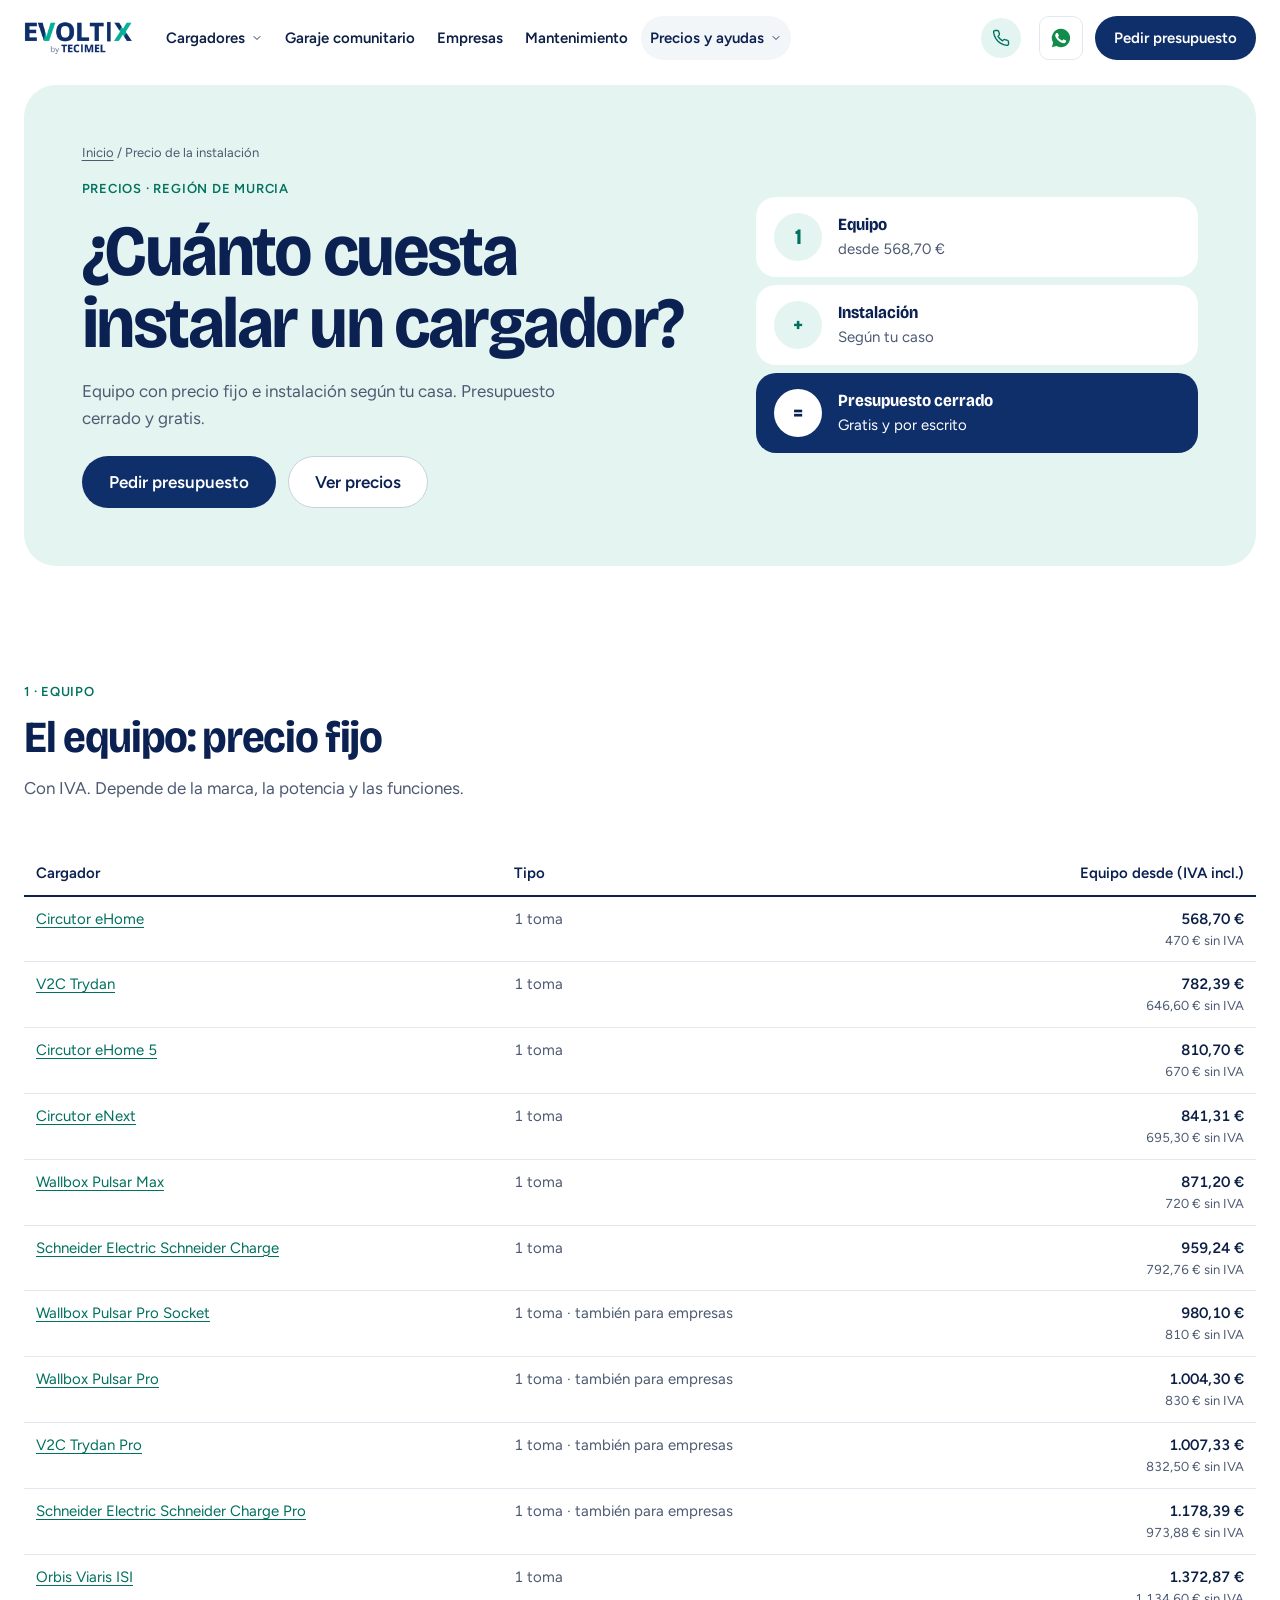
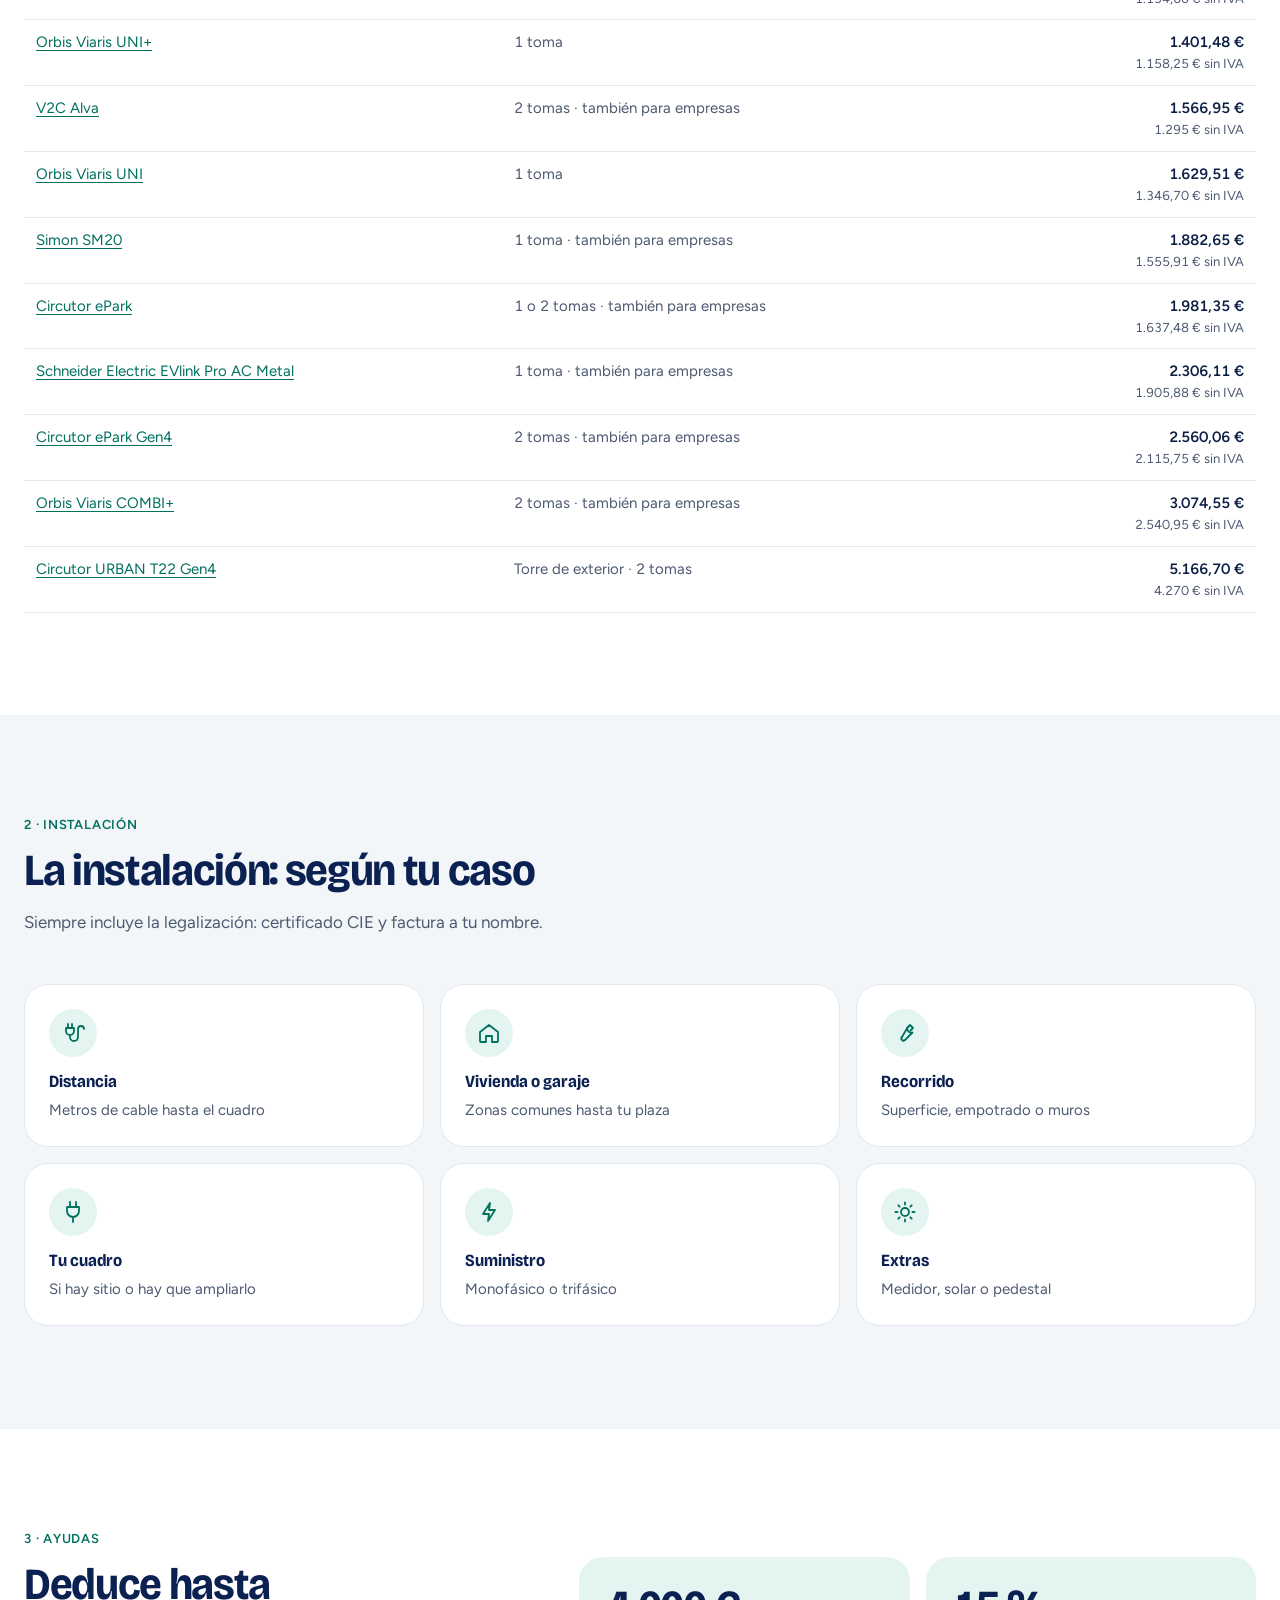
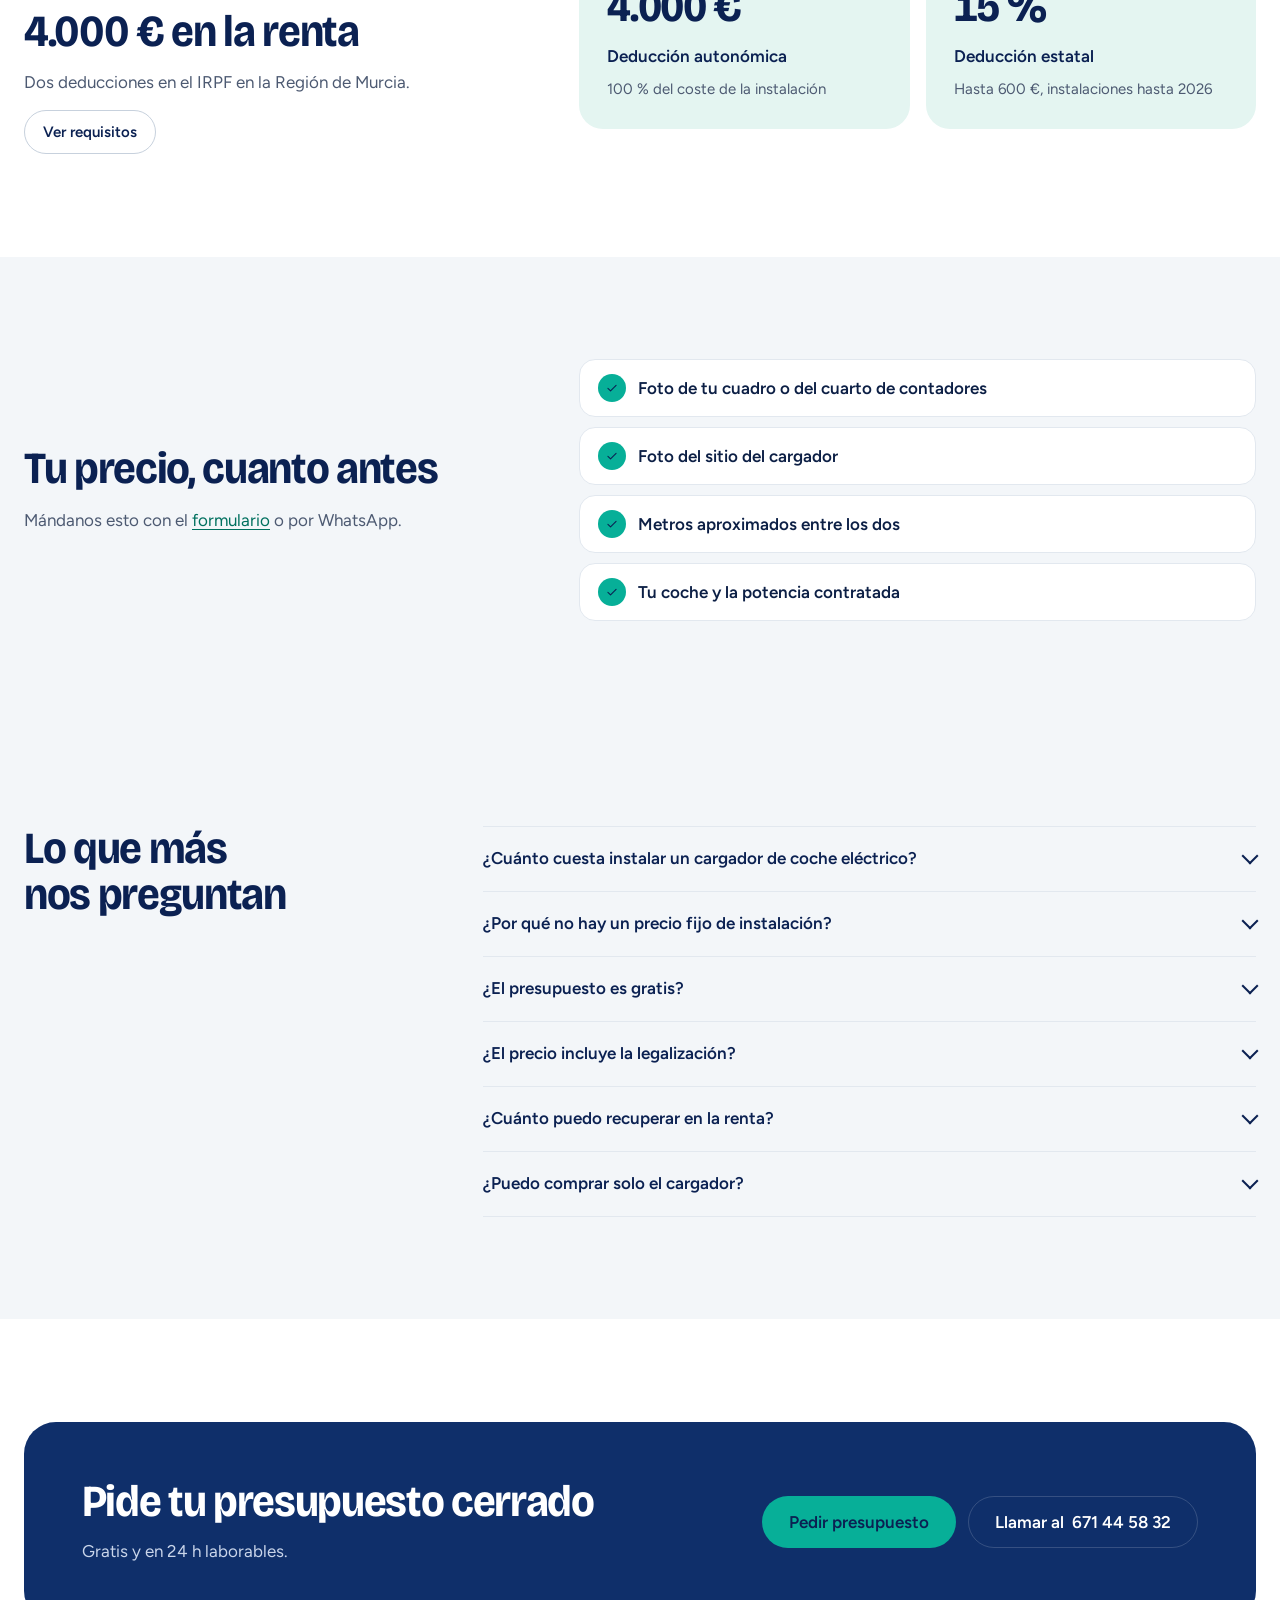
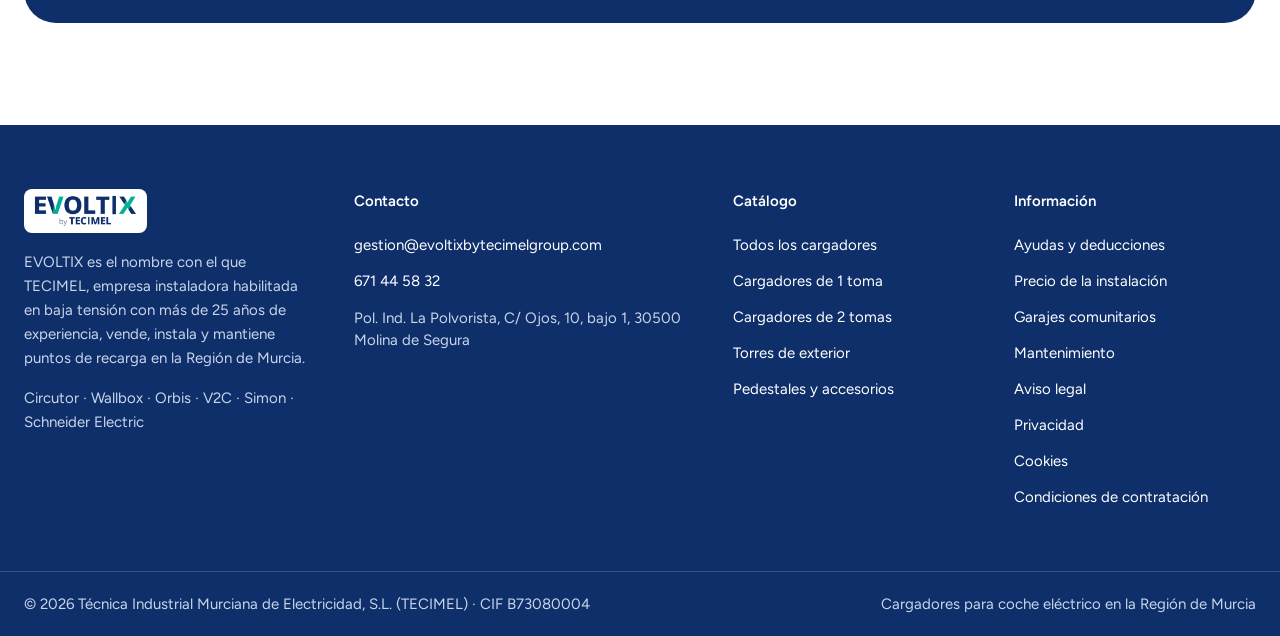
<file: precio-instalacion-cargador.html>
<!doctype html>
<html lang="es">
<head>
<meta charset="utf-8">
<meta name="viewport" content="width=device-width, initial-scale=1, viewport-fit=cover">
<title>¿Cuánto cuesta instalar un cargador de coche eléctrico en Murcia? | EVOLTIX</title>
<meta name="description" content="Precio del equipo y de qué depende la instalación de un cargador de coche eléctrico en Murcia. Presupuesto cerrado gratis y deducción de hasta 4.000 €.">
<link rel="canonical" href="https://evoltixbytecimelgroup.com/precio-instalacion-cargador">
<meta name="theme-color" content="#0F2F6A">
<link rel="icon" href="/favicon.ico" sizes="48x48">
<link rel="icon" type="image/png" sizes="96x96" href="img/favicon-96.png">
<link rel="icon" type="image/png" sizes="192x192" href="img/favicon-192.png">
<link rel="apple-touch-icon" sizes="180x180" href="img/favicon-180.png">
<link rel="stylesheet" href="css/styles.css">
<meta property="og:type" content="website">
<meta property="og:url" content="https://evoltixbytecimelgroup.com/precio-instalacion-cargador">
<meta property="og:title" content="¿Cuánto cuesta instalar un cargador de coche eléctrico en Murcia? | EVOLTIX">
<meta property="og:description" content="Precio del equipo y de qué depende la instalación de un cargador de coche eléctrico en Murcia. Presupuesto cerrado gratis y deducción de hasta 4.000 €.">
<meta property="og:image" content="https://evoltixbytecimelgroup.com/img/obras/obra-2.jpg">
<meta property="og:site_name" content="EVOLTIX by TECIMEL">
<meta property="og:locale" content="es_ES">
<meta name="twitter:card" content="summary_large_image">
<script type="application/ld+json">
{"@context": "https://schema.org", "@type": "FAQPage", "mainEntity": [{"@type": "Question", "name": "¿Cuánto cuesta instalar un cargador de coche eléctrico?", "acceptedAnswer": {"@type": "Answer", "text": "El precio total es el del equipo más el de la instalación. El equipo tiene precio en el catálogo. La instalación depende sobre todo de la distancia entre el cuadro o el contador y el cargador, de si hay que pasar por zonas comunes, del estado de tu cuadro eléctrico y de si tu red es monofásica o trifásica. Te damos un presupuesto cerrado, gratis y por escrito."}}, {"@type": "Question", "name": "¿Por qué no hay un precio fijo de instalación?", "acceptedAnswer": {"@type": "Answer", "text": "Porque no hay dos instalaciones iguales: no cuesta lo mismo un cargador junto al cuadro de un chalet que una línea de 40 metros por un garaje comunitario. Preferimos darte un precio cerrado para tu caso que un precio orientativo que luego cambie."}}, {"@type": "Question", "name": "¿El presupuesto es gratis?", "acceptedAnswer": {"@type": "Answer", "text": "Sí, y sin compromiso. Te lo damos por escrito, con el equipo y la instalación detallados, y el precio no cambia una vez aceptado salvo que tú pidas cambios."}}, {"@type": "Question", "name": "¿El precio incluye la legalización?", "acceptedAnswer": {"@type": "Answer", "text": "Sí. Te entregamos el certificado de instalación eléctrica (CIE) registrado en Industria, la factura a tu nombre y la ficha técnica del cargador."}}, {"@type": "Question", "name": "¿Cuánto puedo recuperar en la renta?", "acceptedAnswer": {"@type": "Answer", "text": "En la Región de Murcia, el 100 % del coste de la instalación hasta 4.000 € con la deducción autonómica, y un 15 % hasta 600 € con la estatal, para instalaciones terminadas hasta el 31 de diciembre de 2026. Tienen requisitos: consulta ayudas y deducciones y tu caso con tu asesor fiscal."}}, {"@type": "Question", "name": "¿Puedo comprar solo el cargador?", "acceptedAnswer": {"@type": "Answer", "text": "Sí. Elige «Solo el equipo» en el formulario y te preparamos el presupuesto. Consulta las condiciones de contratación."}}]}
</script>
</head>
<body>
<a class="skip" href="#main">Saltar al contenido</a>
<svg width="0" height="0" style="position:absolute" aria-hidden="true" focusable="false"><defs><symbol id="i-chev" viewBox="0 0 24 24"><g fill="none" stroke="currentColor" stroke-width="1.8" stroke-linecap="round" stroke-linejoin="round"><path d="m6 9 6 6 6-6"/></g></symbol><symbol id="i-arrow" viewBox="0 0 24 24"><g fill="none" stroke="currentColor" stroke-width="1.8" stroke-linecap="round" stroke-linejoin="round"><path d="M5 12h14M13 6l6 6-6 6"/></g></symbol><symbol id="i-check" viewBox="0 0 24 24"><g fill="none" stroke="currentColor" stroke-width="1.8" stroke-linecap="round" stroke-linejoin="round"><path d="M5 12.5l4.5 4.5L19 7.5"/></g></symbol><symbol id="i-tel" viewBox="0 0 24 24"><g fill="none" stroke="currentColor" stroke-width="1.8" stroke-linecap="round" stroke-linejoin="round"><path d="M22 16.9v3a2 2 0 0 1-2.2 2 19.8 19.8 0 0 1-8.6-3.1 19.5 19.5 0 0 1-6-6A19.8 19.8 0 0 1 2.1 4.2 2 2 0 0 1 4.1 2h3a2 2 0 0 1 2 1.7c.1.9.4 1.8.7 2.7a2 2 0 0 1-.5 2.1L8 9.8a16 16 0 0 0 6 6l1.3-1.3a2 2 0 0 1 2.1-.4c.9.3 1.8.6 2.7.7a2 2 0 0 1 1.7 2z"/></g></symbol><symbol id="i-search" viewBox="0 0 24 24"><g fill="none" stroke="currentColor" stroke-width="1.8" stroke-linecap="round" stroke-linejoin="round"><circle cx="11" cy="11" r="6.5"/><path d="m20 20-4.2-4.2"/></g></symbol><symbol id="i-doc" viewBox="0 0 24 24"><g fill="none" stroke="currentColor" stroke-width="1.8" stroke-linecap="round" stroke-linejoin="round"><path d="M14 3H7a2 2 0 0 0-2 2v14a2 2 0 0 0 2 2h10a2 2 0 0 0 2-2V8z"/><path d="M14 3v5h5M9 13h6M9 17h6"/></g></symbol><symbol id="i-bolt" viewBox="0 0 24 24"><g fill="none" stroke="currentColor" stroke-width="1.8" stroke-linecap="round" stroke-linejoin="round"><path d="M13 3 6 14h6l-1 7 7-11h-6z"/></g></symbol><symbol id="i-shield" viewBox="0 0 24 24"><g fill="none" stroke="currentColor" stroke-width="1.8" stroke-linecap="round" stroke-linejoin="round"><path d="M12 3 20 6v6c0 5-3.5 8-8 9-4.5-1-8-4-8-9V6z"/><path d="m9 12 2 2 4-4"/></g></symbol><symbol id="i-car" viewBox="0 0 24 24"><g fill="none" stroke="currentColor" stroke-width="1.8" stroke-linecap="round" stroke-linejoin="round"><path d="M4 16v-3l2-5h12l2 5v3M3 16h18v2.5H3zM7 18.5V20M17 18.5V20M7.5 13h.01M16.5 13h.01"/></g></symbol><symbol id="i-card" viewBox="0 0 24 24"><g fill="none" stroke="currentColor" stroke-width="1.8" stroke-linecap="round" stroke-linejoin="round"><rect x="3" y="6" width="18" height="12" rx="2.5"/><path d="M7 10h4M7 14h7"/><path d="M17 9.5a3 3 0 0 1 0 5"/></g></symbol><symbol id="i-gauge" viewBox="0 0 24 24"><g fill="none" stroke="currentColor" stroke-width="1.8" stroke-linecap="round" stroke-linejoin="round"><path d="M4 17a8 8 0 1 1 16 0"/><path d="m12 17 4-5"/><path d="M8 17h8"/></g></symbol><symbol id="i-signal" viewBox="0 0 24 24"><g fill="none" stroke="currentColor" stroke-width="1.8" stroke-linecap="round" stroke-linejoin="round"><path d="M5 12a10 10 0 0 1 14 0M8 15a5.5 5.5 0 0 1 8 0"/><circle cx="12" cy="18.5" r="1.3"/></g></symbol><symbol id="i-sun" viewBox="0 0 24 24"><g fill="none" stroke="currentColor" stroke-width="1.8" stroke-linecap="round" stroke-linejoin="round"><circle cx="12" cy="12" r="4"/><path d="M12 2.5v2M12 19.5v2M2.5 12h2M19.5 12h2M5.3 5.3l1.4 1.4M17.3 17.3l1.4 1.4M5.3 18.7l1.4-1.4M17.3 6.7l1.4-1.4"/></g></symbol><symbol id="i-wrench" viewBox="0 0 24 24"><g fill="none" stroke="currentColor" stroke-width="1.8" stroke-linecap="round" stroke-linejoin="round"><path d="M14.5 6.5a4 4 0 0 0 5 5L12 19a2.1 2.1 0 0 1-3-3z"/><path d="M14.5 6.5 17 4l3 3-2.5 2.5"/></g></symbol><symbol id="i-plug" viewBox="0 0 24 24"><g fill="none" stroke="currentColor" stroke-width="1.8" stroke-linecap="round" stroke-linejoin="round"><path d="M9 2v5M15 2v5M6 7h12v4a6 6 0 0 1-12 0zM12 17v5"/></g></symbol><symbol id="i-pin" viewBox="0 0 24 24"><g fill="none" stroke="currentColor" stroke-width="1.8" stroke-linecap="round" stroke-linejoin="round"><path d="M12 21s-7-6.2-7-11.5a7 7 0 0 1 14 0C19 14.8 12 21 12 21z"/><circle cx="12" cy="9.5" r="2.5"/></g></symbol><symbol id="i-euro" viewBox="0 0 24 24"><g fill="none" stroke="currentColor" stroke-width="1.8" stroke-linecap="round" stroke-linejoin="round"><path d="M17 6.5A7 7 0 1 0 17 17.5M4 10h9M4 14h9"/></g></symbol><symbol id="i-key" viewBox="0 0 24 24"><g fill="none" stroke="currentColor" stroke-width="1.8" stroke-linecap="round" stroke-linejoin="round"><circle cx="8" cy="15" r="4"/><path d="m11 12 9-9M16 7l3 3"/></g></symbol><symbol id="i-people" viewBox="0 0 24 24"><g fill="none" stroke="currentColor" stroke-width="1.8" stroke-linecap="round" stroke-linejoin="round"><circle cx="9" cy="8" r="3.5"/><path d="M2.5 20a6.5 6.5 0 0 1 13 0M16 4.5a3.5 3.5 0 0 1 0 7M18 14a6.5 6.5 0 0 1 3.5 6"/></g></symbol><symbol id="i-home" viewBox="0 0 24 24"><g fill="none" stroke="currentColor" stroke-width="1.8" stroke-linecap="round" stroke-linejoin="round"><path d="M3 11 12 4l9 7v9a1 1 0 0 1-1 1h-5v-6H9v6H4a1 1 0 0 1-1-1z"/></g></symbol><symbol id="i-clock" viewBox="0 0 24 24"><g fill="none" stroke="currentColor" stroke-width="1.8" stroke-linecap="round" stroke-linejoin="round"><circle cx="12" cy="12" r="8.5"/><path d="M12 7.5V12l3 2"/></g></symbol><symbol id="i-cable" viewBox="0 0 24 24"><g fill="none" stroke="currentColor" stroke-width="1.8" stroke-linecap="round" stroke-linejoin="round"><path d="M7 3v4M11 3v4M5 7h8v3a4 4 0 0 1-8 0zM9 14v2a4 4 0 0 0 8 0V8a3 3 0 0 1 6 0"/></g></symbol><symbol id="i-refresh" viewBox="0 0 24 24"><g fill="none" stroke="currentColor" stroke-width="1.8" stroke-linecap="round" stroke-linejoin="round"><path d="M20 11A8 8 0 0 0 5.7 6.3L4 8M4 4v4h4M4 13a8 8 0 0 0 14.3 4.7L20 16M20 20v-4h-4"/></g></symbol><symbol id="i-alert" viewBox="0 0 24 24"><g fill="none" stroke="currentColor" stroke-width="1.8" stroke-linecap="round" stroke-linejoin="round"><path d="M12 3 2 20h20z"/><path d="M12 10v4M12 17h.01"/></g></symbol></defs></svg>
<header class="mainbar" id="mainbar"><div class="wrap">
  <a class="logo" href="index.html" aria-label="EVOLTIX by TECIMEL, inicio"><img src="img/logo.png" alt="EVOLTIX by TECIMEL" width="116" height="36"></a>
  <nav class="nav" aria-label="Principal">
    <div class="dd">
      <button type="button" aria-expanded="false" aria-controls="dd-cg">Cargadores <svg width="12" height="12" aria-hidden="true"><use href="#i-chev"/></svg></button>
      <div class="dd-menu" id="dd-cg">
        <a href="catalogo.html"><b>Todo el catálogo</b><span>6 marcas, con precio</span></a>
        <a href="catalogo.html#uso-1"><b>Cargadores de 1 toma</b><span>Un coche</span></a>
        <a href="catalogo.html#uso-2"><b>Cargadores de 2 tomas</b><span>Dos coches a la vez</span></a>
        <a href="catalogo.html#uso-exterior"><b>Torres de exterior</b><span>Aparcamientos al aire libre</span></a>
        <a href="catalogo.html#uso-accesorio"><b>Pedestales y accesorios</b><span>Pedestales y tarjetas RFID</span></a>
      </div>
    </div>
    <a href="garaje-comunitario.html">Garaje comunitario</a>
    <a href="index.html#empresas">Empresas</a>
    <a href="mantenimiento-cargador-coche-electrico.html">Mantenimiento</a>
    <div class="dd">
      <button type="button" aria-expanded="false" aria-controls="dd-pa" class="cur">Precios y ayudas <svg width="12" height="12" aria-hidden="true"><use href="#i-chev"/></svg></button>
      <div class="dd-menu" id="dd-pa">
        <a href="precio-instalacion-cargador.html" aria-current="page"><b>Precio de la instalación</b><span>Qué incluye y de qué depende</span></a>
        <a href="ayudas.html"><b>Ayudas y deducciones</b><span>Hasta 4.000 € en la renta</span></a>
      </div>
    </div>
  </nav>
  <div class="head-cta">
    <a class="head-tel" data-tel-wrap href="tel:+34671445832" aria-label="Llamar al 671 44 58 32"><span class="ic"><svg width="18" height="18" aria-hidden="true"><use href="#i-tel"/></svg></span><span data-tel>671 44 58 32</span></a>
    <a class="btn btn-primary btn-sm cta-long" href="index.html#contacto">Pedir presupuesto</a>
    <a class="btn btn-primary btn-sm cta-short" href="index.html#contacto">Presupuesto</a>
    <button class="menu-btn" type="button" aria-controls="mnav" aria-expanded="false" aria-label="Abrir menú"><svg width="22" height="22" viewBox="0 0 24 24" fill="none" stroke="currentColor" stroke-width="2" stroke-linecap="round" aria-hidden="true"><path d="M4 8h16M4 16h16"/></svg></button>
  </div>
</div></header>
<div class="mnav" id="mnav" role="dialog" aria-modal="true" aria-label="Menú">
  <div class="mnav-top"><img src="img/logo.png" alt="EVOLTIX by TECIMEL" width="103" height="32"><button class="menu-btn" type="button" data-close style="display:grid" aria-label="Cerrar menú"><svg width="22" height="22" viewBox="0 0 24 24" fill="none" stroke="currentColor" stroke-width="2" stroke-linecap="round" aria-hidden="true"><path d="M6 6l12 12M18 6 6 18"/></svg></button></div>
  <div class="mnav-body">
    <a href="index.html">Inicio</a>
    <div class="grp">Cargadores</div>
    <a href="catalogo.html">Todo el catálogo</a><a href="catalogo.html#uso-1">Cargadores de 1 toma</a><a href="catalogo.html#uso-2">Cargadores de 2 tomas</a><a href="catalogo.html#uso-exterior">Torres de exterior</a><a href="catalogo.html#uso-accesorio">Pedestales y accesorios</a>
    <div class="grp">Servicios</div>
    <a href="garaje-comunitario.html">Garaje comunitario</a><a href="index.html#empresas">Empresas y flotas</a><a href="mantenimiento-cargador-coche-electrico.html">Mantenimiento y reparación</a>
    <div class="grp">Precios y ayudas</div>
    <a href="precio-instalacion-cargador.html">Precio de la instalación</a><a href="ayudas.html">Ayudas y deducciones</a>
  </div>
  <div class="mnav-foot"><a class="btn btn-primary btn-lg" href="index.html#contacto">Pedir presupuesto</a><a class="btn btn-secondary btn-lg" data-tel-wrap href="tel:+34671445832">Llamar al <span data-tel>671 44 58 32</span></a></div>
</div>

<main id="main" tabindex="-1">
<section class="page-hero"><div class="wrap"><div class="phc">
  <div class="ph-copy" data-enter><nav class="crumbs" aria-label="Estás en"><a href="index.html">Inicio</a> / <span aria-current="page">Precio de la instalación</span></nav>
  <span class="eyebrow">Precios · Región de Murcia</span>
  <h1>¿Cuánto cuesta instalar un cargador?</h1>
  <p class="lead">Equipo con precio fijo e instalación según tu casa. Presupuesto cerrado y gratis.</p>
  <div class="actions"><a class="btn btn-primary btn-lg" href="index.html#contacto">Pedir presupuesto</a><a class="btn btn-secondary btn-lg" href="catalogo.html">Ver precios</a></div>
  </div>
  <ul class="ph-card formula" aria-label="Cómo se calcula el precio"><li><span class="op" aria-hidden="true">1</span><b>Equipo</b><span data-price="min">desde 568,70 €</span></li><li><span class="op" aria-hidden="true">+</span><b>Instalación</b><span>Según tu caso</span></li><li><span class="op" aria-hidden="true">=</span><b>Presupuesto cerrado</b><span>Gratis y por escrito</span></li></ul>
</div></div></section>

<section class="section" id="equipo"><div class="wrap">
  <div class="sec-head"><span class="eyebrow">1 · Equipo</span><h2>El equipo: precio fijo</h2><p class="lead">Con IVA. Depende de la marca, la potencia y las funciones.</p></div>
  <div class="tbl-wrap"><table class="price-table" id="price-table">
      <thead><tr><th scope="col">Cargador</th><th scope="col">Tipo</th><th scope="col">Equipo desde (IVA incl.)</th></tr></thead>
      <tbody><tr><td colspan="3"><a href="catalogo.html">Ver precios en el catálogo</a></td></tr></tbody>
  </table></div>
</div></section>

<section class="section tint" id="instalacion"><div class="wrap">
  <div class="sec-head"><span class="eyebrow">2 · Instalación</span><h2>La instalación: según tu caso</h2><p class="lead">Siempre incluye la legalización: certificado CIE y factura a tu nombre.</p></div>
  <ul class="tiles c3"><li><span class="ic" aria-hidden="true"><svg width="24" height="24"><use href="#i-cable"/></svg></span><b>Distancia</b><span>Metros de cable hasta el cuadro</span></li><li><span class="ic" aria-hidden="true"><svg width="24" height="24"><use href="#i-home"/></svg></span><b>Vivienda o garaje</b><span>Zonas comunes hasta tu plaza</span></li><li><span class="ic" aria-hidden="true"><svg width="24" height="24"><use href="#i-wrench"/></svg></span><b>Recorrido</b><span>Superficie, empotrado o muros</span></li><li><span class="ic" aria-hidden="true"><svg width="24" height="24"><use href="#i-plug"/></svg></span><b>Tu cuadro</b><span>Si hay sitio o hay que ampliarlo</span></li><li><span class="ic" aria-hidden="true"><svg width="24" height="24"><use href="#i-bolt"/></svg></span><b>Suministro</b><span>Monofásico o trifásico</span></li><li><span class="ic" aria-hidden="true"><svg width="24" height="24"><use href="#i-sun"/></svg></span><b>Extras</b><span>Medidor, solar o pedestal</span></li></ul>
</div></section>

<section class="section"><div class="wrap split2">
  <div class="sec-head"><span class="eyebrow">3 · Ayudas</span><h2>Deduce hasta 4.000 € en la renta</h2><p class="lead">Dos deducciones en el IRPF en la Región de Murcia.</p><div class="actions"><a class="btn btn-secondary btn-sm" href="ayudas.html">Ver requisitos</a></div></div>
  <div class="figs"><div class="fig"><span class="num">4.000&nbsp;€</span><b>Deducción autonómica</b><span>100&nbsp;% del coste de la instalación</span></div><div class="fig"><span class="num">15&nbsp;%</span><b>Deducción estatal</b><span>Hasta 600&nbsp;€, instalaciones hasta 2026</span></div></div>
</div></section>

<section class="section tint"><div class="wrap split2">
  <div class="sec-head"><h2>Tu precio, cuanto antes</h2><p class="lead">Mándanos esto con el <a href="index.html#contacto">formulario</a> o por WhatsApp.</p></div>
  <ul class="chk"><li><span class="ck" aria-hidden="true"><svg width="14" height="14"><use href="#i-check"/></svg></span><span>Foto de tu cuadro o del cuarto de contadores</span></li><li><span class="ck" aria-hidden="true"><svg width="14" height="14"><use href="#i-check"/></svg></span><span>Foto del sitio del cargador</span></li><li><span class="ck" aria-hidden="true"><svg width="14" height="14"><use href="#i-check"/></svg></span><span>Metros aproximados entre los dos</span></li><li><span class="ck" aria-hidden="true"><svg width="14" height="14"><use href="#i-check"/></svg></span><span>Tu coche y la potencia contratada</span></li></ul>
</div></section>

<section class="section tint" id="preguntas"><div class="wrap faq-wrap">
  <div class="sec-head"><h2>Lo que más nos preguntan</h2></div>
  <div class="faq-list"><details><summary>¿Cuánto cuesta instalar un cargador de coche eléctrico?</summary><div class="faq-a"><p>El precio total es el del equipo más el de la instalación. El equipo tiene precio en el catálogo. La instalación depende sobre todo de la distancia entre el cuadro o el contador y el cargador, de si hay que pasar por zonas comunes, del estado de tu cuadro eléctrico y de si tu red es monofásica o trifásica. Te damos un presupuesto cerrado, gratis y por escrito.</p></div></details><details><summary>¿Por qué no hay un precio fijo de instalación?</summary><div class="faq-a"><p>Porque no hay dos instalaciones iguales: no cuesta lo mismo un cargador junto al cuadro de un chalet que una línea de 40 metros por un garaje comunitario. Preferimos darte un precio cerrado para tu caso que un precio orientativo que luego cambie.</p></div></details><details><summary>¿El presupuesto es gratis?</summary><div class="faq-a"><p>Sí, y sin compromiso. Te lo damos por escrito, con el equipo y la instalación detallados, y el precio no cambia una vez aceptado salvo que tú pidas cambios.</p></div></details><details><summary>¿El precio incluye la legalización?</summary><div class="faq-a"><p>Sí. Te entregamos el certificado de instalación eléctrica (CIE) registrado en Industria, la factura a tu nombre y la ficha técnica del cargador.</p></div></details><details><summary>¿Cuánto puedo recuperar en la renta?</summary><div class="faq-a"><p>En la Región de Murcia, el 100 % del coste de la instalación hasta 4.000 € con la deducción autonómica, y un 15 % hasta 600 € con la estatal, para instalaciones terminadas hasta el 31 de diciembre de 2026. Tienen requisitos: consulta <a href="ayudas.html">ayudas y deducciones</a> y tu caso con tu asesor fiscal.</p></div></details><details><summary>¿Puedo comprar solo el cargador?</summary><div class="faq-a"><p>Sí. Elige «Solo el equipo» en el formulario y te preparamos el presupuesto. Consulta las <a href="condiciones.html">condiciones de contratación</a>.</p></div></details></div>
</div></section>

<section class="section"><div class="wrap"><div class="band band-card cta-end"><div class="sh"><h2>Pide tu presupuesto cerrado</h2><p class="lead">Gratis y en 24 h laborables.</p></div><div class="actions"><a class="btn btn-primary btn-lg" href="index.html#contacto">Pedir presupuesto</a><a class="btn btn-secondary btn-lg" data-tel-wrap href="tel:+34671445832">Llamar al <span data-tel>671 44 58 32</span></a></div></div></div></section>
</main>
<nav class="mbar" aria-label="Contacto rápido"><a class="btn btn-secondary" data-tel-wrap href="tel:+34671445832"><svg width="16" height="16" aria-hidden="true"><use href="#i-tel"/></svg>Llamar</a><a class="btn btn-primary" href="index.html#contacto">Pedir presupuesto</a></nav>
<footer class="footer">
  <div class="wrap">
    <div>
      <span class="logo-w"><img src="img/logo.png" alt="EVOLTIX by TECIMEL" width="110" height="34" loading="lazy"></span>
      <p>EVOLTIX es el nombre con el que TECIMEL, empresa instaladora habilitada en baja tensión con más de 25 años de experiencia, vende, instala y mantiene puntos de recarga en la Región de Murcia.</p>
      <p class="ft-brands">Circutor · Wallbox · Orbis · V2C · Simon · Schneider Electric</p>
    </div>
    <div><b>Contacto</b><ul><li><a data-email href="mailto:gestion@evoltixbytecimelgroup.com">gestion@evoltixbytecimelgroup.com</a></li><li data-tel-wrap><a class="ft-tel" data-tel href="tel:+34671445832">671 44 58 32</a></li><li class="addr">Pol. Ind. La Polvorista, C/ Ojos, 10, bajo 1, 30500 Molina de Segura</li></ul></div>
    <div><b>Catálogo</b><ul><li><a href="catalogo.html">Todos los cargadores</a></li><li><a href="catalogo.html#uso-1">Cargadores de 1 toma</a></li><li><a href="catalogo.html#uso-2">Cargadores de 2 tomas</a></li><li><a href="catalogo.html#uso-exterior">Torres de exterior</a></li><li><a href="catalogo.html#uso-accesorio">Pedestales y accesorios</a></li></ul></div>
    <div><b>Información</b><ul><li><a href="ayudas.html">Ayudas y deducciones</a></li><li><a href="precio-instalacion-cargador.html">Precio de la instalación</a></li><li><a href="garaje-comunitario.html">Garajes comunitarios</a></li><li><a href="mantenimiento-cargador-coche-electrico.html">Mantenimiento</a></li><li><a href="aviso-legal.html">Aviso legal</a></li><li><a href="privacidad.html">Privacidad</a></li><li><a href="cookies.html">Cookies</a></li><li><a href="condiciones.html">Condiciones de contratación</a></li></ul></div>
  </div>
  <div class="bottom"><div class="wrap"><span>© <span data-year>2026</span> Técnica Industrial Murciana de Electricidad, S.L. (TECIMEL) · CIF B73080004</span><span>Cargadores para coche eléctrico en la Región de Murcia</span></div></div>
</footer>
<script src="js/config.js"></script>
<script src="js/catalogo-data.js"></script>
<script src="js/main.js"></script>
<script src="js/home.js"></script>
<script src="js/precios.js"></script>
</body>
</html>
</file>
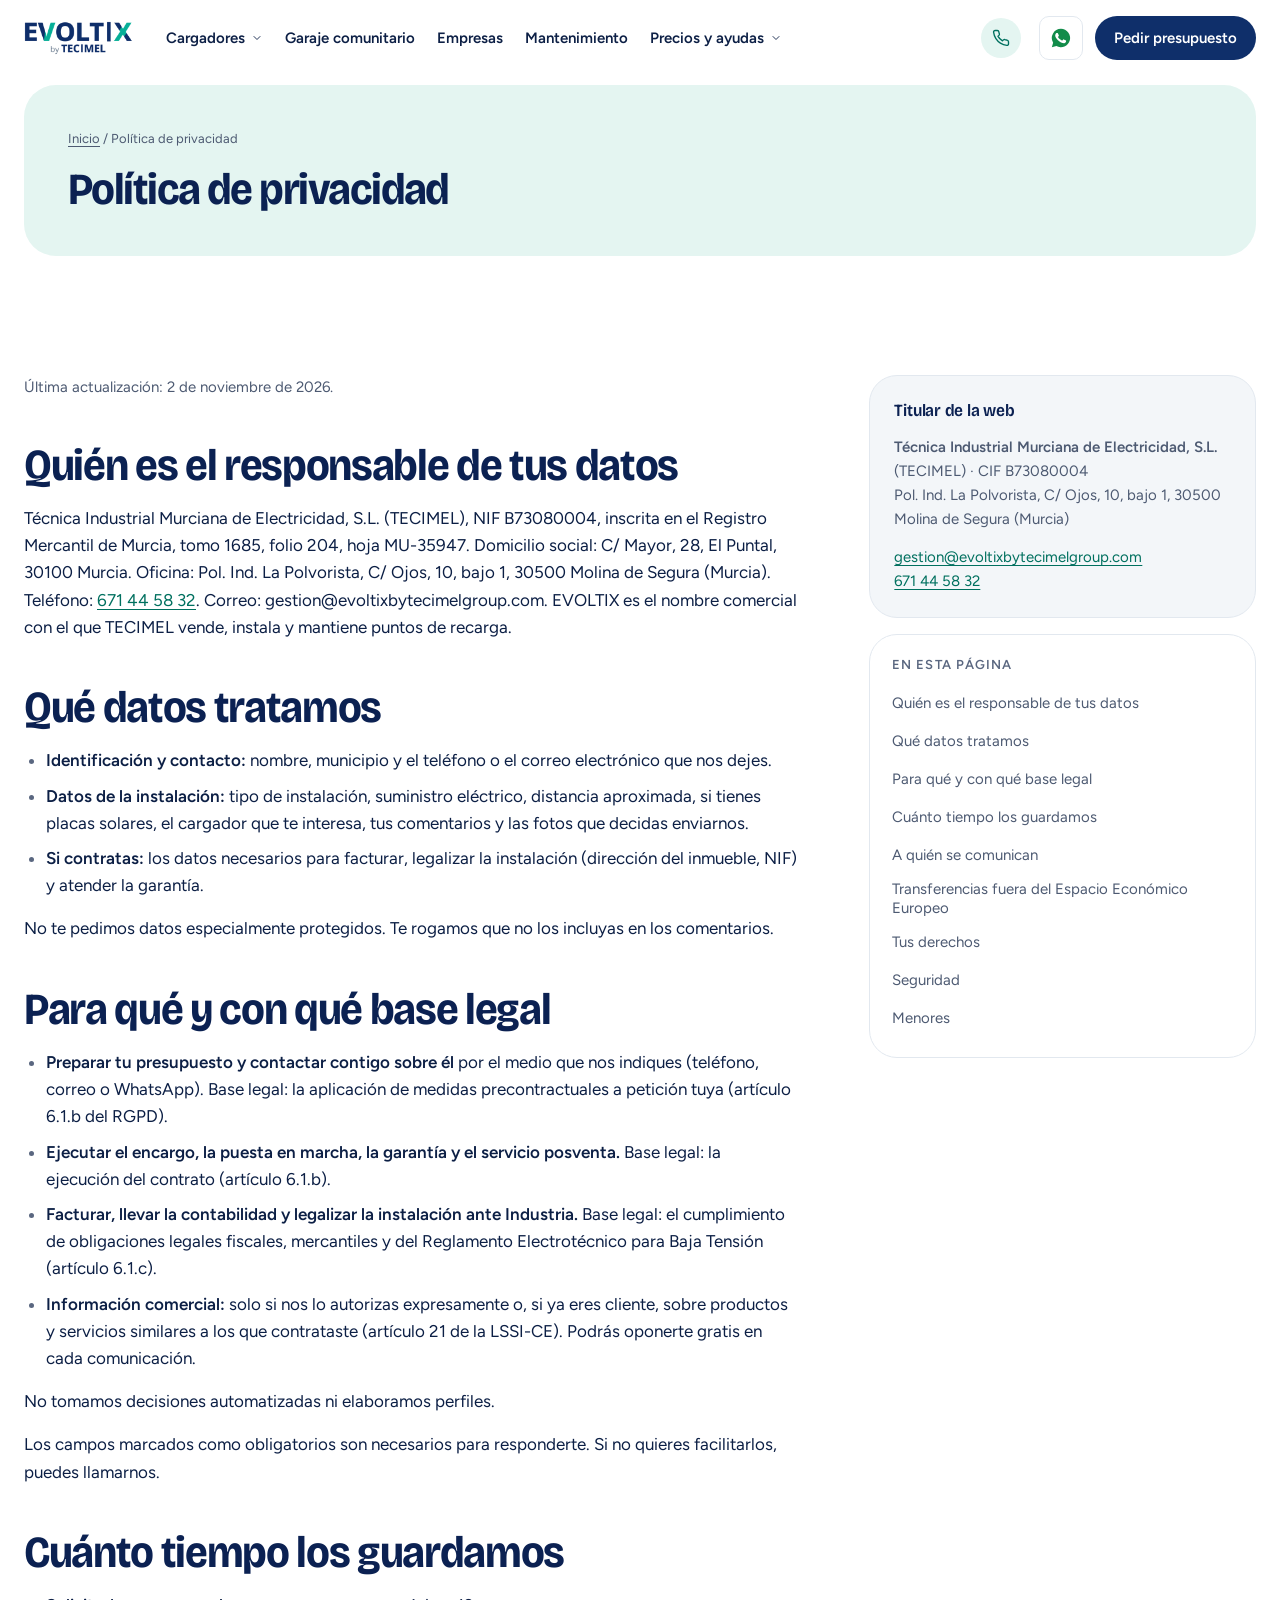
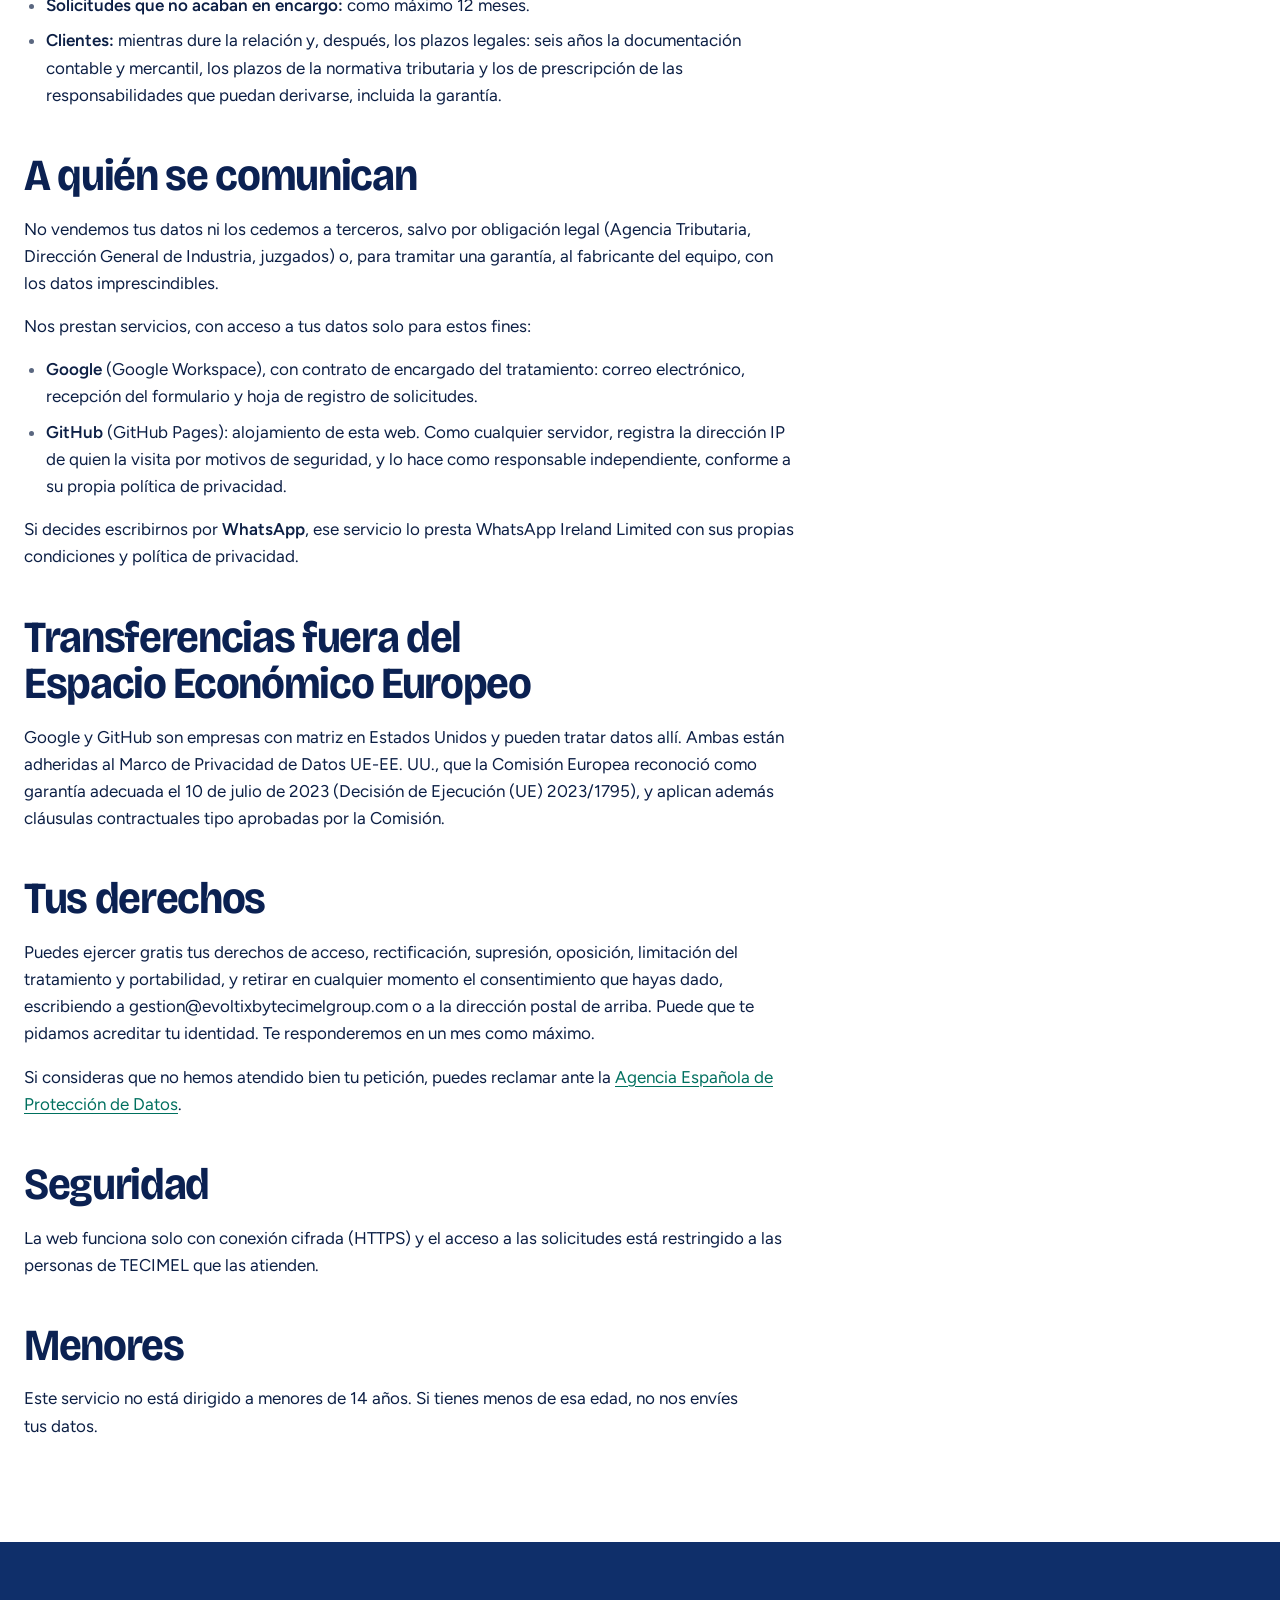
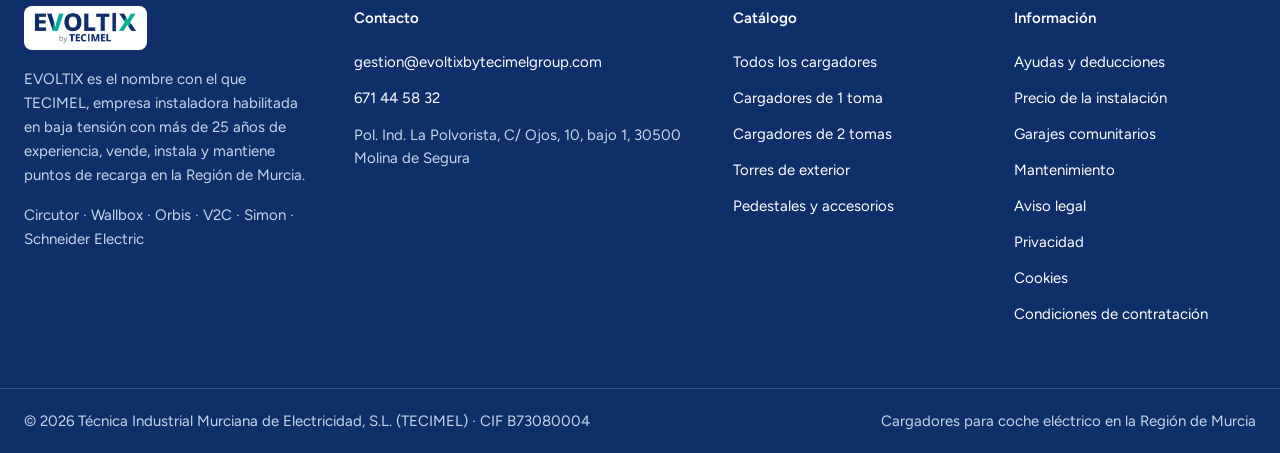
<file: privacidad.html>
<!doctype html>
<html lang="es">
<head>
<meta charset="utf-8">
<meta name="viewport" content="width=device-width, initial-scale=1, viewport-fit=cover">
<title>Política de privacidad | EVOLTIX by TECIMEL</title>
<meta name="description" content="Política de privacidad de EVOLTIX by TECIMEL.">
<link rel="canonical" href="https://evoltixbytecimelgroup.com/privacidad">
<meta name="theme-color" content="#0F2F6A">
<link rel="icon" href="/favicon.ico" sizes="48x48">
<link rel="icon" type="image/png" sizes="96x96" href="img/favicon-96.png">
<link rel="icon" type="image/png" sizes="192x192" href="img/favicon-192.png">
<link rel="apple-touch-icon" sizes="180x180" href="img/favicon-180.png">
<link rel="stylesheet" href="css/styles.css">
<meta property="og:type" content="website">
<meta property="og:url" content="https://evoltixbytecimelgroup.com/privacidad">
<meta property="og:title" content="Política de privacidad | EVOLTIX by TECIMEL">
<meta property="og:description" content="Política de privacidad de EVOLTIX by TECIMEL.">
<meta property="og:image" content="https://evoltixbytecimelgroup.com/img/obras/obra-2.jpg">
<meta property="og:site_name" content="EVOLTIX by TECIMEL">
<meta property="og:locale" content="es_ES">
<meta name="twitter:card" content="summary_large_image">
</head>
<body>
<a class="skip" href="#main">Saltar al contenido</a>
<svg width="0" height="0" style="position:absolute" aria-hidden="true" focusable="false"><defs><symbol id="i-chev" viewBox="0 0 24 24"><g fill="none" stroke="currentColor" stroke-width="1.8" stroke-linecap="round" stroke-linejoin="round"><path d="m6 9 6 6 6-6"/></g></symbol><symbol id="i-arrow" viewBox="0 0 24 24"><g fill="none" stroke="currentColor" stroke-width="1.8" stroke-linecap="round" stroke-linejoin="round"><path d="M5 12h14M13 6l6 6-6 6"/></g></symbol><symbol id="i-check" viewBox="0 0 24 24"><g fill="none" stroke="currentColor" stroke-width="1.8" stroke-linecap="round" stroke-linejoin="round"><path d="M5 12.5l4.5 4.5L19 7.5"/></g></symbol><symbol id="i-tel" viewBox="0 0 24 24"><g fill="none" stroke="currentColor" stroke-width="1.8" stroke-linecap="round" stroke-linejoin="round"><path d="M22 16.9v3a2 2 0 0 1-2.2 2 19.8 19.8 0 0 1-8.6-3.1 19.5 19.5 0 0 1-6-6A19.8 19.8 0 0 1 2.1 4.2 2 2 0 0 1 4.1 2h3a2 2 0 0 1 2 1.7c.1.9.4 1.8.7 2.7a2 2 0 0 1-.5 2.1L8 9.8a16 16 0 0 0 6 6l1.3-1.3a2 2 0 0 1 2.1-.4c.9.3 1.8.6 2.7.7a2 2 0 0 1 1.7 2z"/></g></symbol><symbol id="i-search" viewBox="0 0 24 24"><g fill="none" stroke="currentColor" stroke-width="1.8" stroke-linecap="round" stroke-linejoin="round"><circle cx="11" cy="11" r="6.5"/><path d="m20 20-4.2-4.2"/></g></symbol><symbol id="i-doc" viewBox="0 0 24 24"><g fill="none" stroke="currentColor" stroke-width="1.8" stroke-linecap="round" stroke-linejoin="round"><path d="M14 3H7a2 2 0 0 0-2 2v14a2 2 0 0 0 2 2h10a2 2 0 0 0 2-2V8z"/><path d="M14 3v5h5M9 13h6M9 17h6"/></g></symbol><symbol id="i-bolt" viewBox="0 0 24 24"><g fill="none" stroke="currentColor" stroke-width="1.8" stroke-linecap="round" stroke-linejoin="round"><path d="M13 3 6 14h6l-1 7 7-11h-6z"/></g></symbol><symbol id="i-shield" viewBox="0 0 24 24"><g fill="none" stroke="currentColor" stroke-width="1.8" stroke-linecap="round" stroke-linejoin="round"><path d="M12 3 20 6v6c0 5-3.5 8-8 9-4.5-1-8-4-8-9V6z"/><path d="m9 12 2 2 4-4"/></g></symbol><symbol id="i-car" viewBox="0 0 24 24"><g fill="none" stroke="currentColor" stroke-width="1.8" stroke-linecap="round" stroke-linejoin="round"><path d="M4 16v-3l2-5h12l2 5v3M3 16h18v2.5H3zM7 18.5V20M17 18.5V20M7.5 13h.01M16.5 13h.01"/></g></symbol><symbol id="i-card" viewBox="0 0 24 24"><g fill="none" stroke="currentColor" stroke-width="1.8" stroke-linecap="round" stroke-linejoin="round"><rect x="3" y="6" width="18" height="12" rx="2.5"/><path d="M7 10h4M7 14h7"/><path d="M17 9.5a3 3 0 0 1 0 5"/></g></symbol><symbol id="i-gauge" viewBox="0 0 24 24"><g fill="none" stroke="currentColor" stroke-width="1.8" stroke-linecap="round" stroke-linejoin="round"><path d="M4 17a8 8 0 1 1 16 0"/><path d="m12 17 4-5"/><path d="M8 17h8"/></g></symbol><symbol id="i-signal" viewBox="0 0 24 24"><g fill="none" stroke="currentColor" stroke-width="1.8" stroke-linecap="round" stroke-linejoin="round"><path d="M5 12a10 10 0 0 1 14 0M8 15a5.5 5.5 0 0 1 8 0"/><circle cx="12" cy="18.5" r="1.3"/></g></symbol><symbol id="i-sun" viewBox="0 0 24 24"><g fill="none" stroke="currentColor" stroke-width="1.8" stroke-linecap="round" stroke-linejoin="round"><circle cx="12" cy="12" r="4"/><path d="M12 2.5v2M12 19.5v2M2.5 12h2M19.5 12h2M5.3 5.3l1.4 1.4M17.3 17.3l1.4 1.4M5.3 18.7l1.4-1.4M17.3 6.7l1.4-1.4"/></g></symbol><symbol id="i-wrench" viewBox="0 0 24 24"><g fill="none" stroke="currentColor" stroke-width="1.8" stroke-linecap="round" stroke-linejoin="round"><path d="M14.5 6.5a4 4 0 0 0 5 5L12 19a2.1 2.1 0 0 1-3-3z"/><path d="M14.5 6.5 17 4l3 3-2.5 2.5"/></g></symbol><symbol id="i-plug" viewBox="0 0 24 24"><g fill="none" stroke="currentColor" stroke-width="1.8" stroke-linecap="round" stroke-linejoin="round"><path d="M9 2v5M15 2v5M6 7h12v4a6 6 0 0 1-12 0zM12 17v5"/></g></symbol><symbol id="i-pin" viewBox="0 0 24 24"><g fill="none" stroke="currentColor" stroke-width="1.8" stroke-linecap="round" stroke-linejoin="round"><path d="M12 21s-7-6.2-7-11.5a7 7 0 0 1 14 0C19 14.8 12 21 12 21z"/><circle cx="12" cy="9.5" r="2.5"/></g></symbol><symbol id="i-euro" viewBox="0 0 24 24"><g fill="none" stroke="currentColor" stroke-width="1.8" stroke-linecap="round" stroke-linejoin="round"><path d="M17 6.5A7 7 0 1 0 17 17.5M4 10h9M4 14h9"/></g></symbol><symbol id="i-key" viewBox="0 0 24 24"><g fill="none" stroke="currentColor" stroke-width="1.8" stroke-linecap="round" stroke-linejoin="round"><circle cx="8" cy="15" r="4"/><path d="m11 12 9-9M16 7l3 3"/></g></symbol><symbol id="i-people" viewBox="0 0 24 24"><g fill="none" stroke="currentColor" stroke-width="1.8" stroke-linecap="round" stroke-linejoin="round"><circle cx="9" cy="8" r="3.5"/><path d="M2.5 20a6.5 6.5 0 0 1 13 0M16 4.5a3.5 3.5 0 0 1 0 7M18 14a6.5 6.5 0 0 1 3.5 6"/></g></symbol><symbol id="i-home" viewBox="0 0 24 24"><g fill="none" stroke="currentColor" stroke-width="1.8" stroke-linecap="round" stroke-linejoin="round"><path d="M3 11 12 4l9 7v9a1 1 0 0 1-1 1h-5v-6H9v6H4a1 1 0 0 1-1-1z"/></g></symbol><symbol id="i-clock" viewBox="0 0 24 24"><g fill="none" stroke="currentColor" stroke-width="1.8" stroke-linecap="round" stroke-linejoin="round"><circle cx="12" cy="12" r="8.5"/><path d="M12 7.5V12l3 2"/></g></symbol><symbol id="i-cable" viewBox="0 0 24 24"><g fill="none" stroke="currentColor" stroke-width="1.8" stroke-linecap="round" stroke-linejoin="round"><path d="M7 3v4M11 3v4M5 7h8v3a4 4 0 0 1-8 0zM9 14v2a4 4 0 0 0 8 0V8a3 3 0 0 1 6 0"/></g></symbol><symbol id="i-refresh" viewBox="0 0 24 24"><g fill="none" stroke="currentColor" stroke-width="1.8" stroke-linecap="round" stroke-linejoin="round"><path d="M20 11A8 8 0 0 0 5.7 6.3L4 8M4 4v4h4M4 13a8 8 0 0 0 14.3 4.7L20 16M20 20v-4h-4"/></g></symbol><symbol id="i-alert" viewBox="0 0 24 24"><g fill="none" stroke="currentColor" stroke-width="1.8" stroke-linecap="round" stroke-linejoin="round"><path d="M12 3 2 20h20z"/><path d="M12 10v4M12 17h.01"/></g></symbol></defs></svg>
<header class="mainbar" id="mainbar"><div class="wrap">
  <a class="logo" href="index.html" aria-label="EVOLTIX by TECIMEL, inicio"><img src="img/logo.png" alt="EVOLTIX by TECIMEL" width="116" height="36"></a>
  <nav class="nav" aria-label="Principal">
    <div class="dd">
      <button type="button" aria-expanded="false" aria-controls="dd-cg">Cargadores <svg width="12" height="12" aria-hidden="true"><use href="#i-chev"/></svg></button>
      <div class="dd-menu" id="dd-cg">
        <a href="catalogo.html"><b>Todo el catálogo</b><span>6 marcas, con precio</span></a>
        <a href="catalogo.html#uso-1"><b>Cargadores de 1 toma</b><span>Un coche</span></a>
        <a href="catalogo.html#uso-2"><b>Cargadores de 2 tomas</b><span>Dos coches a la vez</span></a>
        <a href="catalogo.html#uso-exterior"><b>Torres de exterior</b><span>Aparcamientos al aire libre</span></a>
        <a href="catalogo.html#uso-accesorio"><b>Pedestales y accesorios</b><span>Pedestales y tarjetas RFID</span></a>
      </div>
    </div>
    <a href="garaje-comunitario.html">Garaje comunitario</a>
    <a href="index.html#empresas">Empresas</a>
    <a href="mantenimiento-cargador-coche-electrico.html">Mantenimiento</a>
    <div class="dd">
      <button type="button" aria-expanded="false" aria-controls="dd-pa">Precios y ayudas <svg width="12" height="12" aria-hidden="true"><use href="#i-chev"/></svg></button>
      <div class="dd-menu" id="dd-pa">
        <a href="precio-instalacion-cargador.html"><b>Precio de la instalación</b><span>Qué incluye y de qué depende</span></a>
        <a href="ayudas.html"><b>Ayudas y deducciones</b><span>Hasta 4.000 € en la renta</span></a>
      </div>
    </div>
  </nav>
  <div class="head-cta">
    <a class="head-tel" data-tel-wrap href="tel:+34671445832" aria-label="Llamar al 671 44 58 32"><span class="ic"><svg width="18" height="18" aria-hidden="true"><use href="#i-tel"/></svg></span><span data-tel>671 44 58 32</span></a>
    <a class="btn btn-primary btn-sm cta-long" href="index.html#contacto">Pedir presupuesto</a>
    <a class="btn btn-primary btn-sm cta-short" href="index.html#contacto">Presupuesto</a>
    <button class="menu-btn" type="button" aria-controls="mnav" aria-expanded="false" aria-label="Abrir menú"><svg width="22" height="22" viewBox="0 0 24 24" fill="none" stroke="currentColor" stroke-width="2" stroke-linecap="round" aria-hidden="true"><path d="M4 8h16M4 16h16"/></svg></button>
  </div>
</div></header>
<div class="mnav" id="mnav" role="dialog" aria-modal="true" aria-label="Menú">
  <div class="mnav-top"><img src="img/logo.png" alt="EVOLTIX by TECIMEL" width="103" height="32"><button class="menu-btn" type="button" data-close style="display:grid" aria-label="Cerrar menú"><svg width="22" height="22" viewBox="0 0 24 24" fill="none" stroke="currentColor" stroke-width="2" stroke-linecap="round" aria-hidden="true"><path d="M6 6l12 12M18 6 6 18"/></svg></button></div>
  <div class="mnav-body">
    <a href="index.html">Inicio</a>
    <div class="grp">Cargadores</div>
    <a href="catalogo.html">Todo el catálogo</a><a href="catalogo.html#uso-1">Cargadores de 1 toma</a><a href="catalogo.html#uso-2">Cargadores de 2 tomas</a><a href="catalogo.html#uso-exterior">Torres de exterior</a><a href="catalogo.html#uso-accesorio">Pedestales y accesorios</a>
    <div class="grp">Servicios</div>
    <a href="garaje-comunitario.html">Garaje comunitario</a><a href="index.html#empresas">Empresas y flotas</a><a href="mantenimiento-cargador-coche-electrico.html">Mantenimiento y reparación</a>
    <div class="grp">Precios y ayudas</div>
    <a href="precio-instalacion-cargador.html">Precio de la instalación</a><a href="ayudas.html">Ayudas y deducciones</a>
  </div>
  <div class="mnav-foot"><a class="btn btn-primary btn-lg" href="index.html#contacto">Pedir presupuesto</a><a class="btn btn-secondary btn-lg" data-tel-wrap href="tel:+34671445832">Llamar al <span data-tel>671 44 58 32</span></a></div>
</div>

<main id="main" tabindex="-1">
<section class="page-hero"><div class="wrap"><div class="phc slim"><div class="ph-copy"><nav class="crumbs" aria-label="Estás en"><a href="index.html">Inicio</a> / <span aria-current="page">Política de privacidad</span></nav><h1>Política de privacidad</h1></div></div></div></section>
<section class="section"><div class="wrap doc">
<div class="prose">
<p class="hint">Última actualización: 2 de noviembre de 2026.</p>
<h2 id="quien-es-el-responsable-de-tus-datos">Quién es el responsable de tus datos</h2>
<p>Técnica Industrial Murciana de Electricidad, S.L. (TECIMEL), NIF B73080004, inscrita en el Registro Mercantil de Murcia, tomo 1685, folio 204, hoja MU-35947. Domicilio social: C/ Mayor, 28, El Puntal, 30100 Murcia. Oficina: Pol. Ind. La Polvorista, C/ Ojos, 10, bajo 1, 30500 Molina de Segura (Murcia). Teléfono: <a href="tel:+34671445832">671 44 58 32</a>. Correo: <span data-email>gestion@evoltixbytecimelgroup.com</span>. EVOLTIX es el nombre comercial con el que TECIMEL vende, instala y mantiene puntos de recarga.</p>
<h2 id="que-datos-tratamos">Qué datos tratamos</h2>
<ul>
<li><b>Identificación y contacto:</b> nombre, municipio y el teléfono o el correo electrónico que nos dejes.</li>
<li><b>Datos de la instalación:</b> tipo de instalación, suministro eléctrico, distancia aproximada, si tienes placas solares, el cargador que te interesa, tus comentarios y las fotos que decidas enviarnos.</li>
<li><b>Si contratas:</b> los datos necesarios para facturar, legalizar la instalación (dirección del inmueble, NIF) y atender la garantía.</li>
</ul>
<p>No te pedimos datos especialmente protegidos. Te rogamos que no los incluyas en los comentarios.</p>
<h2 id="para-que-y-con-que-base-legal">Para qué y con qué base legal</h2>
<ul>
<li><b>Preparar tu presupuesto y contactar contigo sobre él</b> por el medio que nos indiques (teléfono, correo o WhatsApp). Base legal: la aplicación de medidas precontractuales a petición tuya (artículo 6.1.b del RGPD).</li>
<li><b>Ejecutar el encargo, la puesta en marcha, la garantía y el servicio posventa.</b> Base legal: la ejecución del contrato (artículo 6.1.b).</li>
<li><b>Facturar, llevar la contabilidad y legalizar la instalación ante Industria.</b> Base legal: el cumplimiento de obligaciones legales fiscales, mercantiles y del Reglamento Electrotécnico para Baja Tensión (artículo 6.1.c).</li>
<li><b>Información comercial:</b> solo si nos lo autorizas expresamente o, si ya eres cliente, sobre productos y servicios similares a los que contrataste (artículo 21 de la LSSI-CE). Podrás oponerte gratis en cada comunicación.</li>
</ul>
<p>No tomamos decisiones automatizadas ni elaboramos perfiles.</p>
<p>Los campos marcados como obligatorios son necesarios para responderte. Si no quieres facilitarlos, puedes llamarnos.</p>
<h2 id="cuanto-tiempo-los-guardamos">Cuánto tiempo los guardamos</h2>
<ul>
<li><b>Solicitudes que no acaban en encargo:</b> como máximo 12 meses.</li>
<li><b>Clientes:</b> mientras dure la relación y, después, los plazos legales: seis años la documentación contable y mercantil, los plazos de la normativa tributaria y los de prescripción de las responsabilidades que puedan derivarse, incluida la garantía.</li>
</ul>
<h2 id="a-quien-se-comunican">A quién se comunican</h2>
<p>No vendemos tus datos ni los cedemos a terceros, salvo por obligación legal (Agencia Tributaria, Dirección General de Industria, juzgados) o, para tramitar una garantía, al fabricante del equipo, con los datos imprescindibles.</p>
<p>Nos prestan servicios, con acceso a tus datos solo para estos fines:</p>
<ul>
<li><b>Google</b> (Google Workspace), con contrato de encargado del tratamiento: correo electrónico, recepción del formulario y hoja de registro de solicitudes.</li>
<li><b>GitHub</b> (GitHub Pages): alojamiento de esta web. Como cualquier servidor, registra la dirección IP de quien la visita por motivos de seguridad, y lo hace como responsable independiente, conforme a su propia política de privacidad.</li>
</ul>
<p>Si decides escribirnos por <b>WhatsApp</b>, ese servicio lo presta WhatsApp Ireland Limited con sus propias condiciones y política de privacidad.</p>
<h2 id="transferencias-fuera-del-espacio-economico-europ">Transferencias fuera del Espacio Económico Europeo</h2>
<p>Google y GitHub son empresas con matriz en Estados Unidos y pueden tratar datos allí. Ambas están adheridas al Marco de Privacidad de Datos UE-EE. UU., que la Comisión Europea reconoció como garantía adecuada el 10 de julio de 2023 (Decisión de Ejecución (UE) 2023/1795), y aplican además cláusulas contractuales tipo aprobadas por la Comisión.</p>
<h2 id="tus-derechos">Tus derechos</h2>
<p>Puedes ejercer gratis tus derechos de acceso, rectificación, supresión, oposición, limitación del tratamiento y portabilidad, y retirar en cualquier momento el consentimiento que hayas dado, escribiendo a <span data-email>gestion@evoltixbytecimelgroup.com</span> o a la dirección postal de arriba. Puede que te pidamos acreditar tu identidad. Te responderemos en un mes como máximo.</p>
<p>Si consideras que no hemos atendido bien tu petición, puedes reclamar ante la <a href="https://www.aepd.es" target="_blank" rel="noopener">Agencia Española de Protección de Datos</a>.</p>
<h2 id="seguridad">Seguridad</h2>
<p>La web funciona solo con conexión cifrada (HTTPS) y el acceso a las solicitudes está restringido a las personas de TECIMEL que las atienden.</p>
<h2 id="menores">Menores</h2>
<p>Este servicio no está dirigido a menores de 14 años. Si tienes menos de esa edad, no nos envíes tus datos.</p>
</div>
<aside class="doc-aside"><div class="aside-card"><p class="aside-ttl">Titular de la web</p><p><b>Técnica Industrial Murciana de Electricidad, S.L.</b> (TECIMEL) · CIF B73080004<br>Pol. Ind. La Polvorista, C/ Ojos, 10, bajo 1, 30500 Molina de Segura (Murcia)</p><p><a data-email href="mailto:gestion@evoltixbytecimelgroup.com">gestion@evoltixbytecimelgroup.com</a><br><span data-tel-wrap><a data-tel href="tel:+34671445832">671 44 58 32</a></span></p></div><nav class="toc" aria-label="En esta página"><b>En esta página</b><a href="#quien-es-el-responsable-de-tus-datos">Quién es el responsable de tus datos</a><a href="#que-datos-tratamos">Qué datos tratamos</a><a href="#para-que-y-con-que-base-legal">Para qué y con qué base legal</a><a href="#cuanto-tiempo-los-guardamos">Cuánto tiempo los guardamos</a><a href="#a-quien-se-comunican">A quién se comunican</a><a href="#transferencias-fuera-del-espacio-economico-europ">Transferencias fuera del Espacio Económico Europeo</a><a href="#tus-derechos">Tus derechos</a><a href="#seguridad">Seguridad</a><a href="#menores">Menores</a></nav></aside>
</div></section>
</main>
<nav class="mbar" aria-label="Contacto rápido"><a class="btn btn-secondary" data-tel-wrap href="tel:+34671445832"><svg width="16" height="16" aria-hidden="true"><use href="#i-tel"/></svg>Llamar</a><a class="btn btn-primary" href="index.html#contacto">Pedir presupuesto</a></nav>
<footer class="footer">
  <div class="wrap">
    <div>
      <span class="logo-w"><img src="img/logo.png" alt="EVOLTIX by TECIMEL" width="110" height="34" loading="lazy"></span>
      <p>EVOLTIX es el nombre con el que TECIMEL, empresa instaladora habilitada en baja tensión con más de 25 años de experiencia, vende, instala y mantiene puntos de recarga en la Región de Murcia.</p>
      <p class="ft-brands">Circutor · Wallbox · Orbis · V2C · Simon · Schneider Electric</p>
    </div>
    <div><b>Contacto</b><ul><li><a data-email href="mailto:gestion@evoltixbytecimelgroup.com">gestion@evoltixbytecimelgroup.com</a></li><li data-tel-wrap><a class="ft-tel" data-tel href="tel:+34671445832">671 44 58 32</a></li><li class="addr">Pol. Ind. La Polvorista, C/ Ojos, 10, bajo 1, 30500 Molina de Segura</li></ul></div>
    <div><b>Catálogo</b><ul><li><a href="catalogo.html">Todos los cargadores</a></li><li><a href="catalogo.html#uso-1">Cargadores de 1 toma</a></li><li><a href="catalogo.html#uso-2">Cargadores de 2 tomas</a></li><li><a href="catalogo.html#uso-exterior">Torres de exterior</a></li><li><a href="catalogo.html#uso-accesorio">Pedestales y accesorios</a></li></ul></div>
    <div><b>Información</b><ul><li><a href="ayudas.html">Ayudas y deducciones</a></li><li><a href="precio-instalacion-cargador.html">Precio de la instalación</a></li><li><a href="garaje-comunitario.html">Garajes comunitarios</a></li><li><a href="mantenimiento-cargador-coche-electrico.html">Mantenimiento</a></li><li><a href="aviso-legal.html">Aviso legal</a></li><li><a href="privacidad.html">Privacidad</a></li><li><a href="cookies.html">Cookies</a></li><li><a href="condiciones.html">Condiciones de contratación</a></li></ul></div>
  </div>
  <div class="bottom"><div class="wrap"><span>© <span data-year>2026</span> Técnica Industrial Murciana de Electricidad, S.L. (TECIMEL) · CIF B73080004</span><span>Cargadores para coche eléctrico en la Región de Murcia</span></div></div>
</footer>
<script src="js/config.js"></script>
<script src="js/main.js"></script>
</body>
</html>
</file>
<file: css/styles.css>
/* EVOLTIX by TECIMEL · sistema visual B «Cercano y claro» (rama rediseno)
   Bricolage Grotesque en titulares y cifras, Figtree en el texto. Marino y verde del logo,
   menta como superficie de acento, formas redondeadas y producto recortado sobre blanco.
   Movimiento: entrada del héroe, respuesta al pulsar y hover solo con ratón. Detalle en DESIGN.md. */

@font-face{font-family:"Bricolage Grotesque";src:url("../fonts/bricolage-700.woff") format("woff");font-weight:700;font-display:swap}
@font-face{font-family:"Bricolage Grotesque";src:url("../fonts/bricolage-600.woff") format("woff");font-weight:600;font-display:swap}
@font-face{font-family:"Figtree";src:url("../fonts/figtree-400.woff") format("woff");font-weight:400;font-display:swap}
@font-face{font-family:"Figtree";src:url("../fonts/figtree-600.woff") format("woff");font-weight:600;font-display:swap}

/* ---------- Tokens ---------- */
:root{
  --bg:#FFFFFF; --surface:#F3F6F9; --surface-2:#E9EEF4; --card:#FFFFFF;
  --ink:#0C1F45; --muted:#4D5A72; --soft:#5A6780; --line:#E2E8EF; --line-strong:#C7D1DD;
  --head:#0B2152; --brand:#0F2F6A; --accent:#0F2F6A; --accent-h:#1B3F85; --on-accent:#FFFFFF;
  --link:#00705F; --tint:#E4F5F1; --mint:#E4F5F1; --mint-2:#CBEDE5; --teal:#07AF98; --plate:#FFFFFF; --green:#07AF98; --green-soft:#E4F5F1;
  --band:#0F2F6A; --band-2:#163B80; --band-fg:#FFFFFF; --band-muted:#C9D5EA; --band-line:rgb(255 255 255 / .16); --band-accent:#5FE0CB; --band-cta:#07AF98; --band-cta-fg:#0B2152; --band-cta-h:#2CC7AF;
  --ok:#00705F; --ok-bg:#E4F5F1; --err:#B42318; --err-bg:#FDECEA; --focus:#00705F;
  --shadow:0 1px 2px rgb(12 31 69 / .06),0 16px 36px -18px rgb(12 31 69 / .24);
  --display:"Bricolage Grotesque","Figtree",system-ui,-apple-system,"Segoe UI",Roboto,Arial,sans-serif;
  --body:"Figtree",system-ui,-apple-system,"Segoe UI",Roboto,Arial,sans-serif;
  /* Escala: 6 tamaños */
  --t1:clamp(2.5rem,1.6rem + 3.6vw,4.5rem); --t2:clamp(1.75rem,1.25rem + 1.9vw,3rem); --t3:1.375rem; --t4:1.0625rem; --t5:.9375rem; --t6:.8125rem;
  --ease-out:cubic-bezier(.23,1,.32,1); --ease-io:cubic-bezier(.77,0,.175,1);
  --r-s:12px; --r:20px; --r-l:28px; --pill:999px; --wrap:1240px; --gut:24px; --head-h:76px;
  color-scheme:light;
}
@media (prefers-color-scheme:dark){:root:not([data-theme="light"]){
  --bg:#0A1630; --surface:#0F1F3E; --surface-2:#14264A; --card:#0F1F3E;
  --ink:#E8EEF8; --muted:#B5C0D5; --soft:#9BA8C0; --line:#22345A; --line-strong:#34497A;
  --head:#E3ECFF; --brand:#E3ECFF; --accent:#2FD3BB; --accent-h:#5FE0CB; --on-accent:#06213F;
  --link:#5FE0CB; --tint:#0E2F37; --mint:#0E2F37; --mint-2:#1A4A52; --teal:#2FD3BB; --plate:#EEF2F6; --green:#2FD3BB; --green-soft:#0E2F37;
  --band:#102A5C; --band-2:#163574; --band-fg:#E8EEF8; --band-muted:#B5C0D5; --band-line:rgb(255 255 255 / .12); --band-accent:#5FE0CB; --band-cta:#2FD3BB; --band-cta-fg:#06213F; --band-cta-h:#5FE0CB;
  --ok:#5FE0CB; --ok-bg:#0E2F37; --err:#FF8A80; --err-bg:#3A1514; --focus:#5FE0CB;
  --shadow:0 1px 2px rgb(0 0 0 / .3),0 16px 36px -18px rgb(0 0 0 / .6); color-scheme:dark}}
:root[data-theme="dark"]{
  --bg:#0A1630; --surface:#0F1F3E; --surface-2:#14264A; --card:#0F1F3E;
  --ink:#E8EEF8; --muted:#B5C0D5; --soft:#9BA8C0; --line:#22345A; --line-strong:#34497A;
  --head:#E3ECFF; --brand:#E3ECFF; --accent:#2FD3BB; --accent-h:#5FE0CB; --on-accent:#06213F;
  --link:#5FE0CB; --tint:#0E2F37; --mint:#0E2F37; --mint-2:#1A4A52; --teal:#2FD3BB; --plate:#EEF2F6; --green:#2FD3BB; --green-soft:#0E2F37;
  --band:#102A5C; --band-2:#163574; --band-fg:#E8EEF8; --band-muted:#B5C0D5; --band-line:rgb(255 255 255 / .12); --band-accent:#5FE0CB; --band-cta:#2FD3BB; --band-cta-fg:#06213F; --band-cta-h:#5FE0CB;
  --ok:#5FE0CB; --ok-bg:#0E2F37; --err:#FF8A80; --err-bg:#3A1514; --focus:#5FE0CB;
  --shadow:0 1px 2px rgb(0 0 0 / .3),0 16px 36px -18px rgb(0 0 0 / .6); color-scheme:dark}

/* ---------- Base ---------- */
*,*::before,*::after{box-sizing:border-box}
[hidden]{display:none!important}
html{scroll-behavior:smooth;scroll-padding-top:calc(var(--head-h) + 16px);-webkit-text-size-adjust:100%;text-size-adjust:100%}
body{margin:0;background:var(--bg);color:var(--ink);font:400 var(--t4)/1.6 var(--body);-webkit-font-smoothing:antialiased;overflow-x:clip}
body::before{content:"";position:fixed;inset:0 0 auto;height:env(safe-area-inset-top,0px);z-index:70;background:var(--bg)}
img{max-width:100%;height:auto;display:block}
a{color:var(--link);text-underline-offset:3px;text-decoration-thickness:1px}
h1,h2,h3{font-family:var(--display);font-weight:700;color:var(--head);margin:0;text-wrap:balance}
h1{font-size:var(--t1);line-height:1;letter-spacing:-.035em}
h2{font-size:var(--t2);line-height:1.05;letter-spacing:-.03em}
h3{font-size:var(--t3);line-height:1.2;letter-spacing:-.015em;font-weight:600}
p{margin:0;text-wrap:pretty}
b,strong{font-weight:600}
:focus-visible{outline:3px solid var(--focus);outline-offset:3px;border-radius:4px}
main:focus{outline:none}
main:focus-visible{outline:none}
.wrap{width:100%;max-width:calc(var(--wrap) + 2*var(--gut));margin:0 auto;padding-left:max(var(--gut),env(safe-area-inset-left,0px));padding-right:max(var(--gut),env(safe-area-inset-right,0px))}
.section{padding-block:clamp(64px,8vw,112px)}
.section.tint{background:var(--surface)}
.eyebrow{display:inline-block;font:600 var(--t6)/1.3 var(--body);letter-spacing:.06em;text-transform:uppercase;color:var(--link)}
.lead{font-size:var(--t4);line-height:1.6;color:var(--muted);max-width:52ch}
.sec-head{display:grid;align-content:start;gap:14px;margin-bottom:clamp(32px,4vw,48px);max-width:760px}
.sec-head.flush{margin:0}
.sec-head .sh,.hero-copy{display:grid;gap:14px;align-content:start}
.hero-copy{gap:18px}
.sec-head.split{max-width:none;display:flex;flex-wrap:wrap;justify-content:space-between;align-items:flex-end;gap:16px 48px}
.sec-head.split>.sh{max-width:720px}
.visually-hidden{position:absolute!important;width:1px;height:1px;overflow:hidden;clip:rect(0 0 0 0);white-space:nowrap}
.skip{position:absolute;left:-9999px;top:8px;z-index:100;background:var(--card);color:var(--ink);padding:10px 14px;border-radius:var(--r-s)}
.skip:focus{left:16px}
.tnum{font-variant-numeric:tabular-nums}
.mono{font-variant-numeric:tabular-nums}

/* ---------- Botones: un principal y un secundario, en dos tamaños ---------- */
.btn{display:inline-flex;align-items:center;justify-content:center;gap:8px;min-height:52px;padding:0 24px;border-radius:var(--pill);border:1px solid transparent;
  font:600 var(--t4)/1.1 var(--body);text-decoration:none;text-align:center;cursor:pointer;white-space:nowrap;
  transition:transform .16s var(--ease-out),background-color .2s ease,border-color .2s ease,color .2s ease}
.btn:active:not(:disabled){transform:scale(.97)}
.btn:disabled{opacity:.55;cursor:not-allowed}
.btn-primary{background:var(--accent);color:var(--on-accent)}
.btn-secondary,.btn-ghost-dk{background:var(--card);color:var(--head);border-color:var(--line-strong)}
.btn-lg{min-height:52px;padding:0 26px}
.btn-sm{min-height:44px;padding:0 18px;font-size:var(--t5)}
.btn svg{flex:none;transition:transform .2s var(--ease-out)}
@media (hover:hover) and (pointer:fine){
  .btn-primary:hover{background:var(--accent-h)}
  .btn-secondary:hover,.btn-ghost-dk:hover{border-color:var(--head)}
  .btn:hover svg.arr{transform:translateX(3px)}
}
.band .btn-primary{background:var(--band-cta);color:var(--band-cta-fg)}
.band .btn-secondary{background:transparent;color:var(--band-fg);border-color:var(--band-line)}
@media (hover:hover) and (pointer:fine){.band .btn-secondary:hover{border-color:var(--band-fg)}.band .btn-primary:hover{background:var(--band-cta-h)}}
.actions{display:flex;flex-wrap:wrap;gap:12px}
.tlink{display:inline-flex;align-items:center;gap:6px;font-weight:600;color:var(--link);text-decoration:none;min-height:44px;background:linear-gradient(currentColor,currentColor) 0 calc(100% - 10px)/0 1.5px no-repeat;transition:background-size .25s var(--ease-out)}
@media (hover:hover) and (pointer:fine){.tlink:hover{background-size:calc(100% - 20px) 1.5px}}

/* ---------- Cabecera ---------- */
.mainbar{position:sticky;top:env(safe-area-inset-top,0px);z-index:60;background:color-mix(in srgb,var(--bg) 92%,transparent);
  -webkit-backdrop-filter:saturate(1.4) blur(12px);backdrop-filter:saturate(1.4) blur(12px);border-bottom:1px solid transparent;transition:border-color .2s ease}
.mainbar.scrolled{border-bottom-color:var(--line)}
.mainbar .wrap{display:flex;align-items:center;gap:24px;height:var(--head-h)}
.logo{display:inline-flex;align-items:center;min-height:44px;flex:none}
.logo img{height:34px;width:auto}
.nav{display:flex;align-items:center;gap:4px}
.nav>a,.dd>button{white-space:nowrap;display:inline-flex;align-items:center;gap:6px;min-height:44px;padding:0 14px;border:0;background:none;border-radius:var(--pill);
  font:600 var(--t5)/1 var(--body);color:var(--ink);text-decoration:none;cursor:pointer;transition:background-color .2s ease,color .2s ease}
.nav>a[aria-current="page"],.dd>button.cur{background:var(--surface);color:var(--head)}
@media (hover:hover) and (pointer:fine){.nav>a:hover,.dd>button:hover{background:var(--surface)}}
.dd{position:relative}
.dd>button svg{transition:transform .2s var(--ease-out)}
.dd>button[aria-expanded="true"] svg{transform:rotate(180deg)}
.dd-menu{position:absolute;top:calc(100% + 8px);left:0;width:340px;padding:8px;background:var(--card);border:1px solid var(--line);border-radius:var(--r);box-shadow:var(--shadow);
  opacity:0;visibility:hidden;transform:translateY(-4px) scale(.98);transform-origin:top left;transition:opacity .16s ease,transform .2s var(--ease-out),visibility 0s .2s}
.dd-menu.open{opacity:1;visibility:visible;transform:none;transition:opacity .16s ease,transform .2s var(--ease-out)}
@media (hover:hover) and (pointer:fine){.dd:hover .dd-menu{opacity:1;visibility:visible;transform:none;transition:opacity .16s ease,transform .2s var(--ease-out)}}
.dd-menu a{display:grid;gap:2px;padding:10px 12px;border-radius:8px;text-decoration:none;color:var(--ink)}
.dd-menu a b{font-weight:600;font-size:var(--t5)}
.dd-menu a span{font-size:var(--t5);color:var(--muted)}
@media (hover:hover) and (pointer:fine){.dd-menu a:hover{background:var(--surface)}}
.dd-menu.wide{width:560px;display:grid;grid-template-columns:1fr 1fr;gap:2px}
.dd-note{grid-column:1/-1;margin:0 0 6px;padding:12px 12px 14px;border-bottom:1px solid var(--line);font-size:var(--t5);line-height:1.45;color:var(--muted);text-wrap:pretty}
.dd-menu a[aria-current="page"] b{color:var(--link)}
.head-cta{margin-left:auto;display:flex;align-items:center;gap:12px}
.head-tel{display:inline-flex;align-items:center;gap:8px;min-height:44px;padding:0 6px;color:var(--head);text-decoration:none;font-weight:600;font-size:var(--t5);white-space:nowrap;font-variant-numeric:tabular-nums}
.head-tel .ic{display:grid;place-items:center;width:40px;height:40px;border-radius:50%;background:var(--mint);color:var(--link);flex:none}
.head-wa{display:inline-grid;place-items:center;width:44px;height:44px;border-radius:10px;color:#128C4A;border:1px solid var(--line);transition:border-color .2s ease}
@media (hover:hover) and (pointer:fine){.head-wa:hover{border-color:#128C4A}}
.cta-short{display:none}
.menu-btn{display:none;place-items:center;width:44px;height:44px;border:0;border-radius:50%;background:var(--surface);color:var(--ink);cursor:pointer}
@media (prefers-color-scheme:dark){:root:not([data-theme="light"]) .logo img,:root:not([data-theme="light"]) .logo-w img,:root:not([data-theme="light"]) .mnav-top img{background:#fff;border-radius:6px;padding:3px 6px}}
:root[data-theme="dark"] .logo img,:root[data-theme="dark"] .logo-w img,:root[data-theme="dark"] .mnav-top img{background:#fff;border-radius:6px;padding:3px 6px}
@media (max-width:1380px){.head-tel [data-tel]{display:none}.nav>a,.dd>button{padding:0 9px}}
@media (max-width:1100px){.nav>a,.dd>button{font-size:var(--t5);padding:0 7px}.mainbar .wrap{gap:20px}}
@media (max-width:1279px){
  .nav,.head-tel,.head-wa,.cta-long{display:none}
  .cta-short{display:inline-flex}
  .menu-btn{display:grid}
}
@media (max-width:560px){:root{--gut:16px;--head-h:64px}.logo img{height:30px}.mainbar .wrap{gap:12px}.head-cta{gap:8px}}

/* Menú móvil */
.mnav{position:fixed;inset:0;z-index:80;background:var(--bg);display:flex;flex-direction:column;padding:env(safe-area-inset-top,0px) 0 env(safe-area-inset-bottom,0px);
  opacity:0;visibility:hidden;transform:translateY(8px);transition:opacity .2s ease,transform .25s var(--ease-out),visibility 0s .25s}
.mnav.open{opacity:1;visibility:visible;transform:none;transition:opacity .2s ease,transform .25s var(--ease-out)}
.mnav-top{display:flex;align-items:center;justify-content:space-between;height:var(--head-h);padding:0 max(var(--gut),env(safe-area-inset-right,0px)) 0 max(var(--gut),env(safe-area-inset-left,0px));border-bottom:1px solid var(--line)}
.mnav-top img{height:30px;width:auto}
.mnav-body{flex:1;overflow:auto;padding:12px max(var(--gut),env(safe-area-inset-right,0px)) 24px max(var(--gut),env(safe-area-inset-left,0px));display:grid;align-content:start}
.mnav-body a{display:flex;align-items:center;min-height:52px;border-bottom:1px solid var(--line);color:var(--ink);text-decoration:none;font:500 var(--t4)/1.2 var(--display)}
.mnav-body .grp{margin-top:20px;font:600 var(--t6)/1 var(--body);letter-spacing:.08em;text-transform:uppercase;color:var(--soft)}
.mnav-body .grp-note{margin:8px 0 4px;font-size:var(--t5);line-height:1.45;color:var(--muted)}
.mnav-foot{display:grid;gap:10px;padding:16px max(var(--gut),env(safe-area-inset-right,0px)) 16px max(var(--gut),env(safe-area-inset-left,0px));border-top:1px solid var(--line)}

/* Barra fija de contacto en móvil */
.mbar{display:none}
@media (max-width:760px){
  .mbar{position:fixed;left:0;right:0;bottom:0;z-index:50;display:flex;gap:8px;padding:10px max(12px,env(safe-area-inset-right,0px)) calc(10px + env(safe-area-inset-bottom,0px)) max(12px,env(safe-area-inset-left,0px));
    background:color-mix(in srgb,var(--bg) 94%,transparent);-webkit-backdrop-filter:blur(12px);backdrop-filter:blur(12px);border-top:1px solid var(--line)}
  .mbar .btn{flex:1;min-height:46px;padding:0 12px}
  .mbar .wa-bar{flex:0 0 46px;padding:0;color:#128C4A;border:1px solid var(--line-strong);background:transparent}
  body{padding-bottom:calc(68px + env(safe-area-inset-bottom,0px))}
}
.wa{display:none}

/* Entrada del hero: una vez, escalonada, solo transform y opacidad */
[data-enter]>*{animation:enter .6s var(--ease-out) both}
[data-enter]>*:nth-child(2){animation-delay:.06s}[data-enter]>*:nth-child(3){animation-delay:.12s}
[data-enter]>*:nth-child(4){animation-delay:.18s}[data-enter]>*:nth-child(5){animation-delay:.24s}
@keyframes enter{from{opacity:0;transform:translateY(10px)}to{opacity:1;transform:none}}

/* Banda azul marino (una por página), como tarjeta redondeada */
.band-card{border-radius:32px;padding:clamp(28px,4.5vw,64px)}
.band{background:var(--band);color:var(--band-fg)}
.band h2,.band h3{color:var(--band-fg)}
.band .eyebrow{color:var(--band-accent)}
.band .lead,.band p{color:var(--band-muted)}
.band a:not(.btn){color:var(--band-fg)}

/* Preguntas frecuentes */
.faq-wrap{display:grid;grid-template-columns:minmax(0,4fr) minmax(0,8fr);gap:32px 72px;align-items:start}
.faq-wrap .sec-head{position:sticky;top:calc(var(--head-h) + 32px);margin:0}
.faq-list{border-top:1px solid var(--line)}
.faq-list details{border-bottom:1px solid var(--line)}
.faq-list summary{display:flex;align-items:center;justify-content:space-between;gap:24px;min-height:64px;padding:16px 0;cursor:pointer;list-style:none;
  font:600 var(--t4)/1.35 var(--body);color:var(--head)}
.faq-list summary::-webkit-details-marker{display:none}
.faq-list summary::after{content:"";flex:none;width:12px;height:12px;border-right:2px solid currentColor;border-bottom:2px solid currentColor;transform:translateY(-3px) rotate(45deg);transition:transform .2s var(--ease-out)}
.faq-list details[open] summary::after{transform:translateY(3px) rotate(-135deg)}
.faq-a{padding:0 48px 22px 0;color:var(--muted)}
.faq-a p+p{margin-top:10px}

/* ---------- Contacto y formulario ---------- */
.contact .wrap{display:grid;grid-template-columns:minmax(0,5fr) minmax(0,7fr);gap:40px 72px;align-items:start}
.contact-aside{display:grid;gap:20px;position:sticky;top:calc(var(--head-h) + 32px)}
.call-card{display:flex;align-items:center;gap:16px;padding:18px 20px;border-radius:var(--r-l);background:var(--surface);border:1px solid var(--line);text-decoration:none;color:var(--ink);transition:border-color .2s ease}
@media (hover:hover) and (pointer:fine){.call-card:hover{border-color:var(--accent)}}
.call-card .ic{display:grid;place-items:center;width:46px;height:46px;border-radius:50%;background:var(--accent);color:var(--on-accent);flex:none}
.call-card small{display:block;font-size:var(--t5);color:var(--muted)}
.call-card b{font:600 var(--t3)/1.2 var(--display);color:var(--head);font-variant-numeric:tabular-nums;letter-spacing:-.01em}
.rows{display:grid;border-top:1px solid var(--line)}
.row{display:grid;grid-template-columns:130px minmax(0,1fr);gap:12px;padding:12px 0;border-bottom:1px solid var(--line);font-size:var(--t5)}
.row .k{color:var(--soft)}
.row .v{color:var(--ink);overflow-wrap:anywhere}
.hint{font-size:var(--t5);color:var(--muted)}
.quote{display:grid;gap:22px;padding:clamp(20px,3vw,36px);border-radius:var(--r-l);background:var(--card);border:1px solid var(--line);box-shadow:var(--shadow)}
.sel-box{display:none;align-items:center;justify-content:space-between;gap:16px;padding:14px 16px;border-radius:var(--r);background:var(--tint);border:1px solid color-mix(in srgb,var(--accent) 35%,transparent)}
.sel-box.on{display:flex}
.sel-box .k{font-size:var(--t6);font-weight:600;letter-spacing:.06em;text-transform:uppercase;color:var(--link)}
.sel-box .v{font-weight:600;color:var(--head)}
.sel-box .d{font-size:var(--t5);color:var(--muted)}
.sel-box button{min-height:44px;padding:0 14px;border-radius:8px;border:1px solid var(--line-strong);background:var(--card);color:var(--ink);font:500 var(--t5) var(--body);cursor:pointer}
fieldset.f{border:0;margin:0;padding:0;min-width:0}
legend{padding:0;margin-bottom:10px;font-weight:600;font-size:var(--t5);color:var(--ink)}
.seg{display:grid;grid-template-columns:1fr 1fr;gap:8px;padding:4px;border-radius:12px;background:var(--surface);border:1px solid var(--line)}
.seg label{display:flex;align-items:center;justify-content:center;gap:8px;min-height:46px;padding:0 12px;border-radius:9px;font-weight:500;font-size:var(--t5);cursor:pointer;text-align:center;transition:background-color .2s ease,color .2s ease}
.seg label{position:relative}
.seg input{position:absolute;inset:0;width:100%;height:100%;margin:0;opacity:0;cursor:pointer}
.seg label:has(input:checked){background:var(--card);color:var(--head);box-shadow:0 1px 2px rgb(14 26 51 / .12);font-weight:600}
.seg label:has(input:focus-visible){outline:3px solid var(--focus);outline-offset:2px}
.fgrid{display:grid;grid-template-columns:1fr 1fr;gap:18px 16px}
.f{display:grid;gap:7px;align-content:start;min-width:0}
.f.full{grid-column:1/-1}
.f label{font-weight:500;font-size:var(--t5);color:var(--ink)}
.f label .hint{font-weight:400}
input,select,textarea{font:400 var(--t4)/1.4 var(--body);color:var(--ink)}
.f input,.f select,.f textarea{width:100%;min-height:50px;padding:12px 14px;border-radius:10px;border:1px solid var(--line-strong);background:var(--bg);transition:border-color .2s ease,box-shadow .2s ease}
.f textarea{min-height:110px;resize:vertical}
.f input::placeholder,.f textarea::placeholder{color:var(--soft);opacity:1}
.f input:focus,.f select:focus,.f textarea:focus{outline:none;border-color:var(--accent);box-shadow:0 0 0 3px color-mix(in srgb,var(--accent) 25%,transparent)}
[aria-invalid="true"]{border-color:var(--err)!important}
.err-msg{font-size:var(--t5);color:var(--err);font-weight:500}
.hp{position:absolute!important;left:0;top:0;width:1px;height:1px;opacity:0;pointer-events:none;overflow:hidden}
.consent{display:flex;gap:12px;align-items:flex-start;font-size:var(--t5);color:var(--ink);cursor:pointer;flex-wrap:wrap}
.consent input{flex:none;width:22px;height:22px;margin:1px 0 0;accent-color:var(--accent)}
.consent span{flex:1;min-width:0}
.consent .err-msg{flex-basis:100%;padding-left:34px}
.form-priv{padding:12px 14px;border-radius:10px;background:var(--surface)}
.form-msg:empty{display:none}
.form-msg{padding:14px 16px;border-radius:10px;font-size:var(--t5)}
.form-msg.ok{background:var(--ok-bg);color:var(--ink);border:1px solid var(--ok)}
.form-msg.err{background:var(--err-bg);color:var(--ink);border:1px solid var(--err)}
.submit-row{display:flex;align-items:center;gap:16px;flex-wrap:wrap}
.form-trust{display:flex;flex-wrap:wrap;gap:6px 18px;font-size:var(--t5);color:var(--muted)}
.form-trust span{display:inline-flex;align-items:center;gap:8px}
.form-trust span::before{content:"";width:6px;height:6px;border-radius:50%;background:var(--ok)}

/* ---------- Pie ---------- */
.footer{background:var(--band);color:var(--band-muted);font-size:var(--t5);padding-top:64px}
.footer .wrap{display:grid;grid-template-columns:minmax(0,1.2fr) minmax(0,1.4fr) minmax(0,1fr) minmax(0,1fr);gap:40px}
.footer b{display:block;margin-bottom:14px;color:var(--band-fg);font-weight:600}
.footer p{max-width:36ch;margin-top:16px}
.footer ul{list-style:none;margin:0;padding:0;display:grid}
.footer li{min-width:0;overflow-wrap:anywhere}
.footer a{color:var(--band-fg);text-decoration:none;display:inline-flex;align-items:center;min-height:36px;background:linear-gradient(currentColor,currentColor) 0 calc(100% - 6px)/0 1px no-repeat;transition:background-size .25s var(--ease-out)}
@media (hover:hover) and (pointer:fine){.footer a:hover{background-size:100% 1px}}
.footer .addr{padding-top:8px;line-height:1.5}
.logo-w{display:inline-flex;background:#fff;border-radius:8px;padding:6px 10px}
.logo-w img{height:32px;width:auto}
.footer .bottom{margin-top:56px;border-top:1px solid var(--band-line);padding-block:20px calc(20px + env(safe-area-inset-bottom,0px));font-size:var(--t5)}
.footer .bottom .wrap{display:flex;flex-wrap:wrap;justify-content:space-between;gap:8px 24px}

/* ---------- Páginas interiores ---------- */
.page-hero{padding-block:8px clamp(8px,2vw,16px)}
.phc{display:grid;grid-template-columns:minmax(0,7fr) minmax(0,5fr);gap:32px 56px;align-items:center;padding:clamp(28px,4.5vw,64px);border-radius:32px;background:var(--mint)}
.phc>.ph-copy:only-child{grid-column:1/-1}
.ph-copy{display:grid;gap:18px;justify-items:start;min-width:0}
.ph-copy h1{font-size:var(--t1)}
.ph-copy .lead{max-width:44ch}
.ph-copy .actions{margin-top:6px}
.crumbs{font-size:var(--t6);color:var(--muted)}
.crumbs a{color:var(--muted)}
.ph-disc{display:grid;place-items:center;justify-self:center;width:100%;max-width:380px;aspect-ratio:1;border-radius:50%;background:var(--plate);overflow:hidden}
.ph-disc img{width:72%;mix-blend-mode:multiply;transition:transform .5s var(--ease-out)}
@media (hover:hover) and (pointer:fine){.ph-disc:hover img{transform:scale(1.03)}}
.ph-card{display:grid;gap:8px;list-style:none;margin:0;padding:0}
.ph-card li{display:grid;grid-template-columns:48px minmax(0,1fr);gap:2px 16px;align-items:center;padding:16px 18px;border-radius:20px;background:var(--card)}
.ph-card .ic,.ph-card .op{grid-row:1/3;display:grid;place-items:center;width:48px;height:48px;border-radius:50%;background:var(--mint);color:var(--link)}
.ph-card .op{font:700 var(--t3)/1 var(--display)}
.ph-card b{font:700 var(--t4)/1.25 var(--display);color:var(--head)}
.ph-card span:not(.ic):not(.op){font-size:var(--t5);color:var(--muted);font-variant-numeric:tabular-nums}
.ph-card.formula li:last-child{background:var(--accent)}
.ph-card.formula li:last-child b,.ph-card.formula li:last-child span:not(.op){color:var(--on-accent)}
.ph-card.formula li:last-child .op{background:var(--card);color:var(--head)}
.ph-figs{display:grid;gap:12px}
.ph-figs .fig{background:var(--card)}
/* Lista con marcas de verificación */
.chk{display:grid;gap:10px;list-style:none;margin:0;padding:0}
.chk li{display:grid;grid-template-columns:28px minmax(0,1fr);gap:12px;align-items:center;padding:14px 18px;border-radius:16px;background:var(--card);border:1px solid var(--line);font-weight:600;color:var(--ink)}
.chk .ck{display:grid;place-items:center;width:28px;height:28px;border-radius:50%;background:var(--band-cta);color:var(--band-cta-fg)}
.split2.top{align-items:start}
.steps.s6{grid-template-columns:repeat(6,minmax(0,1fr))}
.steps.s6::before{left:8%;right:8%}
.doc{display:grid;grid-template-columns:minmax(0,8fr) minmax(0,4fr);gap:40px 72px;align-items:start}
.doc-main{display:grid;gap:40px;min-width:0}
.section.pt0{padding-top:0}
a[href^="tel:"]{white-space:nowrap}
.doc-aside{position:sticky;top:calc(var(--head-h) + 32px);display:grid;gap:16px}
.aside-card{display:grid;gap:14px;padding:24px;border-radius:var(--r-l);background:var(--surface);border:1px solid var(--line)}
.aside-ttl{font:600 var(--t4)/1.25 var(--display)!important;color:var(--head)!important;letter-spacing:-.012em}
.aside-card a:not(.btn){overflow-wrap:anywhere}
.aside-card p{font-size:var(--t5);color:var(--muted)}
.aside-card .btn{width:100%}
.aside-card .head-tel{padding:0;font-size:var(--t4)}
.toc{display:grid;gap:2px;padding:20px 22px;border-radius:var(--r-l);border:1px solid var(--line)}
.toc b{font-size:var(--t6);letter-spacing:.08em;text-transform:uppercase;color:var(--soft);margin-bottom:8px}
.toc a{display:flex;align-items:center;min-height:36px;font-size:var(--t5);color:var(--muted);text-decoration:none;line-height:1.3;padding:4px 0}
@media (hover:hover) and (pointer:fine){.toc a:hover{color:var(--link)}}

.prose{display:grid;gap:16px;max-width:72ch;color:var(--ink)}
.prose h2{font-size:var(--t2);margin-top:28px;scroll-margin-top:calc(var(--head-h) + 24px)}
.prose h2:first-child{margin-top:0}
.prose h3{font-size:var(--t4);margin-top:12px}
.prose ul,.prose ol{margin:0;padding-left:22px;display:grid;gap:8px}
.prose li::marker{color:var(--soft)}
.prose table{width:100%;border-collapse:collapse;font-size:var(--t5)}
.prose th,.prose td{text-align:left;vertical-align:top;padding:10px 12px;border-bottom:1px solid var(--line)}
.prose th{color:var(--head);font-weight:600;background:var(--surface)}
.prose .tbl,.tbl-wrap{overflow-x:auto}
.prose blockquote{margin:0;padding:14px 18px;border-radius:10px;background:var(--surface)}
.src{font-size:var(--t5);color:var(--muted);padding-top:16px;border-top:1px solid var(--line)}
.price-table{width:100%;border-collapse:collapse;font-size:var(--t5);font-variant-numeric:tabular-nums}
.price-table th{text-align:left;padding:10px 12px;border-bottom:2px solid var(--head);color:var(--head);font-weight:600}
.price-table th:last-child,.price-table td:last-child{text-align:right;white-space:nowrap}
.price-table td{padding:10px 12px;border-bottom:1px solid var(--line);vertical-align:top}
.price-table td:nth-child(2){color:var(--muted)}
.price-table td small{display:block;font-size:var(--t6);color:var(--muted);font-weight:400}
.cta-end .sh{display:grid;gap:12px;align-content:start}
.cta-end{display:grid;grid-template-columns:minmax(0,1fr) auto;gap:24px 48px;align-items:center}
.cta-end .actions{justify-content:flex-end}


/* 404 */
.e404{padding-block:clamp(72px,12vw,160px);text-align:left}
.e404 .wrap{display:grid;gap:16px;justify-items:start}
.e404 .code{font:700 var(--t1)/.9 var(--display);letter-spacing:-.03em;color:var(--link)}
.e404 .acts{display:flex;flex-wrap:wrap;gap:12px;margin-top:16px}

/* ---------- Catálogo ---------- */
.phc.slim{padding:clamp(24px,3.5vw,44px)}
.phc.slim h1{font-size:var(--t2)}
.chip a{color:inherit}
.catalog{padding-top:clamp(24px,3vw,40px)}
.cat-layout{display:grid;grid-template-columns:248px minmax(0,1fr);gap:40px;align-items:start}
.filters{display:grid;gap:24px;align-self:start}
/* Fija al hacer scroll solo si cabe entera en la pantalla: así ningún filtro queda escondido en un scroll interno */
@media (min-width:961px) and (min-height:1060px){.filters{position:sticky;top:calc(var(--head-h) + 20px)}}
.f-head,.f-apply{display:none}
.fgroup{display:grid;gap:2px}
.flabel{font-size:var(--t6);font-weight:600;letter-spacing:.08em;text-transform:uppercase;color:var(--soft);margin-bottom:6px}
.fhint{margin:-2px 0 8px;font-size:var(--t6);line-height:1.45;color:var(--muted);text-wrap:pretty}
.fopt{display:flex;align-items:center;gap:10px;width:100%;min-height:40px;padding:0 10px;border:0;border-radius:8px;background:none;color:var(--ink);font:500 var(--t5)/1.2 var(--body);text-align:left;cursor:pointer;transition:background-color .2s ease,color .2s ease}
.fopt .t{flex:1}
.fopt .n{font-size:var(--t6);color:var(--soft);font-variant-numeric:tabular-nums}
.fopt .ck{display:grid;place-items:center;width:18px;height:18px;border-radius:5px;border:1.5px solid var(--line-strong);color:transparent;flex:none}
.fopt[aria-pressed="true"]{background:var(--tint);color:var(--head);font-weight:600}
.fopt[aria-pressed="true"] .n{color:var(--link)}
.fopt[aria-pressed="true"] .ck{background:var(--accent);border-color:var(--accent);color:var(--on-accent)}
.fopt.zero{color:var(--soft)}
@media (hover:hover) and (pointer:fine){.fopt:hover{background:var(--surface)}.fopt[aria-pressed="true"]:hover{background:var(--tint)}}
.cat-search{position:relative;display:flex;align-items:center}
.cat-search svg{position:absolute;left:16px;color:var(--soft);pointer-events:none}
.cat-search input{width:100%;min-height:52px;padding:12px 16px 12px 46px;border-radius:12px;border:1px solid var(--line-strong);background:var(--bg);color:var(--ink);font-size:var(--t4)}
.cat-search input::placeholder{color:var(--soft);opacity:1}
.cat-search input:focus{outline:none;border-color:var(--accent);box-shadow:0 0 0 3px color-mix(in srgb,var(--accent) 25%,transparent)}
.chips-on{display:flex;flex-wrap:wrap;gap:8px;margin-top:12px}
.chips-on:empty{display:none}
.chip-on,.chip-clear{display:inline-flex;align-items:center;gap:8px;min-height:36px;padding:0 12px;border-radius:999px;border:1px solid var(--line-strong);background:var(--card);color:var(--ink);font:500 var(--t5) var(--body);cursor:pointer}
.chip-on span{font-size:inherit;color:var(--soft)}
.chip-clear{border-color:transparent;color:var(--link);background:none}
.cat-top{display:flex;align-items:center;justify-content:space-between;gap:12px;margin:16px 0 20px;flex-wrap:wrap}
.cat-top #count{color:var(--muted);font-size:var(--t5)}
.cat-top #count b{color:var(--ink)}
.cat-top label{display:inline-flex;align-items:center;gap:10px;font-size:var(--t5);color:var(--muted)}
.cat-top select{min-height:42px;padding:0 12px;border-radius:10px;border:1px solid var(--line-strong);background:var(--bg)}
.f-toggle{display:none}
.grid{display:grid;grid-template-columns:repeat(3,minmax(0,1fr));gap:16px}
.card{display:grid;grid-template-rows:auto 1fr;border-radius:var(--r-l);border:1px solid var(--line);background:var(--card);overflow:hidden;transition:box-shadow .2s ease,transform .2s var(--ease-out)}
@media (hover:hover) and (pointer:fine){.card:hover{box-shadow:var(--shadow);transform:translateY(-2px)}.card:hover .media img{transform:scale(1.03)}}
.card .media{position:relative;display:grid;place-items:center;width:100%;aspect-ratio:1/.82;padding:0;border:0;background:var(--plate);cursor:pointer;overflow:hidden}
.card .media img{width:70%;aspect-ratio:1;object-fit:contain;mix-blend-mode:multiply;transition:transform .5s var(--ease-out)}
.card .badge{position:absolute;left:12px;top:12px;padding:5px 10px;border-radius:999px;background:#FFFFFF;color:#0B2A5B;font:600 var(--t6)/1 var(--body);letter-spacing:.03em;border:1px solid #DCE4EF}
.card .body{display:grid;gap:10px;align-content:start;grid-template-rows:auto auto auto auto 1fr auto;padding:18px 20px 16px}
.card .brand{font-size:var(--t6);color:var(--soft)}
.card h3{font-size:var(--t4);margin-top:2px}
.t-link{all:unset;cursor:pointer}
.t-link:focus-visible{outline:3px solid var(--focus);outline-offset:3px;border-radius:4px}
.card .kw{font-size:var(--t5);color:var(--muted)}
.card .kw b{color:var(--ink);font-variant-numeric:tabular-nums}
.card .chips,.card .feats{display:flex;flex-wrap:wrap;gap:6px;list-style:none;margin:0;padding:0}
.card .chips li{padding:4px 9px;border-radius:6px;background:var(--surface);font-size:var(--t6);color:var(--muted)}
.card .feats li{display:inline-flex;align-items:center;gap:5px;font-size:var(--t6);color:var(--muted)}
.card .feats li svg{color:var(--ok)}
.card .feats .more{padding:2px 8px;border-radius:6px;background:var(--surface)}
.card .buy{display:grid;gap:12px;align-self:end;padding-top:14px;border-top:1px solid var(--line)}
.price{display:grid;gap:1px;font-variant-numeric:tabular-nums}
.price .from{font-size:var(--t6);color:var(--muted)}
.price .amt{font:600 var(--t3)/1.2 var(--display);color:var(--head);letter-spacing:-.01em}
.price .iva{font-size:var(--t6);color:var(--muted)}
.card .buy .btn{width:100%}
.card .foot{display:flex;align-items:center;justify-content:space-between;gap:12px}
.lnk{display:inline-flex;align-items:center;gap:4px;min-height:44px;border:0;background:none;padding:0;color:var(--link);font:600 var(--t5) var(--body);cursor:pointer}
.cmp-l{display:inline-flex;align-items:center;gap:8px;min-height:44px;font-size:var(--t5);color:var(--muted);cursor:pointer}
.cmp-l input{width:18px;height:18px;accent-color:var(--accent)}
.card.acc .media img{width:58%}
.grid-sep{grid-column:1/-1;display:grid;gap:6px;padding:28px 0 4px;margin-top:12px;border-top:1px solid var(--line)}
.grid-sep p{color:var(--muted)}
.empty{grid-column:1/-1;display:grid;gap:10px;justify-items:start;padding:40px;border-radius:var(--r-l);border:1px dashed var(--line-strong)}
.empty-acts{display:flex;flex-wrap:wrap;gap:10px;margin-top:8px}
.cat-note{margin-top:40px;padding:20px 24px;border-radius:var(--r-l);background:var(--surface);color:var(--muted)}
.ph{position:relative;display:grid;place-items:center;width:100%;height:100%;color:#8792A8}
.ph svg{width:46%;height:auto}
.ph-logo{position:absolute;bottom:12px;right:12px;height:16px;width:auto;opacity:.8}
img.nb{mix-blend-mode:multiply}

/* Ficha de producto */
dialog.pd{width:min(1040px,calc(100% - 32px));max-height:calc(100dvh - 48px);padding:0;border:0;border-radius:20px;background:var(--card);color:var(--ink);box-shadow:var(--shadow);overflow:hidden}
dialog.pd[open]{animation:pd-in .24s var(--ease-out)}
dialog.pd::backdrop{background:rgb(6 22 51 / .55);-webkit-backdrop-filter:blur(2px);backdrop-filter:blur(2px)}
@keyframes pd-in{from{opacity:0;transform:translateY(8px) scale(.98)}to{opacity:1;transform:none}}
.pd-close{position:absolute;top:12px;right:12px;z-index:2;display:grid;place-items:center;width:44px;height:44px;border-radius:50%;border:1px solid var(--line);background:var(--card);color:var(--ink);font-size:var(--t3);line-height:1;cursor:pointer}
.pd-in{display:grid;grid-template-columns:minmax(0,5fr) minmax(0,6fr);max-height:calc(100dvh - 48px)}
.pd-media{display:grid;gap:12px;align-content:start;padding:24px;background:var(--plate)}
.pd-img{display:grid;place-items:center;aspect-ratio:1/1}
.pd-img img{width:88%;aspect-ratio:1;object-fit:contain;mix-blend-mode:multiply}
.pd-doc{display:flex;align-items:center;gap:12px;padding:12px 14px;border-radius:12px;background:#FFFFFF;color:#0E1A33;text-decoration:none;border:1px solid #DCE4EF}
.pd-doc small{display:block;font-size:var(--t6);color:#4A5670}
.pd-body{display:grid;gap:20px;align-content:start;padding:32px 32px 28px;overflow:auto;max-height:calc(100dvh - 48px)}
.pd-body h2{font-size:var(--t2);padding-right:44px}
.pd-desc{color:var(--muted)}
.pd-opts{display:grid;gap:22px}
.opt-group{display:grid;gap:10px}
.lbl{font-size:var(--t6);font-weight:600;letter-spacing:.06em;text-transform:uppercase;color:var(--soft)}
.lbl .hint{text-transform:none;letter-spacing:0;font-weight:400}
.vlist{display:grid;gap:6px}
.vrow,.xrow{display:grid;grid-template-columns:auto minmax(0,1fr) auto;gap:12px;align-items:center;padding:12px 14px;border-radius:10px;border:1px solid var(--line);cursor:pointer;transition:border-color .2s ease,background-color .2s ease}
.vrow:has(input:checked),.xrow:has(input:checked){border-color:var(--accent);background:var(--tint)}
.vrow input,.xrow input{width:18px;height:18px;accent-color:var(--accent)}
.vn{font-weight:500}
.vs{font-size:var(--t6);color:var(--muted)}
.vp{font-weight:600;color:var(--head);font-variant-numeric:tabular-nums;white-space:nowrap}
.opts{display:flex;flex-wrap:wrap;gap:8px}
.opt{display:grid;gap:2px;min-height:52px;padding:8px 14px;border-radius:10px;border:1px solid var(--line-strong);background:var(--card);color:var(--ink);font:500 var(--t5) var(--body);text-align:left;cursor:pointer}
.opt small{font-size:var(--t6);color:var(--muted)}
.opt[aria-pressed="true"]{border-color:var(--accent);background:var(--tint);color:var(--head)}
details.acc{border-top:1px solid var(--line);padding-top:4px}
details.acc summary{display:flex;align-items:center;min-height:48px;cursor:pointer;font-weight:600;color:var(--head)}
.xlist{display:grid;gap:6px}
dl.tech{display:grid;grid-template-columns:minmax(0,1fr) minmax(0,1.3fr);margin:0;font-size:var(--t5)}
dl.tech dt,dl.tech dd{margin:0;padding:9px 0;border-bottom:1px solid var(--line)}
dl.tech dt{color:var(--muted)}
.total{display:flex;align-items:flex-end;justify-content:space-between;gap:12px;padding:16px 18px;border-radius:12px;background:var(--surface)}
.total small{display:block;font-size:var(--t6);color:var(--muted)}
.total .amt{display:block;font:600 var(--t2)/1.2 var(--display);color:var(--head);letter-spacing:-.02em;font-variant-numeric:tabular-nums}
.total .amt.sm{font-size:var(--t4)}
.pd-acts{display:grid;grid-template-columns:1fr 1fr;gap:10px}
.pd-acts .btn{white-space:normal;min-height:52px}
.pd-call{display:flex;flex-wrap:wrap;align-items:center;justify-content:space-between;gap:4px 12px;min-height:48px;padding:10px 14px;border-radius:10px;border:1px solid var(--line);color:var(--ink);text-decoration:none;font-size:var(--t5)}
.pd-call span{color:var(--muted)}
.pd-call b{color:var(--head);font-variant-numeric:tabular-nums}
.pd-rel{display:grid;gap:8px}
.rel{display:grid;grid-template-columns:56px minmax(0,1fr);gap:12px;align-items:center;padding:8px;border-radius:10px;border:1px solid var(--line);background:var(--card);color:var(--ink);text-align:left;font:inherit;cursor:pointer}
.rel small{display:block;font-size:var(--t6);color:var(--muted)}
.rel-img{display:grid;place-items:center;width:56px;height:56px;border-radius:8px;background:var(--plate);overflow:hidden}
.rel-img img{width:90%;mix-blend-mode:multiply}

/* Comparador */
.cmp-bar{position:fixed;left:0;right:0;bottom:0;z-index:55;background:var(--band);color:var(--band-fg);padding-block:12px calc(12px + env(safe-area-inset-bottom,0px));box-shadow:0 -8px 24px rgb(6 22 51 / .2)}
.cmp-bar .wrap{display:flex;align-items:center;gap:12px 16px;flex-wrap:wrap}
.cmp-n{font-size:var(--t5);color:var(--band-muted)}
.cmp-n b{color:var(--band-fg)}
.cmp-list{display:flex;flex-wrap:wrap;gap:8px;flex:1}
.cmp-bar .chip-on{background:transparent;color:var(--band-fg);border-color:var(--band-line)}
.cmp-bar .chip-on span{color:var(--band-muted)}
body.has-cmp{padding-bottom:84px}
@media (max-width:760px){body.has-cmp .mbar{display:none}}
.cmp-view{grid-column:1/-1;padding:32px;display:grid;gap:12px;overflow:auto;max-height:calc(100dvh - 48px)}
.cmp-only{display:inline-flex;align-items:center;gap:8px;min-height:44px;font-size:var(--t5);color:var(--muted);cursor:pointer}
.tbl{overflow-x:auto}
.cmp-t{width:100%;border-collapse:collapse;font-size:var(--t5);min-width:560px}
.cmp-t th,.cmp-t td{padding:10px 12px;border-bottom:1px solid var(--line);text-align:left;vertical-align:top}
.cmp-t thead th{vertical-align:bottom;font:600 var(--t4)/1.3 var(--display);color:var(--head)}
.cmp-t thead small{display:block;font:400 var(--t6) var(--body);color:var(--muted)}
.cmp-t thead .rel-img{width:80px;height:80px;margin-bottom:8px}
.cmp-t tbody th{color:var(--muted);font-weight:500}
.cmp-t tr.diff td{color:var(--ink);font-weight:500}
.cmp-t.only-diff tr.same{display:none}

.section.pt0{padding-top:0}
a[href^="tel:"]{white-space:nowrap}

.price-table .tp{display:none}
@media (max-width:600px){.price-table th:nth-child(2),.price-table td:nth-child(2){display:none}.price-table .tp{display:block;margin-top:2px;font-size:var(--t6);color:var(--muted)}}


/* ==========================================================================
   Dirección B: componentes de la portada y de las páginas de servicio
   ========================================================================== */
/* Héroe en tarjeta menta */
.hero{padding-block:8px clamp(8px,2vw,16px)}
.hcard{display:grid;grid-template-columns:minmax(0,1.1fr) minmax(0,.9fr);gap:32px 40px;align-items:center;padding:clamp(28px,5vw,72px);border-radius:32px;background:var(--mint)}
.hcopy{display:grid;gap:20px;justify-items:start;min-width:0}
.hcopy .actions{margin-top:12px}
.hcopy .lead{max-width:36ch}
.chips{display:flex;flex-wrap:wrap;gap:8px;list-style:none;margin:8px 0 0;padding:0}
.chip{display:inline-flex;align-items:center;gap:8px;padding:8px 14px 8px 8px;border-radius:var(--pill);background:var(--card);font:600 var(--t6)/1 var(--body);color:var(--ink)}
.chip i{display:grid;place-items:center;width:22px;height:22px;border-radius:50%;background:var(--band-cta);color:var(--band-cta-fg)}
.stage{position:relative;width:100%;max-width:500px;aspect-ratio:1;justify-self:end}
.disc{position:absolute;display:grid;place-items:center;aspect-ratio:1;border-radius:50%;background:var(--plate);overflow:hidden;transition:transform .25s var(--ease-out)}
.disc img{width:74%;mix-blend-mode:multiply;transition:transform .5s var(--ease-out)}
.d1{width:64%;left:4%;top:4%}.d2{width:42%;right:0;top:34%}.d3{width:34%;left:30%;bottom:0}
@media (hover:hover) and (pointer:fine){.disc:hover{transform:translateY(-3px)}.disc:hover img{transform:scale(1.03)}}
.pill{position:absolute;left:0;top:62%;display:grid;gap:2px;padding:10px 18px;border-radius:var(--pill);background:var(--accent);color:var(--on-accent);font:600 var(--t6)/1.2 var(--body)}
.pill b{font:700 var(--t4)/1.1 var(--display);letter-spacing:-.01em}
/* Barra de marcas: placa clara fija también en modo oscuro, porque los logos son oscuros */
.mq-wrap{padding-block:clamp(20px,3vw,32px) 0}
.mq-strip{display:flex;align-items:center;gap:24px;padding:14px 28px;border-radius:var(--pill);background:#F3F6F9;overflow:hidden}
.mq-t{flex:none;font:600 var(--t6)/1.2 var(--body);color:#4D5A72}
.mq{flex:1;min-width:0;overflow:hidden;-webkit-mask-image:linear-gradient(90deg,transparent,#000 6%,#000 94%,transparent);mask-image:linear-gradient(90deg,transparent,#000 6%,#000 94%,transparent)}
.mq-track{display:flex;align-items:center;width:max-content;margin:0;padding:0;list-style:none}
.mq-track.run{animation:mq 36s linear infinite}
.mq-track li{flex:none;padding-right:clamp(40px,5vw,72px)}
.mq-track img{height:28px;width:auto}
.mq-track img.circutor{height:24px}.mq-track img.wallbox{height:24px}.mq-track img.orbis{height:34px}.mq-track img.simon{height:26px}.mq-track img.schneider{height:36px}
@keyframes mq{to{transform:translateX(-25%)}}
@media (hover:hover) and (pointer:fine){.mq:hover .mq-track{animation-play-state:paused}}
/* Tarjetas de uso y de producto destacado */
.uses{display:grid;grid-template-columns:repeat(4,minmax(0,1fr));gap:16px;list-style:none;margin:0;padding:0}
.use{display:grid;gap:12px;align-content:start;height:100%;padding:20px;border-radius:24px;background:var(--surface);color:var(--ink);text-decoration:none;transition:transform .2s var(--ease-out)}
.use .ph{position:relative;display:grid;place-items:center;aspect-ratio:4/3.4;border-radius:18px;background:var(--plate);overflow:hidden}
.use .ph img{height:82%;width:auto;mix-blend-mode:multiply;transition:transform .5s var(--ease-out)}
.use b{font:700 var(--t3)/1.15 var(--display);letter-spacing:-.015em;color:var(--head)}
.use small{font-size:var(--t6);color:var(--muted);margin-bottom:-8px}
.use .row{display:flex;align-items:center;justify-content:space-between;gap:8px;font-weight:600;font-size:var(--t5);font-variant-numeric:tabular-nums}
.use .go{display:grid;place-items:center;flex:none;width:36px;height:36px;border-radius:50%;background:var(--card);color:var(--head);transition:transform .2s var(--ease-out)}
.cars{position:absolute;left:12px;top:12px;display:flex;gap:4px;padding:6px 10px;border-radius:var(--pill);background:#E4F5F1;color:#00705F}
@media (hover:hover) and (pointer:fine){.use:hover{transform:translateY(-2px)}.use:hover .ph img{transform:scale(1.03)}.use:hover .go{transform:translateX(3px)}}
.uses-note{margin-top:20px}
/* Dibujos de línea (esquemas): colores del sistema, también en oscuro */
.s-bay{fill:none;stroke:var(--line-strong);stroke-width:2;stroke-dasharray:6 6}
.s-box{fill:var(--accent)}
.s-box.on{fill:var(--teal)}
.s-car rect{fill:var(--card);stroke:var(--head);stroke-width:2}
.s-car path{fill:var(--mint-2);stroke:var(--head);stroke-width:1.5;stroke-linejoin:round}
.s-car.mine rect{stroke:var(--teal);stroke-width:3}
.s-room{fill:var(--surface);stroke:var(--line-strong);stroke-width:2}
.s-meter{fill:var(--card);stroke:var(--head);stroke-width:2}
.s-meter.on{fill:var(--teal);stroke:var(--teal)}
.s-line{fill:none;stroke:var(--teal);stroke-width:4;stroke-linecap:round;stroke-linejoin:round}
.s-lbl{font:600 20px var(--body);fill:var(--muted)}
.s-lbl.on{fill:var(--link)}
/* Proceso en pasos con icono */
.steps{position:relative;display:grid;grid-template-columns:repeat(5,minmax(0,1fr));gap:16px;list-style:none;margin:0;padding:0}
.steps::before{content:"";position:absolute;left:10%;right:10%;top:32px;border-top:2px dashed var(--mint-2)}
.steps li{position:relative;display:grid;justify-items:center;gap:6px;text-align:center}
.steps .ic{display:grid;place-items:center;width:64px;height:64px;margin-bottom:6px;border-radius:50%;background:var(--mint);color:var(--link);box-shadow:0 0 0 8px var(--bg)}
.steps b{font:700 var(--t3)/1.15 var(--display);color:var(--head)}
.steps span:not(.ic){font-size:var(--t5);color:var(--muted);max-width:20ch}
.tint .steps .ic{box-shadow:0 0 0 8px var(--surface)}
/* Cifras */
.nums-sec{padding-block:0 clamp(56px,7vw,104px)}
.nums{display:grid;grid-template-columns:repeat(4,minmax(0,1fr));gap:16px;list-style:none;margin:0;padding:0}
.nums li{display:grid;gap:8px;align-content:start;padding:24px;border-radius:24px;background:var(--band);color:var(--band-muted)}
.nums b{font:700 var(--t2)/1 var(--display);letter-spacing:-.03em;color:var(--band-accent);font-variant-numeric:tabular-nums}
.nums span{font-size:var(--t5)}
.nums a{display:grid;gap:8px;color:inherit;text-decoration:none}
@media (hover:hover) and (pointer:fine){.nums a:hover span{text-decoration:underline}}
/* Dos columnas: texto y visual */
.split2{display:grid;grid-template-columns:minmax(0,5fr) minmax(0,7fr);gap:40px 72px;align-items:center}
.split2 .sec-head{margin:0}
.scheme{margin:0;padding:clamp(16px,3vw,32px);border-radius:28px;background:var(--surface)}
.scheme svg{display:block;width:100%;height:auto}
/* Tarjetas con icono */
.tiles{display:grid;grid-template-columns:repeat(4,minmax(0,1fr));gap:16px;list-style:none;margin:0;padding:0}
.tiles li{display:grid;gap:6px;align-content:start;padding:24px;border-radius:24px;background:var(--card);border:1px solid var(--line)}
.tiles .ic{display:grid;place-items:center;width:48px;height:48px;margin-bottom:8px;border-radius:50%;background:var(--mint);color:var(--link)}
.tiles b{font:700 var(--t4)/1.25 var(--display);color:var(--head)}
.tiles span:not(.ic){font-size:var(--t5);color:var(--muted)}
.tiles.c3{grid-template-columns:repeat(3,minmax(0,1fr))}
.tiles.c2{grid-template-columns:repeat(2,minmax(0,1fr))}
/* Cifras de ayudas */
.figs{display:grid;grid-template-columns:repeat(2,minmax(0,1fr));gap:16px}
.fig{display:grid;gap:6px;align-content:start;padding:28px;border-radius:24px;background:var(--mint)}
.fig .num{font:700 var(--t2)/1 var(--display);letter-spacing:-.03em;color:var(--head);font-variant-numeric:tabular-nums}
.fig b{margin-top:8px;color:var(--head)}
.fig span:not(.num){font-size:var(--t5);color:var(--muted)}
.note{font-size:var(--t6);color:var(--muted)}
.tlink.on-band{color:var(--band-fg)}
/* Carril del catálogo en la portada */
.rail-nav{display:flex;align-items:center;gap:8px}
.rbtn{display:grid;place-items:center;width:44px;height:44px;border:1px solid var(--line-strong);border-radius:50%;background:var(--card);color:var(--head);cursor:pointer;transition:transform .16s var(--ease-out),border-color .2s ease}
.rbtn:active{transform:scale(.94)}
.rbtn:disabled{opacity:.4;cursor:default}
@media (hover:hover) and (pointer:fine){.rbtn:not(:disabled):hover{border-color:var(--head)}}
.rail{display:grid;grid-auto-flow:column;grid-auto-columns:calc((100% - 48px) / 4);gap:16px;margin:0;padding:4px 0 12px;list-style:none;overflow-x:auto;overscroll-behavior-x:contain;scroll-snap-type:x mandatory;scrollbar-width:thin;scrollbar-color:var(--line-strong) transparent}
.rail>li{scroll-snap-align:start;min-width:0}
.rail-empty{grid-column:1/-1}
.pcard{display:grid;gap:6px;align-content:start;height:100%;padding:16px;border-radius:24px;background:var(--card);border:1px solid var(--line);color:var(--ink);text-decoration:none;transition:transform .2s var(--ease-out),border-color .2s ease}
.pcard .ph{display:grid;place-items:center;aspect-ratio:1/.8;margin-bottom:8px;border-radius:18px;background:var(--plate);overflow:hidden}
.pcard .ph img{height:84%;width:auto;mix-blend-mode:multiply;transition:transform .5s var(--ease-out)}
.pcard small{font-size:var(--t6);color:var(--muted)}
.pcard b{font:700 var(--t3)/1.15 var(--display);color:var(--head)}
.pcard .kw{font-size:var(--t5);color:var(--muted);font-variant-numeric:tabular-nums}
.pcard .pr{margin-top:8px;padding-top:12px;border-top:1px solid var(--line);font-variant-numeric:tabular-nums}
.pcard .pr strong{display:block;font:700 var(--t3)/1.1 var(--display);color:var(--head)}
@media (hover:hover) and (pointer:fine){.pcard:hover{transform:translateY(-2px);border-color:var(--line-strong)}.pcard:hover .ph img{transform:scale(1.03)}}
/* Zona: municipio que va cambiando */
.rot-h{font-size:var(--t2)}
.rot{display:grid;color:var(--link)}
.rot>span{grid-area:1/1;opacity:0;transform:translateY(.35em);transition:opacity .4s var(--ease-out),transform .4s var(--ease-out)}
.rot>span.on{opacity:1;transform:none}
.svc-links{display:grid;gap:12px;list-style:none;margin:0;padding:0}
.svc-links a{display:grid;grid-template-columns:48px minmax(0,1fr) auto;gap:16px;align-items:center;padding:18px 20px;border-radius:20px;background:var(--card);border:1px solid var(--line);color:var(--ink);text-decoration:none;transition:transform .2s var(--ease-out),border-color .2s ease}
.svc-links .ic{display:grid;place-items:center;width:48px;height:48px;border-radius:50%;background:var(--mint);color:var(--link)}
.svc-links b{display:block;font:700 var(--t4)/1.25 var(--display);color:var(--head)}
.svc-links span span{font-size:var(--t5);color:var(--muted)}
.svc-links .arr{color:var(--link);transition:transform .2s var(--ease-out)}
@media (hover:hover) and (pointer:fine){.svc-links a:hover{transform:translateY(-2px);border-color:var(--line-strong)}.svc-links a:hover .arr{transform:translateX(3px)}}
@media (max-width:1100px){.rail{grid-auto-columns:calc((100% - 32px) / 3)}}
@media (max-width:760px){.rail{grid-auto-columns:72%;margin-inline:calc(-1 * var(--gut));padding-inline:var(--gut);scroll-padding-inline:var(--gut)}.rail-nav .rbtn{display:none}}
@media (prefers-reduced-motion:reduce){.rot>span{transition:none}}
@media (max-width:1100px){.uses,.tiles,.nums{grid-template-columns:repeat(2,minmax(0,1fr))}}
@media (max-width:960px){
  .hcard{grid-template-columns:1fr;border-radius:24px}
  .stage{justify-self:center;max-width:340px}
  .hcard{gap:24px}
  .split2{grid-template-columns:1fr}
  .steps{grid-template-columns:1fr;gap:20px}
  .steps::before{left:31px;right:auto;top:20px;bottom:20px;border-top:0;border-left:2px dashed var(--mint-2)}
  .steps li{grid-template-columns:64px minmax(0,1fr);justify-items:start;text-align:left;column-gap:16px;row-gap:2px;align-items:center}
  .steps .ic{grid-row:1/3;margin:0}
  .tiles.c3{grid-template-columns:1fr}
}
@media (max-width:640px){
  .hcopy .actions{width:100%}.hcopy .actions .btn{flex:1 1 100%}
  .chips{gap:6px}
  .stage{max-width:270px}
  .mq-strip{border-radius:20px;padding:12px 16px}
  .mq-t{display:none}
  .mq-track img{height:22px}.mq-track img.circutor{height:19px}.mq-track img.wallbox{height:19px}.mq-track img.orbis{height:27px}.mq-track img.simon{height:21px}.mq-track img.schneider{height:29px}
  .uses,.tiles.c2{grid-template-columns:repeat(2,minmax(0,1fr));gap:12px}
  .use{padding:12px;border-radius:20px;gap:10px}
  .use b{font-size:var(--t4)}
  .use .go{display:none}
  .tiles{grid-template-columns:1fr}
  .tiles li{grid-template-columns:48px minmax(0,1fr);column-gap:16px;row-gap:2px;padding:18px}
  .tiles .ic{grid-row:1/3;margin:0}
  .nums li{padding:20px}
  .figs{grid-template-columns:1fr}
}
@media (prefers-reduced-motion:reduce){
  .mq-track.run{animation:none}
  .mq-track{width:auto;flex-wrap:wrap;gap:16px 40px}
  .mq-track li{padding:0}
  .mq-track li[aria-hidden="true"]{display:none}
  .mq{-webkit-mask-image:none;mask-image:none}
}

/* ---------- Responsive ---------- */
@media (max-width:1100px){
  .grid{grid-template-columns:repeat(2,minmax(0,1fr))}
}
@media (max-width:960px){
  .faq-wrap,.contact .wrap,.phc,.doc,.sec-head.split,.cta-end{grid-template-columns:1fr}
  .faq-wrap .sec-head,.contact-aside,.doc-main{display:grid;gap:40px;min-width:0}
  .contact-aside{position:static}
  .doc-aside{position:static}
  .cta-end .actions{justify-content:flex-start}
  .doc-aside .toc{display:none}
  .ph-disc{max-width:240px}
  .steps.s6{grid-template-columns:1fr}
  /* Filtros del catálogo en panel */
  .cat-layout{grid-template-columns:minmax(0,1fr)}
  .f-toggle{display:inline-flex}
  .filters{position:fixed;inset:0;z-index:85;max-height:none;background:var(--bg);padding:0 max(var(--gut),env(safe-area-inset-right,0px)) calc(16px + env(safe-area-inset-bottom,0px)) max(var(--gut),env(safe-area-inset-left,0px));
    opacity:0;visibility:hidden;transform:translateY(8px);transition:opacity .2s ease,transform .25s var(--ease-out),visibility 0s .25s;align-content:start;overflow:auto}
  .filters.open{opacity:1;visibility:visible;transform:none;transition:opacity .2s ease,transform .25s var(--ease-out)}
  .f-head{display:flex;align-items:center;justify-content:space-between;position:sticky;top:0;z-index:1;background:var(--bg);min-height:calc(var(--head-h) + env(safe-area-inset-top,0px));padding-top:env(safe-area-inset-top,0px);border-bottom:1px solid var(--line);font-size:var(--t4)}
  /* El botón de resultados queda siempre a la vista al pie del panel (sticky no funciona dentro de la rejilla) */
  .f-apply{display:inline-flex;position:fixed;z-index:2;left:max(var(--gut),env(safe-area-inset-left,0px));right:max(var(--gut),env(safe-area-inset-right,0px));bottom:calc(16px + env(safe-area-inset-bottom,0px));width:auto;box-shadow:0 -12px 24px var(--bg)}
  .filters{padding-bottom:calc(96px + env(safe-area-inset-bottom,0px))}
  .fopt{min-height:46px}
  .pd-in{grid-template-columns:1fr;overflow:auto}
  .pd-body{max-height:none;overflow:visible}
  .pd-img{aspect-ratio:auto;height:auto}
  .pd-img img{width:auto;height:220px;max-width:100%}
}
@media (max-width:760px){
  .footer .wrap{grid-template-columns:1fr 1fr}
  .footer .wrap>div:first-child{grid-column:1/-1}
}
@media (max-width:640px){
  .grid{grid-template-columns:1fr}
  /* Tarjeta del catálogo en horizontal: foto a la izquierda, datos a la derecha */
  .card{grid-template-columns:minmax(0,30%) minmax(0,1fr);grid-template-rows:auto}
  .card .media{aspect-ratio:auto;height:auto;align-self:stretch;place-items:start center;padding-top:16px}
  .card .media img{width:100%;max-width:120px;height:auto}
  .card .badge{display:none}
  .card .body{padding:14px 14px 10px;gap:8px}
  .card h3{font-size:var(--t4)}
  .card .feats{display:none}
  .card .chips li{font-size:var(--t6);padding:3px 7px}
  .card .buy{padding-top:10px;gap:10px}
  .price .amt{font-size:var(--t4)}
  .card .buy .btn{min-height:44px;font-size:var(--t5);padding:0 10px}
  .card .foot{gap:8px}
  .card .lnk,.card .cmp-l{font-size:var(--t6)}
  .fgrid{grid-template-columns:1fr}
  .row{grid-template-columns:1fr;gap:2px}
  .pd-body{padding:24px 18px}
  .pd-acts{grid-template-columns:1fr}
  .cmp-view{padding:24px 16px}
  .faq-a{padding-right:0}
  .footer .wrap{grid-template-columns:1fr}
  .seg{grid-template-columns:1fr}
}

/* ==========================================================================
   Móvil y tablet (hasta 1279 px). La vista de ordenador no cambia.
   ========================================================================== */
.uso-chips{display:none}
@media (max-width:1279px) and (min-width:761px){
  /* Teléfono visible en la cabecera de la tablet, junto a Presupuesto */
  .head-cta .head-tel{display:inline-flex;padding:0}
}
@media (max-width:960px){
  /* Fila de usos encima de los resultados, desplazable en horizontal */
  .uso-chips{display:flex;gap:8px;margin:12px calc(-1 * var(--gut)) 0;padding:2px var(--gut) 6px;overflow-x:auto;scroll-snap-type:x proximity;scroll-padding-inline:var(--gut);scrollbar-width:none;scroll-margin-top:calc(var(--head-h) + 8px)}
  .uso-chips::-webkit-scrollbar{display:none}
  .uc{flex:none;display:inline-flex;align-items:center;gap:8px;min-height:44px;padding:0 14px;border-radius:999px;border:1px solid var(--line-strong);background:var(--card);color:var(--ink);font:500 var(--t5)/1 var(--body);scroll-snap-align:start;cursor:pointer;transition:background-color .15s ease,border-color .15s ease,transform .16s var(--ease-out)}
  .uc .n{font-size:var(--t6);color:var(--soft);font-variant-numeric:tabular-nums}
  .uc[aria-pressed="true"]{background:var(--accent);border-color:var(--accent);color:var(--on-accent)}
  .uc[aria-pressed="true"] .n{color:inherit}
  .uc:active{transform:scale(.97)}
  /* En el panel ya no hace falta repetir el uso */
  .filters [data-filter="uso"]{display:none}
  .chips-on [data-clear^="uso:"]{display:none}
  .card .lnk{white-space:nowrap}
  /* Contacto: el formulario justo después del título; teléfono, correo y consejo, debajo */
  .contact .wrap{row-gap:16px}
  .contact-aside{display:contents}
  .quote{order:1;margin-top:8px}
  .contact-aside .call-card{order:2;margin-top:24px}
  .contact-aside .rows{order:3}
  .contact-aside>.hint{order:4}
  /* La barra de comparar se aparta al llegar al formulario */
  body.at-form .cmp-bar{display:none}
  /* Ficha: el PDF va después de la información y el botón de presupuesto queda siempre a mano */
  .pd-in{display:flex;flex-direction:column}
  .pd-media{display:contents}
  .pd-img{order:0;background:var(--plate);padding:20px 16px 12px}
  .pd-body{order:1;display:flex;flex-direction:column;gap:20px}
  .pd-doc{order:2;margin:0 18px 24px}
  .pd-acts{display:contents}
  #pd-inst{position:sticky;bottom:12px;z-index:3;box-shadow:0 8px 24px rgb(6 22 51 / .28),0 0 0 6px var(--card)}
}
@media (max-width:960px) and (min-width:641px){
  /* Panel de filtros como cajón lateral en la tablet */
  .filters{left:auto;width:min(440px,100%);border-left:1px solid var(--line)}
  .filters.open{box-shadow:0 0 0 100vmax rgb(6 22 51 / .4)}
  .f-apply{left:auto;right:var(--gut);width:calc(min(440px,100vw) - 2 * var(--gut))}
}
@media (max-width:760px){
  /* En el móvil la barra de abajo ya tiene Llamar y Pedir presupuesto: la cabecera queda limpia */
  .head-cta .cta-short{display:none}
}
@media (max-width:640px){
  .card .lnk,.card .cmp-l{font-size:var(--t5)}
  /* Ficha a pantalla completa en el móvil */
  dialog.pd[open]{display:flex;flex-direction:column}
  dialog.pd .pd-close{position:relative;top:auto;right:auto;flex:none;align-self:flex-end;margin:calc(8px + env(safe-area-inset-top,0px)) 12px 4px}
  dialog.pd .pd-in{flex:1;min-height:0;height:auto;max-height:none}
  .pd-img img{height:170px}
  .pd-img{padding:8px 16px 12px}
  dialog.pd{width:100%;max-width:100%;height:100dvh;max-height:100dvh;margin:0;border-radius:0}
  .pd-body{padding:24px 18px calc(24px + env(safe-area-inset-bottom,0px))}
  /* Barra de comparar compacta: sin la lista de modelos, que ya se marcan en cada tarjeta */
  .cmp-bar .cmp-list{display:none}
  .cmp-bar .wrap{flex-wrap:nowrap;justify-content:space-between}
  /* Comparador en el móvil: cada característica a lo ancho y los modelos en columnas debajo, con la cabecera fija */
  .cmp-view{max-height:none;overflow:visible;padding-top:8px}
  .cmp-view .tbl{overflow:visible}
  .cmp-t{display:block;min-width:0}
  .cmp-t thead{display:block;position:sticky;top:0;z-index:1;background:var(--card);border-bottom:1px solid var(--line-strong)}
  .cmp-t tbody{display:block}
  .cmp-t tr{display:grid;grid-template-columns:repeat(var(--n,2),minmax(0,1fr));column-gap:12px}
  .cmp-t thead th:first-child{display:none}
  .cmp-t th,.cmp-t td{padding:8px 0;border:0}
  .cmp-t thead th{padding:10px 0;font-size:var(--t5)}
  .cmp-t thead .rel-img{width:56px;height:56px;margin-bottom:4px}
  .cmp-t tbody tr{padding:6px 0;border-bottom:1px solid var(--line)}
  .cmp-t tbody th{grid-column:1/-1;padding:4px 0 0;font-size:var(--t6);font-weight:600;letter-spacing:.06em;text-transform:uppercase;color:var(--soft)}
  .cmp-t tbody td{padding:2px 0 4px}
  .cmp-t tbody tr:last-child th{display:none}
  .cmp-t tbody tr:last-child{border-bottom:0;padding-top:12px}
  .cmp-t .btn{width:100%}
}

@media (prefers-reduced-motion:reduce){
  html{scroll-behavior:auto}
  *,*::before,*::after{animation-duration:.01ms!important;animation-iteration-count:1!important;transition-duration:.01ms!important}
}
.grid-nojs{grid-column:1/-1;font-size:var(--t5);color:var(--ink)}.grid-nojs ul{margin:12px 0 0;padding-left:20px;display:grid;gap:8px}
/* Fotos de producto (JPG sobre blanco): se funden con la placa; en oscuro la placa es gris muy claro, no blanco puro */
.ph-disc img,.card .media img,.pd-media img,.rel-img img,.disc img,.use .ph img,.pcard .ph img,.pd-img img{mix-blend-mode:multiply}
</file>
